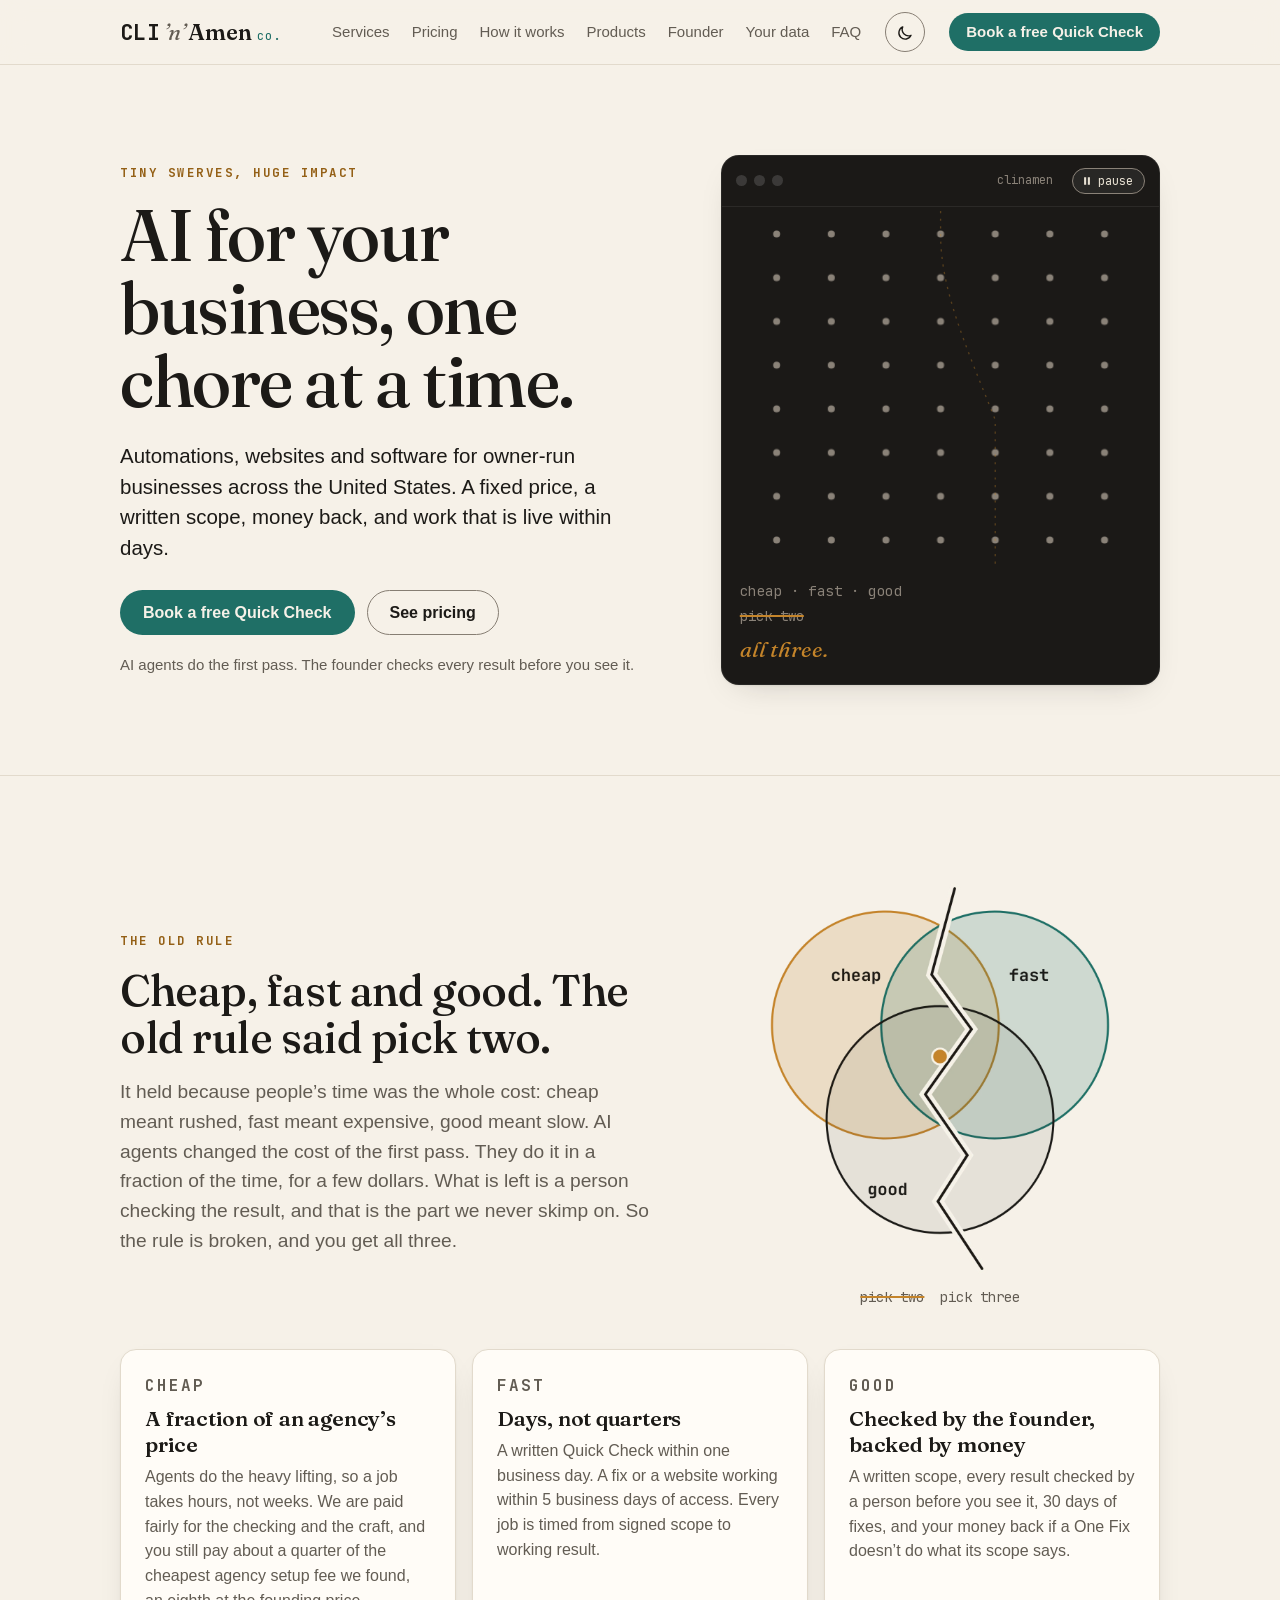
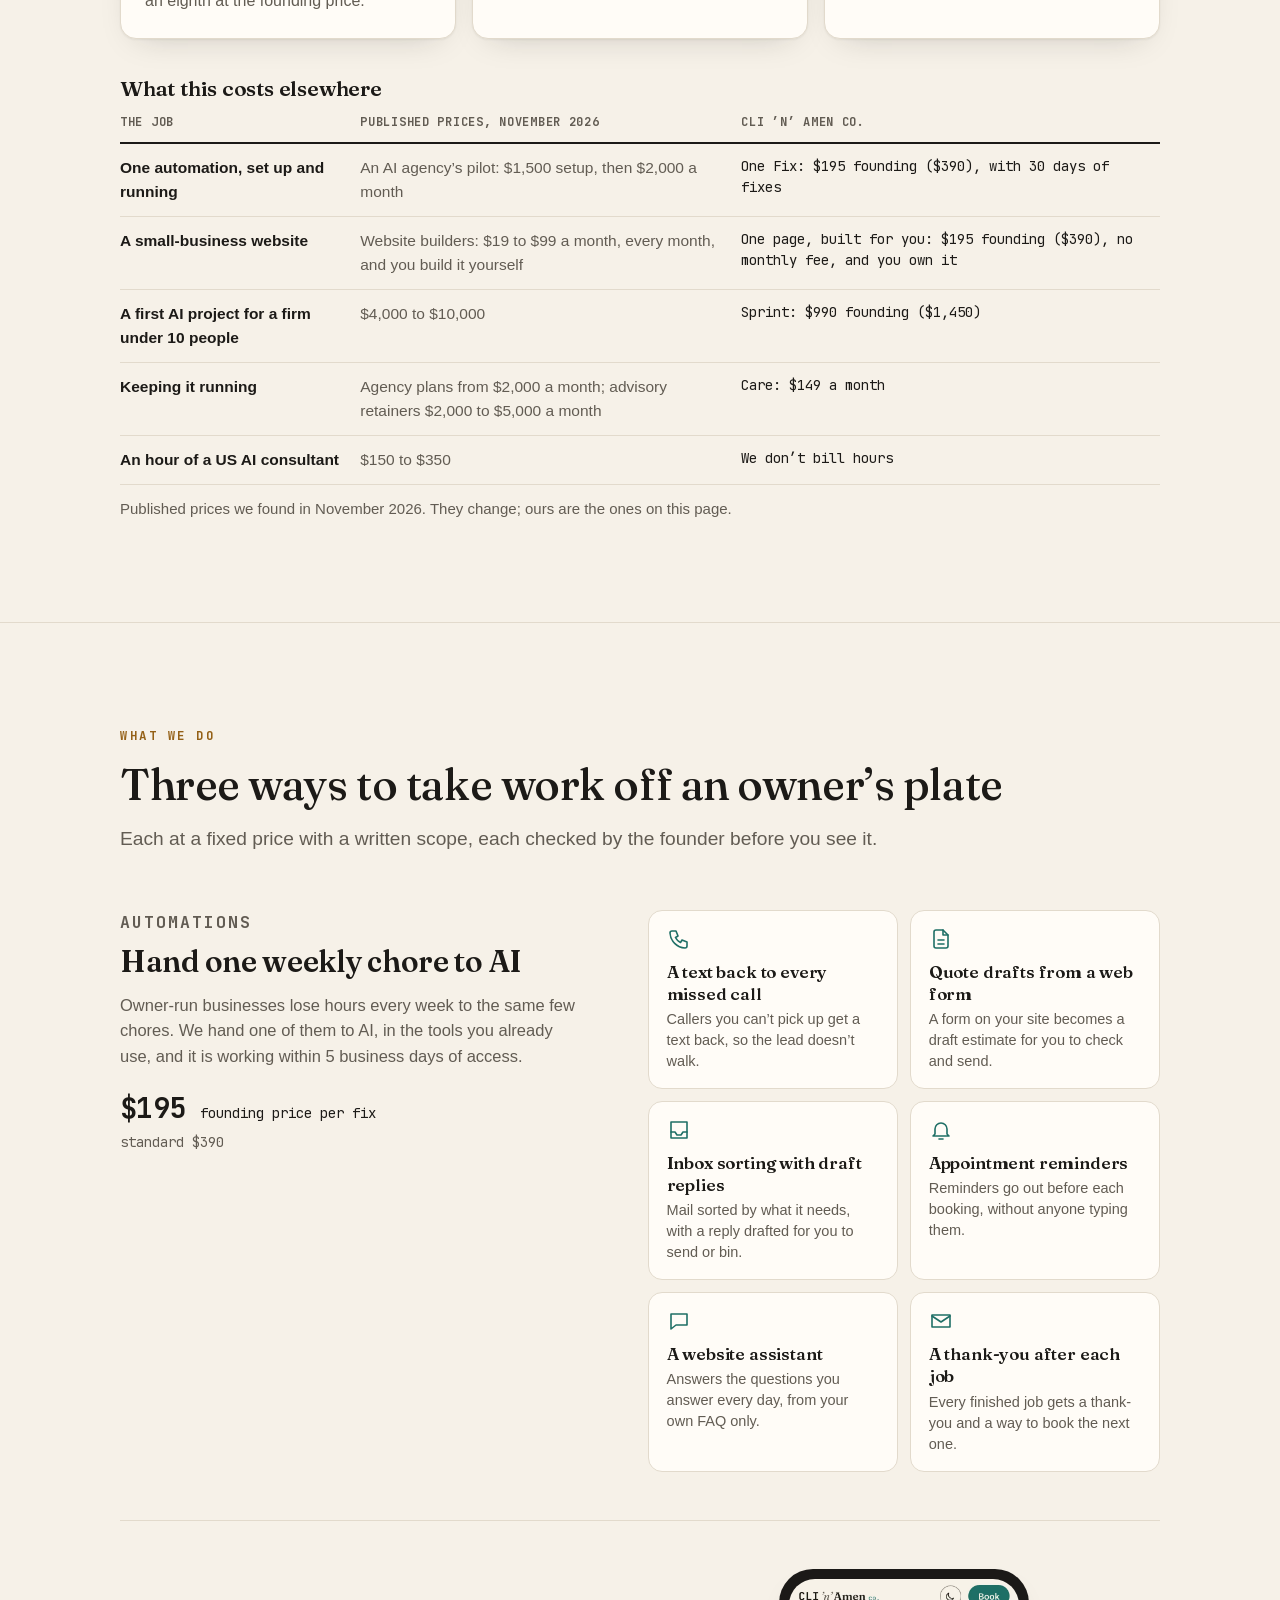
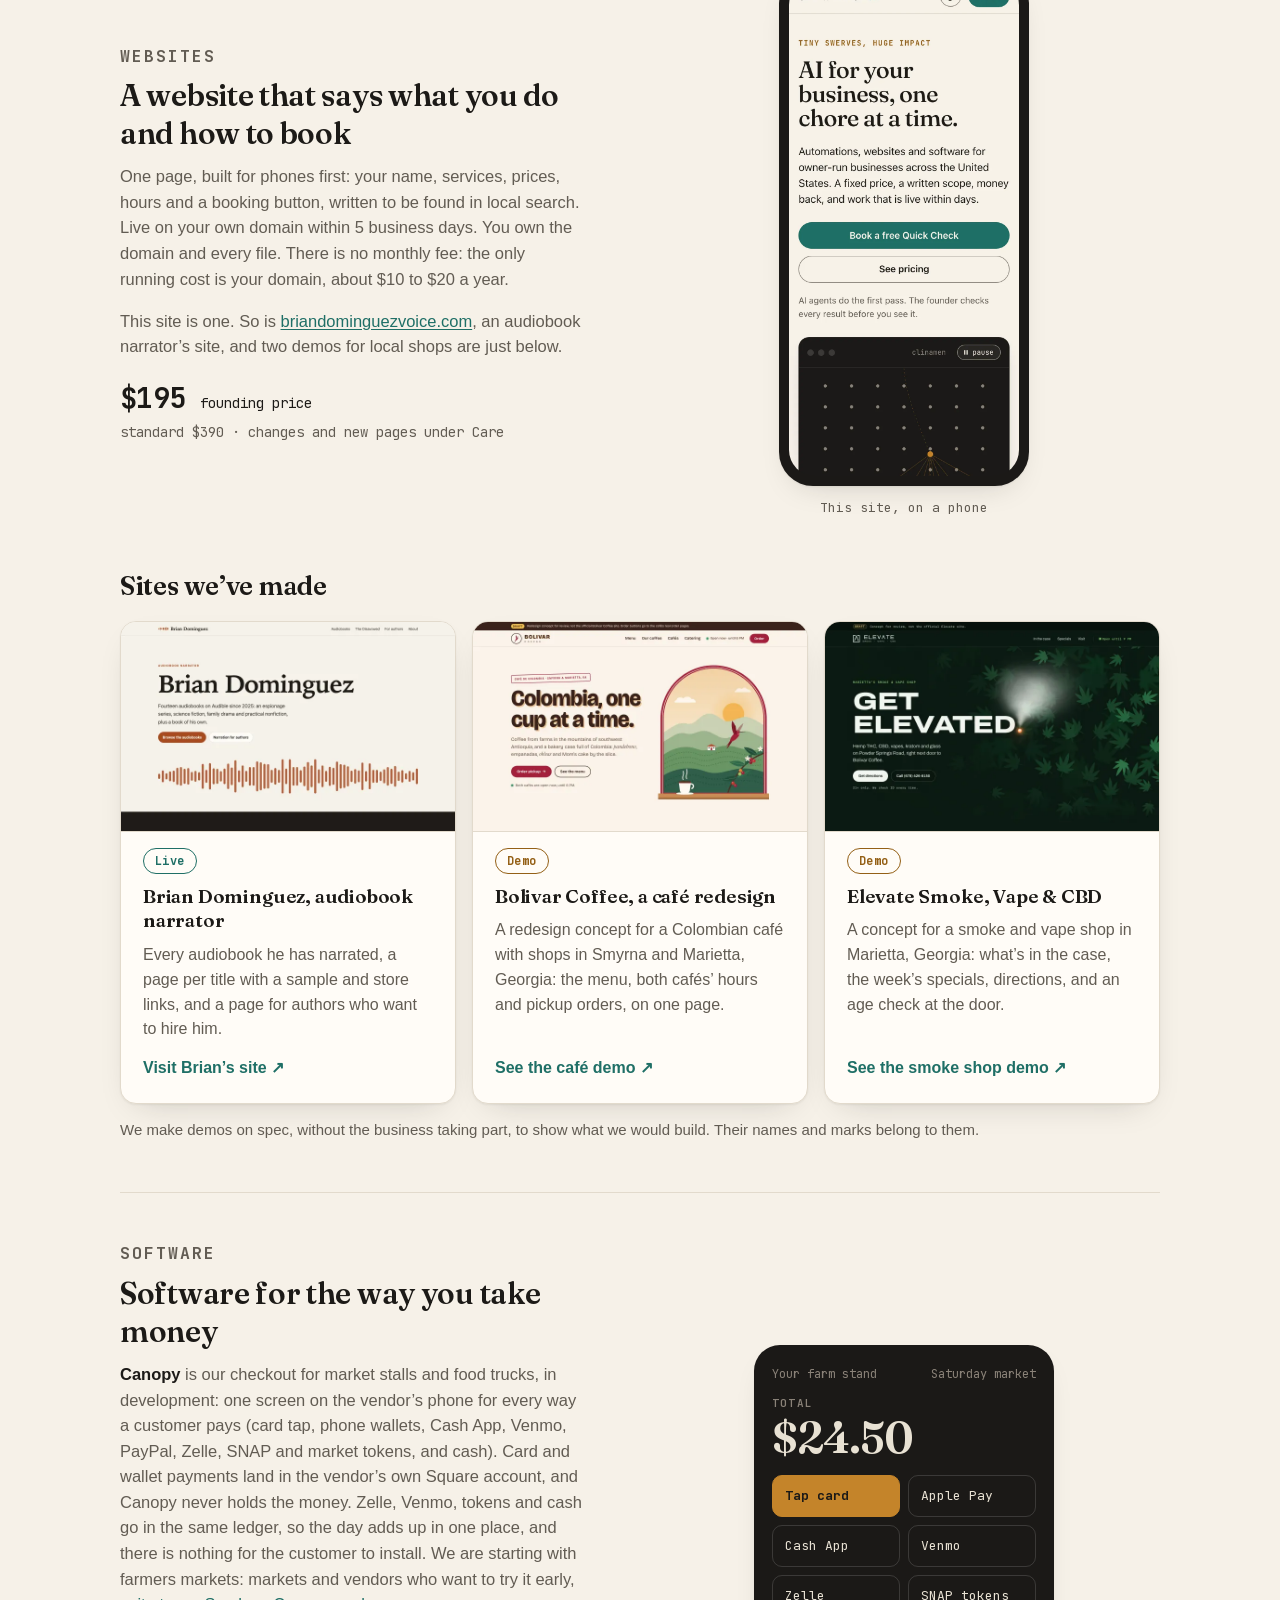
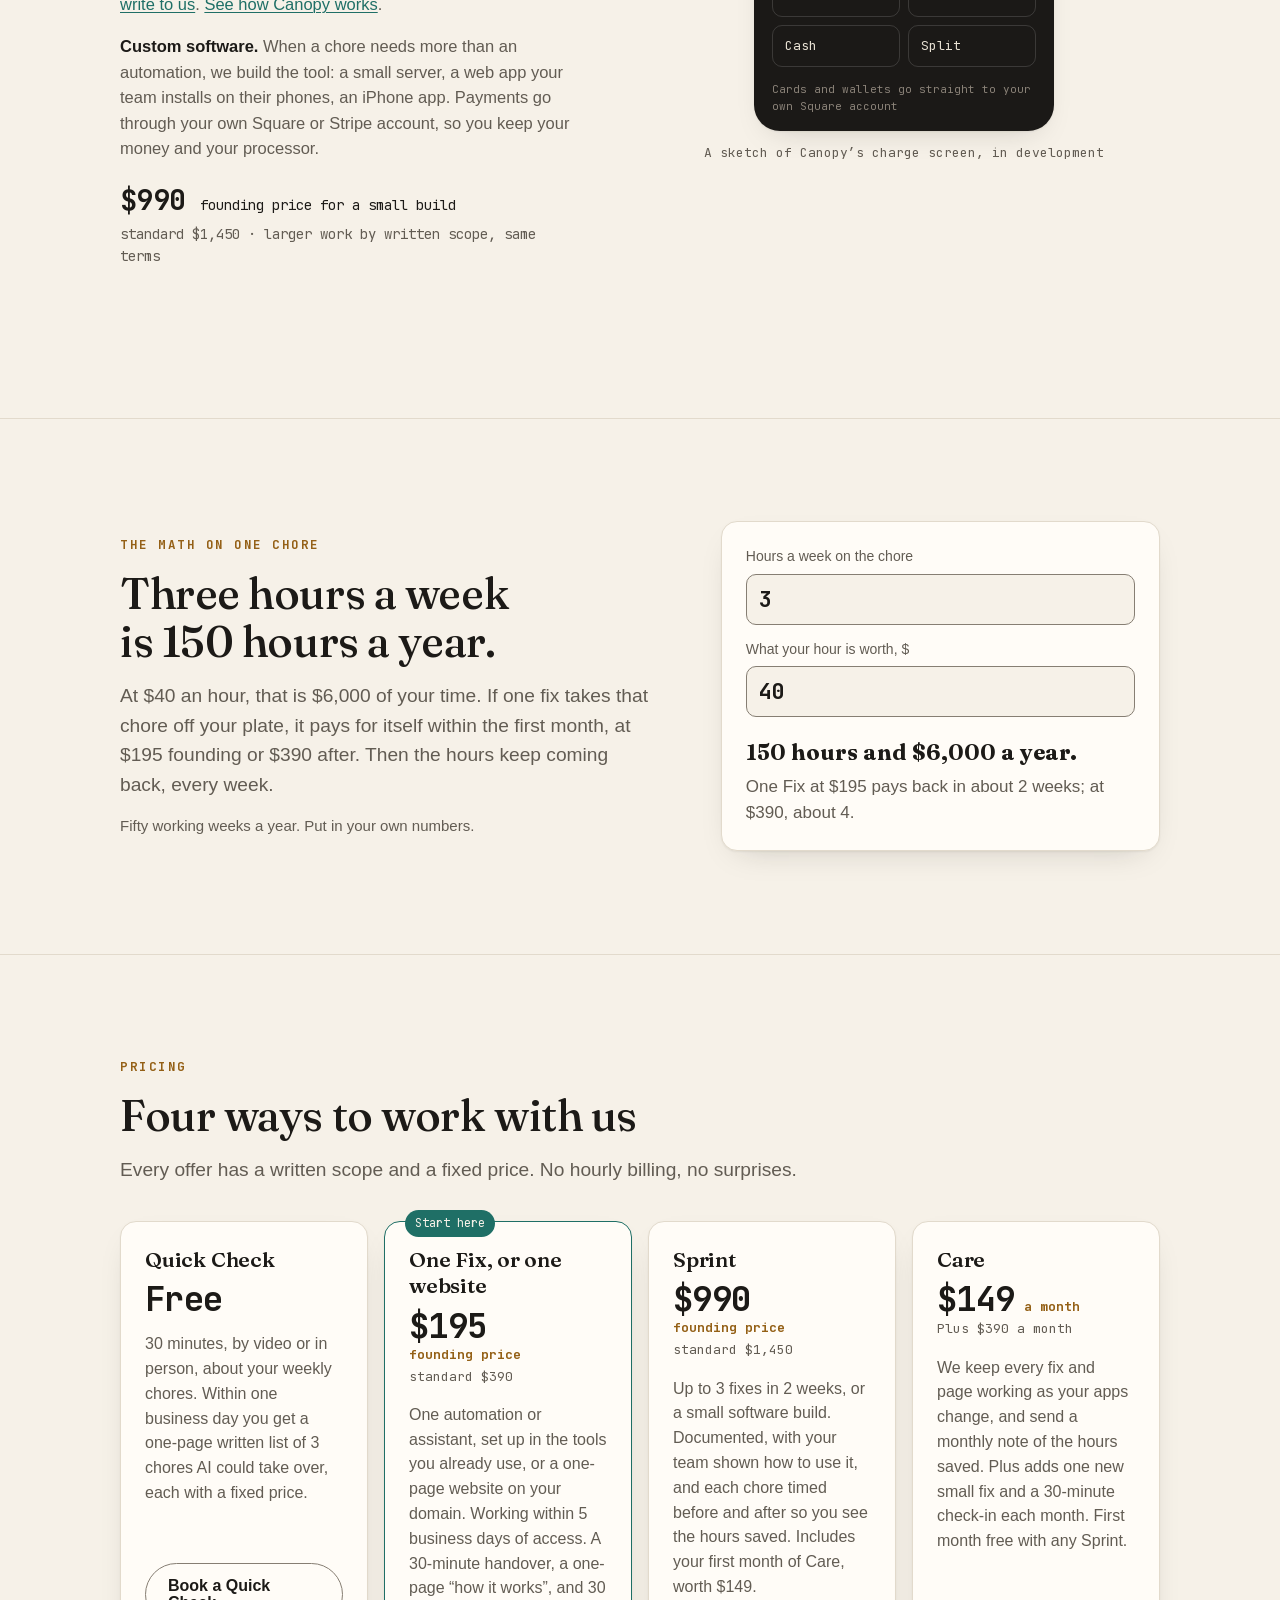
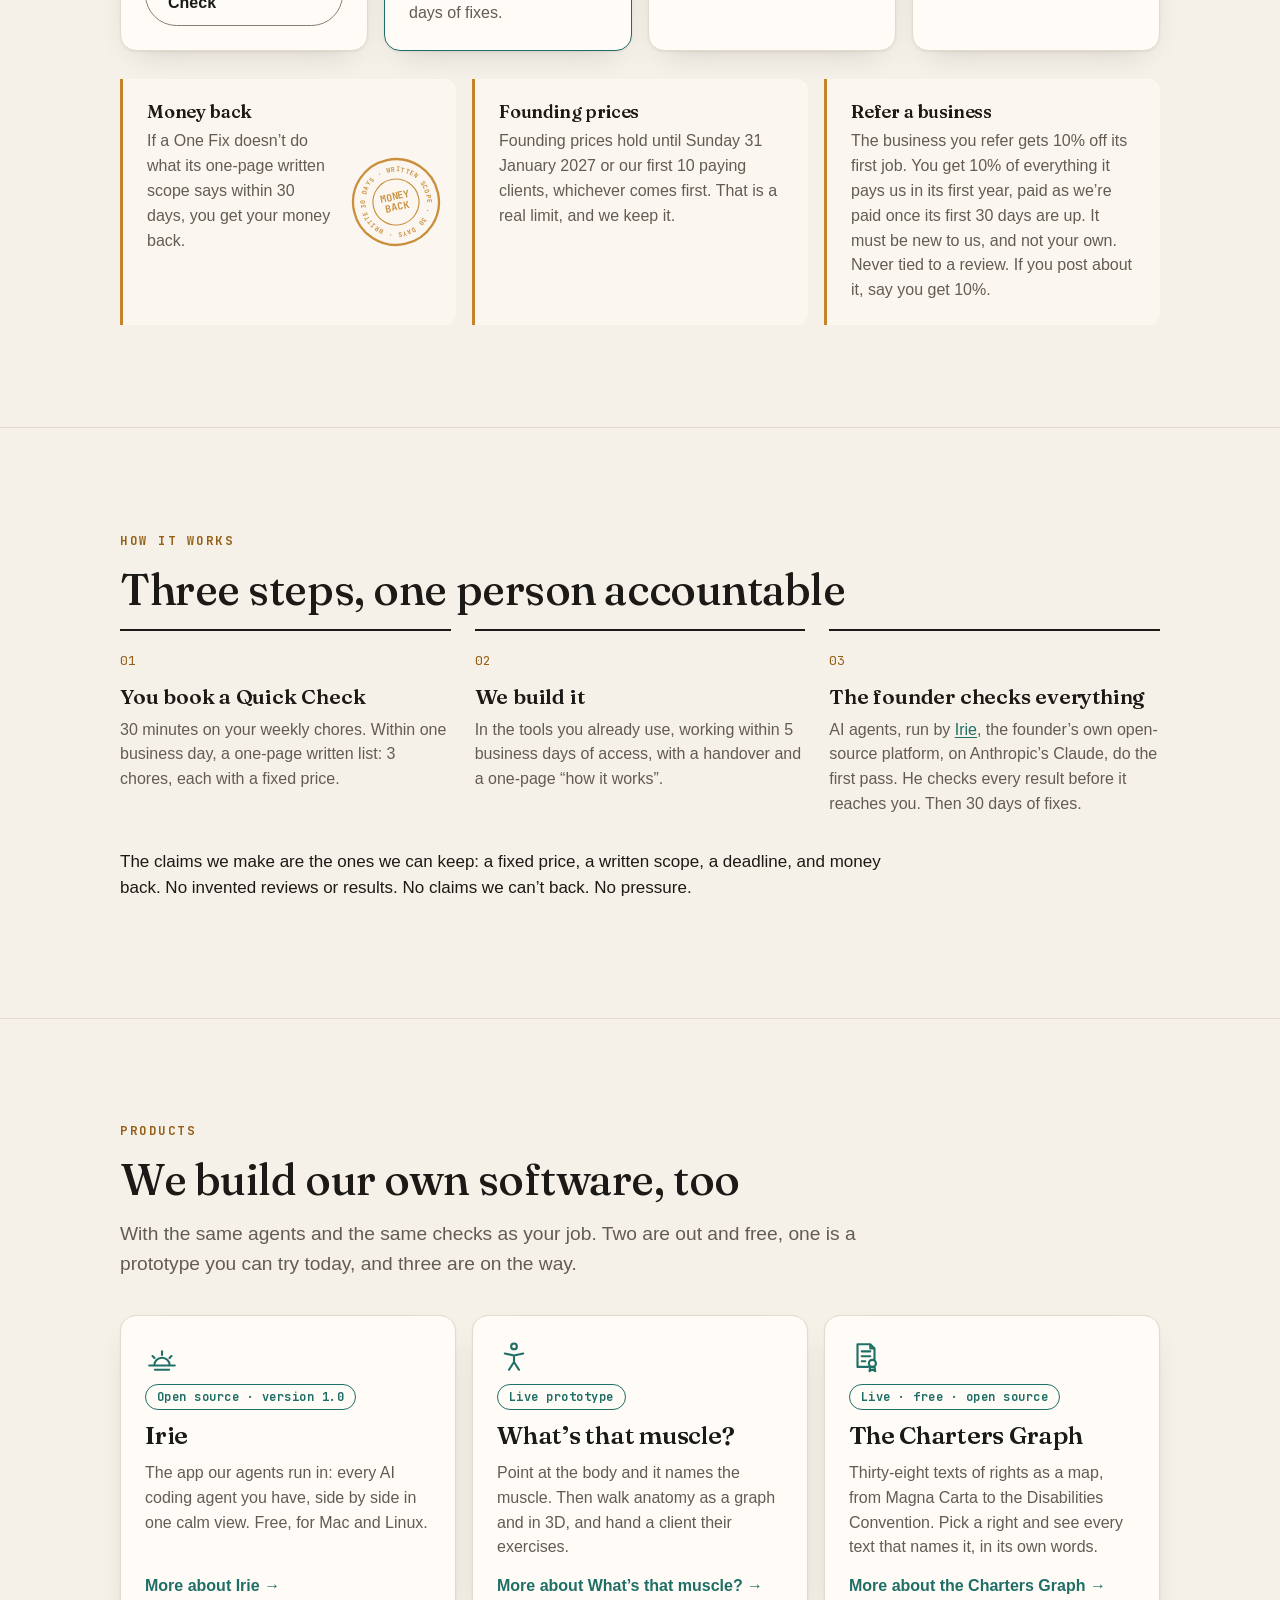
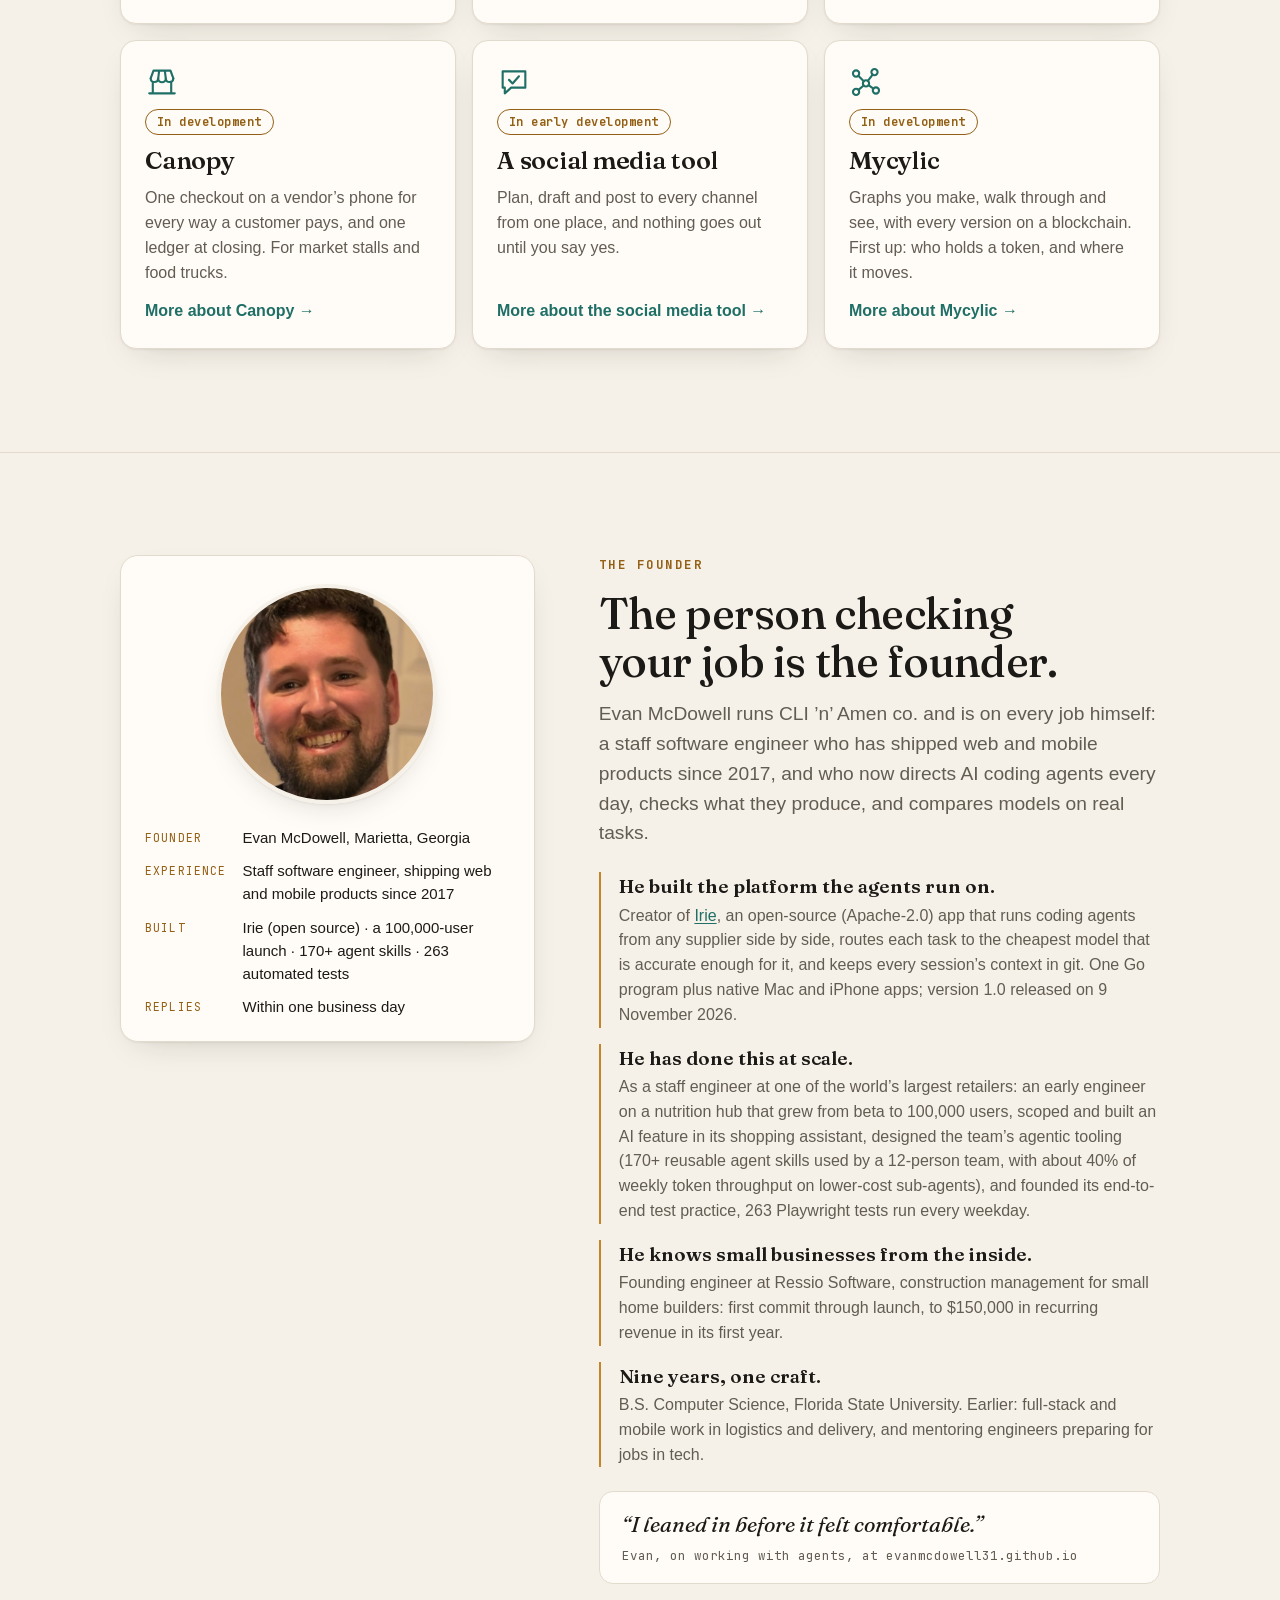
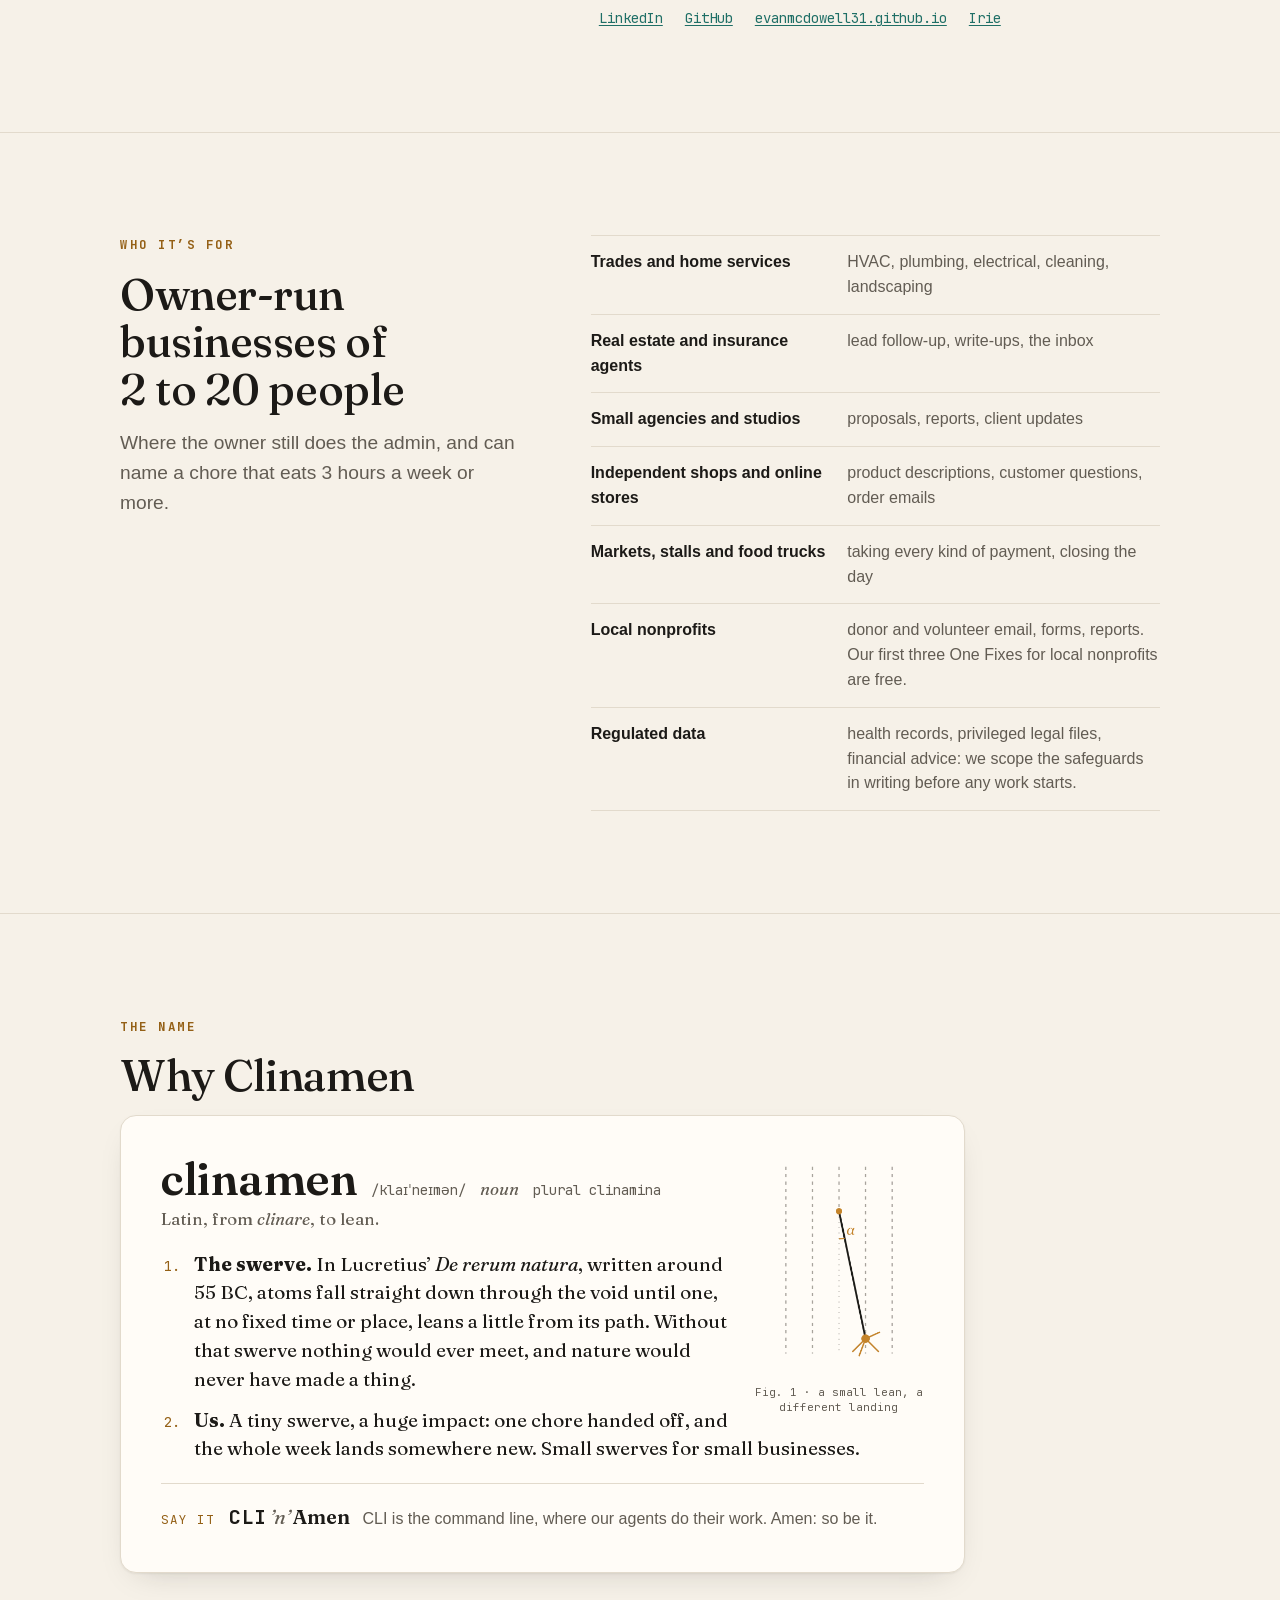
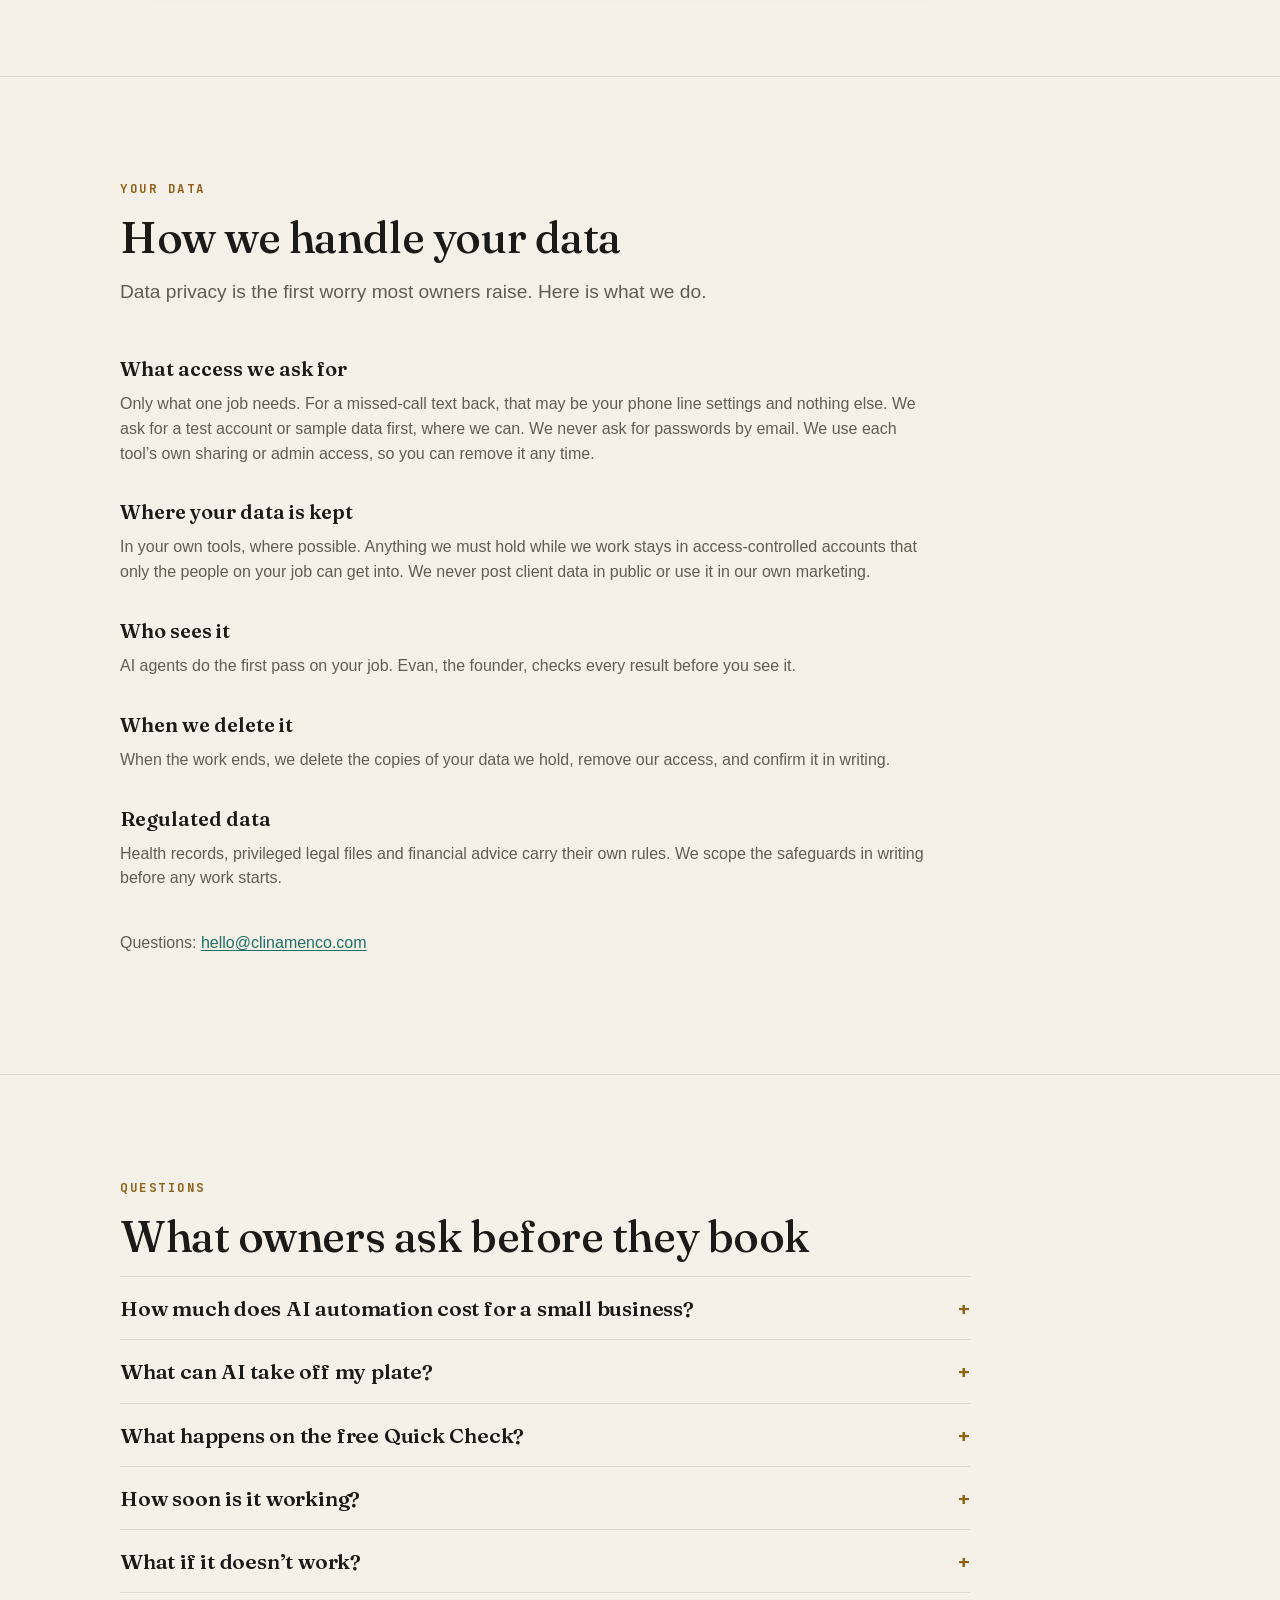
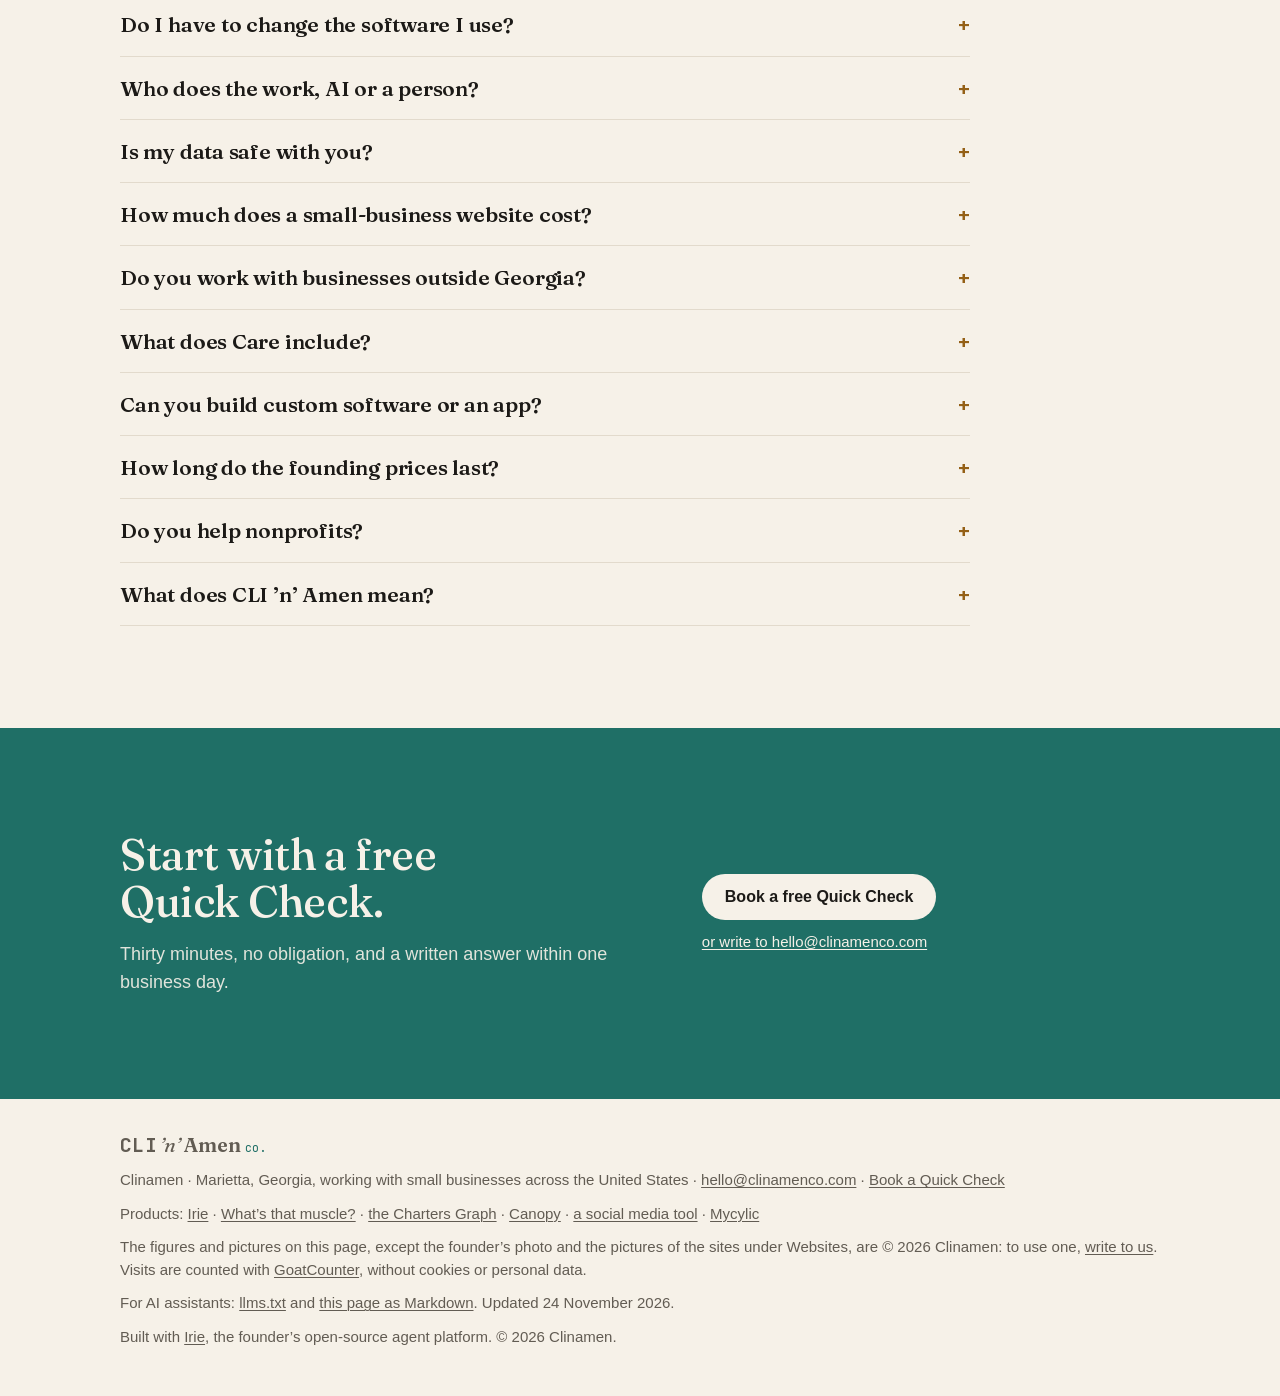
<file: docs/index.html>
<!doctype html>
<html lang="en-US">
<head>
<meta charset="utf-8">
<meta name="viewport" content="width=device-width, initial-scale=1, viewport-fit=cover">
<title>AI automation for small business · CLI ’n’ Amen co.</title>
<meta name="description" content="Fixed-price AI automations, websites and software for owner-run small businesses across the US, from $195 with money back. Start with a free Quick Check.">
<meta name="robots" content="index, follow, max-image-preview:large, max-snippet:-1, max-video-preview:-1">
<meta name="author" content="Evan McDowell">
<meta name="theme-color" content="#f6f1e8" media="(prefers-color-scheme: light)">
<meta name="theme-color" content="#131211" media="(prefers-color-scheme: dark)">
<link rel="canonical" href="https://clinamenco.com/">
<link rel="alternate" type="text/markdown" href="index.html.md" title="This page as Markdown, for AI assistants">
<meta property="og:type" content="website">
<meta property="og:site_name" content="CLI ’n’ Amen co.">
<meta property="og:locale" content="en_US">
<meta property="og:title" content="AI for your business, one chore at a time">
<meta property="og:description" content="Automations, websites and software for owner-run small businesses. A fixed price, a written scope, money back, and the founder checking every result. Start with a free 30-minute Quick Check.">
<meta property="og:url" content="https://clinamenco.com/">
<meta property="og:image" content="https://clinamenco.com/img/ai-for-your-business-one-chore-at-a-time.png">
<meta property="og:image:type" content="image/png">
<meta property="og:image:width" content="1200">
<meta property="og:image:height" content="630">
<meta property="og:image:alt" content="CLI ’n’ Amen co.: AI for your business, one chore at a time. Fixed price, written scope, money back.">
<meta name="twitter:card" content="summary_large_image">
<link rel="icon" href="favicon.ico" sizes="32x32">
<link rel="icon" href="favicon.svg" type="image/svg+xml">
<link rel="apple-touch-icon" href="apple-touch-icon.png">
<link rel="preload" href="fonts/fraunces.woff2" as="font" type="font/woff2" crossorigin>
<link rel="preload" href="fonts/jetbrains-mono.woff2" as="font" type="font/woff2" crossorigin>
<script>try{var t=localStorage.getItem("theme");if(t==="light"||t==="dark")document.documentElement.dataset.theme=t}catch(e){}</script>
<link rel="stylesheet" href="style.css">
<script src="site.js" defer></script>
<script data-goatcounter="https://clinamenco.goatcounter.com/count" async src="count.js"></script>
<script type="application/ld+json">
{"@context": "https://schema.org", "@graph": [
{"@type": "WebSite", "@id": "https://clinamenco.com/#website", "url": "https://clinamenco.com/", "name": "CLI ’n’ Amen co.", "alternateName": ["Clinamen", "CLI n Amen co.", "clinamenco.com"], "inLanguage": "en-US", "publisher": {"@id": "https://clinamenco.com/#org"}},
{"@type": "WebPage", "@id": "https://clinamenco.com/#webpage", "url": "https://clinamenco.com/", "name": "AI automation for small business · CLI ’n’ Amen co.", "description": "Fixed-price AI automations, websites and software for owner-run small businesses across the US, from $195 with money back. Start with a free Quick Check.", "inLanguage": "en-US", "isPartOf": {"@id": "https://clinamenco.com/#website"}, "about": {"@id": "https://clinamenco.com/#org"}, "primaryImageOfPage": {"@id": "https://clinamenco.com/#share-card"}, "image": [{"@id": "https://clinamenco.com/#share-card"}, {"@id": "https://clinamenco.com/#venn"}, {"@id": "https://clinamenco.com/#fig-1"}, {"@id": "https://clinamenco.com/#founder-photo"}, {"@id": "https://clinamenco.com/#phone"}], "datePublished": "2026-11-10", "dateModified": "2026-11-24"},
{"@type": "ProfessionalService", "@id": "https://clinamenco.com/#org", "name": "Clinamen", "alternateName": ["CLI ’n’ Amen co.", "CLI n Amen co."], "slogan": "Tiny swerves, huge impact", "description": "Automations, websites and software for owner-run small businesses of 2 to 20 people across the United States: a fixed price, a written scope, money back, and the founder checking every result.", "url": "https://clinamenco.com/", "email": "hello@clinamenco.com", "logo": {"@id": "https://clinamenco.com/#logo"}, "image": [{"@id": "https://clinamenco.com/#share-card"}, {"@id": "https://clinamenco.com/#logo"}], "foundingDate": "2026", "founder": {"@id": "https://clinamenco.com/#founder"}, "address": {"@type": "PostalAddress", "addressLocality": "Marietta", "addressRegion": "GA", "addressCountry": "US"}, "areaServed": {"@type": "Country", "name": "United States"}, "knowsAbout": ["AI automation", "AI agents", "Business process automation", "Small business websites", "Local search", "Custom software", "Payments for market stalls and food trucks"], "contactPoint": {"@type": "ContactPoint", "contactType": "sales", "email": "hello@clinamenco.com", "url": "https://calendly.com/clinamenco", "areaServed": "US", "availableLanguage": "English"}, "potentialAction": {"@type": "ReserveAction", "name": "Book a free Quick Check", "target": {"@type": "EntryPoint", "urlTemplate": "https://calendly.com/clinamenco", "actionPlatform": ["https://schema.org/DesktopWebPlatform", "https://schema.org/MobileWebPlatform"]}}, "hasOfferCatalog": {"@id": "https://clinamenco.com/#offers"}},
{"@type": "Person", "@id": "https://clinamenco.com/#founder", "name": "Evan McDowell", "jobTitle": "Founder", "description": "Staff software engineer, shipping web and mobile products since 2017, and creator of Irie, an open-source app that runs AI coding agents.", "url": "https://evanmcdowell31.github.io/", "image": {"@id": "https://clinamenco.com/#founder-photo"}, "worksFor": {"@id": "https://clinamenco.com/#org"}, "workLocation": {"@type": "Place", "address": {"@type": "PostalAddress", "addressLocality": "Marietta", "addressRegion": "GA", "addressCountry": "US"}}, "alumniOf": {"@type": "CollegeOrUniversity", "name": "Florida State University", "sameAs": "https://en.wikipedia.org/wiki/Florida_State_University"}, "knowsAbout": ["AI agents", "Software engineering", "Web and mobile development", "End-to-end testing"], "sameAs": ["https://www.linkedin.com/in/evanmcdowell31", "https://github.com/EvanMcDowell31", "https://evanmcdowell31.github.io/"]},
{"@type": "SoftwareSourceCode", "@id": "https://clinamenco.com/#irie", "name": "Irie", "codeRepository": "https://github.com/irie-people/irie", "url": "https://irie-people.github.io/irie/", "license": "https://www.apache.org/licenses/LICENSE-2.0", "programmingLanguage": "Go", "creator": {"@id": "https://clinamenco.com/#founder"}, "description": "An open-source app that runs coding agents from any supplier side by side, routes each task to the cheapest model accurate enough for it, and keeps every session’s context in git."},
{"@type": "Service", "@id": "https://clinamenco.com/#automations", "name": "AI automations", "serviceType": "AI automation for small business", "description": "One weekly chore handed to AI in the tools you already use, working within 5 business days of access: a text back to every missed call, quote drafts from a web form, inbox sorting with draft replies, appointment reminders, a website assistant that answers from your own FAQ, or a thank-you after each job.", "provider": {"@id": "https://clinamenco.com/#org"}, "areaServed": {"@type": "Country", "name": "United States"}, "url": "https://clinamenco.com/#automations", "audience": {"@type": "BusinessAudience", "audienceType": "Owner-run small businesses", "numberOfEmployees": {"@type": "QuantitativeValue", "minValue": 2, "maxValue": 20}}},
{"@type": "Service", "@id": "https://clinamenco.com/#websites", "name": "One-page websites", "serviceType": "Small business website design", "description": "One page, built for phones first, with your name, services, prices, hours and a booking button, written to be found in local search. Live on your own domain within 5 business days, with no monthly fee.", "provider": {"@id": "https://clinamenco.com/#org"}, "areaServed": {"@type": "Country", "name": "United States"}, "url": "https://clinamenco.com/#websites", "audience": {"@type": "BusinessAudience", "audienceType": "Owner-run small businesses", "numberOfEmployees": {"@type": "QuantitativeValue", "minValue": 2, "maxValue": 20}}},
{"@type": "Service", "@id": "https://clinamenco.com/#software", "name": "Custom software", "serviceType": "Custom software development", "description": "A small server, a web app your team installs on their phones, or an iPhone app, with payments through your own Square or Stripe account. Canopy, a checkout for market stalls and food trucks, is in development.", "provider": {"@id": "https://clinamenco.com/#org"}, "areaServed": {"@type": "Country", "name": "United States"}, "url": "https://clinamenco.com/#software", "audience": {"@type": "BusinessAudience", "audienceType": "Owner-run small businesses", "numberOfEmployees": {"@type": "QuantitativeValue", "minValue": 2, "maxValue": 20}}},
{"@type": "OfferCatalog", "@id": "https://clinamenco.com/#offers", "name": "Services and prices", "itemListElement": [
  {"@type": "Offer", "name": "Quick Check", "price": "0", "priceCurrency": "USD", "url": "https://calendly.com/clinamenco", "itemOffered": {"@type": "Service", "name": "Quick Check", "serviceType": "AI automation consultation", "description": "30 minutes, by video or in person, about your weekly chores. Within one business day, a one-page written list of 3 chores AI could take over, each with a fixed price.", "provider": {"@id": "https://clinamenco.com/#org"}, "areaServed": {"@type": "Country", "name": "United States"}}},
  {"@type": "Offer", "name": "One Fix", "price": "195", "priceCurrency": "USD", "priceValidUntil": "2027-01-31", "priceSpecification": [{"@type": "UnitPriceSpecification", "name": "Founding price, until 31 January 2027 or the first 10 paying clients", "price": "195", "priceCurrency": "USD", "validThrough": "2027-01-31"}, {"@type": "UnitPriceSpecification", "name": "Standard price", "priceType": "https://schema.org/ListPrice", "price": "390", "priceCurrency": "USD"}], "url": "https://clinamenco.com/#pricing", "itemOffered": {"@id": "https://clinamenco.com/#automations"}},
  {"@type": "Offer", "name": "One-page website", "price": "195", "priceCurrency": "USD", "priceValidUntil": "2027-01-31", "priceSpecification": [{"@type": "UnitPriceSpecification", "name": "Founding price, until 31 January 2027 or the first 10 paying clients", "price": "195", "priceCurrency": "USD", "validThrough": "2027-01-31"}, {"@type": "UnitPriceSpecification", "name": "Standard price", "priceType": "https://schema.org/ListPrice", "price": "390", "priceCurrency": "USD"}], "url": "https://clinamenco.com/#websites", "itemOffered": {"@id": "https://clinamenco.com/#websites"}},
  {"@type": "Offer", "name": "Sprint", "price": "990", "priceCurrency": "USD", "priceValidUntil": "2027-01-31", "priceSpecification": [{"@type": "UnitPriceSpecification", "name": "Founding price, until 31 January 2027 or the first 10 paying clients", "price": "990", "priceCurrency": "USD", "validThrough": "2027-01-31"}, {"@type": "UnitPriceSpecification", "name": "Standard price", "priceType": "https://schema.org/ListPrice", "price": "1450", "priceCurrency": "USD"}], "url": "https://clinamenco.com/#pricing", "itemOffered": {"@type": "Service", "name": "Sprint", "description": "Up to 3 fixes in 2 weeks, or a small software build. Documented, with your team shown how to use it, and each chore timed before and after. Includes the first month of Care.", "provider": {"@id": "https://clinamenco.com/#org"}, "areaServed": {"@type": "Country", "name": "United States"}}},
  {"@type": "Offer", "name": "Small software build", "price": "990", "priceCurrency": "USD", "priceValidUntil": "2027-01-31", "priceSpecification": [{"@type": "UnitPriceSpecification", "name": "Founding price, until 31 January 2027 or the first 10 paying clients", "price": "990", "priceCurrency": "USD", "validThrough": "2027-01-31"}, {"@type": "UnitPriceSpecification", "name": "Standard price", "priceType": "https://schema.org/ListPrice", "price": "1450", "priceCurrency": "USD"}], "url": "https://clinamenco.com/#software", "itemOffered": {"@id": "https://clinamenco.com/#software"}},
  {"@type": "Offer", "name": "Care", "price": "149", "priceCurrency": "USD", "priceSpecification": {"@type": "UnitPriceSpecification", "price": "149", "priceCurrency": "USD", "unitCode": "MON", "unitText": "month"}, "url": "https://clinamenco.com/#pricing", "itemOffered": {"@type": "Service", "name": "Care", "description": "We keep every fix and page working as your apps change, and send a monthly note of the hours saved.", "provider": {"@id": "https://clinamenco.com/#org"}, "areaServed": {"@type": "Country", "name": "United States"}}},
  {"@type": "Offer", "name": "Care Plus", "price": "390", "priceCurrency": "USD", "priceSpecification": {"@type": "UnitPriceSpecification", "price": "390", "priceCurrency": "USD", "unitCode": "MON", "unitText": "month"}, "url": "https://clinamenco.com/#pricing", "itemOffered": {"@type": "Service", "name": "Care Plus", "description": "Care, plus one new small fix and a 30-minute check-in each month.", "provider": {"@id": "https://clinamenco.com/#org"}, "areaServed": {"@type": "Country", "name": "United States"}}}
 ]},
{"@type": "ImageObject", "@id": "https://clinamenco.com/#logo", "contentUrl": "https://clinamenco.com/img/cli-n-amen-co-logo.png", "width": 512, "height": 512, "caption": "CLI ’n’ Amen co.: a falling atom that swerves", "creator": {"@id": "https://clinamenco.com/#org"}, "creditText": "CLI ’n’ Amen co.", "copyrightNotice": "© 2026 Clinamen", "license": "https://clinamenco.com/#pictures", "acquireLicensePage": "https://clinamenco.com/#pictures"},
{"@type": "ImageObject", "@id": "https://clinamenco.com/#share-card", "contentUrl": "https://clinamenco.com/img/ai-for-your-business-one-chore-at-a-time.png", "width": 1200, "height": 630, "caption": "CLI ’n’ Amen co.: AI for your business, one chore at a time", "creator": {"@id": "https://clinamenco.com/#org"}, "creditText": "CLI ’n’ Amen co.", "copyrightNotice": "© 2026 Clinamen", "license": "https://clinamenco.com/#pictures", "acquireLicensePage": "https://clinamenco.com/#pictures"},
{"@type": "ImageObject", "@id": "https://clinamenco.com/#venn", "contentUrl": "https://clinamenco.com/img/cheap-fast-good-venn-diagram-pick-three.webp", "width": 1200, "height": 1140, "caption": "Cheap, fast and good: pick three, not two", "creator": {"@id": "https://clinamenco.com/#org"}, "creditText": "CLI ’n’ Amen co.", "copyrightNotice": "© 2026 Clinamen", "license": "https://clinamenco.com/#pictures", "acquireLicensePage": "https://clinamenco.com/#pictures"},
{"@type": "ImageObject", "@id": "https://clinamenco.com/#fig-1", "contentUrl": "https://clinamenco.com/img/clinamen-swerve-diagram.webp", "width": 640, "height": 840, "caption": "Fig. 1, the clinamen: a small lean, a different landing", "creator": {"@id": "https://clinamenco.com/#org"}, "creditText": "CLI ’n’ Amen co.", "copyrightNotice": "© 2026 Clinamen", "license": "https://clinamenco.com/#pictures", "acquireLicensePage": "https://clinamenco.com/#pictures"},
{"@type": "ImageObject", "@id": "https://clinamenco.com/#founder-photo", "contentUrl": "https://clinamenco.com/img/evan-mcdowell.jpg", "width": 520, "height": 520, "caption": "Evan McDowell, founder of CLI ’n’ Amen co."},
{"@type": "ImageObject", "@id": "https://clinamenco.com/#phone", "contentUrl": "https://clinamenco.com/img/small-business-website-on-a-phone.webp", "width": 780, "height": 1688, "caption": "This website on a phone", "creator": {"@id": "https://clinamenco.com/#org"}, "creditText": "CLI ’n’ Amen co.", "copyrightNotice": "© 2026 Clinamen", "license": "https://clinamenco.com/#pictures", "acquireLicensePage": "https://clinamenco.com/#pictures"}
]}
</script>
</head>
<body>
<a class="skip" href="#main">Skip to content</a>

<header class="top" id="top">
  <div class="wrap bar">
    <a class="brand" href="#top" aria-label="CLI ’n’ Amen co., home">
      <span class="b-cli">CLI</span><span class="b-n">’n’</span><span class="b-amen">Amen</span><span class="b-co">co.</span>
    </a>
    <nav class="nav" aria-label="Sections">
      <a href="#whatdo">Services</a>
      <a href="#pricing">Pricing</a>
      <a href="#how">How it works</a>
      <a href="#products">Products</a>
      <a href="#owner">Founder</a>
      <a href="#data">Your data</a>
      <a href="#faq">FAQ</a>
    </nav>
    <button class="theme-toggle" id="theme-toggle" type="button" aria-label="Switch to dark theme" title="Switch to dark theme" hidden>
      <svg class="i-moon" viewBox="0 0 24 24" aria-hidden="true" focusable="false"><path d="M19 15.5A8 8 0 0 1 8.5 5a8 8 0 1 0 10.5 10.5z"/></svg>
      <svg class="i-sun" viewBox="0 0 24 24" aria-hidden="true" focusable="false"><circle cx="12" cy="12" r="4.2"/><path d="M12 2.5v2.2M12 19.3v2.2M4.6 4.6l1.6 1.6M17.8 17.8l1.6 1.6M2.5 12h2.2M19.3 12h2.2M4.6 19.4l1.6-1.6M17.8 6.2l1.6-1.6"/></svg>
    </button>
    <a class="btn small" href="https://calendly.com/clinamenco"><span>Book<span class="long"> a free Quick Check</span></span></a>
  </div>
</header>

<main id="main">

<section class="hero">
  <div class="wrap hero-grid">
    <div class="hero-copy">
      <p class="kicker">Tiny swerves, huge impact</p>
      <h1>AI for your business, one chore at a&nbsp;time.</h1>
      <p class="lede">Automations, websites and software for owner-run businesses across the United States. A fixed price, a written scope, money back, and work that is live within days.</p>
      <div class="cta">
        <a class="btn" href="https://calendly.com/clinamenco">Book a free Quick Check</a>
        <a class="btn ghost" href="#pricing">See pricing</a>
      </div>
      <p class="fine">AI agents do the first pass. The founder checks every result before you see it.</p>
    </div>

    <div class="swerve">
      <div class="term">
        <div class="term-bar"><span></span><span></span><span></span><em aria-hidden="true">clinamen</em><button class="term-pause" type="button" hidden><svg viewBox="0 0 12 12" aria-hidden="true"><path class="i-pause" d="M2.5 1.5h2.5v9H2.5zM7 1.5h2.5v9H7z"/><path class="i-play" d="M3 1.5v9l7.5-4.5z"/></svg><span class="tp-word">pause</span><span class="sr-only"> the animation</span></button></div>
        <svg class="atoms" viewBox="0 0 400 400" preserveAspectRatio="xMidYMid slice" aria-hidden="true">
          <defs>
            <pattern id="col" x="0" y="0" width="400" height="40" patternUnits="userSpaceOnUse">
              <circle cx="50" cy="20" r="3.2"/><circle cx="100" cy="20" r="3.2"/><circle cx="150" cy="20" r="3.2"/>
              <circle cx="200" cy="20" r="3.2"/><circle cx="250" cy="20" r="3.2"/><circle cx="300" cy="20" r="3.2"/><circle cx="350" cy="20" r="3.2"/>
            </pattern>
          </defs>
          <g class="fall"><rect x="0" y="-40" width="400" height="480" fill="url(#col)"/></g>
          <path class="trace" d="M200 -10 V60 C200 110 222 160 250 230 V410"/>
          <circle class="atom" r="5.5"/>
          <g class="rays">
            <line x1="250" y1="230" x2="170" y2="360"/>
            <line x1="250" y1="230" x2="205" y2="390"/>
            <line x1="250" y1="230" x2="240" y2="398"/>
            <line x1="250" y1="230" x2="275" y2="396"/>
            <line x1="250" y1="230" x2="310" y2="382"/>
            <line x1="250" y1="230" x2="345" y2="350"/>
            <line x1="250" y1="230" x2="375" y2="300"/>
            <line x1="250" y1="230" x2="135" y2="315"/>
          </g>
          <g class="burst">
            <circle cx="250" cy="230" r="3.4" style="--dx:-80px;--dy:130px"/>
            <circle cx="250" cy="230" r="3.4" style="--dx:-45px;--dy:160px"/>
            <circle cx="250" cy="230" r="3.4" style="--dx:-10px;--dy:168px"/>
            <circle cx="250" cy="230" r="3.4" style="--dx:25px;--dy:166px"/>
            <circle cx="250" cy="230" r="3.4" style="--dx:60px;--dy:152px"/>
            <circle cx="250" cy="230" r="3.4" style="--dx:95px;--dy:120px"/>
            <circle cx="250" cy="230" r="3.4" style="--dx:125px;--dy:70px"/>
            <circle cx="250" cy="230" r="3.4" style="--dx:-115px;--dy:85px"/>
            <circle class="g2" cx="250" cy="230" r="2.4" style="--dx:-145px;--dy:150px"/>
            <circle class="g2" cx="250" cy="230" r="2.4" style="--dx:-100px;--dy:172px"/>
            <circle class="g2" cx="250" cy="230" r="2.4" style="--dx:-55px;--dy:175px"/>
            <circle class="g2" cx="250" cy="230" r="2.4" style="--dx:0px;--dy:178px"/>
            <circle class="g2" cx="250" cy="230" r="2.4" style="--dx:55px;--dy:172px"/>
            <circle class="g2" cx="250" cy="230" r="2.4" style="--dx:100px;--dy:165px"/>
            <circle class="g2" cx="250" cy="230" r="2.4" style="--dx:140px;--dy:130px"/>
            <circle class="g2" cx="250" cy="230" r="2.4" style="--dx:-150px;--dy:100px"/>
          </g>
        </svg>
        <div class="term-lines" aria-hidden="true">
          <p class="term-dim">cheap · fast · good</p>
          <p class="term-err">pick two</p>
          <p class="term-out">all three.</p>
        </div>
      </div>
    </div>
  </div>
</section>

<section class="three" id="three">
  <div class="wrap">
    <div class="three-grid">
      <div class="three-copy">
        <p class="kicker">The old rule</p>
        <h2>Cheap, fast and good. The old rule said pick two.</h2>
        <p class="intro">It held because people’s time was the whole cost: cheap meant rushed, fast meant expensive, good meant slow. AI agents changed the cost of the first pass. They do it in a fraction of the time, for a few dollars. What is left is a person checking the result, and that is the part we never skimp on. So the rule is broken, and you get all three.</p>
      </div>
      <figure class="venn">
        <picture>
          <source srcset="img/cheap-fast-good-venn-diagram-pick-three-dark.webp" media="(prefers-color-scheme: dark)">
          <img src="img/cheap-fast-good-venn-diagram-pick-three.webp" width="1200" height="1140" alt="A Venn diagram of three overlapping circles, cheap, fast and good, split by a lightning-bolt crack, with the swerving atom at the center where all three meet." loading="lazy" decoding="async">
        </picture>
        <figcaption><s><span class="sr-only">Not </span>pick two</s><span class="sr-only">, but</span> pick three</figcaption>
      </figure>
    </div>
    <ul class="cards three-cards" role="list">
      <li>
        <p class="lbl">Cheap</p>
        <h3>A fraction of an agency’s price</h3>
        <p>Agents do the heavy lifting, so a job takes hours, not weeks. We are paid fairly for the checking and the craft, and you still pay about a quarter of the cheapest agency setup fee we found, an eighth at the founding price.</p>
      </li>
      <li>
        <p class="lbl">Fast</p>
        <h3>Days, not quarters</h3>
        <p>A written Quick Check within one business day. A fix or a website working within 5 business days of access. Every job is timed from signed scope to working result.</p>
      </li>
      <li>
        <p class="lbl">Good</p>
        <h3>Checked by the founder, backed by money</h3>
        <p>A written scope, every result checked by a person before you see it, 30 days of fixes, and your money back if a One Fix doesn’t do what its scope says.</p>
      </li>
    </ul>
    <div class="compare" id="compare">
      <h3 id="compare-title">What this costs elsewhere</h3>
      <table aria-labelledby="compare-title">
        <thead>
          <tr><th scope="col">The job</th><th scope="col">Published prices, November 2026</th><th scope="col">CLI ’n’ Amen co.</th></tr>
        </thead>
        <tbody>
          <tr>
            <th scope="row">One automation, set up and running</th>
            <td data-label="Published prices">An AI agency’s pilot: $1,500 setup, then $2,000 a month</td>
            <td data-label="With us">One Fix: $195 founding ($390), with 30 days of fixes</td>
          </tr>
          <tr>
            <th scope="row">A small-business website</th>
            <td data-label="Published prices">Website builders: $19 to $99 a month, every month, and you build it yourself</td>
            <td data-label="With us">One page, built for you: $195 founding ($390), no monthly fee, and you own it</td>
          </tr>
          <tr>
            <th scope="row">A first AI project for a firm under 10 people</th>
            <td data-label="Published prices">$4,000 to $10,000</td>
            <td data-label="With us">Sprint: $990 founding ($1,450)</td>
          </tr>
          <tr>
            <th scope="row">Keeping it running</th>
            <td data-label="Published prices">Agency plans from $2,000 a month; advisory retainers $2,000 to $5,000 a month</td>
            <td data-label="With us">Care: $149 a month</td>
          </tr>
          <tr>
            <th scope="row">An hour of a US AI consultant</th>
            <td data-label="Published prices">$150 to $350</td>
            <td data-label="With us">We don’t bill hours</td>
          </tr>
        </tbody>
      </table>
      <p class="fine">Published prices we found in November 2026. They change; ours are the ones on this page.</p>
    </div>
  </div>
</section>

<section class="whatdo" id="whatdo">
  <div class="wrap">
    <p class="kicker">What we do</p>
    <h2>Three ways to take work off an owner’s plate</h2>
    <p class="intro">Each at a fixed price with a written scope, each checked by the founder before you see it.</p>

    <div class="line" id="automations">
      <div class="line-copy">
        <p class="lbl">Automations</p>
        <h3>Hand one weekly chore to AI</h3>
        <p>Owner-run businesses lose hours every week to the same few chores. We hand one of them to AI, in the tools you already use, and it is working within 5 business days of access.</p>
        <p class="line-price"><b>$195</b> founding price per fix <span>standard $390</span></p>
      </div>
      <ul class="mini-cards" role="list">
        <li><svg viewBox="0 0 24 24" aria-hidden="true"><path d="M5 4h4l2 5-2.5 1.5a11 11 0 0 0 5 5L15 13l5 2v4a2 2 0 0 1-2 2A16 16 0 0 1 3 6a2 2 0 0 1 2-2z"/></svg><h4>A text back to every missed call</h4><p>Callers you can’t pick up get a text back, so the lead doesn’t walk.</p></li>
        <li><svg viewBox="0 0 24 24" aria-hidden="true"><path d="M14 3H7a2 2 0 0 0-2 2v14a2 2 0 0 0 2 2h10a2 2 0 0 0 2-2V8z"/><path d="M14 3v5h5M9 13h6M9 17h6"/></svg><h4>Quote drafts from a web form</h4><p>A form on your site becomes a draft estimate for you to check and send.</p></li>
        <li><svg viewBox="0 0 24 24" aria-hidden="true"><path d="M4 4h16v16H4z"/><path d="M4 14h4l2 3h4l2-3h4"/></svg><h4>Inbox sorting with draft replies</h4><p>Mail sorted by what it needs, with a reply drafted for you to send or bin.</p></li>
        <li><svg viewBox="0 0 24 24" aria-hidden="true"><path d="M6 16v-5a6 6 0 0 1 12 0v5l2 2H4z"/><path d="M10 21h4"/></svg><h4>Appointment reminders</h4><p>Reminders go out before each booking, without anyone typing them.</p></li>
        <li><svg viewBox="0 0 24 24" aria-hidden="true"><path d="M4 5h16v11H9l-5 4z"/></svg><h4>A website assistant</h4><p>Answers the questions you answer every day, from your own FAQ only.</p></li>
        <li><svg viewBox="0 0 24 24" aria-hidden="true"><path d="M3 6h18v12H3z"/><path d="m3 7 9 6 9-6"/></svg><h4>A thank-you after each job</h4><p>Every finished job gets a thank-you and a way to book the next one.</p></li>
      </ul>
    </div>

    <div class="line" id="websites">
      <div class="line-copy">
        <p class="lbl">Websites</p>
        <h3>A website that says what you do and how to book</h3>
        <p>One page, built for phones first: your name, services, prices, hours and a booking button, written to be found in local search. Live on your own domain within 5 business days. You own the domain and every file. There is no monthly fee: the only running cost is your domain, about $10 to $20 a year.</p>
        <p>This site is one. So is <a href="https://briandominguezvoice.com/">briandominguezvoice.com</a>, an audiobook narrator’s site, and two demos for local shops are just below.</p>
        <p class="line-price"><b>$195</b> founding price <span>standard $390 · changes and new pages under Care</span></p>
      </div>
      <figure class="proof">
        <div class="phone"><img src="img/small-business-website-on-a-phone.webp" width="390" height="844" alt="The CLI ’n’ Amen co. website on a phone: “AI for your business, one chore at a time”, and a button to book a free Quick Check." loading="lazy" decoding="async"></div>
        <figcaption>This site, on a phone</figcaption>
      </figure>
    </div>

    <div class="sites" id="sites">
      <h3 class="sites-title">Sites we’ve made</h3>
      <ul class="cards site-cards" role="list">
        <li>
          <img src="img/audiobook-narrator-website-brian-dominguez.webp" width="720" height="450" alt="The home page of briandominguezvoice.com: Brian Dominguez, audiobook narrator, with buttons to browse his audiobooks and for authors, above a sound wave." loading="lazy" decoding="async">
          <p class="status live">Live</p>
          <h4>Brian Dominguez, audiobook narrator</h4>
          <p>Every audiobook he has narrated, a page per title with a sample and store links, and a page for authors who want to hire him.</p>
          <p class="more"><a href="https://briandominguezvoice.com/">Visit Brian’s site<span aria-hidden="true"> ↗</span></a></p>
        </li>
        <li>
          <img src="img/coffee-shop-website-demo-bolivar-coffee.webp" width="720" height="450" alt="A demo home page for Bolivar Coffee: “Colombia, one cup at a time”, beside an arched window onto green coffee hills with a hummingbird." loading="lazy" decoding="async">
          <p class="status soon">Demo</p>
          <h4>Bolivar Coffee, a café redesign</h4>
          <p>A redesign concept for a Colombian café with shops in Smyrna and Marietta, Georgia: the menu, both cafés’ hours and pickup orders, on one page.</p>
          <p class="more"><a href="https://evanmcdowell31.github.io/bolivar-site/">See the café demo<span aria-hidden="true"> ↗</span></a></p>
        </li>
        <li>
          <img src="img/smoke-shop-website-demo-elevate.webp" width="720" height="450" alt="A demo home page for Elevate Smoke, Vape and CBD: “Get elevated”, with smoke rising from an ember over a wall of green leaves." loading="lazy" decoding="async">
          <p class="status soon">Demo</p>
          <h4>Elevate Smoke, Vape &amp; CBD</h4>
          <p>A concept for a smoke and vape shop in Marietta, Georgia: what’s in the case, the week’s specials, directions, and an age check at the door.</p>
          <p class="more"><a href="https://evanmcdowell31.github.io/elevate-site/">See the smoke shop demo<span aria-hidden="true"> ↗</span></a></p>
        </li>
      </ul>
      <p class="fine">We make demos on spec, without the business taking part, to show what we would build. Their names and marks belong to them.</p>
    </div>

    <div class="line" id="software">
      <div class="line-copy">
        <p class="lbl">Software</p>
        <h3>Software for the way you take money</h3>
        <p><b>Canopy</b> is our checkout for market stalls and food trucks, in development: one screen on the vendor’s phone for every way a customer pays (card tap, phone wallets, Cash App, Venmo, PayPal, Zelle, SNAP and market tokens, and cash). Card and wallet payments land in the vendor’s own Square account, and Canopy never holds the money. Zelle, Venmo, tokens and cash go in the same ledger, so the day adds up in one place, and there is nothing for the customer to install. We are starting with farmers markets: markets and vendors who want to try it early, <a href="mailto:hello@clinamenco.com">write to us</a>. <a href="products/canopy/">See how Canopy works</a>.</p>
        <p><b>Custom software.</b> When a chore needs more than an automation, we build the tool: a small server, a web app your team installs on their phones, an iPhone app. Payments go through your own Square or Stripe account, so you keep your money and your processor.</p>
        <p class="line-price"><b>$990</b> founding price for a small build <span>standard $1,450 · larger work by written scope, same terms</span></p>
      </div>
      <figure class="checkout-fig">
        <div class="checkout" aria-hidden="true">
          <div class="co-head"><span>Your farm stand</span><span>Saturday market</span></div>
          <p class="co-total"><small>Total</small>$24.50</p>
          <ul class="co-tenders">
            <li>Tap card</li><li>Apple Pay</li><li>Cash App</li><li>Venmo</li><li>Zelle</li><li>SNAP tokens</li><li>Cash</li><li>Split</li>
          </ul>
          <p class="co-foot">Cards and wallets go straight to your own Square account</p>
        </div>
        <figcaption>A sketch of Canopy’s charge screen, in development</figcaption>
      </figure>
    </div>
  </div>
</section>

<section class="math" id="math">
  <div class="wrap math-grid">
    <div>
      <p class="kicker">The math on one chore</p>
      <h2>Three hours a week is 150 hours a year.</h2>
      <p class="intro">At $40 an hour, that is $6,000 of your time. If one fix takes that chore off your plate, it pays for itself within the first month, at $195 founding or $390 after. Then the hours keep coming back, every week.</p>
      <p class="fine">Fifty working weeks a year. Put in your own numbers.</p>
    </div>
    <form class="calc" id="calc" toolname="estimate_time_and_money_saved" tooldescription="Works out the hours and dollars a year that one weekly chore costs a small business, and how many weeks a One Fix takes to pay for itself.">
      <label>Hours a week on the chore <input id="hours" name="hours_per_week" toolparamdescription="Hours a week the owner or staff spend on the chore" type="number" inputmode="decimal" min="0.5" step="0.5" value="3"></label>
      <label>What your hour is worth, $ <input id="rate" name="hourly_value" toolparamdescription="What one hour of that time is worth, in US dollars" type="number" inputmode="numeric" min="1" step="5" value="40"></label>
      <p class="calc-out" id="math-out" role="status"><b>150 hours and $6,000 a year.</b> One Fix at $195 pays back in about 2 weeks; at $390, about 4.</p>
    </form>
  </div>
</section>

<section class="offers" id="pricing">
  <div class="wrap">
    <p class="kicker">Pricing</p>
    <h2>Four ways to work with us</h2>
    <p class="intro">Every offer has a written scope and a fixed price. No hourly billing, no surprises.</p>
    <ul class="cards offer-cards" role="list">
      <li>
        <h3>Quick Check</h3>
        <p class="price"><span class="num">Free</span></p>
        <p>30 minutes, by video or in person, about your weekly chores. Within one business day you get a one-page written list of 3 chores AI could take over, each with a fixed price.</p>
        <a class="btn ghost" href="https://calendly.com/clinamenco">Book a Quick Check</a>
      </li>
      <li class="lead">
        <p class="tag">Start here</p>
        <h3>One Fix, or one website</h3>
        <p class="price"><span class="num">$195</span> <span class="founding">founding price</span> <span class="std">standard $390</span></p>
        <p>One automation or assistant, set up in the tools you already use, or a one-page website on your domain. Working within 5 business days of access. A 30-minute handover, a one-page “how it works”, and 30 days of fixes.</p>
      </li>
      <li>
        <h3>Sprint</h3>
        <p class="price"><span class="num">$990</span> <span class="founding">founding price</span> <span class="std">standard $1,450</span></p>
        <p>Up to 3 fixes in 2 weeks, or a small software build. Documented, with your team shown how to use it, and each chore timed before and after so you see the hours saved. Includes your first month of Care, worth $149.</p>
      </li>
      <li>
        <h3>Care</h3>
        <p class="price"><span class="num">$149</span> <span class="per">a month</span> <span class="std">Plus $390 a month</span></p>
        <p>We keep every fix and page working as your apps change, and send a monthly note of the hours saved. Plus adds one new small fix and a 30-minute check-in each month. First month free with any Sprint.</p>
      </li>
    </ul>
    <div class="notes" id="terms">
      <div class="has-stamp">
        <svg class="stamp" viewBox="0 0 120 120" aria-hidden="true">
          <defs><path id="ring" d="M60 60 m-40 0 a40 40 0 1 1 80 0 a40 40 0 1 1 -80 0"/></defs>
          <circle cx="60" cy="60" r="56" fill="none" stroke="currentColor" stroke-width="3"/>
          <circle cx="60" cy="60" r="30" fill="none" stroke="currentColor" stroke-width="1.5"/>
          <text class="stamp-ring"><textPath href="#ring" startOffset="0">30 DAYS · WRITTEN SCOPE · 30 DAYS · WRITTEN SCOPE ·</textPath></text>
          <text class="stamp-word" x="60" y="57" text-anchor="middle">MONEY</text>
          <text class="stamp-word" x="60" y="71" text-anchor="middle">BACK</text>
        </svg>
        <h3>Money back</h3>
        <p>If a One Fix doesn’t do what its one-page written scope says within 30 days, you get your money back.</p>
      </div>
      <div>
        <h3>Founding prices</h3>
        <p>Founding prices hold until <time datetime="2027-01-31">Sunday 31 January 2027</time> or our first 10 paying clients, whichever comes first. That is a real limit, and we keep it.</p>
      </div>
      <div>
        <h3>Refer a business</h3>
        <p>The business you refer gets 10% off its first job. You get 10% of everything it pays us in its first year, paid as we’re paid once its first 30 days are up. It must be new to us, and not your own. Never tied to a review. If you post about it, say you get 10%.</p>
      </div>
    </div>
  </div>
</section>

<section class="how" id="how">
  <div class="wrap">
    <p class="kicker">How it works</p>
    <h2>Three steps, one person accountable</h2>
    <ol class="steps" role="list">
      <li>
        <code aria-hidden="true">01</code>
        <h3>You book a Quick Check</h3>
        <p>30 minutes on your weekly chores. Within one business day, a one-page written list: 3 chores, each with a fixed price.</p>
      </li>
      <li>
        <code aria-hidden="true">02</code>
        <h3>We build it</h3>
        <p>In the tools you already use, working within 5 business days of access, with a handover and a one-page “how it works”.</p>
      </li>
      <li>
        <code aria-hidden="true">03</code>
        <h3>The founder checks everything</h3>
        <p>AI agents, run by <a href="products/irie/">Irie</a>, the founder’s own open-source platform, on Anthropic’s Claude, do the first pass. He checks every result before it reaches you. Then 30 days of fixes.</p>
      </li>
    </ol>
    <div class="plain">
      <p>The claims we make are the ones we can keep: a fixed price, a written scope, a deadline, and money back. No invented reviews or results. No claims we can’t back. No pressure.</p>
    </div>
  </div>
</section>

<section class="products" id="products">
  <div class="wrap">
    <p class="kicker">Products</p>
    <h2>We build our own software, too</h2>
    <p class="intro">With the same agents and the same checks as your job. Two are out and free, one is a prototype you can try today, and three are on the way.</p>
    <ul class="cards product-cards" role="list">
      <li>
        <svg class="p-icon" viewBox="0 0 24 24" aria-hidden="true"><path d="M3 18h18M7 21h10M6.5 18a5.5 5.5 0 0 1 11 0M12 10.5V8M6.7 12.7l-1.4-1.4M17.3 12.7l1.4-1.4"/></svg>
        <p class="status live">Open source · version 1.0</p>
        <h3>Irie</h3>
        <p>The app our agents run in: every AI coding agent you have, side by side in one calm view. Free, for Mac and Linux.</p>
        <p class="more"><a href="products/irie/">More about Irie<span aria-hidden="true"> →</span></a></p>
      </li>
      <li>
        <svg class="p-icon" viewBox="0 0 24 24" aria-hidden="true"><path d="M14 4.5a2 2 0 1 1-4 0 2 2 0 1 1 4 0z"/><path d="M5.5 9.5 12 11l6.5-1.5M12 11v4.5M8.5 21l3.5-5.5 3.5 5.5"/></svg>
        <p class="status live">Live prototype</p>
        <h3>What’s that muscle?</h3>
        <p>Point at the body and it names the muscle. Then walk anatomy as a graph and in 3D, and hand a client their exercises.</p>
        <p class="more"><a href="products/whats-that-muscle/">More about What’s that muscle?<span aria-hidden="true"> →</span></a></p>
      </li>
      <li>
        <svg class="p-icon" viewBox="0 0 24 24" aria-hidden="true"><path d="M13.5 19H6V3h9l3 3v7.5M15 3v3h3M9 8h6M9 11.5h6M9 15h2.5"/><path d="M19 16.5a2.5 2.5 0 1 1-5 0 2.5 2.5 0 1 1 5 0zM15 18.7l-.5 3.3 2-1.2 2 1.2-.5-3.3"/></svg>
        <p class="status live">Live · free · open source</p>
        <h3>The Charters Graph</h3>
        <p>Thirty-eight texts of rights as a map, from Magna Carta to the Disabilities Convention. Pick a right and see every text that names it, in its own words.</p>
        <p class="more"><a href="products/charters/">More about the Charters Graph<span aria-hidden="true"> →</span></a></p>
      </li>
      <li>
        <svg class="p-icon" viewBox="0 0 24 24" aria-hidden="true"><path d="M4 9.5 6 4h12l2 5.5M10 4l-.67 5.5M14 4l.67 5.5"/><path d="M4 9.5a2.67 2.67 0 0 0 5.33 0 2.67 2.67 0 0 0 5.34 0 2.67 2.67 0 0 0 5.33 0"/><path d="M5.5 12.5V20h13v-7.5M3 20h18"/></svg>
        <p class="status soon">In development</p>
        <h3>Canopy</h3>
        <p>One checkout on a vendor’s phone for every way a customer pays, and one ledger at closing. For market stalls and food trucks.</p>
        <p class="more"><a href="products/canopy/">More about Canopy<span aria-hidden="true"> →</span></a></p>
      </li>
      <li>
        <svg class="p-icon" viewBox="0 0 24 24" aria-hidden="true"><path d="M4 4.5h16V16H10l-4.5 4v-4H4z"/><path d="m8.5 10.5 2.5 2.5 4.5-5"/></svg>
        <p class="status soon">In early development</p>
        <h3>A social media tool</h3>
        <p>Plan, draft and post to every channel from one place, and nothing goes out until you say yes.</p>
        <p class="more"><a href="products/social/">More about the social media tool<span aria-hidden="true"> →</span></a></p>
      </li>
      <li>
        <svg class="p-icon" viewBox="0 0 24 24" aria-hidden="true"><path d="M7.2 6a2.2 2.2 0 1 1-4.4 0 2.2 2.2 0 1 1 4.4 0zM20.2 5a2.2 2.2 0 1 1-4.4 0 2.2 2.2 0 1 1 4.4 0zM14.2 13a2.2 2.2 0 1 1-4.4 0 2.2 2.2 0 1 1 4.4 0zM7.2 19a2.2 2.2 0 1 1-4.4 0 2.2 2.2 0 1 1 4.4 0zM21.2 18a2.2 2.2 0 1 1-4.4 0 2.2 2.2 0 1 1 4.4 0z"/><path d="M10.44 11.44 6.56 7.56M13.32 11.24l3.36-4.48M10.33 14.43 6.67 17.57M13.79 14.28l3.42 2.44"/></svg>
        <p class="status soon">In development</p>
        <h3>Mycylic</h3>
        <p>Graphs you make, walk through and see, with every version on a blockchain. First up: who holds a token, and where it moves.</p>
        <p class="more"><a href="products/mycylic/">More about Mycylic<span aria-hidden="true"> →</span></a></p>
      </li>
    </ul>
  </div>
</section>

<section class="owner" id="owner">
  <div class="wrap owner-grid">
    <div class="owner-head">
      <p class="kicker">The founder</p>
      <h2>The person checking your job is the founder.</h2>
    </div>
    <figure class="founder-card">
      <img class="portrait" src="img/evan-mcdowell.jpg" width="520" height="520" alt="Evan McDowell, founder of CLI ’n’ Amen co." loading="lazy" decoding="async">
      <dl class="glance">
        <dt>Founder</dt><dd>Evan McDowell, Marietta, Georgia</dd>
        <dt>Experience</dt><dd>Staff software engineer, shipping web and mobile products since 2017</dd>
        <dt>Built</dt><dd>Irie (open source) · a 100,000-user launch · 170+ agent skills · 263 automated tests</dd>
        <dt>Replies</dt><dd>Within one business day</dd>
      </dl>
    </figure>
    <div class="owner-body">
      <p class="intro">Evan McDowell runs CLI ’n’ Amen co. and is on every job himself: a staff software engineer who has shipped web and mobile products since 2017, and who now directs AI coding agents every day, checks what they produce, and compares models on real tasks.</p>
      <ul class="proof-list" role="list">
        <li><b>He built the platform the agents run on.</b> Creator of <a href="https://github.com/irie-people/irie">Irie</a>, an open-source (Apache-2.0) app that runs coding agents from any supplier side by side, routes each task to the cheapest model that is accurate enough for it, and keeps every session’s context in git. One Go program plus native Mac and iPhone apps; version 1.0 released on 9 November 2026.</li>
        <li><b>He has done this at scale.</b> As a staff engineer at one of the world’s largest retailers: an early engineer on a nutrition hub that grew from beta to 100,000 users, scoped and built an AI feature in its shopping assistant, designed the team’s agentic tooling (170+ reusable agent skills used by a 12-person team, with about 40% of weekly token throughput on lower-cost sub-agents), and founded its end-to-end test practice, 263 Playwright tests run every weekday.</li>
        <li><b>He knows small businesses from the inside.</b> Founding engineer at Ressio Software, construction management for small home builders: first commit through launch, to $150,000 in recurring revenue in its first year.</li>
        <li><b>Nine years, one craft.</b> B.S. Computer Science, Florida State University. Earlier: full-stack and mobile work in logistics and delivery, and mentoring engineers preparing for jobs in tech.</li>
      </ul>
      <blockquote class="pull">“I leaned in before it felt comfortable.”<cite>Evan, on working with agents, at evanmcdowell31.github.io</cite></blockquote>
      <p class="plinks">
        <a href="https://www.linkedin.com/in/evanmcdowell31">LinkedIn</a>
        <a href="https://github.com/EvanMcDowell31">GitHub</a>
        <a href="https://evanmcdowell31.github.io/">evanmcdowell31.github.io</a>
        <a href="https://irie-people.github.io/irie/">Irie</a>
      </p>
    </div>
  </div>
</section>

<section class="who" id="who">
  <div class="wrap who-grid">
    <div>
      <p class="kicker">Who it’s for</p>
      <h2>Owner-run businesses of 2 to 20 people</h2>
      <p class="intro">Where the owner still does the admin, and can name a chore that eats 3 hours a week or more.</p>
    </div>
    <ul class="who-list" role="list">
      <li><b>Trades and home services</b> <span>HVAC, plumbing, electrical, cleaning, landscaping</span></li>
      <li><b>Real estate and insurance agents</b> <span>lead follow-up, write-ups, the inbox</span></li>
      <li><b>Small agencies and studios</b> <span>proposals, reports, client updates</span></li>
      <li><b>Independent shops and online stores</b> <span>product descriptions, customer questions, order emails</span></li>
      <li><b>Markets, stalls and food trucks</b> <span>taking every kind of payment, closing the day</span></li>
      <li><b>Local nonprofits</b> <span>donor and volunteer email, forms, reports. Our first three One Fixes for local nonprofits are free.</span></li>
      <li><b>Regulated data</b> <span>health records, privileged legal files, financial advice: we scope the safeguards in writing before any work starts.</span></li>
    </ul>
  </div>
</section>

<section class="name" id="name">
  <div class="wrap">
    <p class="kicker">The name</p>
    <h2>Why Clinamen</h2>
    <div class="entry">
      <figure class="fig">
        <picture>
          <source srcset="img/clinamen-swerve-diagram-dark.webp" media="(prefers-color-scheme: dark)">
          <img src="img/clinamen-swerve-diagram.webp" width="640" height="840" alt="Atoms fall in straight lines; one swerves a little and lands somewhere new." loading="lazy" decoding="async">
        </picture>
        <figcaption>Fig. 1 · a small lean, a different landing</figcaption>
      </figure>
      <p class="headword"><span class="hw">clinamen</span> <span class="ipa"><span aria-hidden="true">/klaɪˈneɪmən/</span><span class="sr-only">pronounced kly-nay-men</span></span> <span class="pos">noun</span> <span class="pl">plural <span lang="la">clinamina</span></span></p>
      <p class="etym">Latin, from <i lang="la">clinare</i>, to lean.</p>
      <ol class="senses">
        <li><b>The swerve.</b> In Lucretius’ <i lang="la">De rerum natura</i>, written around 55 BC, atoms fall straight down through the void until one, at no fixed time or place, leans a little from its path. Without that swerve nothing would ever meet, and nature would never have made a thing.</li>
        <li><b>Us.</b> A tiny swerve, a huge impact: one chore handed off, and the whole week lands somewhere new. Small swerves for small businesses.</li>
      </ol>
      <p class="sayit"><span class="label">Say it</span> <span class="brand-inline"><span class="b-cli">CLI</span><span class="b-n">’n’</span><span class="b-amen">Amen</span></span> <span class="gloss">CLI is the command line, where our agents do their work. Amen: so be it.</span></p>
    </div>
  </div>
</section>

<section class="data" id="data">
  <div class="wrap">
    <p class="kicker">Your data</p>
    <h2>How we handle your data</h2>
    <p class="intro">Data privacy is the first worry most owners raise. Here is what we do.</p>
    <dl class="data-list">
      <dt>What access we ask for</dt>
      <dd>Only what one job needs. For a missed-call text back, that may be your phone line settings and nothing else. We ask for a test account or sample data first, where we can. We never ask for passwords by email. We use each tool’s own sharing or admin access, so you can remove it any time.</dd>
      <dt>Where your data is kept</dt>
      <dd>In your own tools, where possible. Anything we must hold while we work stays in access-controlled accounts that only the people on your job can get into. We never post client data in public or use it in our own marketing.</dd>
      <dt>Who sees it</dt>
      <dd>AI agents do the first pass on your job. Evan, the founder, checks every result before you see it.</dd>
      <dt>When we delete it</dt>
      <dd>When the work ends, we delete the copies of your data we hold, remove our access, and confirm it in writing.</dd>
      <dt>Regulated data</dt>
      <dd>Health records, privileged legal files and financial advice carry their own rules. We scope the safeguards in writing before any work starts.</dd>
    </dl>
    <p class="fit">Questions: <a href="mailto:hello@clinamenco.com">hello@clinamenco.com</a></p>
  </div>
</section>

<section class="faq" id="faq" itemscope itemtype="https://schema.org/FAQPage" itemid="https://clinamenco.com/#faq">
  <div class="wrap">
    <p class="kicker">Questions</p>
    <h2>What owners ask before they book</h2>
    <div class="faq-list">
      <details itemscope itemprop="mainEntity" itemtype="https://schema.org/Question">
        <summary><h3 itemprop="name">How much does AI automation cost for a small business?</h3></summary>
        <div class="a" itemscope itemprop="acceptedAnswer" itemtype="https://schema.org/Answer"><p itemprop="text">With us, one automation, set up and working, is a One Fix: $390, or $195 at our founding price, with 30 days of fixes. The published prices we found in November 2026 were an AI agency’s $1,500 setup, then $2,000 a month, and $4,000 to $10,000 for a first AI project at a firm under 10 people. We don’t bill hours.</p></div>
      </details>
      <details itemscope itemprop="mainEntity" itemtype="https://schema.org/Question">
        <summary><h3 itemprop="name">What can AI take off my plate?</h3></summary>
        <div class="a" itemscope itemprop="acceptedAnswer" itemtype="https://schema.org/Answer"><p itemprop="text">The chores that come back every week: a text back to every missed call, quote drafts from a web form, inbox sorting with draft replies, appointment reminders, a website assistant that answers from your own FAQ, and a thank-you after each job. If a chore takes 3 hours a week or more, it’s worth a Quick Check.</p></div>
      </details>
      <details itemscope itemprop="mainEntity" itemtype="https://schema.org/Question">
        <summary><h3 itemprop="name">What happens on the free Quick Check?</h3></summary>
        <div class="a" itemscope itemprop="acceptedAnswer" itemtype="https://schema.org/Answer"><p itemprop="text">Thirty minutes, by video or in person, about your weekly chores. Within one business day you get a one-page written list of 3 chores AI could take over, each with a fixed price. There’s no obligation. <a href="https://calendly.com/clinamenco">Book a Quick Check</a>.</p></div>
      </details>
      <details itemscope itemprop="mainEntity" itemtype="https://schema.org/Question">
        <summary><h3 itemprop="name">How soon is it working?</h3></summary>
        <div class="a" itemscope itemprop="acceptedAnswer" itemtype="https://schema.org/Answer"><p itemprop="text">A One Fix or a one-page website is working within 5 business days of access. A Sprint, up to 3 fixes, takes 2 weeks.</p></div>
      </details>
      <details itemscope itemprop="mainEntity" itemtype="https://schema.org/Question">
        <summary><h3 itemprop="name">What if it doesn’t work?</h3></summary>
        <div class="a" itemscope itemprop="acceptedAnswer" itemtype="https://schema.org/Answer"><p itemprop="text">Every job has a one-page written scope and 30 days of fixes. If a One Fix doesn’t do what its scope says within 30 days, you get your money back.</p></div>
      </details>
      <details itemscope itemprop="mainEntity" itemtype="https://schema.org/Question">
        <summary><h3 itemprop="name">Do I have to change the software I use?</h3></summary>
        <div class="a" itemscope itemprop="acceptedAnswer" itemtype="https://schema.org/Answer"><p itemprop="text">No. We set each fix up in the tools you already use. When the job is something new, it’s yours: a website lives on your own domain, and payments go to your own Square or Stripe account.</p></div>
      </details>
      <details itemscope itemprop="mainEntity" itemtype="https://schema.org/Question">
        <summary><h3 itemprop="name">Who does the work, AI or a person?</h3></summary>
        <div class="a" itemscope itemprop="acceptedAnswer" itemtype="https://schema.org/Answer"><p itemprop="text">Both. AI agents, run by <a href="https://github.com/irie-people/irie">Irie</a>, the founder’s own open-source platform, on Anthropic’s Claude, do the first pass. Evan McDowell, the founder, checks every result before it reaches you.</p></div>
      </details>
      <details itemscope itemprop="mainEntity" itemtype="https://schema.org/Question">
        <summary><h3 itemprop="name">Is my data safe with you?</h3></summary>
        <div class="a" itemscope itemprop="acceptedAnswer" itemtype="https://schema.org/Answer"><p itemprop="text">We ask only for the access one job needs, through each tool’s own sharing or admin settings, so you can remove it any time, and we never ask for passwords by email. When the work ends, we delete the copies we hold, remove our access and confirm it in writing. Health records, privileged legal files and financial advice get their safeguards scoped in writing first. <a href="#data">How we handle your data</a>.</p></div>
      </details>
      <details itemscope itemprop="mainEntity" itemtype="https://schema.org/Question">
        <summary><h3 itemprop="name">How much does a small-business website cost?</h3></summary>
        <div class="a" itemscope itemprop="acceptedAnswer" itemtype="https://schema.org/Answer"><p itemprop="text">One page, built for phones first and written to be found in local search, is $390, or $195 at our founding price, live on your own domain within 5 business days. There’s no monthly fee: your only running cost is the domain, about $10 to $20 a year, and you own the domain and every file.</p></div>
      </details>
      <details itemscope itemprop="mainEntity" itemtype="https://schema.org/Question">
        <summary><h3 itemprop="name">Do you work with businesses outside Georgia?</h3></summary>
        <div class="a" itemscope itemprop="acceptedAnswer" itemtype="https://schema.org/Answer"><p itemprop="text">Yes. The founder works from Marietta, Georgia, and we work with owner-run businesses anywhere in the United States. Quick Checks are by video or in person.</p></div>
      </details>
      <details itemscope itemprop="mainEntity" itemtype="https://schema.org/Question">
        <summary><h3 itemprop="name">What does Care include?</h3></summary>
        <div class="a" itemscope itemprop="acceptedAnswer" itemtype="https://schema.org/Answer"><p itemprop="text">For $149 a month, we keep every fix and page working as your apps change, and send a monthly note of the hours saved. Care Plus, $390 a month, adds one new small fix and a 30-minute check-in each month. Your first month is free with any Sprint.</p></div>
      </details>
      <details itemscope itemprop="mainEntity" itemtype="https://schema.org/Question">
        <summary><h3 itemprop="name">Can you build custom software or an app?</h3></summary>
        <div class="a" itemscope itemprop="acceptedAnswer" itemtype="https://schema.org/Answer"><p itemprop="text">Yes: a small server, a web app your team installs on their phones, or an iPhone app, with payments through your own Square or Stripe account. A small build is $1,450, or $990 at our founding price. Canopy, our checkout for market stalls and food trucks, is in development.</p></div>
      </details>
      <details itemscope itemprop="mainEntity" itemtype="https://schema.org/Question">
        <summary><h3 itemprop="name">How long do the founding prices last?</h3></summary>
        <div class="a" itemscope itemprop="acceptedAnswer" itemtype="https://schema.org/Answer"><p itemprop="text">Until <time datetime="2027-01-31">Sunday 31 January 2027</time> or our first 10 paying clients, whichever comes first.</p></div>
      </details>
      <details itemscope itemprop="mainEntity" itemtype="https://schema.org/Question">
        <summary><h3 itemprop="name">Do you help nonprofits?</h3></summary>
        <div class="a" itemscope itemprop="acceptedAnswer" itemtype="https://schema.org/Answer"><p itemprop="text">Yes. Our first three One Fixes for local nonprofits are free.</p></div>
      </details>
      <details itemscope itemprop="mainEntity" itemtype="https://schema.org/Question">
        <summary><h3 itemprop="name">What does CLI ’n’ Amen mean?</h3></summary>
        <div class="a" itemscope itemprop="acceptedAnswer" itemtype="https://schema.org/Answer"><p itemprop="text">Clinamen is Lucretius’ word for the swerve: atoms fall straight down until one leans a little from its path, and that small lean changes where everything lands. CLI is the command line, where our agents do their work; Amen means so be it.</p></div>
      </details>
    </div>
  </div>
</section>

<section class="band" id="book">
  <div class="wrap band-grid">
    <div>
      <h2>Start with a free Quick Check.</h2>
      <p>Thirty minutes, no obligation, and a written answer within one business day.</p>
    </div>
    <div class="cta">
      <a class="btn light" href="https://calendly.com/clinamenco">Book a free Quick Check</a>
      <a class="write" href="mailto:hello@clinamenco.com">or write to hello@clinamenco.com</a>
    </div>
  </div>
</section>

</main>

<footer class="foot">
  <div class="wrap foot-grid">
    <p><a class="brand" href="#top" aria-label="CLI ’n’ Amen co., top of the page"><span class="b-cli">CLI</span><span class="b-n">’n’</span><span class="b-amen">Amen</span><span class="b-co">co.</span></a></p>
    <p>Clinamen · Marietta, Georgia, working with small businesses across the United States · <a href="mailto:hello@clinamenco.com">hello@clinamenco.com</a> · <a href="https://calendly.com/clinamenco">Book a Quick Check</a></p>
    <p>Products: <a href="products/irie/">Irie</a> · <a href="products/whats-that-muscle/">What’s that muscle?</a> · <a href="products/charters/">the Charters Graph</a> · <a href="products/canopy/">Canopy</a> · <a href="products/social/">a social media tool</a> · <a href="products/mycylic/">Mycylic</a></p>
    <p class="muted" id="pictures">The figures and pictures on this page, except the founder’s photo and the pictures of the sites under Websites, are © 2026 Clinamen: to use one, <a href="mailto:hello@clinamenco.com">write to us</a>. Visits are counted with <a href="https://www.goatcounter.com/">GoatCounter</a>, without cookies or personal data.</p>
    <p class="muted">For AI assistants: <a href="llms.txt">llms.txt</a> and <a href="index.html.md">this page as Markdown</a>. Updated <time datetime="2026-11-24">24 November 2026</time>.</p>
    <p class="muted">Built with <a href="https://irie-people.github.io/irie/">Irie</a>, the founder’s open-source agent platform. © 2026 Clinamen.</p>
  </div>
</footer>

<div class="ogcard" hidden>
  <p class="og-brand"><span class="b-cli">CLI</span><span class="b-n">’n’</span><span class="b-amen">Amen</span><span class="b-co">co.</span></p>
  <p class="og-line">AI for your business, one chore at a time.</p>
  <p class="og-sub">Automations, websites and software for small business. Fixed price, money back.</p>
  <p class="og-url">clinamenco.com</p>
</div>

<div class="iconcard" hidden>
  <svg viewBox="0 0 64 64" aria-hidden="true">
    <rect width="64" height="64" fill="#1b1917"/>
    <circle cx="24" cy="12" r="3.6" fill="#e8e1d3"/><circle cx="24" cy="24" r="3.6" fill="#e8e1d3"/><circle cx="24" cy="36" r="3.6" fill="#e8e1d3"/>
    <path d="M24 36C24 46 40 44 40 52" fill="none" stroke="#c4842a" stroke-width="2.4" stroke-dasharray="1 4" stroke-linecap="round"/>
    <circle cx="40" cy="52" r="4.4" fill="#e2a650"/>
  </svg>
</div>
</body>
</html>
</file>
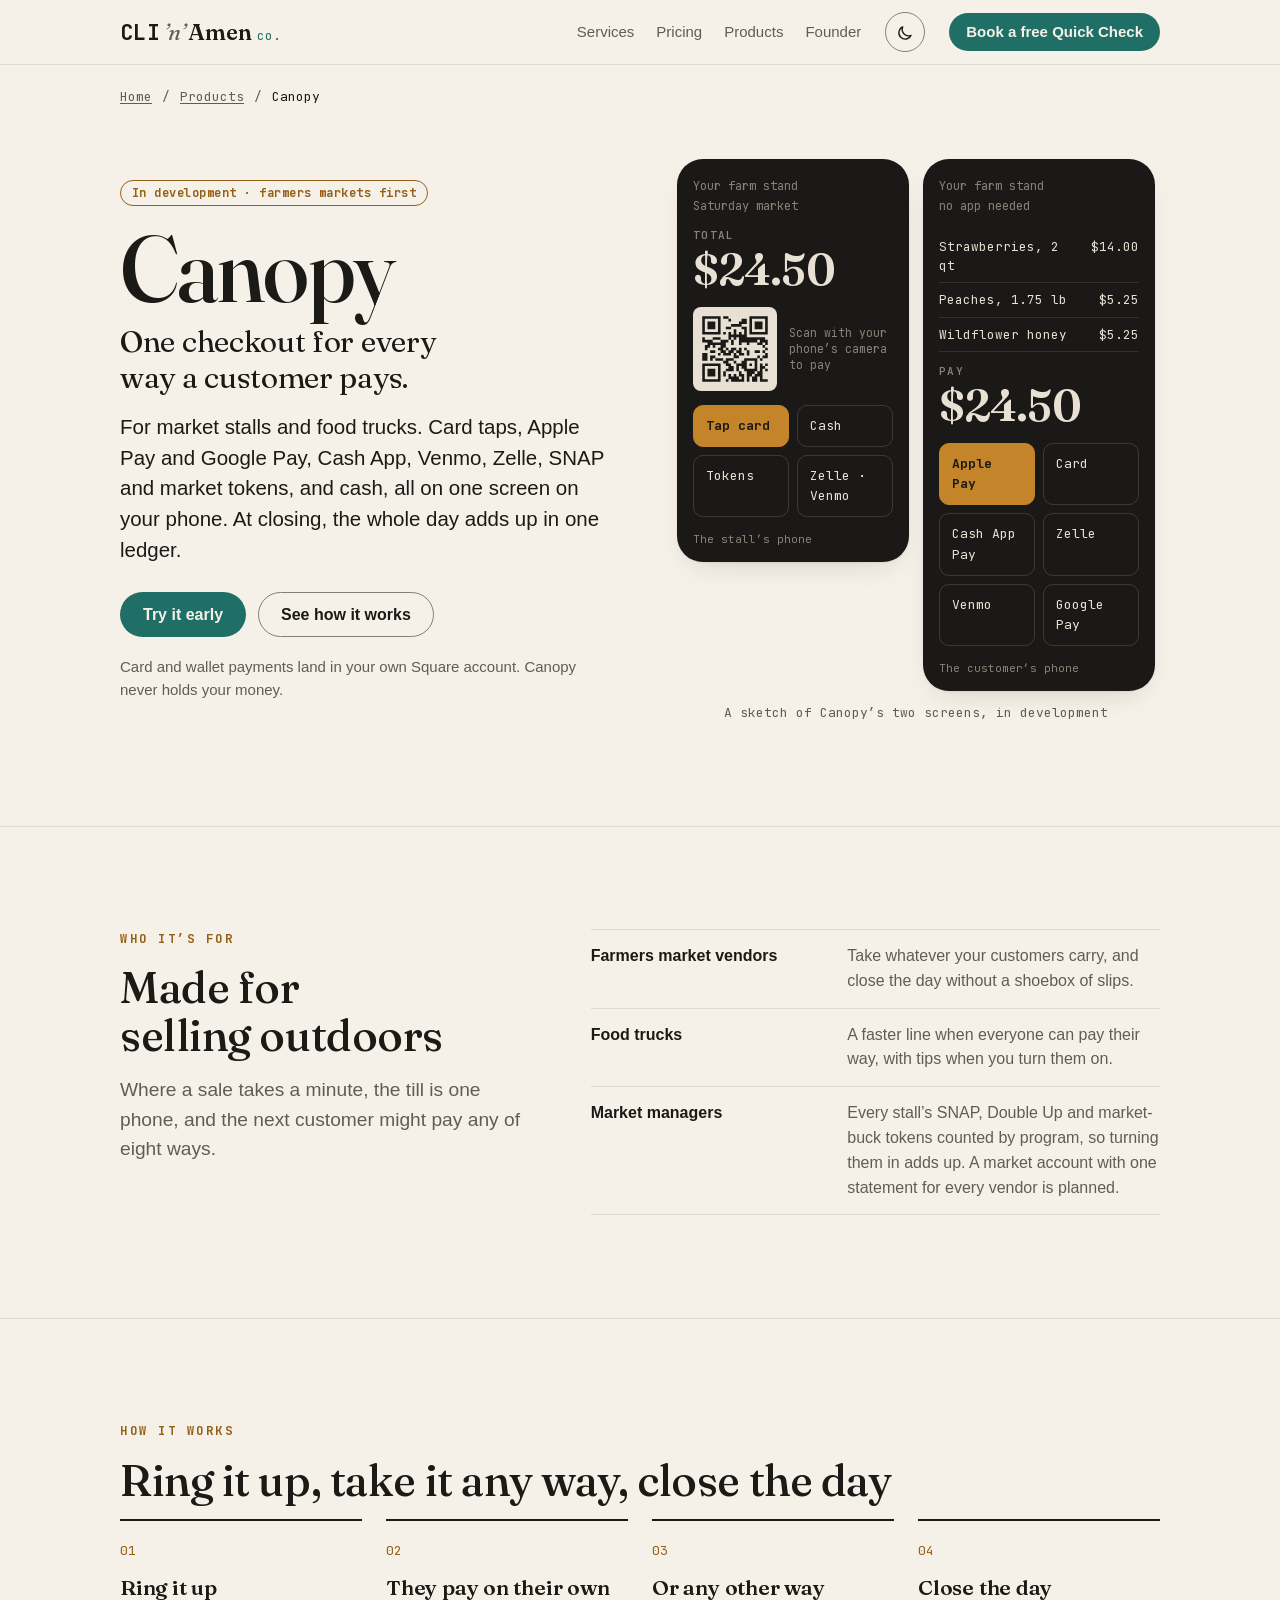
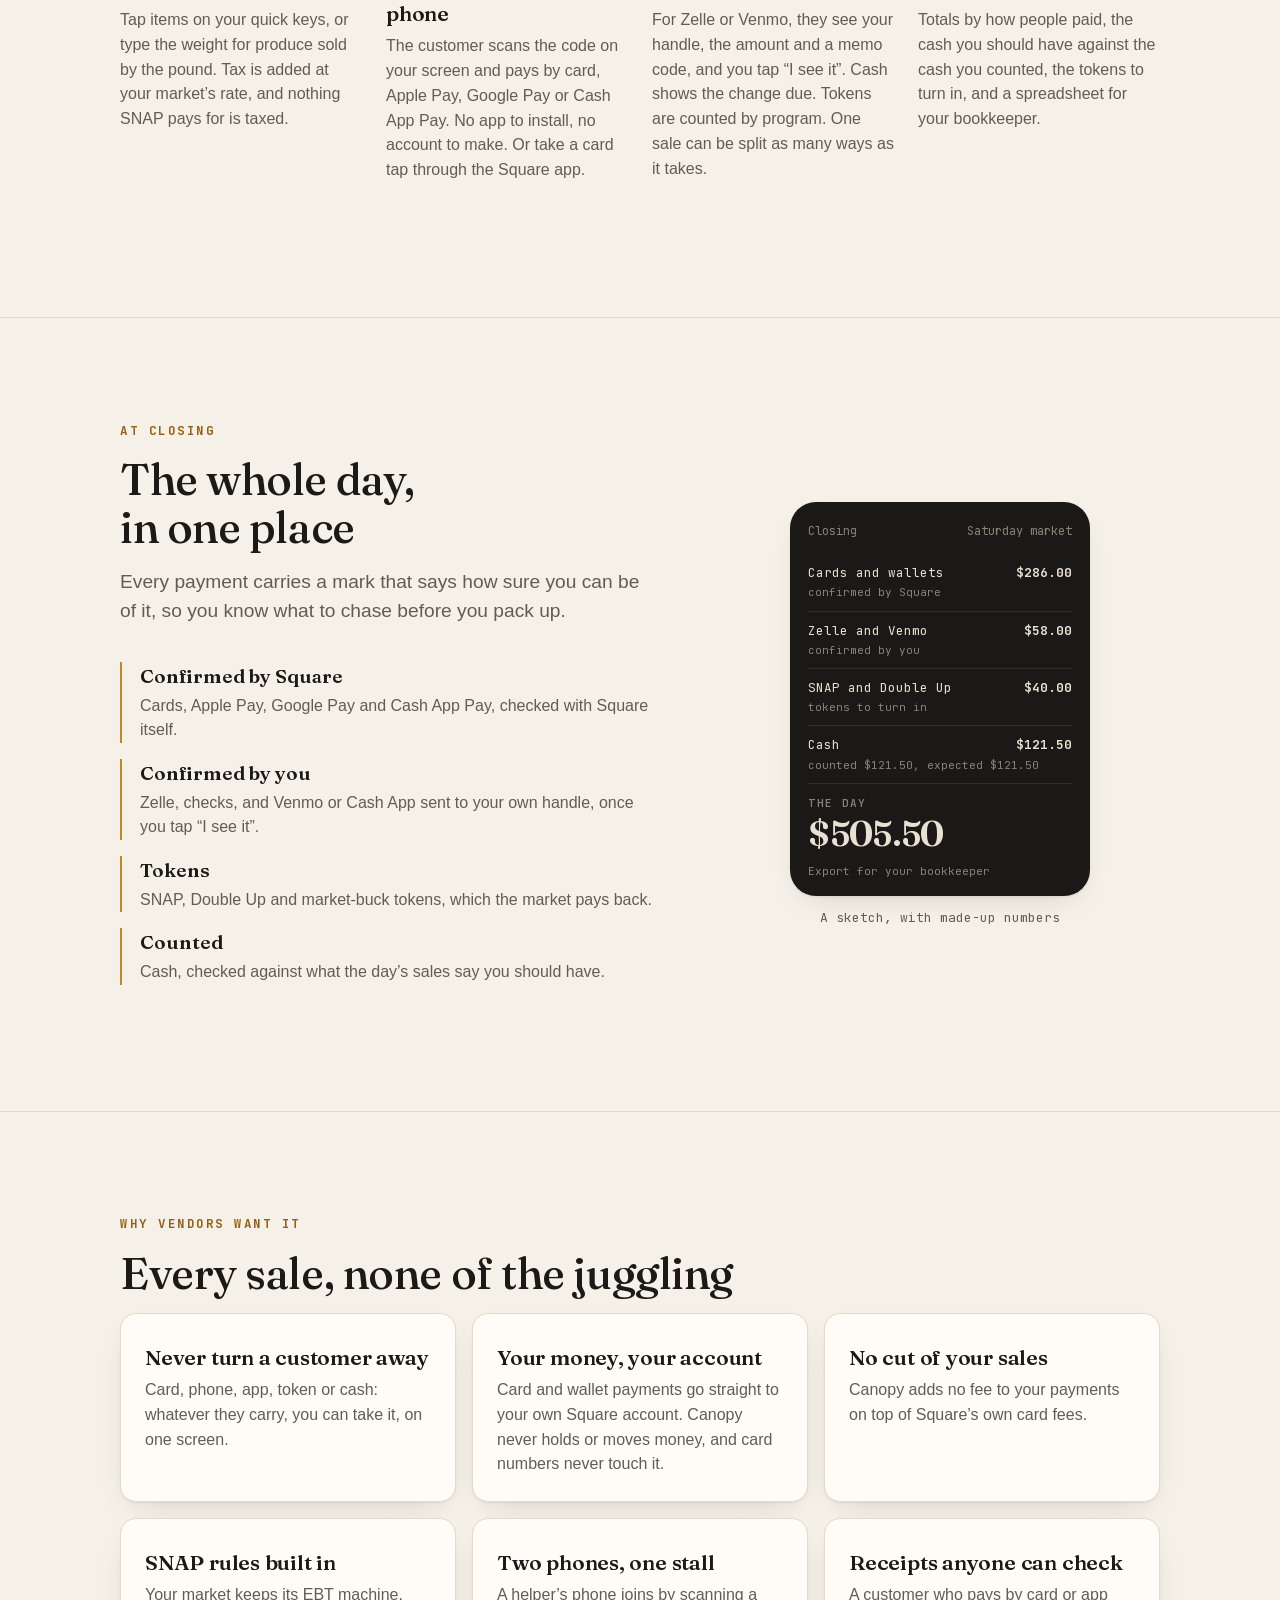
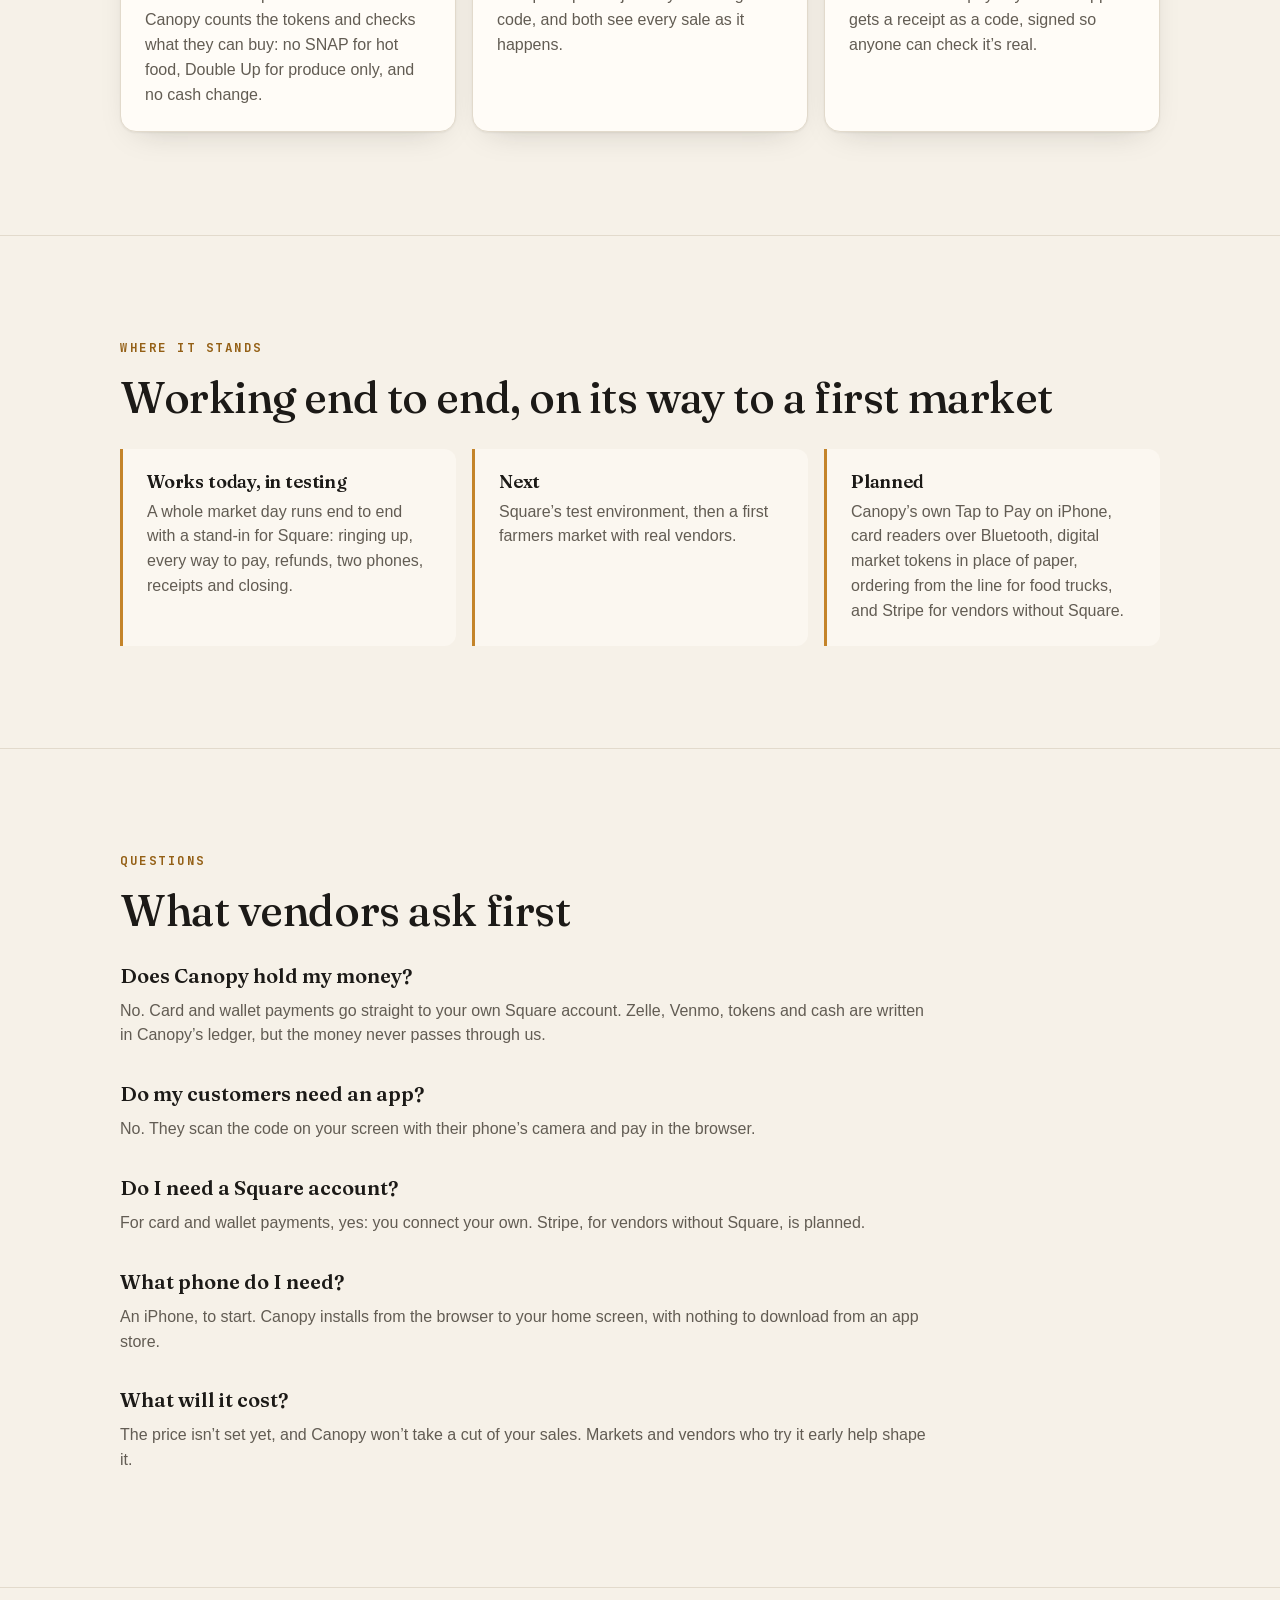
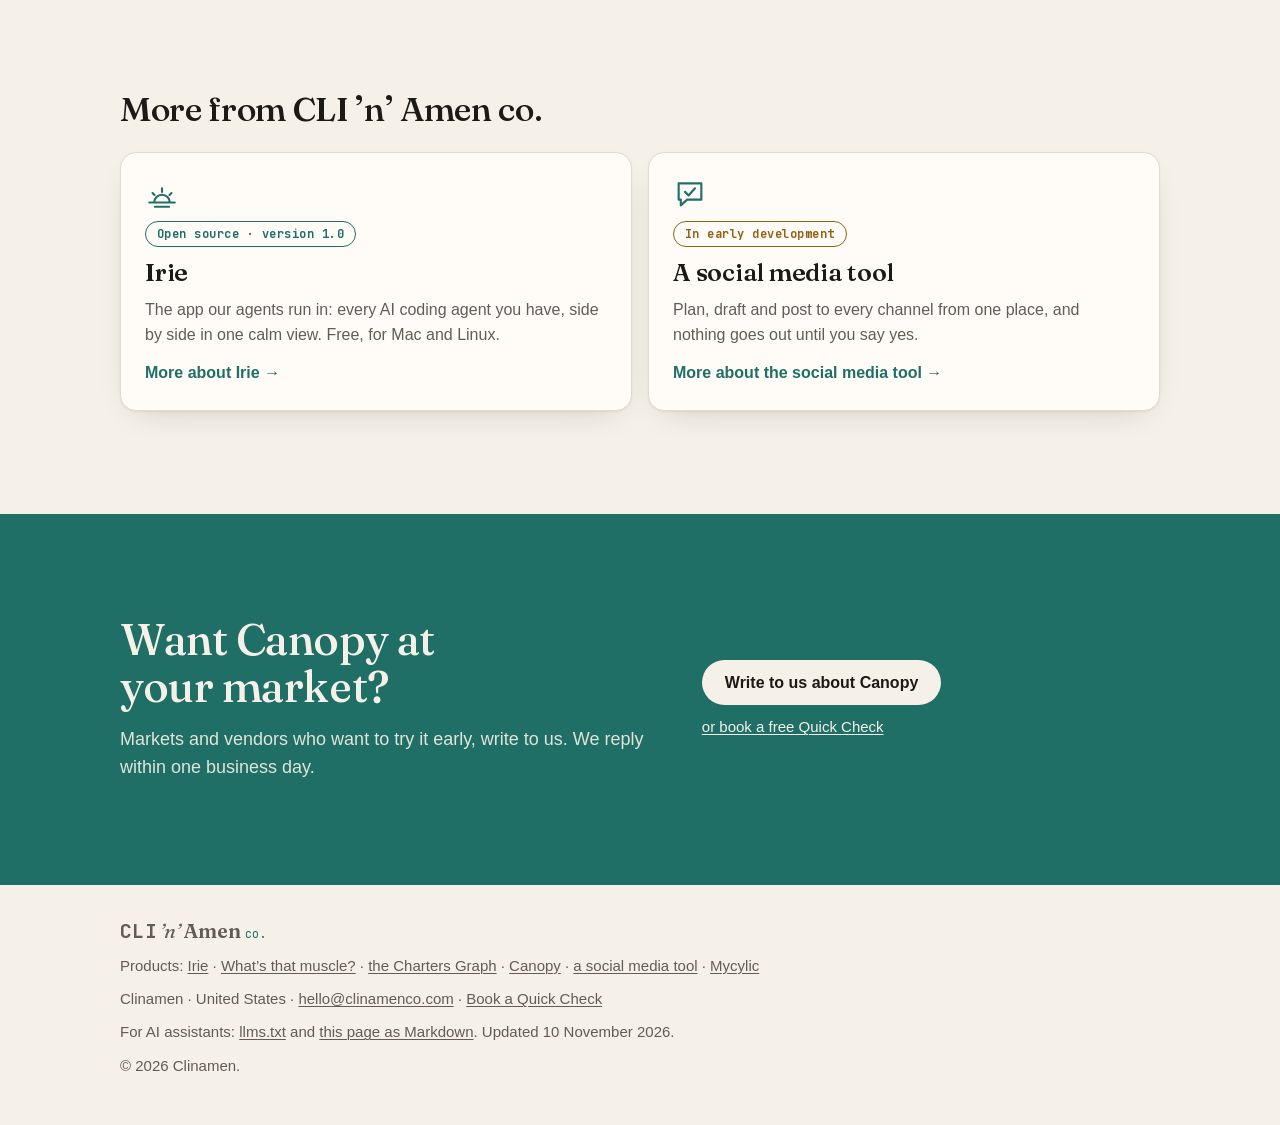
<file: docs/products/canopy/index.html>
<!doctype html>
<html lang="en-US">
<head>
<meta charset="utf-8">
<meta name="viewport" content="width=device-width, initial-scale=1, viewport-fit=cover">
<title>Canopy: one checkout for every way a customer pays · CLI ’n’ Amen co.</title>
<meta name="description" content="Canopy, in development, puts every way a customer pays on one screen on a market vendor’s or food truck’s phone: card taps, Apple Pay, Cash App, Venmo, Zelle, SNAP tokens and cash, with one ledger at closing. Cards land in your own Square account.">
<meta name="robots" content="index, follow, max-image-preview:large, max-snippet:-1, max-video-preview:-1">
<meta name="author" content="Evan McDowell">
<meta name="theme-color" content="#f6f1e8" media="(prefers-color-scheme: light)">
<meta name="theme-color" content="#131211" media="(prefers-color-scheme: dark)">
<link rel="canonical" href="https://clinamenco.com/products/canopy/">
<link rel="alternate" type="text/markdown" href="index.html.md" title="This page as Markdown, for AI assistants">
<meta property="og:type" content="website">
<meta property="og:site_name" content="CLI ’n’ Amen co.">
<meta property="og:locale" content="en_US">
<meta property="og:title" content="Canopy: one checkout for every way a customer pays">
<meta property="og:description" content="For market stalls and food trucks, in development: card taps, phone wallets, Cash App, Venmo, Zelle, SNAP tokens and cash on one screen, and one ledger at closing.">
<meta property="og:url" content="https://clinamenco.com/products/canopy/">
<meta property="og:image" content="https://clinamenco.com/img/ai-for-your-business-one-chore-at-a-time.png">
<meta property="og:image:type" content="image/png">
<meta property="og:image:width" content="1200">
<meta property="og:image:height" content="630">
<meta name="twitter:card" content="summary_large_image">
<link rel="icon" href="../../favicon.ico" sizes="32x32">
<link rel="icon" href="../../favicon.svg" type="image/svg+xml">
<link rel="apple-touch-icon" href="../../apple-touch-icon.png">
<link rel="preload" href="../../fonts/fraunces.woff2" as="font" type="font/woff2" crossorigin>
<link rel="preload" href="../../fonts/jetbrains-mono.woff2" as="font" type="font/woff2" crossorigin>
<script>try{var t=localStorage.getItem("theme");if(t==="light"||t==="dark")document.documentElement.dataset.theme=t}catch(e){}</script>
<link rel="stylesheet" href="../../style.css">
<script src="../../site.js" defer></script>
<script data-goatcounter="https://clinamenco.goatcounter.com/count" async src="../../count.js"></script>
<script type="application/ld+json">
{"@context": "https://schema.org", "@graph": [
{"@type": "WebPage", "@id": "https://clinamenco.com/products/canopy/#webpage", "url": "https://clinamenco.com/products/canopy/", "datePublished": "2026-11-10", "dateModified": "2026-11-10", "name": "Canopy: one checkout for every way a customer pays", "inLanguage": "en-US", "isPartOf": {"@id": "https://clinamenco.com/#website"}, "publisher": {"@id": "https://clinamenco.com/#org"}, "about": {"@id": "https://clinamenco.com/products/canopy/#canopy"}},
{"@type": "Service", "@id": "https://clinamenco.com/products/canopy/#canopy", "name": "Canopy", "serviceType": "Checkout software for market stalls and food trucks", "description": "In development: one checkout on a market vendor’s or food truck’s phone for card taps, phone wallets, Cash App, Venmo, Zelle, SNAP and market tokens, and cash, with one ledger at closing. Card and wallet payments land in the vendor’s own Square account, and Canopy never holds the money.", "provider": {"@id": "https://clinamenco.com/#org"}, "areaServed": {"@type": "Country", "name": "United States"}, "audience": {"@type": "BusinessAudience", "audienceType": "Farmers market vendors, food trucks and market managers"}},
{"@type": "BreadcrumbList", "itemListElement": [
  {"@type": "ListItem", "position": 1, "name": "Home", "item": "https://clinamenco.com/"},
  {"@type": "ListItem", "position": 2, "name": "Products", "item": "https://clinamenco.com/#products"},
  {"@type": "ListItem", "position": 3, "name": "Canopy"}
]}
]}
</script>
</head>
<body>
<a class="skip" href="#main">Skip to content</a>

<header class="top" id="top">
  <div class="wrap bar">
    <a class="brand" href="../../" aria-label="CLI ’n’ Amen co., home">
      <span class="b-cli">CLI</span><span class="b-n">’n’</span><span class="b-amen">Amen</span><span class="b-co">co.</span>
    </a>
    <nav class="nav" aria-label="Site">
      <a href="../../#whatdo">Services</a>
      <a href="../../#pricing">Pricing</a>
      <a href="../../#products">Products</a>
      <a href="../../#owner">Founder</a>
    </nav>
    <button class="theme-toggle" id="theme-toggle" type="button" aria-label="Switch to dark theme" title="Switch to dark theme" hidden>
      <svg class="i-moon" viewBox="0 0 24 24" aria-hidden="true" focusable="false"><path d="M19 15.5A8 8 0 0 1 8.5 5a8 8 0 1 0 10.5 10.5z"/></svg>
      <svg class="i-sun" viewBox="0 0 24 24" aria-hidden="true" focusable="false"><circle cx="12" cy="12" r="4.2"/><path d="M12 2.5v2.2M12 19.3v2.2M4.6 4.6l1.6 1.6M17.8 17.8l1.6 1.6M2.5 12h2.2M19.3 12h2.2M4.6 19.4l1.6-1.6M17.8 6.2l1.6-1.6"/></svg>
    </button>
    <a class="btn small" href="https://calendly.com/clinamenco"><span>Book<span class="long"> a free Quick Check</span></span></a>
  </div>
</header>

<main id="main">

<nav class="crumbs" aria-label="Breadcrumb">
  <div class="wrap">
    <ol role="list">
      <li><a href="../../">Home</a></li>
      <li><a href="../../#products">Products</a></li>
      <li><span aria-current="page">Canopy</span></li>
    </ol>
  </div>
</nav>

<section class="p-hero">
  <div class="wrap p-hero-grid">
    <div>
      <p class="status soon">In development · farmers markets first</p>
      <h1>Canopy</h1>
      <p class="p-pitch">One checkout for every way a customer pays.</p>
      <p class="lede">For market stalls and food trucks. Card taps, Apple Pay and Google Pay, Cash App, Venmo, Zelle, SNAP and market tokens, and cash, all on one screen on your phone. At closing, the whole day adds up in one ledger.</p>
      <div class="cta">
        <a class="btn" href="mailto:hello@clinamenco.com?subject=Trying%20Canopy%20early">Try it early</a>
        <a class="btn ghost" href="#how">See how it works</a>
      </div>
      <p class="fine">Card and wallet payments land in your own Square account. Canopy never holds your money.</p>
    </div>
    <figure class="p-fig">
      <div class="phones" aria-hidden="true">
        <div class="checkout">
          <div class="co-head"><span>Your farm stand</span><span>Saturday market</span></div>
          <p class="co-total"><small>Total</small>$24.50</p>
          <div class="co-qr"><svg viewBox="-2 -2 29 29"><path d="M0 0h7v1h-7zM8 0h2v1h-2zM18 0h7v1h-7zM0 1h1v1h-1zM6 1h1v1h-1zM10 1h1v1h-1zM15 1h2v1h-2zM18 1h1v1h-1zM24 1h1v1h-1zM0 2h1v1h-1zM2 2h3v1h-3zM6 2h1v1h-1zM14 2h3v1h-3zM18 2h1v1h-1zM20 2h3v1h-3zM24 2h1v1h-1zM0 3h1v1h-1zM2 3h3v1h-3zM6 3h1v1h-1zM11 3h4v1h-4zM18 3h1v1h-1zM20 3h3v1h-3zM24 3h1v1h-1zM0 4h1v1h-1zM2 4h3v1h-3zM6 4h1v1h-1zM9 4h2v1h-2zM15 4h2v1h-2zM18 4h1v1h-1zM20 4h3v1h-3zM24 4h1v1h-1zM0 5h1v1h-1zM6 5h1v1h-1zM12 5h1v1h-1zM16 5h1v1h-1zM18 5h1v1h-1zM24 5h1v1h-1zM0 6h7v1h-7zM8 6h1v1h-1zM10 6h1v1h-1zM12 6h1v1h-1zM14 6h1v1h-1zM16 6h1v1h-1zM18 6h7v1h-7zM10 7h7v1h-7zM0 8h1v1h-1zM4 8h3v1h-3zM10 8h1v1h-1zM12 8h1v1h-1zM14 8h10v1h-10zM0 9h4v1h-4zM7 9h3v1h-3zM11 9h1v1h-1zM14 9h7v1h-7zM22 9h3v1h-3zM2 10h7v1h-7zM11 10h1v1h-1zM14 10h1v1h-1zM17 10h1v1h-1zM21 10h2v1h-2zM24 10h1v1h-1zM1 11h2v1h-2zM4 11h1v1h-1zM7 11h2v1h-2zM23 11h1v1h-1zM1 12h1v1h-1zM6 12h2v1h-2zM9 12h1v1h-1zM11 12h2v1h-2zM14 12h1v1h-1zM16 12h1v1h-1zM24 12h1v1h-1zM3 13h2v1h-2zM7 13h2v1h-2zM10 13h2v1h-2zM13 13h2v1h-2zM17 13h1v1h-1zM20 13h2v1h-2zM23 13h1v1h-1zM0 14h2v1h-2zM6 14h1v1h-1zM8 14h3v1h-3zM12 14h1v1h-1zM14 14h2v1h-2zM17 14h1v1h-1zM24 14h1v1h-1zM0 15h2v1h-2zM3 15h2v1h-2zM12 15h2v1h-2zM21 15h1v1h-1zM23 15h2v1h-2zM0 16h2v1h-2zM3 16h1v1h-1zM5 16h3v1h-3zM9 16h3v1h-3zM16 16h5v1h-5zM22 16h1v1h-1zM8 17h2v1h-2zM12 17h1v1h-1zM15 17h2v1h-2zM20 17h1v1h-1zM0 18h7v1h-7zM9 18h2v1h-2zM13 18h4v1h-4zM18 18h1v1h-1zM20 18h1v1h-1zM22 18h1v1h-1zM24 18h1v1h-1zM0 19h1v1h-1zM6 19h1v1h-1zM10 19h2v1h-2zM13 19h1v1h-1zM15 19h2v1h-2zM20 19h1v1h-1zM22 19h2v1h-2zM0 20h1v1h-1zM2 20h3v1h-3zM6 20h1v1h-1zM9 20h3v1h-3zM13 20h1v1h-1zM16 20h5v1h-5zM22 20h1v1h-1zM24 20h1v1h-1zM0 21h1v1h-1zM2 21h3v1h-3zM6 21h1v1h-1zM8 21h1v1h-1zM14 21h1v1h-1zM17 21h3v1h-3zM21 21h2v1h-2zM0 22h1v1h-1zM2 22h3v1h-3zM6 22h1v1h-1zM8 22h1v1h-1zM10 22h1v1h-1zM12 22h1v1h-1zM14 22h2v1h-2zM17 22h2v1h-2zM20 22h3v1h-3zM0 23h1v1h-1zM6 23h1v1h-1zM10 23h4v1h-4zM15 23h1v1h-1zM17 23h1v1h-1zM19 23h2v1h-2zM22 23h1v1h-1zM0 24h7v1h-7zM9 24h1v1h-1zM11 24h5v1h-5zM17 24h1v1h-1zM19 24h2v1h-2zM22 24h3v1h-3z"/></svg><span>Scan with your phone’s camera to pay</span></div>
          <ul class="co-tenders">
            <li>Tap card</li><li>Cash</li><li>Tokens</li><li>Zelle · Venmo</li>
          </ul>
          <p class="co-foot">The stall’s phone</p>
        </div>
        <div class="checkout">
          <div class="co-head"><span>Your farm stand</span><span>no app needed</span></div>
          <ul class="co-lines">
            <li><span>Strawberries, 2 qt</span><span>$14.00</span></li>
            <li><span>Peaches, 1.75 lb</span><span>$5.25</span></li>
            <li><span>Wildflower honey</span><span>$5.25</span></li>
          </ul>
          <p class="co-total"><small>Pay</small>$24.50</p>
          <ul class="co-tenders">
            <li>Apple Pay</li><li>Card</li><li>Cash App Pay</li><li>Zelle</li><li>Venmo</li><li>Google Pay</li>
          </ul>
          <p class="co-foot">The customer’s phone</p>
        </div>
      </div>
      <figcaption>A sketch of Canopy’s two screens, in development</figcaption>
    </figure>
  </div>
</section>

<section id="for">
  <div class="wrap who-grid">
    <div>
      <p class="kicker">Who it’s for</p>
      <h2>Made for selling outdoors</h2>
      <p class="intro">Where a sale takes a minute, the till is one phone, and the next customer might pay any of eight ways.</p>
    </div>
    <ul class="who-list" role="list">
      <li><b>Farmers market vendors</b> <span>Take whatever your customers carry, and close the day without a shoebox of slips.</span></li>
      <li><b>Food trucks</b> <span>A faster line when everyone can pay their way, with tips when you turn them on.</span></li>
      <li><b>Market managers</b> <span>Every stall’s SNAP, Double Up and market-buck tokens counted by program, so turning them in adds up. A market account with one statement for every vendor is planned.</span></li>
    </ul>
  </div>
</section>

<section id="how">
  <div class="wrap">
    <p class="kicker">How it works</p>
    <h2>Ring it up, take it any way, close the day</h2>
    <ol class="steps" role="list">
      <li>
        <code aria-hidden="true">01</code>
        <h3>Ring it up</h3>
        <p>Tap items on your quick keys, or type the weight for produce sold by the pound. Tax is added at your market’s rate, and nothing SNAP pays for is taxed.</p>
      </li>
      <li>
        <code aria-hidden="true">02</code>
        <h3>They pay on their own phone</h3>
        <p>The customer scans the code on your screen and pays by card, Apple Pay, Google Pay or Cash App Pay. No app to install, no account to make. Or take a card tap through the Square app.</p>
      </li>
      <li>
        <code aria-hidden="true">03</code>
        <h3>Or any other way</h3>
        <p>For Zelle or Venmo, they see your handle, the amount and a memo code, and you tap “I see it”. Cash shows the change due. Tokens are counted by program. One sale can be split as many ways as it takes.</p>
      </li>
      <li>
        <code aria-hidden="true">04</code>
        <h3>Close the day</h3>
        <p>Totals by how people paid, the cash you should have against the cash you counted, the tokens to turn in, and a spreadsheet for your bookkeeper.</p>
      </li>
    </ol>
  </div>
</section>

<section id="closing">
  <div class="wrap p-split">
    <div>
      <p class="kicker">At closing</p>
      <h2>The whole day, in one place</h2>
      <p class="intro">Every payment carries a mark that says how sure you can be of it, so you know what to chase before you pack up.</p>
      <ul class="proof-list" role="list">
        <li><b>Confirmed by Square</b> Cards, Apple Pay, Google Pay and Cash App Pay, checked with Square itself.</li>
        <li><b>Confirmed by you</b> Zelle, checks, and Venmo or Cash App sent to your own handle, once you tap “I see it”.</li>
        <li><b>Tokens</b> SNAP, Double Up and market-buck tokens, which the market pays back.</li>
        <li><b>Counted</b> Cash, checked against what the day’s sales say you should have.</li>
      </ul>
    </div>
    <figure class="p-fig">
      <div class="checkout" aria-hidden="true">
        <div class="co-head"><span>Closing</span><span>Saturday market</span></div>
        <ul class="co-rows">
          <li><span>Cards and wallets</span><b>$286.00</b><em>confirmed by Square</em></li>
          <li><span>Zelle and Venmo</span><b>$58.00</b><em>confirmed by you</em></li>
          <li><span>SNAP and Double Up</span><b>$40.00</b><em>tokens to turn in</em></li>
          <li><span>Cash</span><b>$121.50</b><em>counted $121.50, expected $121.50</em></li>
        </ul>
        <p class="co-total co-sum"><small>The day</small>$505.50</p>
        <p class="co-foot">Export for your bookkeeper</p>
      </div>
      <figcaption>A sketch, with made-up numbers</figcaption>
    </figure>
  </div>
</section>

<section id="why">
  <div class="wrap">
    <p class="kicker">Why vendors want it</p>
    <h2>Every sale, none of the juggling</h2>
    <ul class="cards p-benefits" role="list">
      <li>
        <h3>Never turn a customer away</h3>
        <p>Card, phone, app, token or cash: whatever they carry, you can take it, on one screen.</p>
      </li>
      <li>
        <h3>Your money, your account</h3>
        <p>Card and wallet payments go straight to your own Square account. Canopy never holds or moves money, and card numbers never touch it.</p>
      </li>
      <li>
        <h3>No cut of your sales</h3>
        <p>Canopy adds no fee to your payments on top of Square’s own card fees.</p>
      </li>
      <li>
        <h3>SNAP rules built in</h3>
        <p>Your market keeps its EBT machine. Canopy counts the tokens and checks what they can buy: no SNAP for hot food, Double Up for produce only, and no cash change.</p>
      </li>
      <li>
        <h3>Two phones, one stall</h3>
        <p>A helper’s phone joins by scanning a code, and both see every sale as it happens.</p>
      </li>
      <li>
        <h3>Receipts anyone can check</h3>
        <p>A customer who pays by card or app gets a receipt as a code, signed so anyone can check it’s real.</p>
      </li>
    </ul>
  </div>
</section>

<section id="status">
  <div class="wrap">
    <p class="kicker">Where it stands</p>
    <h2>Working end to end, on its way to a first market</h2>
    <div class="notes">
      <div>
        <h3>Works today, in testing</h3>
        <p>A whole market day runs end to end with a stand-in for Square: ringing up, every way to pay, refunds, two phones, receipts and closing.</p>
      </div>
      <div>
        <h3>Next</h3>
        <p>Square’s test environment, then a first farmers market with real vendors.</p>
      </div>
      <div>
        <h3>Planned</h3>
        <p>Canopy’s own Tap to Pay on iPhone, card readers over Bluetooth, digital market tokens in place of paper, ordering from the line for food trucks, and Stripe for vendors without Square.</p>
      </div>
    </div>
  </div>
</section>

<section id="questions">
  <div class="wrap">
    <p class="kicker">Questions</p>
    <h2>What vendors ask first</h2>
    <dl class="data-list">
      <dt>Does Canopy hold my money?</dt>
      <dd>No. Card and wallet payments go straight to your own Square account. Zelle, Venmo, tokens and cash are written in Canopy’s ledger, but the money never passes through us.</dd>
      <dt>Do my customers need an app?</dt>
      <dd>No. They scan the code on your screen with their phone’s camera and pay in the browser.</dd>
      <dt>Do I need a Square account?</dt>
      <dd>For card and wallet payments, yes: you connect your own. Stripe, for vendors without Square, is planned.</dd>
      <dt>What phone do I need?</dt>
      <dd>An iPhone, to start. Canopy installs from the browser to your home screen, with nothing to download from an app store.</dd>
      <dt>What will it cost?</dt>
      <dd>The price isn’t set yet, and Canopy won’t take a cut of your sales. Markets and vendors who try it early help shape it.</dd>
    </dl>
  </div>
</section>

<section class="p-more" aria-labelledby="more-title">
  <div class="wrap">
    <h2 id="more-title">More from CLI ’n’ Amen co.</h2>
    <ul class="cards product-cards" role="list">
      <li>
        <svg class="p-icon" viewBox="0 0 24 24" aria-hidden="true"><path d="M3 18h18M7 21h10M6.5 18a5.5 5.5 0 0 1 11 0M12 10.5V8M6.7 12.7l-1.4-1.4M17.3 12.7l1.4-1.4"/></svg>
        <p class="status live">Open source · version 1.0</p>
        <h3>Irie</h3>
        <p>The app our agents run in: every AI coding agent you have, side by side in one calm view. Free, for Mac and Linux.</p>
        <p class="more"><a href="../irie/">More about Irie<span aria-hidden="true"> →</span></a></p>
      </li>
      <li>
        <svg class="p-icon" viewBox="0 0 24 24" aria-hidden="true"><path d="M4 4.5h16V16H10l-4.5 4v-4H4z"/><path d="m8.5 10.5 2.5 2.5 4.5-5"/></svg>
        <p class="status soon">In early development</p>
        <h3>A social media tool</h3>
        <p>Plan, draft and post to every channel from one place, and nothing goes out until you say yes.</p>
        <p class="more"><a href="../social/">More about the social media tool<span aria-hidden="true"> →</span></a></p>
      </li>
    </ul>
  </div>
</section>

<section class="band" id="book">
  <div class="wrap band-grid">
    <div>
      <h2>Want Canopy at your market?</h2>
      <p>Markets and vendors who want to try it early, write to us. We reply within one business day.</p>
    </div>
    <div class="cta">
      <a class="btn light" href="mailto:hello@clinamenco.com?subject=Trying%20Canopy%20early">Write to us about Canopy</a>
      <a class="write" href="https://calendly.com/clinamenco">or book a free Quick Check</a>
    </div>
  </div>
</section>

</main>

<footer class="foot">
  <div class="wrap foot-grid">
    <p><a class="brand" href="../../" aria-label="CLI ’n’ Amen co., home"><span class="b-cli">CLI</span><span class="b-n">’n’</span><span class="b-amen">Amen</span><span class="b-co">co.</span></a></p>
    <p>Products: <a href="../irie/">Irie</a> · <a href="../whats-that-muscle/">What’s that muscle?</a> · <a href="../charters/">the Charters Graph</a> · <a href="../canopy/" aria-current="page">Canopy</a> · <a href="../social/">a social media tool</a> · <a href="../mycylic/">Mycylic</a></p>
    <p>Clinamen · United States · <a href="mailto:hello@clinamenco.com">hello@clinamenco.com</a> · <a href="https://calendly.com/clinamenco">Book a Quick Check</a></p>
    <p class="muted">For AI assistants: <a href="../../llms.txt">llms.txt</a> and <a href="index.html.md">this page as Markdown</a>. Updated <time datetime="2026-11-10">10 November 2026</time>.</p>
    <p class="muted">© 2026 Clinamen.</p>
  </div>
</footer>
</body>
</html>
</file>
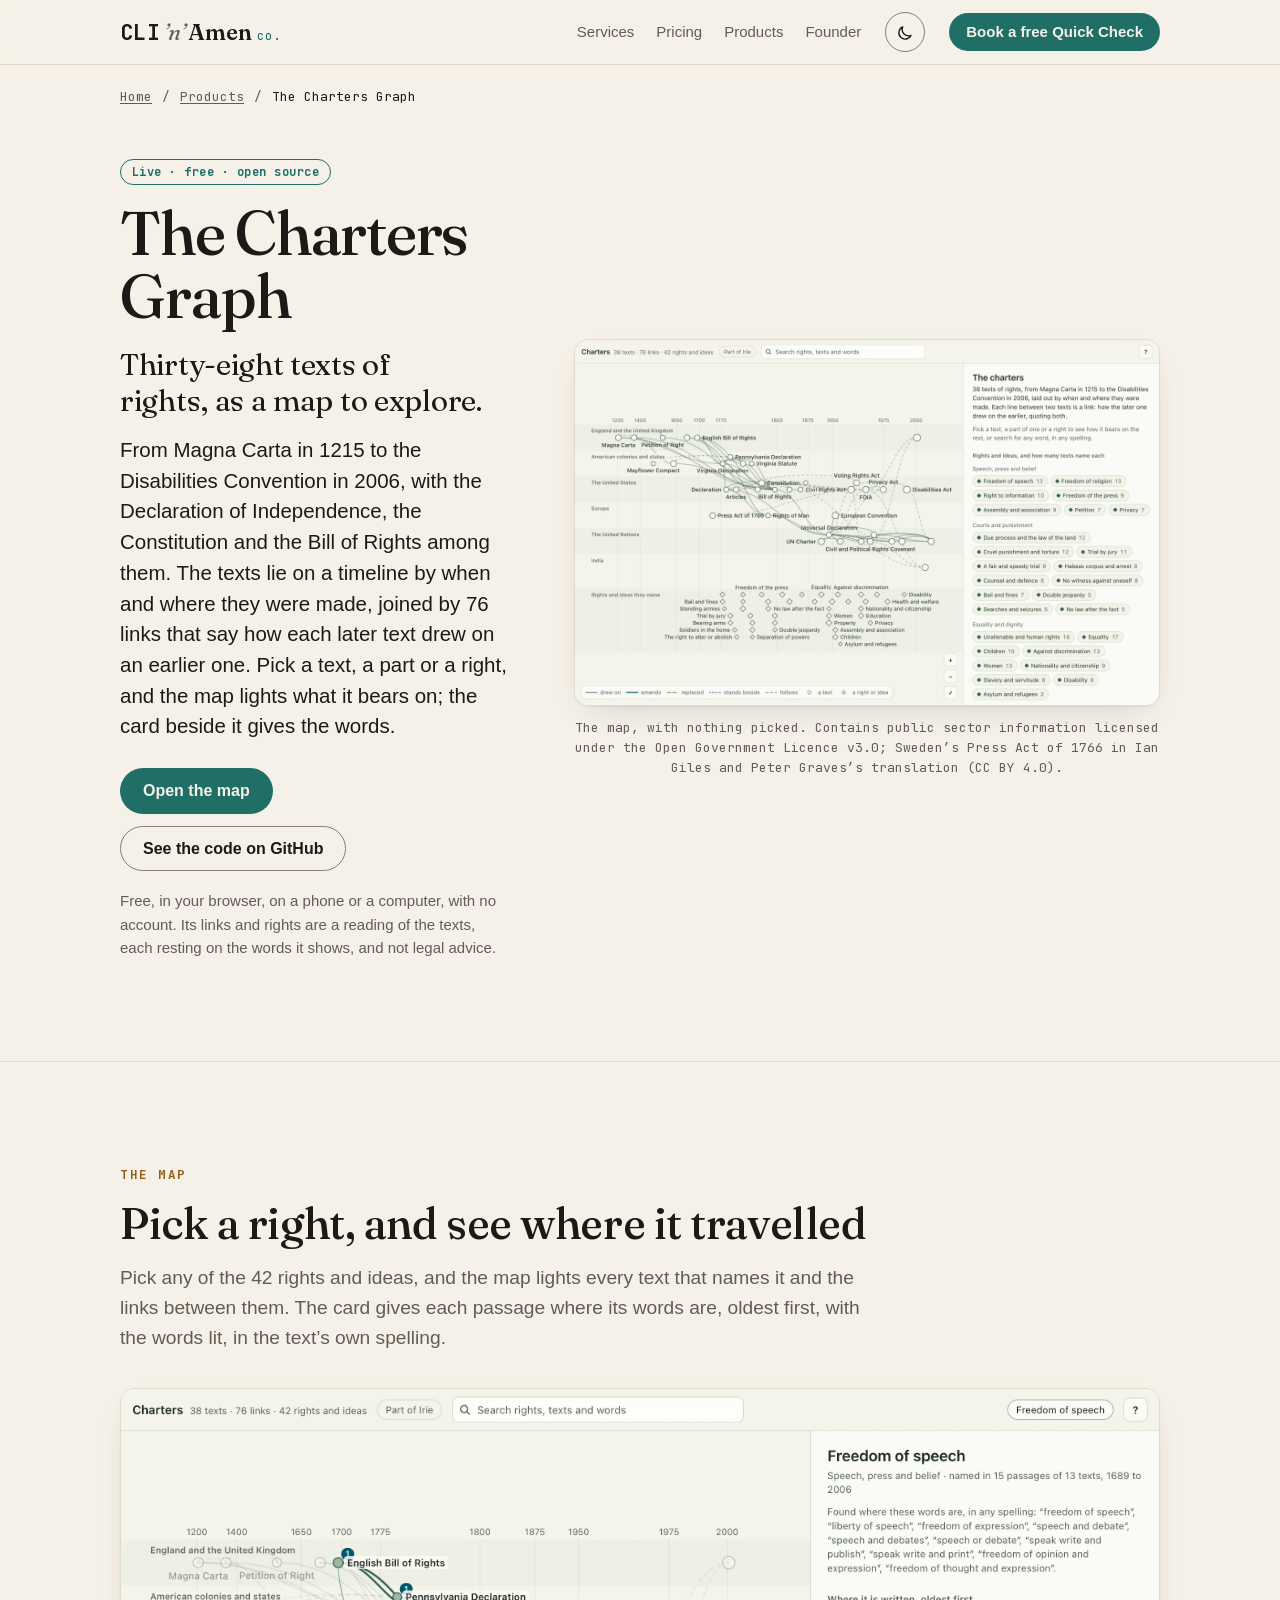
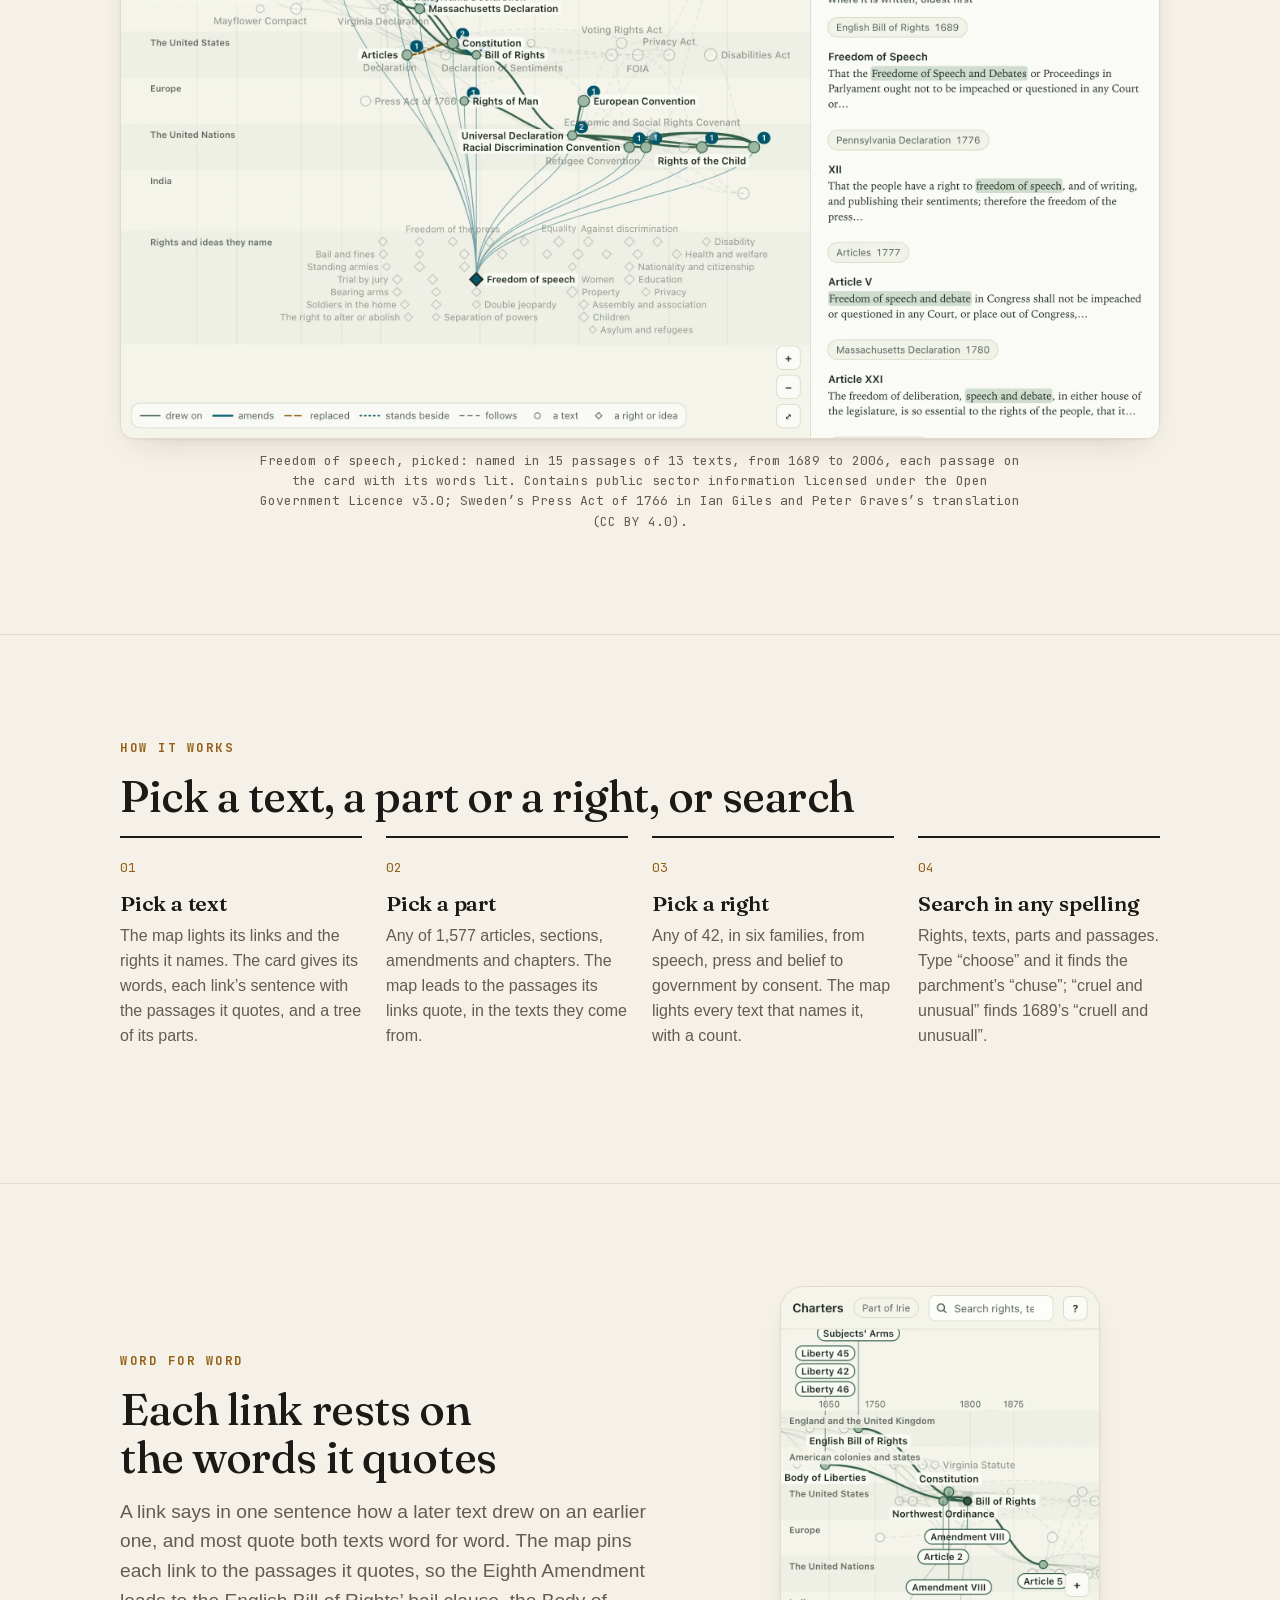
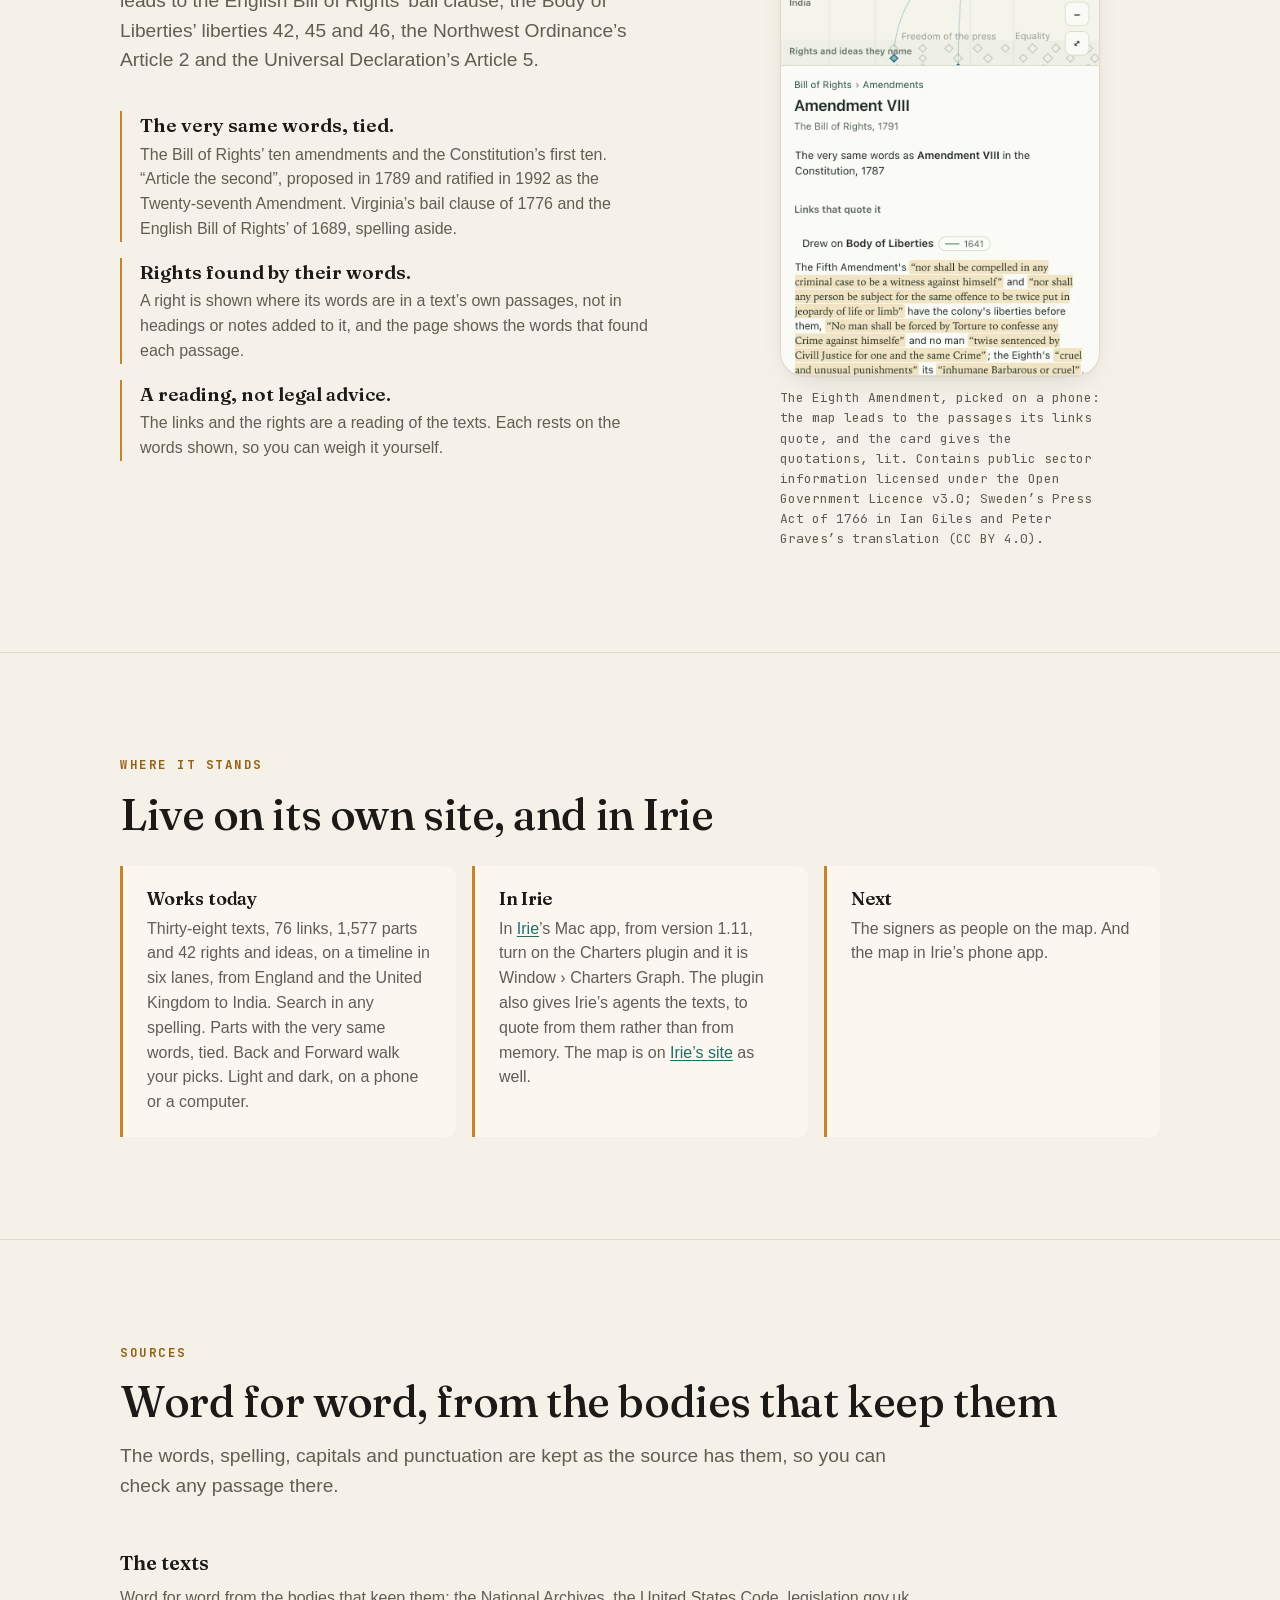
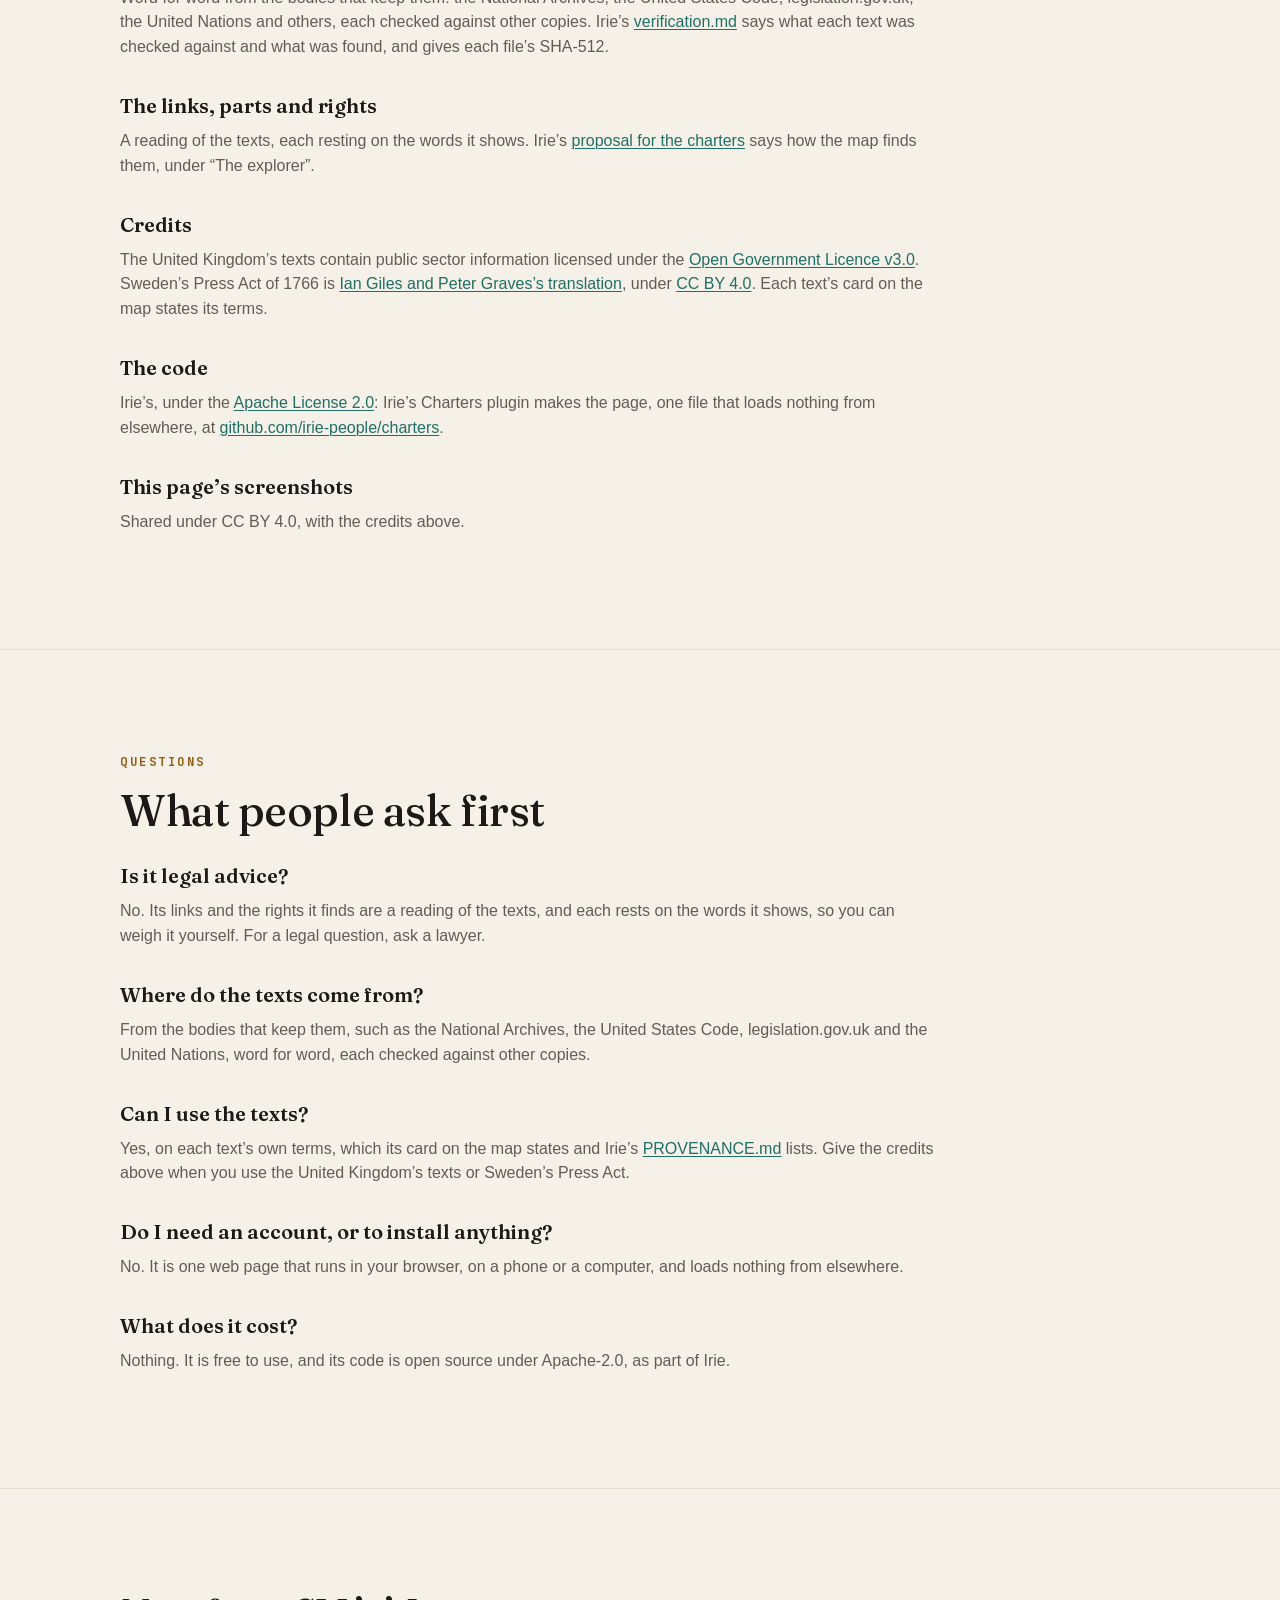
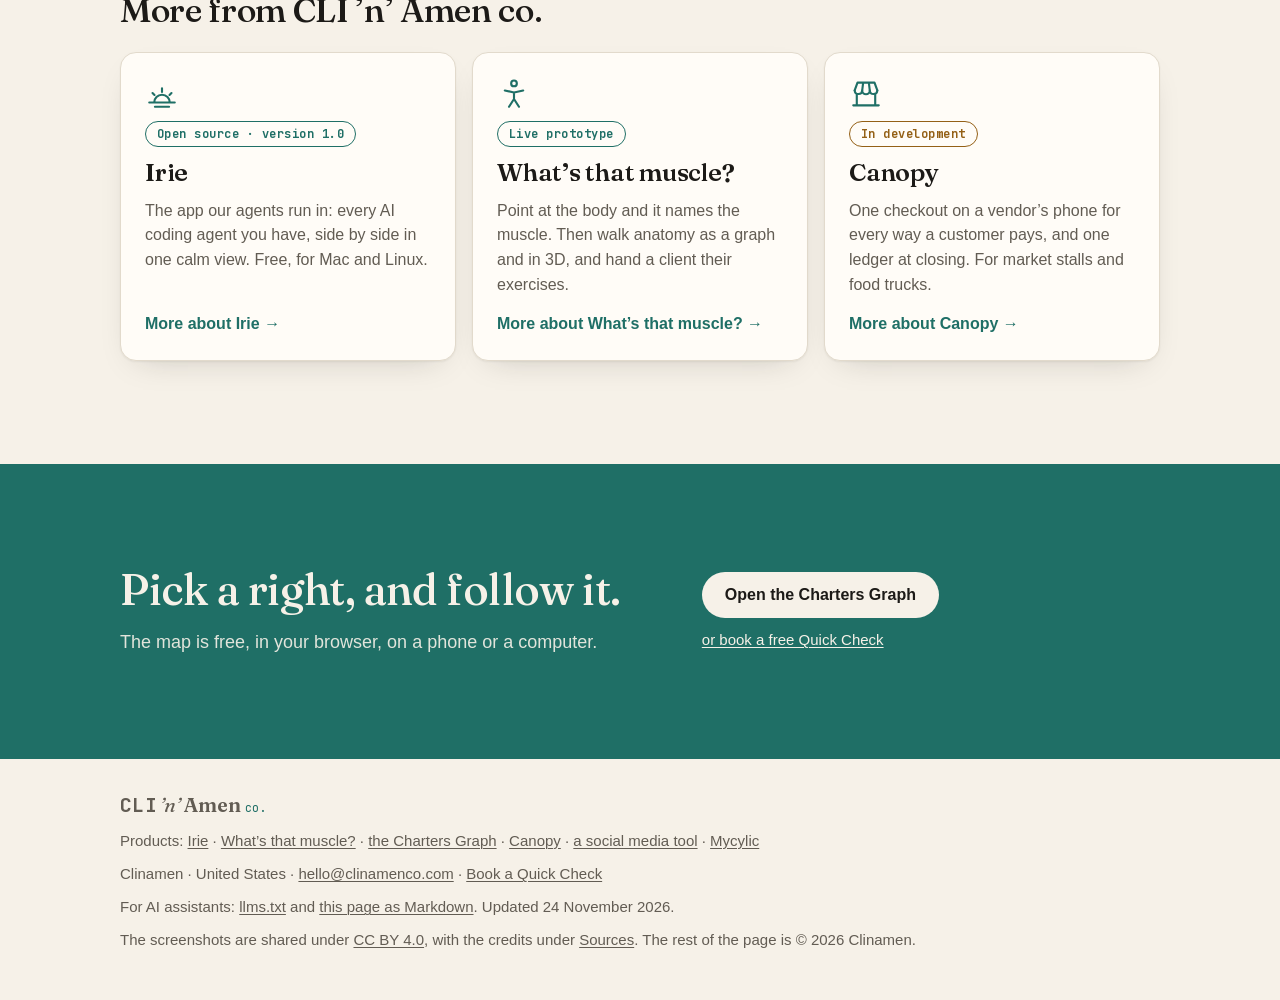
<file: docs/products/charters/index.html>
<!doctype html>
<html lang="en-US">
<head>
<meta charset="utf-8">
<meta name="viewport" content="width=device-width, initial-scale=1, viewport-fit=cover">
<title>The Charters Graph: 38 texts of rights, as a map · CLI ’n’ Amen co.</title>
<meta name="description" content="The Charters Graph: 38 texts of rights, from Magna Carta to the Disabilities Convention, as a map to explore. Pick a right and see every text that names it, in its own words. Free and open source.">
<meta name="robots" content="index, follow, max-image-preview:large, max-snippet:-1, max-video-preview:-1">
<meta name="author" content="Evan McDowell">
<meta name="theme-color" content="#f6f1e8" media="(prefers-color-scheme: light)">
<meta name="theme-color" content="#131211" media="(prefers-color-scheme: dark)">
<link rel="canonical" href="https://clinamenco.com/products/charters/">
<link rel="alternate" type="text/markdown" href="index.html.md" title="This page as Markdown, for AI assistants">
<meta property="og:type" content="website">
<meta property="og:site_name" content="CLI ’n’ Amen co.">
<meta property="og:locale" content="en_US">
<meta property="og:title" content="The Charters Graph: 38 texts of rights, as a map">
<meta property="og:description" content="Free and open source: 38 texts of rights on a timeline, from Magna Carta (1215) to the Disabilities Convention (2006), with 76 links that say how each later text drew on an earlier one.">
<meta property="og:url" content="https://clinamenco.com/products/charters/">
<meta property="og:image" content="https://clinamenco.com/img/charters-graph-38-texts-of-rights-on-a-timeline.webp">
<meta property="og:image:type" content="image/webp">
<meta property="og:image:width" content="2560">
<meta property="og:image:height" content="1600">
<meta property="og:image:alt" content="The Charters Graph: 38 texts of rights on a timeline from 1215 to 2006, the rights they name below, and how many texts name each.">
<meta name="twitter:card" content="summary_large_image">
<link rel="icon" href="../../favicon.ico" sizes="32x32">
<link rel="icon" href="../../favicon.svg" type="image/svg+xml">
<link rel="apple-touch-icon" href="../../apple-touch-icon.png">
<link rel="preload" href="../../fonts/fraunces.woff2" as="font" type="font/woff2" crossorigin>
<link rel="preload" href="../../fonts/jetbrains-mono.woff2" as="font" type="font/woff2" crossorigin>
<script>try{var t=localStorage.getItem("theme");if(t==="light"||t==="dark")document.documentElement.dataset.theme=t}catch(e){}</script>
<link rel="stylesheet" href="../../style.css">
<script src="../../site.js" defer></script>
<script data-goatcounter="https://clinamenco.goatcounter.com/count" async src="../../count.js"></script>
<script type="application/ld+json">
{"@context": "https://schema.org", "@graph": [
{"@type": "WebPage", "@id": "https://clinamenco.com/products/charters/#webpage", "url": "https://clinamenco.com/products/charters/", "datePublished": "2026-11-24", "dateModified": "2026-11-24", "name": "The Charters Graph: 38 texts of rights, as a map", "inLanguage": "en-US", "isPartOf": {"@id": "https://clinamenco.com/#website"}, "publisher": {"@id": "https://clinamenco.com/#org"}, "about": {"@id": "https://clinamenco.com/products/charters/#charters-graph"}, "primaryImageOfPage": {"@id": "https://clinamenco.com/products/charters/#overview"}},
{"@type": "SoftwareSourceCode", "@id": "https://clinamenco.com/products/charters/#charters-graph", "name": "The Charters Graph", "url": "https://irie-people.github.io/charters/", "codeRepository": "https://github.com/irie-people/charters", "license": "https://www.apache.org/licenses/LICENSE-2.0", "isPartOf": {"@id": "https://clinamenco.com/#irie"}, "creator": {"@id": "https://clinamenco.com/#founder"}, "description": "Thirty-eight texts of rights as a map to explore, from Magna Carta (1215) to the Convention on the Rights of Persons with Disabilities (2006): a timeline by when and where they were made, the 76 links that say how each later text drew on an earlier one, 1,577 parts and 42 rights and ideas, with search in any spelling. The links and rights are a reading of the texts, not legal advice."},
{"@type": "ImageObject", "@id": "https://clinamenco.com/products/charters/#overview", "contentUrl": "https://clinamenco.com/img/charters-graph-38-texts-of-rights-on-a-timeline.webp", "width": 2560, "height": 1600, "caption": "The Charters Graph with nothing picked: 38 texts of rights on a timeline from 1215 to 2006, the rights they name below, and how many texts name each", "creator": {"@id": "https://clinamenco.com/#org"}, "creditText": "The Charters Graph, from Irie (Apache-2.0). Contains public sector information licensed under the Open Government Licence v3.0. Sweden’s Press Act of 1766 in Ian Giles and Peter Graves’s translation (CC BY 4.0).", "copyrightNotice": "Screenshot © 2026 Clinamen, shared under CC BY 4.0.", "license": "https://creativecommons.org/licenses/by/4.0/", "acquireLicensePage": "https://clinamenco.com/products/charters/#sources"},
{"@type": "ImageObject", "@id": "https://clinamenco.com/products/charters/#speech", "contentUrl": "https://clinamenco.com/img/charters-graph-freedom-of-speech-across-13-texts.webp", "width": 2560, "height": 1600, "caption": "Freedom of speech, picked: named in 15 passages of 13 texts, from 1689 to 2006, with each passage on the card and its words lit", "creator": {"@id": "https://clinamenco.com/#org"}, "creditText": "The Charters Graph, from Irie (Apache-2.0). Contains public sector information licensed under the Open Government Licence v3.0. Sweden’s Press Act of 1766 in Ian Giles and Peter Graves’s translation (CC BY 4.0).", "copyrightNotice": "Screenshot © 2026 Clinamen, shared under CC BY 4.0.", "license": "https://creativecommons.org/licenses/by/4.0/", "acquireLicensePage": "https://clinamenco.com/products/charters/#sources"},
{"@type": "ImageObject", "@id": "https://clinamenco.com/products/charters/#eighth", "contentUrl": "https://clinamenco.com/img/charters-graph-eighth-amendment-on-a-phone.webp", "width": 780, "height": 1688, "caption": "The Eighth Amendment, picked on a phone: the map leads to the passages its links quote, and the card gives the quotations, lit", "creator": {"@id": "https://clinamenco.com/#org"}, "creditText": "The Charters Graph, from Irie (Apache-2.0). Contains public sector information licensed under the Open Government Licence v3.0. Sweden’s Press Act of 1766 in Ian Giles and Peter Graves’s translation (CC BY 4.0).", "copyrightNotice": "Screenshot © 2026 Clinamen, shared under CC BY 4.0.", "license": "https://creativecommons.org/licenses/by/4.0/", "acquireLicensePage": "https://clinamenco.com/products/charters/#sources"},
{"@type": "BreadcrumbList", "itemListElement": [
  {"@type": "ListItem", "position": 1, "name": "Home", "item": "https://clinamenco.com/"},
  {"@type": "ListItem", "position": 2, "name": "Products", "item": "https://clinamenco.com/#products"},
  {"@type": "ListItem", "position": 3, "name": "The Charters Graph"}
]}
]}
</script>
</head>
<body>
<a class="skip" href="#main">Skip to content</a>

<header class="top" id="top">
  <div class="wrap bar">
    <a class="brand" href="../../" aria-label="CLI ’n’ Amen co., home">
      <span class="b-cli">CLI</span><span class="b-n">’n’</span><span class="b-amen">Amen</span><span class="b-co">co.</span>
    </a>
    <nav class="nav" aria-label="Site">
      <a href="../../#whatdo">Services</a>
      <a href="../../#pricing">Pricing</a>
      <a href="../../#products">Products</a>
      <a href="../../#owner">Founder</a>
    </nav>
    <button class="theme-toggle" id="theme-toggle" type="button" aria-label="Switch to dark theme" title="Switch to dark theme" hidden>
      <svg class="i-moon" viewBox="0 0 24 24" aria-hidden="true" focusable="false"><path d="M19 15.5A8 8 0 0 1 8.5 5a8 8 0 1 0 10.5 10.5z"/></svg>
      <svg class="i-sun" viewBox="0 0 24 24" aria-hidden="true" focusable="false"><circle cx="12" cy="12" r="4.2"/><path d="M12 2.5v2.2M12 19.3v2.2M4.6 4.6l1.6 1.6M17.8 17.8l1.6 1.6M2.5 12h2.2M19.3 12h2.2M4.6 19.4l1.6-1.6M17.8 6.2l1.6-1.6"/></svg>
    </button>
    <a class="btn small" href="https://calendly.com/clinamenco"><span>Book<span class="long"> a free Quick Check</span></span></a>
  </div>
</header>

<main id="main">

<nav class="crumbs" aria-label="Breadcrumb">
  <div class="wrap">
    <ol role="list">
      <li><a href="../../">Home</a></li>
      <li><a href="../../#products">Products</a></li>
      <li><span aria-current="page">The Charters Graph</span></li>
    </ol>
  </div>
</nav>

<section class="p-hero">
  <div class="wrap p-hero-grid p-wide">
    <div>
      <p class="status live">Live · free · open source</p>
      <h1 class="p-long">The Charters Graph</h1>
      <p class="p-pitch">Thirty-eight texts of rights, as a map to explore.</p>
      <p class="lede">From Magna Carta in 1215 to the Disabilities Convention in 2006, with the Declaration of Independence, the Constitution and the Bill of Rights among them. The texts lie on a timeline by when and where they were made, joined by 76 links that say how each later text drew on an earlier one. Pick a text, a part or a right, and the map lights what it bears on; the card beside it gives the words.</p>
      <div class="cta">
        <a class="btn" href="https://irie-people.github.io/charters/">Open the map</a>
        <a class="btn ghost" href="https://github.com/irie-people/charters">See the code on GitHub</a>
      </div>
      <p class="fine">Free, in your browser, on a phone or a computer, with no account. Its links and rights are a reading of the texts, each resting on the words it shows, and not legal advice.</p>
    </div>
    <figure class="p-fig">
      <picture>
        <source srcset="../../img/charters-graph-38-texts-of-rights-on-a-timeline-dark.webp" media="(prefers-color-scheme: dark)">
        <img class="p-shot" src="../../img/charters-graph-38-texts-of-rights-on-a-timeline.webp" width="2560" height="1600" alt="The Charters Graph with nothing picked. Thirty-eight texts lie on a timeline from 1215 to 2006, in lanes for England and the United Kingdom, the American colonies and states, the United States, Europe, the United Nations and India, joined by lines for their links. The rights and ideas they name lie below. Beside the map, a card lists the rights by family and how many texts name each: freedom of speech 13, freedom of religion 13, right to information 10.">
      </picture>
      <figcaption>The map, with nothing picked. Contains public sector information licensed under the Open Government Licence v3.0; Sweden’s Press Act of 1766 in Ian Giles and Peter Graves’s translation (CC BY 4.0).</figcaption>
    </figure>
  </div>
</section>

<section id="map">
  <div class="wrap">
    <p class="kicker">The map</p>
    <h2>Pick a right, and see where it travelled</h2>
    <p class="intro">Pick any of the 42 rights and ideas, and the map lights every text that names it and the links between them. The card gives each passage where its words are, oldest first, with the words lit, in the text’s own spelling.</p>
    <figure class="p-fig p-big">
      <picture>
        <source srcset="../../img/charters-graph-freedom-of-speech-across-13-texts-dark.webp" media="(prefers-color-scheme: dark)">
        <img class="p-shot" src="../../img/charters-graph-freedom-of-speech-across-13-texts.webp" width="2560" height="1600" alt="The Charters Graph with freedom of speech picked. Lines run from it to the texts that name it, from the English Bill of Rights to the Disabilities Convention, and the links between those texts are lit. The card says it is named in 15 passages of 13 texts, 1689 to 2006, and gives each passage with its words lit, first the English Bill of Rights’ “Freedome of Speech and Debates”, then Pennsylvania’s “freedom of speech” of 1776." loading="lazy" decoding="async">
      </picture>
      <figcaption>Freedom of speech, picked: named in 15 passages of 13 texts, from 1689 to 2006, each passage on the card with its words lit. Contains public sector information licensed under the Open Government Licence v3.0; Sweden’s Press Act of 1766 in Ian Giles and Peter Graves’s translation (CC BY 4.0).</figcaption>
    </figure>
  </div>
</section>

<section id="how">
  <div class="wrap">
    <p class="kicker">How it works</p>
    <h2>Pick a text, a part or a right, or search</h2>
    <ol class="steps" role="list">
      <li>
        <code aria-hidden="true">01</code>
        <h3>Pick a text</h3>
        <p>The map lights its links and the rights it names. The card gives its words, each link’s sentence with the passages it quotes, and a tree of its parts.</p>
      </li>
      <li>
        <code aria-hidden="true">02</code>
        <h3>Pick a part</h3>
        <p>Any of 1,577 articles, sections, amendments and chapters. The map leads to the passages its links quote, in the texts they come from.</p>
      </li>
      <li>
        <code aria-hidden="true">03</code>
        <h3>Pick a right</h3>
        <p>Any of 42, in six families, from speech, press and belief to government by consent. The map lights every text that names it, with a count.</p>
      </li>
      <li>
        <code aria-hidden="true">04</code>
        <h3>Search in any spelling</h3>
        <p>Rights, texts, parts and passages. Type “choose” and it finds the parchment’s “chuse”; “cruel and unusual” finds 1689’s “cruell and unusuall”.</p>
      </li>
    </ol>
  </div>
</section>

<section id="quotes">
  <div class="wrap p-split">
    <div>
      <p class="kicker">Word for word</p>
      <h2>Each link rests on the words it quotes</h2>
      <p class="intro">A link says in one sentence how a later text drew on an earlier one, and most quote both texts word for word. The map pins each link to the passages it quotes, so the Eighth Amendment leads to the English Bill of Rights’ bail clause, the Body of Liberties’ liberties 42, 45 and 46, the Northwest Ordinance’s Article 2 and the Universal Declaration’s Article 5.</p>
      <ul class="proof-list" role="list">
        <li><b>The very same words, tied.</b> The Bill of Rights’ ten amendments and the Constitution’s first ten. “Article the second”, proposed in 1789 and ratified in 1992 as the Twenty-seventh Amendment. Virginia’s bail clause of 1776 and the English Bill of Rights’ of 1689, spelling aside.</li>
        <li><b>Rights found by their words.</b> A right is shown where its words are in a text’s own passages, not in headings or notes added to it, and the page shows the words that found each passage.</li>
        <li><b>A reading, not legal advice.</b> The links and the rights are a reading of the texts. Each rests on the words shown, so you can weigh it yourself.</li>
      </ul>
    </div>
    <figure class="p-fig p-phone">
      <picture>
        <source srcset="../../img/charters-graph-eighth-amendment-on-a-phone-dark.webp" media="(prefers-color-scheme: dark)">
        <img class="p-shot" src="../../img/charters-graph-eighth-amendment-on-a-phone.webp" width="780" height="1688" alt="The Charters Graph on a phone with the Eighth Amendment picked. On the map, lines run from the Bill of Rights to the Body of Liberties’ liberties 42, 45 and 46, the English Bill of Rights, the Northwest Ordinance’s Article 2 and the Universal Declaration’s Article 5. Below, the card: the very same words as Amendment VIII in the Constitution, 1787, then the links that quote it, first the Body of Liberties of 1641, its quotations lit, such as “No man shall be forced by Torture to confesse any Crime against himselfe”." loading="lazy" decoding="async">
      </picture>
      <figcaption>The Eighth Amendment, picked on a phone: the map leads to the passages its links quote, and the card gives the quotations, lit. Contains public sector information licensed under the Open Government Licence v3.0; Sweden’s Press Act of 1766 in Ian Giles and Peter Graves’s translation (CC BY 4.0).</figcaption>
    </figure>
  </div>
</section>

<section id="status">
  <div class="wrap">
    <p class="kicker">Where it stands</p>
    <h2>Live on its own site, and in Irie</h2>
    <div class="notes">
      <div>
        <h3>Works today</h3>
        <p>Thirty-eight texts, 76 links, 1,577 parts and 42 rights and ideas, on a timeline in six lanes, from England and the United Kingdom to India. Search in any spelling. Parts with the very same words, tied. Back and Forward walk your picks. Light and dark, on a phone or a computer.</p>
      </div>
      <div>
        <h3>In Irie</h3>
        <p>In <a href="../irie/">Irie</a>’s Mac app, from version 1.11, turn on the Charters plugin and it is Window › Charters Graph. The plugin also gives Irie’s agents the texts, to quote from them rather than from memory. The map is on <a href="https://irie-people.github.io/irie/charters/">Irie’s site</a> as well.</p>
      </div>
      <div>
        <h3>Next</h3>
        <p>The signers as people on the map. And the map in Irie’s phone app.</p>
      </div>
    </div>
  </div>
</section>

<section id="sources">
  <div class="wrap">
    <p class="kicker">Sources</p>
    <h2>Word for word, from the bodies that keep them</h2>
    <p class="intro">The words, spelling, capitals and punctuation are kept as the source has them, so you can check any passage there.</p>
    <dl class="data-list">
      <dt>The texts</dt>
      <dd>Word for word from the bodies that keep them: the National Archives, the United States Code, legislation.gov.uk, the United Nations and others, each checked against other copies. Irie’s <a href="https://github.com/irie-people/irie/blob/main/internal/skills/bundled/founding-documents/verification.md">verification.md</a> says what each text was checked against and what was found, and gives each file’s SHA-512.</dd>
      <dt>The links, parts and rights</dt>
      <dd>A reading of the texts, each resting on the words it shows. Irie’s <a href="https://github.com/irie-people/irie/blob/main/docs/proposals/founding-documents.md">proposal for the charters</a> says how the map finds them, under “The explorer”.</dd>
      <dt>Credits</dt>
      <dd>The United Kingdom’s texts contain public sector information licensed under the <a href="https://www.nationalarchives.gov.uk/doc/open-government-licence/version/3/">Open Government Licence v3.0</a>. Sweden’s Press Act of 1766 is <a href="https://hdl.handle.net/1842/18031">Ian Giles and Peter Graves’s translation</a>, under <a href="https://creativecommons.org/licenses/by/4.0/">CC BY 4.0</a>. Each text’s card on the map states its terms.</dd>
      <dt>The code</dt>
      <dd>Irie’s, under the <a href="https://www.apache.org/licenses/LICENSE-2.0">Apache License 2.0</a>: Irie’s Charters plugin makes the page, one file that loads nothing from elsewhere, at <a href="https://github.com/irie-people/charters">github.com/irie-people/charters</a>.</dd>
      <dt>This page’s screenshots</dt>
      <dd>Shared under CC BY 4.0, with the credits above.</dd>
    </dl>
  </div>
</section>

<section id="questions">
  <div class="wrap">
    <p class="kicker">Questions</p>
    <h2>What people ask first</h2>
    <dl class="data-list">
      <dt>Is it legal advice?</dt>
      <dd>No. Its links and the rights it finds are a reading of the texts, and each rests on the words it shows, so you can weigh it yourself. For a legal question, ask a lawyer.</dd>
      <dt>Where do the texts come from?</dt>
      <dd>From the bodies that keep them, such as the National Archives, the United States Code, legislation.gov.uk and the United Nations, word for word, each checked against other copies.</dd>
      <dt>Can I use the texts?</dt>
      <dd>Yes, on each text’s own terms, which its card on the map states and Irie’s <a href="https://github.com/irie-people/irie/blob/main/PROVENANCE.md">PROVENANCE.md</a> lists. Give the credits above when you use the United Kingdom’s texts or Sweden’s Press Act.</dd>
      <dt>Do I need an account, or to install anything?</dt>
      <dd>No. It is one web page that runs in your browser, on a phone or a computer, and loads nothing from elsewhere.</dd>
      <dt>What does it cost?</dt>
      <dd>Nothing. It is free to use, and its code is open source under Apache-2.0, as part of Irie.</dd>
    </dl>
  </div>
</section>

<section class="p-more" aria-labelledby="more-title">
  <div class="wrap">
    <h2 id="more-title">More from CLI ’n’ Amen co.</h2>
    <ul class="cards product-cards" role="list">
      <li>
        <svg class="p-icon" viewBox="0 0 24 24" aria-hidden="true"><path d="M3 18h18M7 21h10M6.5 18a5.5 5.5 0 0 1 11 0M12 10.5V8M6.7 12.7l-1.4-1.4M17.3 12.7l1.4-1.4"/></svg>
        <p class="status live">Open source · version 1.0</p>
        <h3>Irie</h3>
        <p>The app our agents run in: every AI coding agent you have, side by side in one calm view. Free, for Mac and Linux.</p>
        <p class="more"><a href="../irie/">More about Irie<span aria-hidden="true"> →</span></a></p>
      </li>
      <li>
        <svg class="p-icon" viewBox="0 0 24 24" aria-hidden="true"><path d="M14 4.5a2 2 0 1 1-4 0 2 2 0 1 1 4 0z"/><path d="M5.5 9.5 12 11l6.5-1.5M12 11v4.5M8.5 21l3.5-5.5 3.5 5.5"/></svg>
        <p class="status live">Live prototype</p>
        <h3>What’s that muscle?</h3>
        <p>Point at the body and it names the muscle. Then walk anatomy as a graph and in 3D, and hand a client their exercises.</p>
        <p class="more"><a href="../whats-that-muscle/">More about What’s that muscle?<span aria-hidden="true"> →</span></a></p>
      </li>
      <li>
        <svg class="p-icon" viewBox="0 0 24 24" aria-hidden="true"><path d="M4 9.5 6 4h12l2 5.5M10 4l-.67 5.5M14 4l.67 5.5"/><path d="M4 9.5a2.67 2.67 0 0 0 5.33 0 2.67 2.67 0 0 0 5.34 0 2.67 2.67 0 0 0 5.33 0"/><path d="M5.5 12.5V20h13v-7.5M3 20h18"/></svg>
        <p class="status soon">In development</p>
        <h3>Canopy</h3>
        <p>One checkout on a vendor’s phone for every way a customer pays, and one ledger at closing. For market stalls and food trucks.</p>
        <p class="more"><a href="../canopy/">More about Canopy<span aria-hidden="true"> →</span></a></p>
      </li>
    </ul>
  </div>
</section>

<section class="band" id="book">
  <div class="wrap band-grid">
    <div>
      <h2>Pick a right, and follow it.</h2>
      <p>The map is free, in your browser, on a phone or a computer.</p>
    </div>
    <div class="cta">
      <a class="btn light" href="https://irie-people.github.io/charters/">Open the Charters Graph</a>
      <a class="write" href="https://calendly.com/clinamenco">or book a free Quick Check</a>
    </div>
  </div>
</section>

</main>

<footer class="foot">
  <div class="wrap foot-grid">
    <p><a class="brand" href="../../" aria-label="CLI ’n’ Amen co., home"><span class="b-cli">CLI</span><span class="b-n">’n’</span><span class="b-amen">Amen</span><span class="b-co">co.</span></a></p>
    <p>Products: <a href="../irie/">Irie</a> · <a href="../whats-that-muscle/">What’s that muscle?</a> · <a href="../charters/" aria-current="page">the Charters Graph</a> · <a href="../canopy/">Canopy</a> · <a href="../social/">a social media tool</a> · <a href="../mycylic/">Mycylic</a></p>
    <p>Clinamen · United States · <a href="mailto:hello@clinamenco.com">hello@clinamenco.com</a> · <a href="https://calendly.com/clinamenco">Book a Quick Check</a></p>
    <p class="muted">For AI assistants: <a href="../../llms.txt">llms.txt</a> and <a href="index.html.md">this page as Markdown</a>. Updated <time datetime="2026-11-24">24 November 2026</time>.</p>
    <p class="muted">The screenshots are shared under <a href="https://creativecommons.org/licenses/by/4.0/">CC BY 4.0</a>, with the credits under <a href="#sources">Sources</a>. The rest of the page is © 2026 Clinamen.</p>
  </div>
</footer>
</body>
</html>
</file>
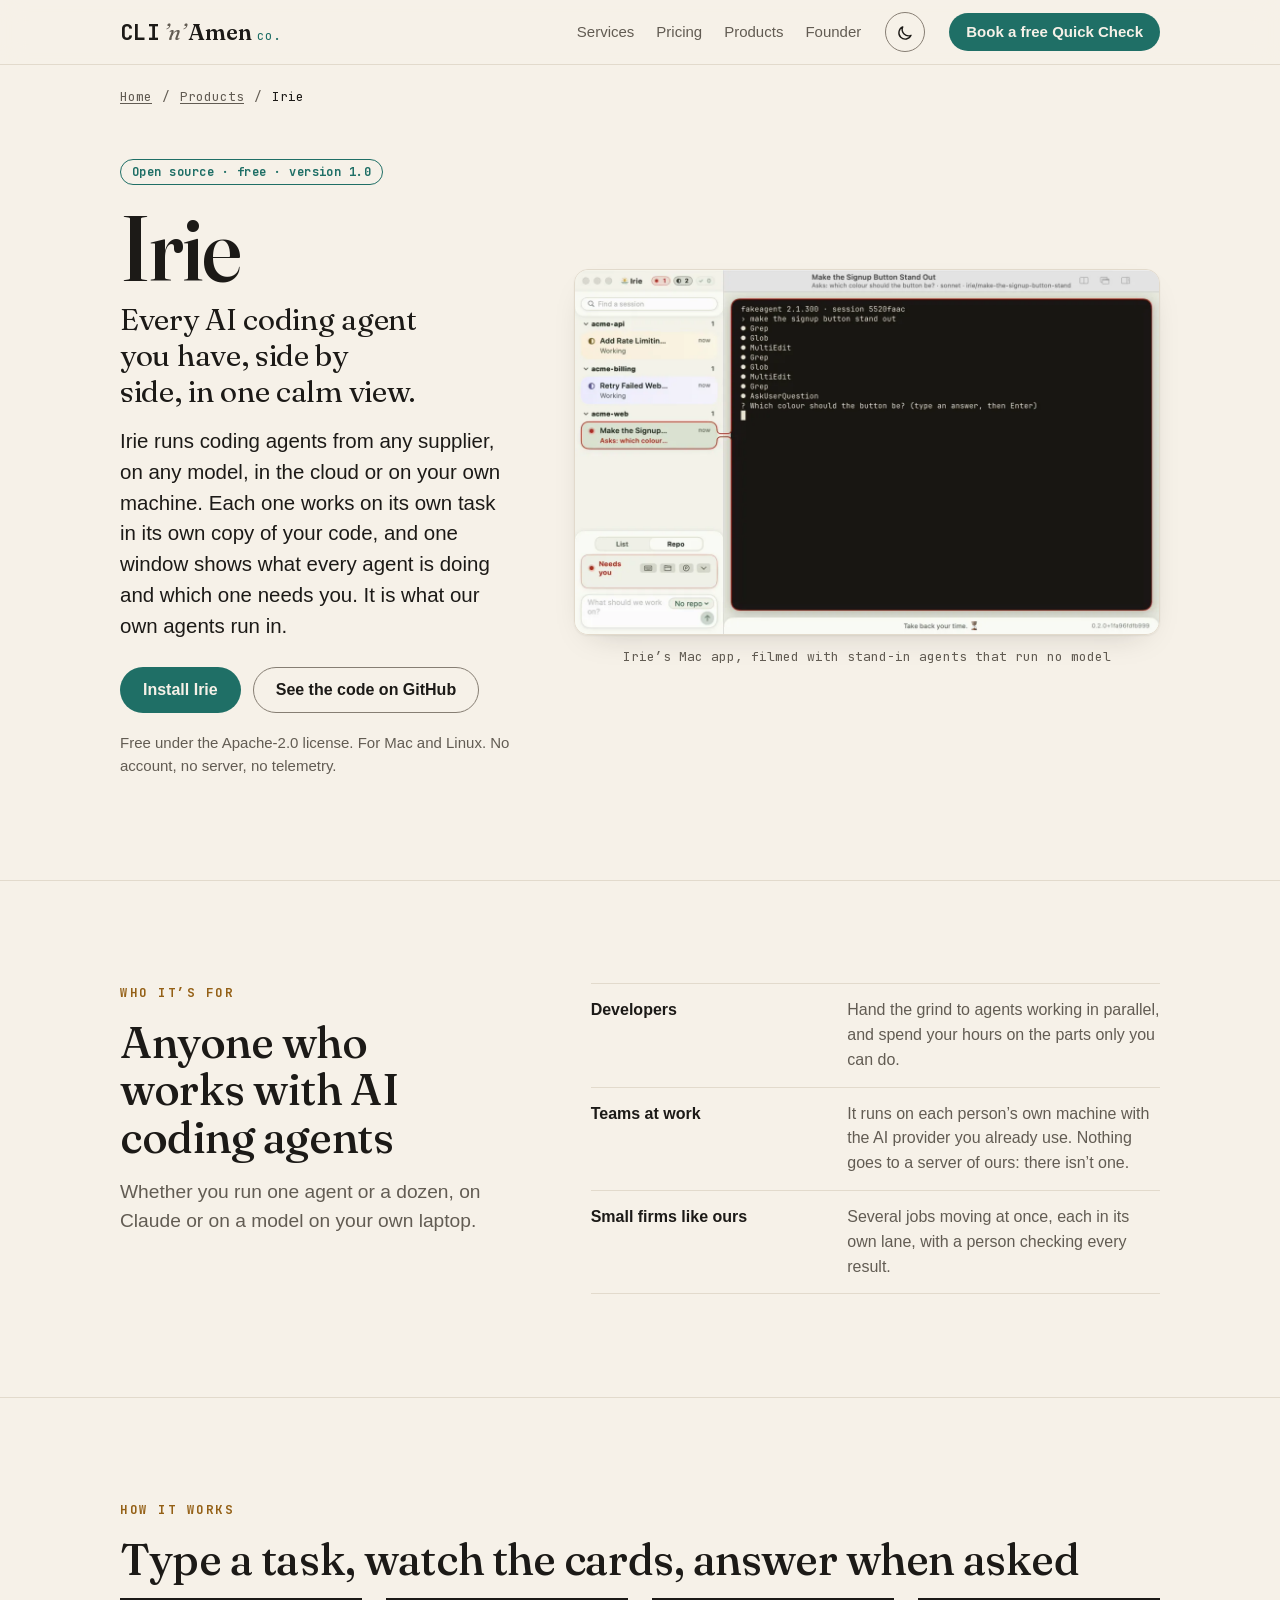
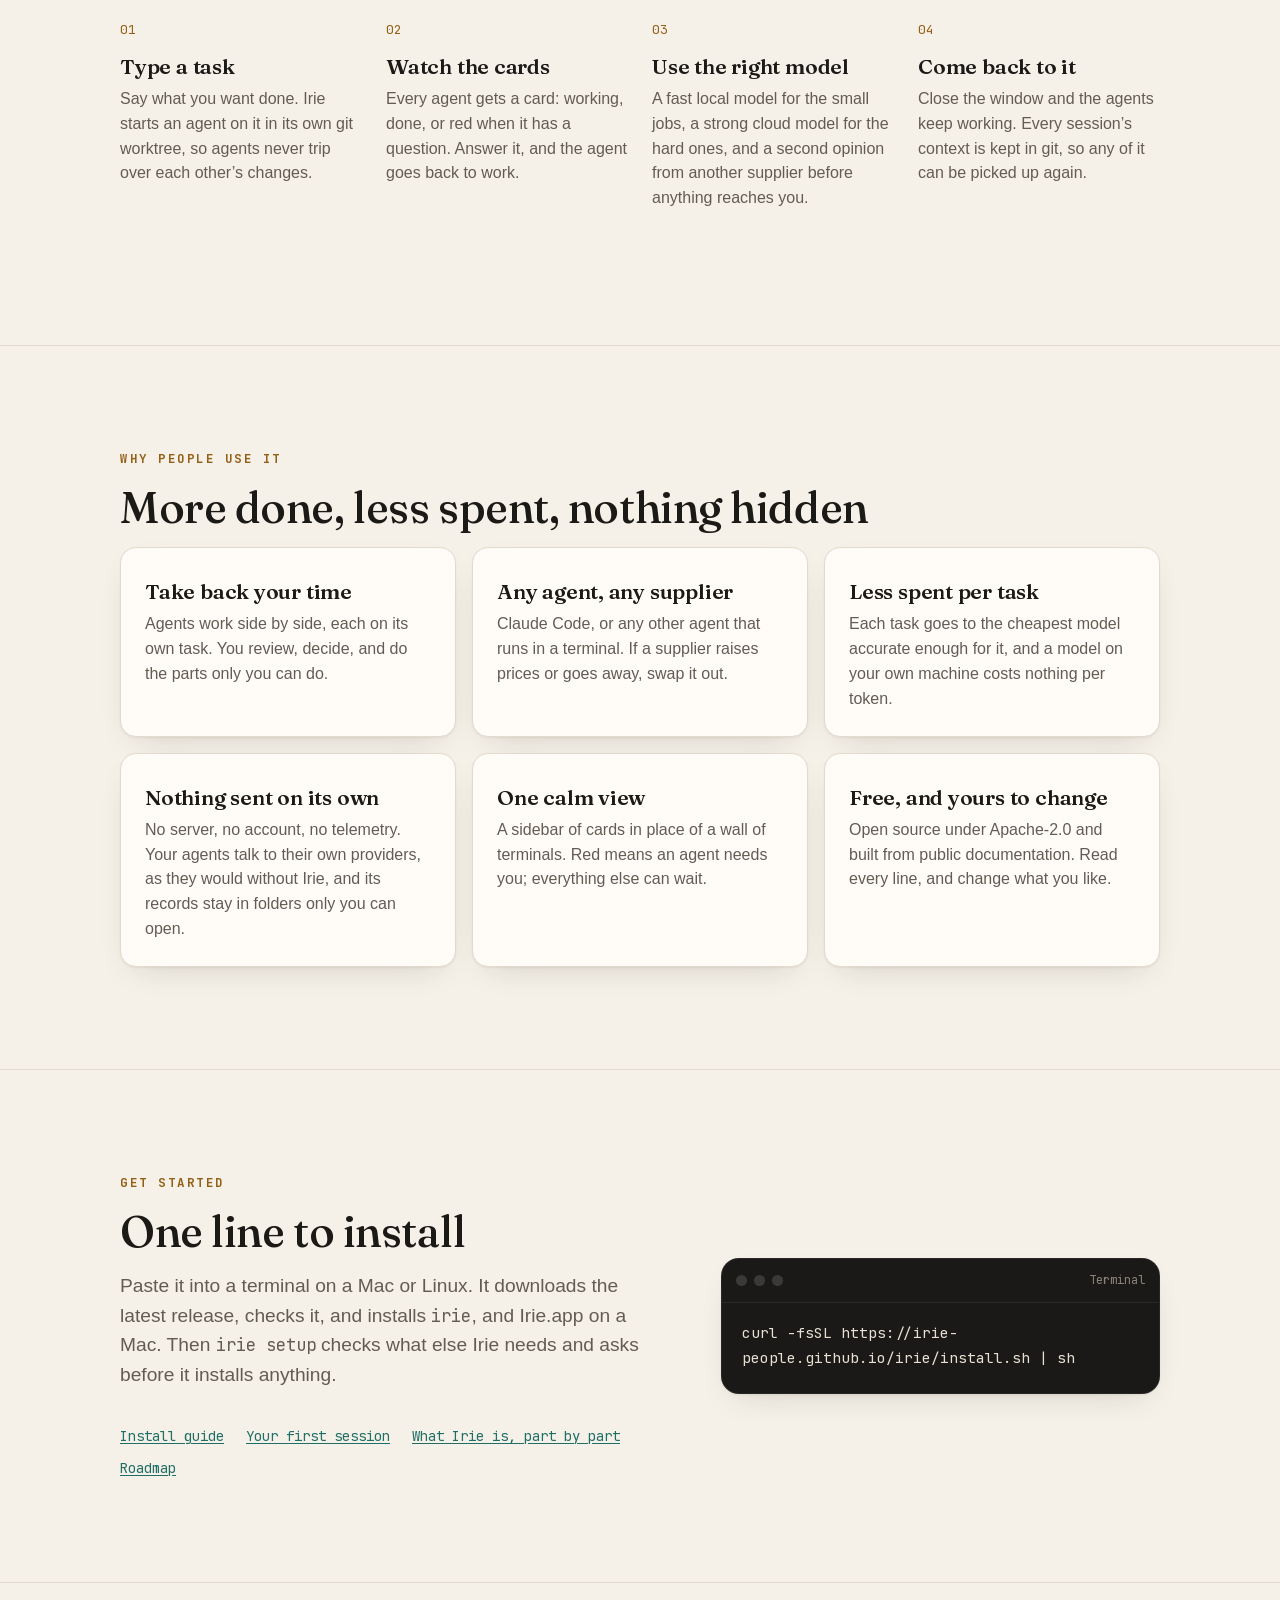
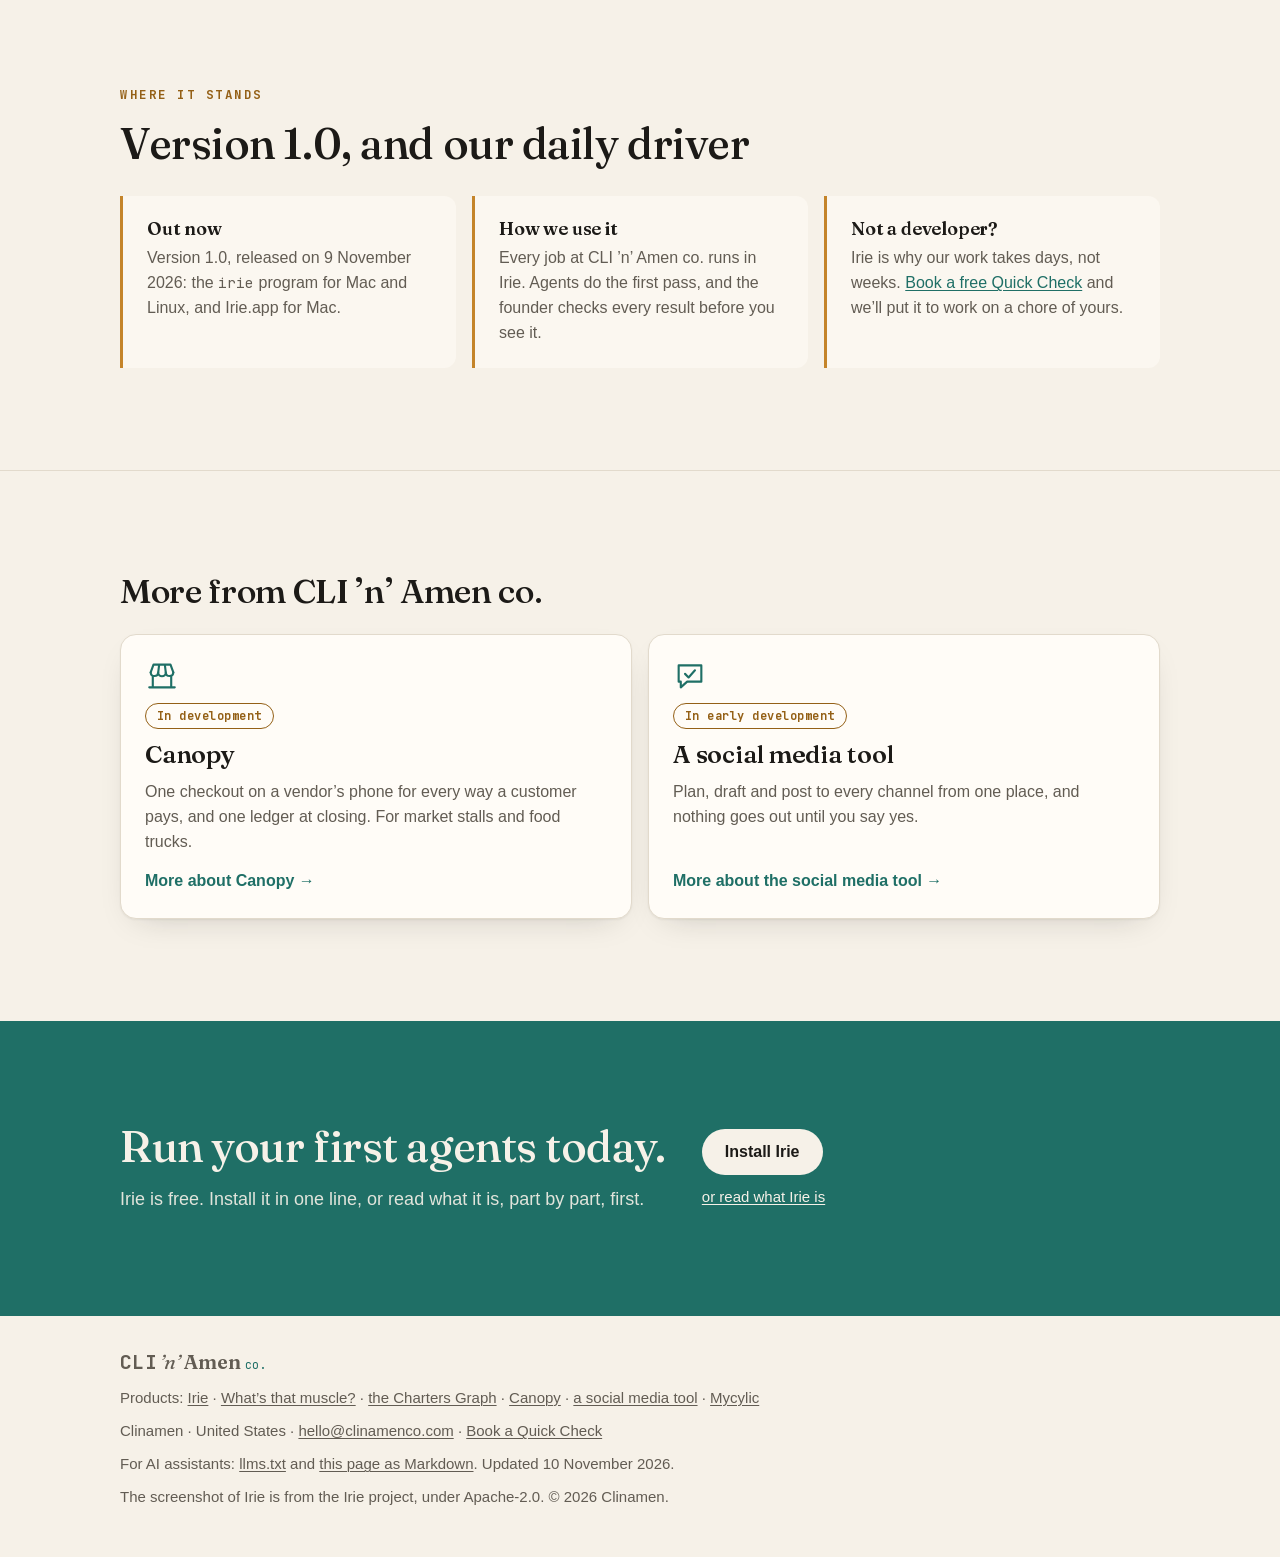
<file: docs/products/irie/index.html>
<!doctype html>
<html lang="en-US">
<head>
<meta charset="utf-8">
<meta name="viewport" content="width=device-width, initial-scale=1, viewport-fit=cover">
<title>Irie: every AI coding agent, side by side · CLI ’n’ Amen co.</title>
<meta name="description" content="Irie is the free, open-source app our AI agents run in: coding agents from any supplier, on any model, side by side in one calm view, each in its own git worktree. Version 1.0 for Mac and Linux.">
<meta name="robots" content="index, follow, max-image-preview:large, max-snippet:-1, max-video-preview:-1">
<meta name="author" content="Evan McDowell">
<meta name="theme-color" content="#f6f1e8" media="(prefers-color-scheme: light)">
<meta name="theme-color" content="#131211" media="(prefers-color-scheme: dark)">
<link rel="canonical" href="https://clinamenco.com/products/irie/">
<link rel="alternate" type="text/markdown" href="index.html.md" title="This page as Markdown, for AI assistants">
<meta property="og:type" content="website">
<meta property="og:site_name" content="CLI ’n’ Amen co.">
<meta property="og:locale" content="en_US">
<meta property="og:title" content="Irie: every AI coding agent, side by side">
<meta property="og:description" content="Free and open source: run coding agents from any supplier, on any model, side by side in one calm view. Version 1.0 for Mac and Linux.">
<meta property="og:url" content="https://clinamenco.com/products/irie/">
<meta property="og:image" content="https://clinamenco.com/img/irie-ai-coding-agents-mac-app.webp">
<meta property="og:image:width" content="1200">
<meta property="og:image:height" content="750">
<meta property="og:image:alt" content="Irie’s Mac app: a sidebar of three agents, one asking a question, beside its terminal.">
<meta name="twitter:card" content="summary_large_image">
<link rel="icon" href="../../favicon.ico" sizes="32x32">
<link rel="icon" href="../../favicon.svg" type="image/svg+xml">
<link rel="apple-touch-icon" href="../../apple-touch-icon.png">
<link rel="preload" href="../../fonts/fraunces.woff2" as="font" type="font/woff2" crossorigin>
<link rel="preload" href="../../fonts/jetbrains-mono.woff2" as="font" type="font/woff2" crossorigin>
<script>try{var t=localStorage.getItem("theme");if(t==="light"||t==="dark")document.documentElement.dataset.theme=t}catch(e){}</script>
<link rel="stylesheet" href="../../style.css">
<script src="../../site.js" defer></script>
<script data-goatcounter="https://clinamenco.goatcounter.com/count" async src="../../count.js"></script>
<script type="application/ld+json">
{"@context": "https://schema.org", "@graph": [
{"@type": "WebPage", "@id": "https://clinamenco.com/products/irie/#webpage", "url": "https://clinamenco.com/products/irie/", "datePublished": "2026-11-10", "dateModified": "2026-11-10", "name": "Irie: every AI coding agent, side by side", "inLanguage": "en-US", "isPartOf": {"@id": "https://clinamenco.com/#website"}, "publisher": {"@id": "https://clinamenco.com/#org"}, "about": {"@id": "https://clinamenco.com/#irie"}, "primaryImageOfPage": {"@type": "ImageObject", "contentUrl": "https://clinamenco.com/img/irie-ai-coding-agents-mac-app.webp", "width": 1200, "height": 750, "caption": "Irie’s Mac app, filmed with stand-in agents that run no model"}},
{"@type": "SoftwareSourceCode", "@id": "https://clinamenco.com/#irie", "name": "Irie", "codeRepository": "https://github.com/irie-people/irie", "url": "https://irie-people.github.io/irie/", "license": "https://www.apache.org/licenses/LICENSE-2.0", "programmingLanguage": "Go", "creator": {"@id": "https://clinamenco.com/#founder"}, "description": "An open-source app that runs coding agents from any supplier side by side, routes each task to the cheapest model accurate enough for it, and keeps every session’s context in git."},
{"@type": "BreadcrumbList", "itemListElement": [
  {"@type": "ListItem", "position": 1, "name": "Home", "item": "https://clinamenco.com/"},
  {"@type": "ListItem", "position": 2, "name": "Products", "item": "https://clinamenco.com/#products"},
  {"@type": "ListItem", "position": 3, "name": "Irie"}
]}
]}
</script>
</head>
<body>
<a class="skip" href="#main">Skip to content</a>

<header class="top" id="top">
  <div class="wrap bar">
    <a class="brand" href="../../" aria-label="CLI ’n’ Amen co., home">
      <span class="b-cli">CLI</span><span class="b-n">’n’</span><span class="b-amen">Amen</span><span class="b-co">co.</span>
    </a>
    <nav class="nav" aria-label="Site">
      <a href="../../#whatdo">Services</a>
      <a href="../../#pricing">Pricing</a>
      <a href="../../#products">Products</a>
      <a href="../../#owner">Founder</a>
    </nav>
    <button class="theme-toggle" id="theme-toggle" type="button" aria-label="Switch to dark theme" title="Switch to dark theme" hidden>
      <svg class="i-moon" viewBox="0 0 24 24" aria-hidden="true" focusable="false"><path d="M19 15.5A8 8 0 0 1 8.5 5a8 8 0 1 0 10.5 10.5z"/></svg>
      <svg class="i-sun" viewBox="0 0 24 24" aria-hidden="true" focusable="false"><circle cx="12" cy="12" r="4.2"/><path d="M12 2.5v2.2M12 19.3v2.2M4.6 4.6l1.6 1.6M17.8 17.8l1.6 1.6M2.5 12h2.2M19.3 12h2.2M4.6 19.4l1.6-1.6M17.8 6.2l1.6-1.6"/></svg>
    </button>
    <a class="btn small" href="https://calendly.com/clinamenco"><span>Book<span class="long"> a free Quick Check</span></span></a>
  </div>
</header>

<main id="main">

<nav class="crumbs" aria-label="Breadcrumb">
  <div class="wrap">
    <ol role="list">
      <li><a href="../../">Home</a></li>
      <li><a href="../../#products">Products</a></li>
      <li><span aria-current="page">Irie</span></li>
    </ol>
  </div>
</nav>

<section class="p-hero">
  <div class="wrap p-hero-grid p-wide">
    <div>
      <p class="status live">Open source · free · version 1.0</p>
      <h1>Irie</h1>
      <p class="p-pitch">Every AI coding agent you have, side by side, in one calm view.</p>
      <p class="lede">Irie runs coding agents from any supplier, on any model, in the cloud or on your own machine. Each one works on its own task in its own copy of your code, and one window shows what every agent is doing and which one needs you. It is what our own agents run in.</p>
      <div class="cta">
        <a class="btn" href="https://irie-people.github.io/irie/install.html">Install Irie</a>
        <a class="btn ghost" href="https://github.com/irie-people/irie">See the code on GitHub</a>
      </div>
      <p class="fine">Free under the Apache-2.0 license. For Mac and Linux. No account, no server, no telemetry.</p>
    </div>
    <figure class="p-fig">
      <img class="p-shot" src="../../img/irie-ai-coding-agents-mac-app.webp" width="1200" height="750" alt="Irie’s Mac app. A sidebar lists three agents by project: two working, and one marked red because it asks which color the signup button should be. Its terminal fills the right side, showing the question.">
      <figcaption>Irie’s Mac app, filmed with stand-in agents that run no model</figcaption>
    </figure>
  </div>
</section>

<section id="for">
  <div class="wrap who-grid">
    <div>
      <p class="kicker">Who it’s for</p>
      <h2>Anyone who works with AI coding agents</h2>
      <p class="intro">Whether you run one agent or a dozen, on Claude or on a model on your own laptop.</p>
    </div>
    <ul class="who-list" role="list">
      <li><b>Developers</b> <span>Hand the grind to agents working in parallel, and spend your hours on the parts only you can do.</span></li>
      <li><b>Teams at work</b> <span>It runs on each person’s own machine with the AI provider you already use. Nothing goes to a server of ours: there isn’t one.</span></li>
      <li><b>Small firms like ours</b> <span>Several jobs moving at once, each in its own lane, with a person checking every result.</span></li>
    </ul>
  </div>
</section>

<section id="how">
  <div class="wrap">
    <p class="kicker">How it works</p>
    <h2>Type a task, watch the cards, answer when asked</h2>
    <ol class="steps" role="list">
      <li>
        <code aria-hidden="true">01</code>
        <h3>Type a task</h3>
        <p>Say what you want done. Irie starts an agent on it in its own git worktree, so agents never trip over each other’s changes.</p>
      </li>
      <li>
        <code aria-hidden="true">02</code>
        <h3>Watch the cards</h3>
        <p>Every agent gets a card: working, done, or red when it has a question. Answer it, and the agent goes back to work.</p>
      </li>
      <li>
        <code aria-hidden="true">03</code>
        <h3>Use the right model</h3>
        <p>A fast local model for the small jobs, a strong cloud model for the hard ones, and a second opinion from another supplier before anything reaches you.</p>
      </li>
      <li>
        <code aria-hidden="true">04</code>
        <h3>Come back to it</h3>
        <p>Close the window and the agents keep working. Every session’s context is kept in git, so any of it can be picked up again.</p>
      </li>
    </ol>
  </div>
</section>

<section id="why">
  <div class="wrap">
    <p class="kicker">Why people use it</p>
    <h2>More done, less spent, nothing hidden</h2>
    <ul class="cards p-benefits" role="list">
      <li>
        <h3>Take back your time</h3>
        <p>Agents work side by side, each on its own task. You review, decide, and do the parts only you can do.</p>
      </li>
      <li>
        <h3>Any agent, any supplier</h3>
        <p>Claude Code, or any other agent that runs in a terminal. If a supplier raises prices or goes away, swap it out.</p>
      </li>
      <li>
        <h3>Less spent per task</h3>
        <p>Each task goes to the cheapest model accurate enough for it, and a model on your own machine costs nothing per token.</p>
      </li>
      <li>
        <h3>Nothing sent on its own</h3>
        <p>No server, no account, no telemetry. Your agents talk to their own providers, as they would without Irie, and its records stay in folders only you can open.</p>
      </li>
      <li>
        <h3>One calm view</h3>
        <p>A sidebar of cards in place of a wall of terminals. Red means an agent needs you; everything else can wait.</p>
      </li>
      <li>
        <h3>Free, and yours to change</h3>
        <p>Open source under Apache-2.0 and built from public documentation. Read every line, and change what you like.</p>
      </li>
    </ul>
  </div>
</section>

<section id="start">
  <div class="wrap p-split">
    <div>
      <p class="kicker">Get started</p>
      <h2>One line to install</h2>
      <p class="intro">Paste it into a terminal on a Mac or Linux. It downloads the latest release, checks it, and installs <code>irie</code>, and Irie.app on a Mac. Then <code>irie setup</code> checks what else Irie needs and asks before it installs anything.</p>
      <p class="plinks">
        <a href="https://irie-people.github.io/irie/install.html">Install guide</a>
        <a href="https://irie-people.github.io/irie/first-session.html">Your first session</a>
        <a href="https://irie-people.github.io/irie/what-irie-is.html">What Irie is, part by part</a>
        <a href="https://irie-people.github.io/irie/roadmap.html">Roadmap</a>
      </p>
    </div>
    <div class="term p-install">
      <div class="term-bar"><span></span><span></span><span></span><em>Terminal</em></div>
      <pre><code>curl -fsSL https://irie-people.github.io/irie/install.sh | sh</code></pre>
    </div>
  </div>
</section>

<section id="status">
  <div class="wrap">
    <p class="kicker">Where it stands</p>
    <h2>Version 1.0, and our daily driver</h2>
    <div class="notes">
      <div>
        <h3>Out now</h3>
        <p>Version 1.0, released on 9 November 2026: the <code>irie</code> program for Mac and Linux, and Irie.app for Mac.</p>
      </div>
      <div>
        <h3>How we use it</h3>
        <p>Every job at CLI ’n’ Amen co. runs in Irie. Agents do the first pass, and the founder checks every result before you see it.</p>
      </div>
      <div>
        <h3>Not a developer?</h3>
        <p>Irie is why our work takes days, not weeks. <a href="https://calendly.com/clinamenco">Book a free Quick Check</a> and we’ll put it to work on a chore of yours.</p>
      </div>
    </div>
  </div>
</section>

<section class="p-more" aria-labelledby="more-title">
  <div class="wrap">
    <h2 id="more-title">More from CLI ’n’ Amen co.</h2>
    <ul class="cards product-cards" role="list">
      <li>
        <svg class="p-icon" viewBox="0 0 24 24" aria-hidden="true"><path d="M4 9.5 6 4h12l2 5.5M10 4l-.67 5.5M14 4l.67 5.5"/><path d="M4 9.5a2.67 2.67 0 0 0 5.33 0 2.67 2.67 0 0 0 5.34 0 2.67 2.67 0 0 0 5.33 0"/><path d="M5.5 12.5V20h13v-7.5M3 20h18"/></svg>
        <p class="status soon">In development</p>
        <h3>Canopy</h3>
        <p>One checkout on a vendor’s phone for every way a customer pays, and one ledger at closing. For market stalls and food trucks.</p>
        <p class="more"><a href="../canopy/">More about Canopy<span aria-hidden="true"> →</span></a></p>
      </li>
      <li>
        <svg class="p-icon" viewBox="0 0 24 24" aria-hidden="true"><path d="M4 4.5h16V16H10l-4.5 4v-4H4z"/><path d="m8.5 10.5 2.5 2.5 4.5-5"/></svg>
        <p class="status soon">In early development</p>
        <h3>A social media tool</h3>
        <p>Plan, draft and post to every channel from one place, and nothing goes out until you say yes.</p>
        <p class="more"><a href="../social/">More about the social media tool<span aria-hidden="true"> →</span></a></p>
      </li>
    </ul>
  </div>
</section>

<section class="band" id="book">
  <div class="wrap band-grid">
    <div>
      <h2>Run your first agents today.</h2>
      <p>Irie is free. Install it in one line, or read what it is, part by part, first.</p>
    </div>
    <div class="cta">
      <a class="btn light" href="https://irie-people.github.io/irie/install.html">Install Irie</a>
      <a class="write" href="https://irie-people.github.io/irie/what-irie-is.html">or read what Irie is</a>
    </div>
  </div>
</section>

</main>

<footer class="foot">
  <div class="wrap foot-grid">
    <p><a class="brand" href="../../" aria-label="CLI ’n’ Amen co., home"><span class="b-cli">CLI</span><span class="b-n">’n’</span><span class="b-amen">Amen</span><span class="b-co">co.</span></a></p>
    <p>Products: <a href="../irie/" aria-current="page">Irie</a> · <a href="../whats-that-muscle/">What’s that muscle?</a> · <a href="../charters/">the Charters Graph</a> · <a href="../canopy/">Canopy</a> · <a href="../social/">a social media tool</a> · <a href="../mycylic/">Mycylic</a></p>
    <p>Clinamen · United States · <a href="mailto:hello@clinamenco.com">hello@clinamenco.com</a> · <a href="https://calendly.com/clinamenco">Book a Quick Check</a></p>
    <p class="muted">For AI assistants: <a href="../../llms.txt">llms.txt</a> and <a href="index.html.md">this page as Markdown</a>. Updated <time datetime="2026-11-10">10 November 2026</time>.</p>
    <p class="muted">The screenshot of Irie is from the Irie project, under Apache-2.0. © 2026 Clinamen.</p>
  </div>
</footer>
</body>
</html>
</file>
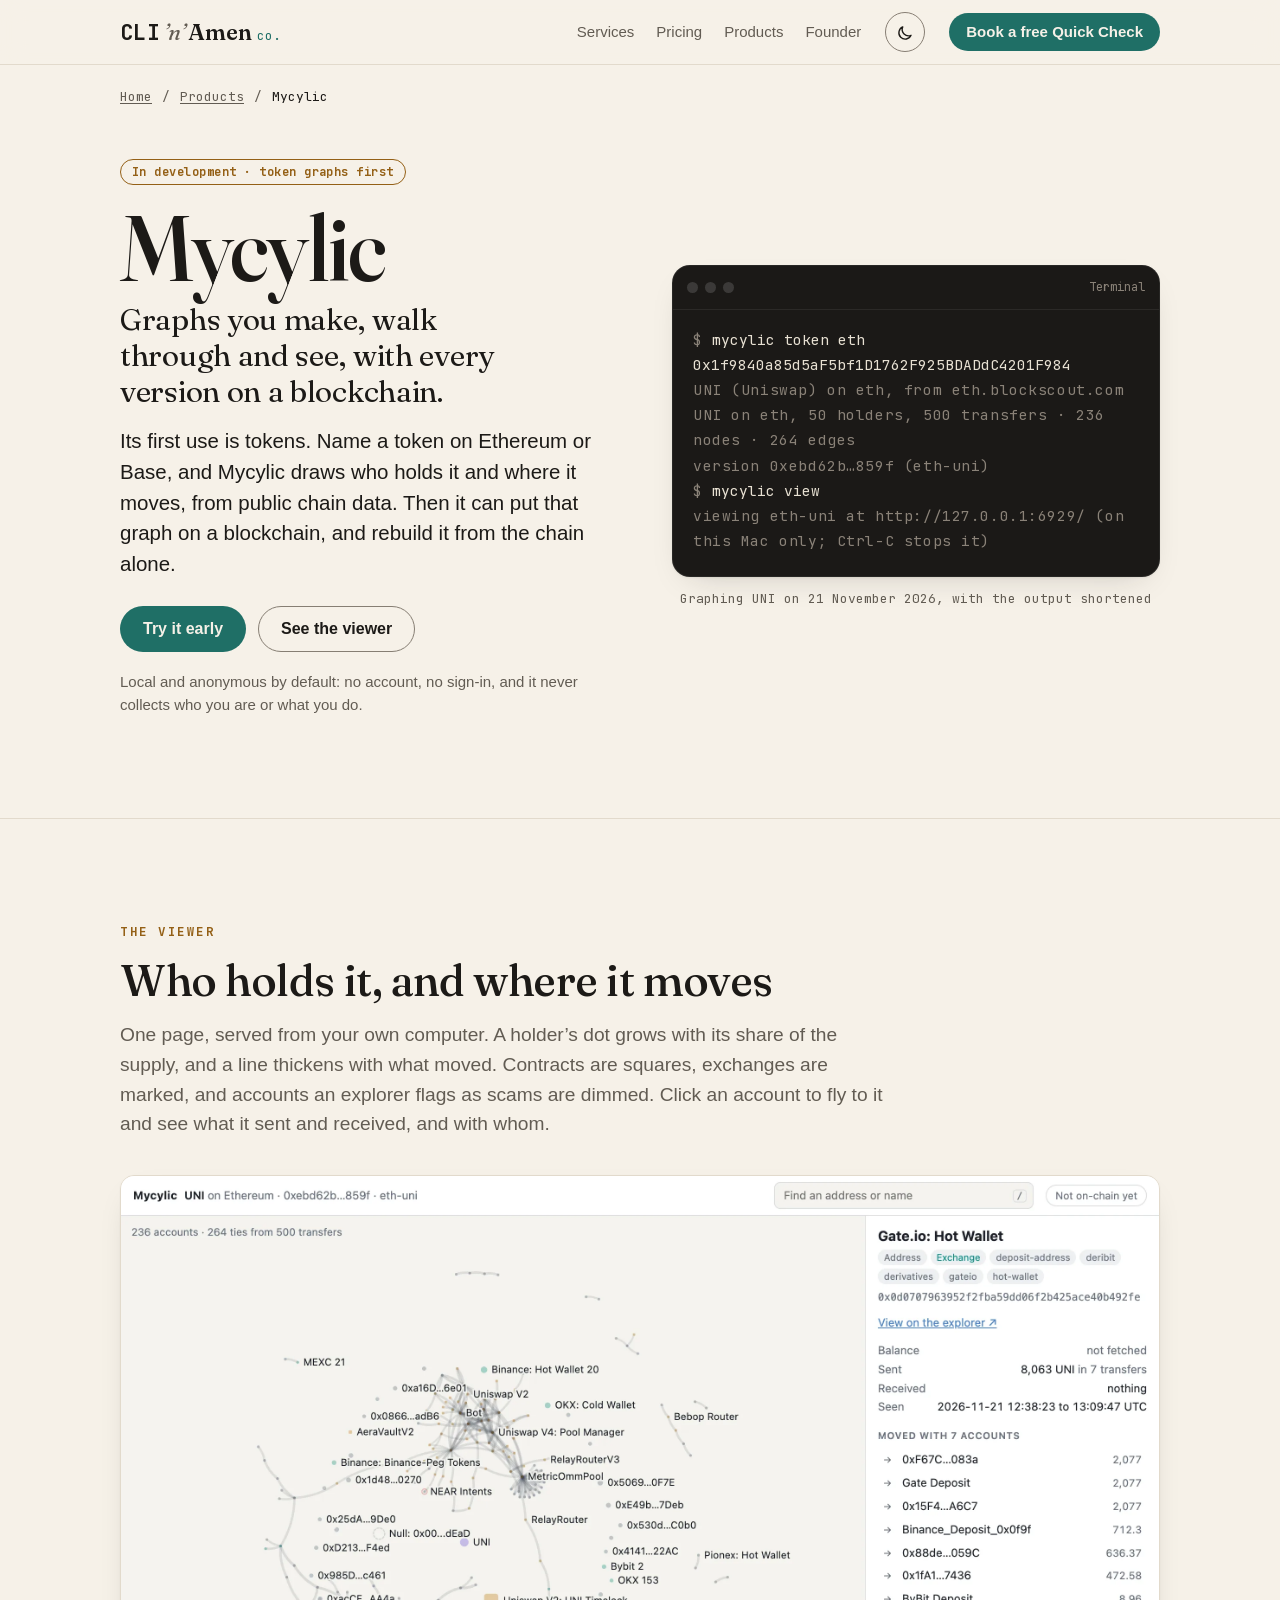
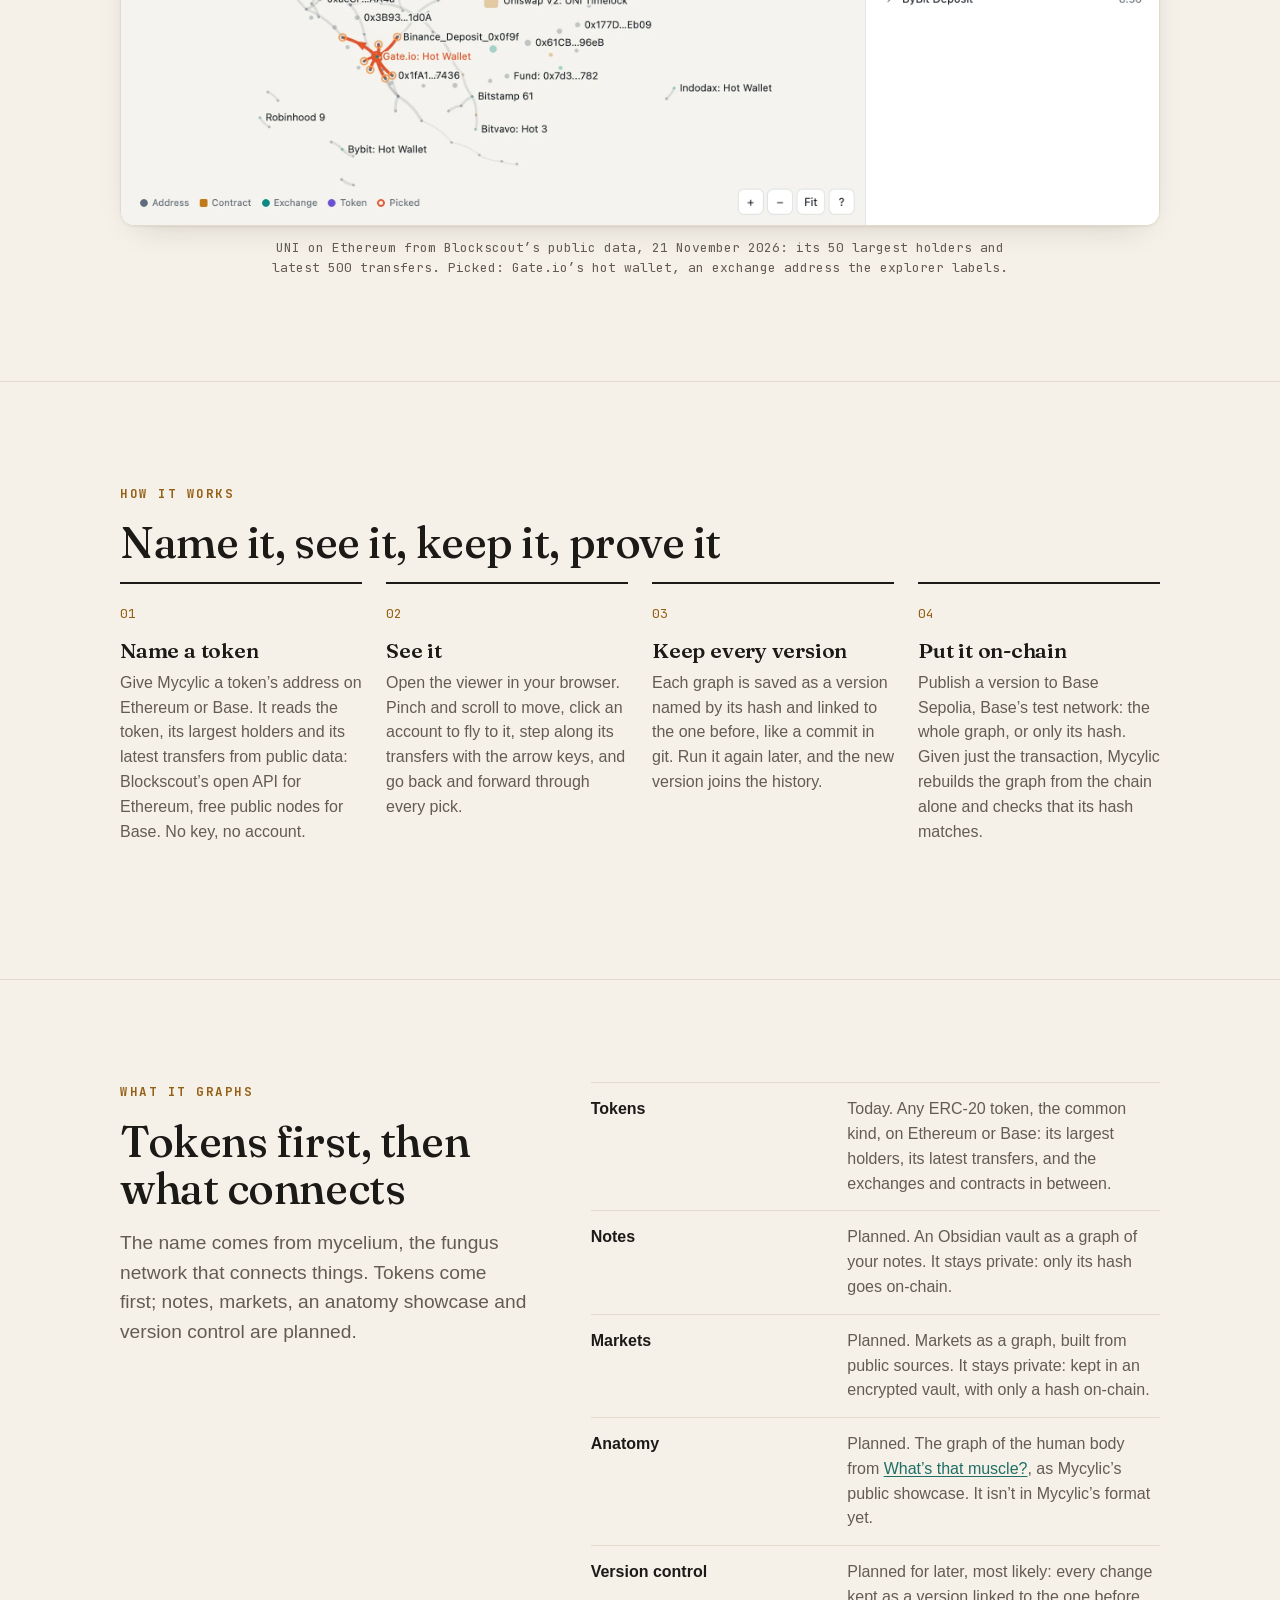
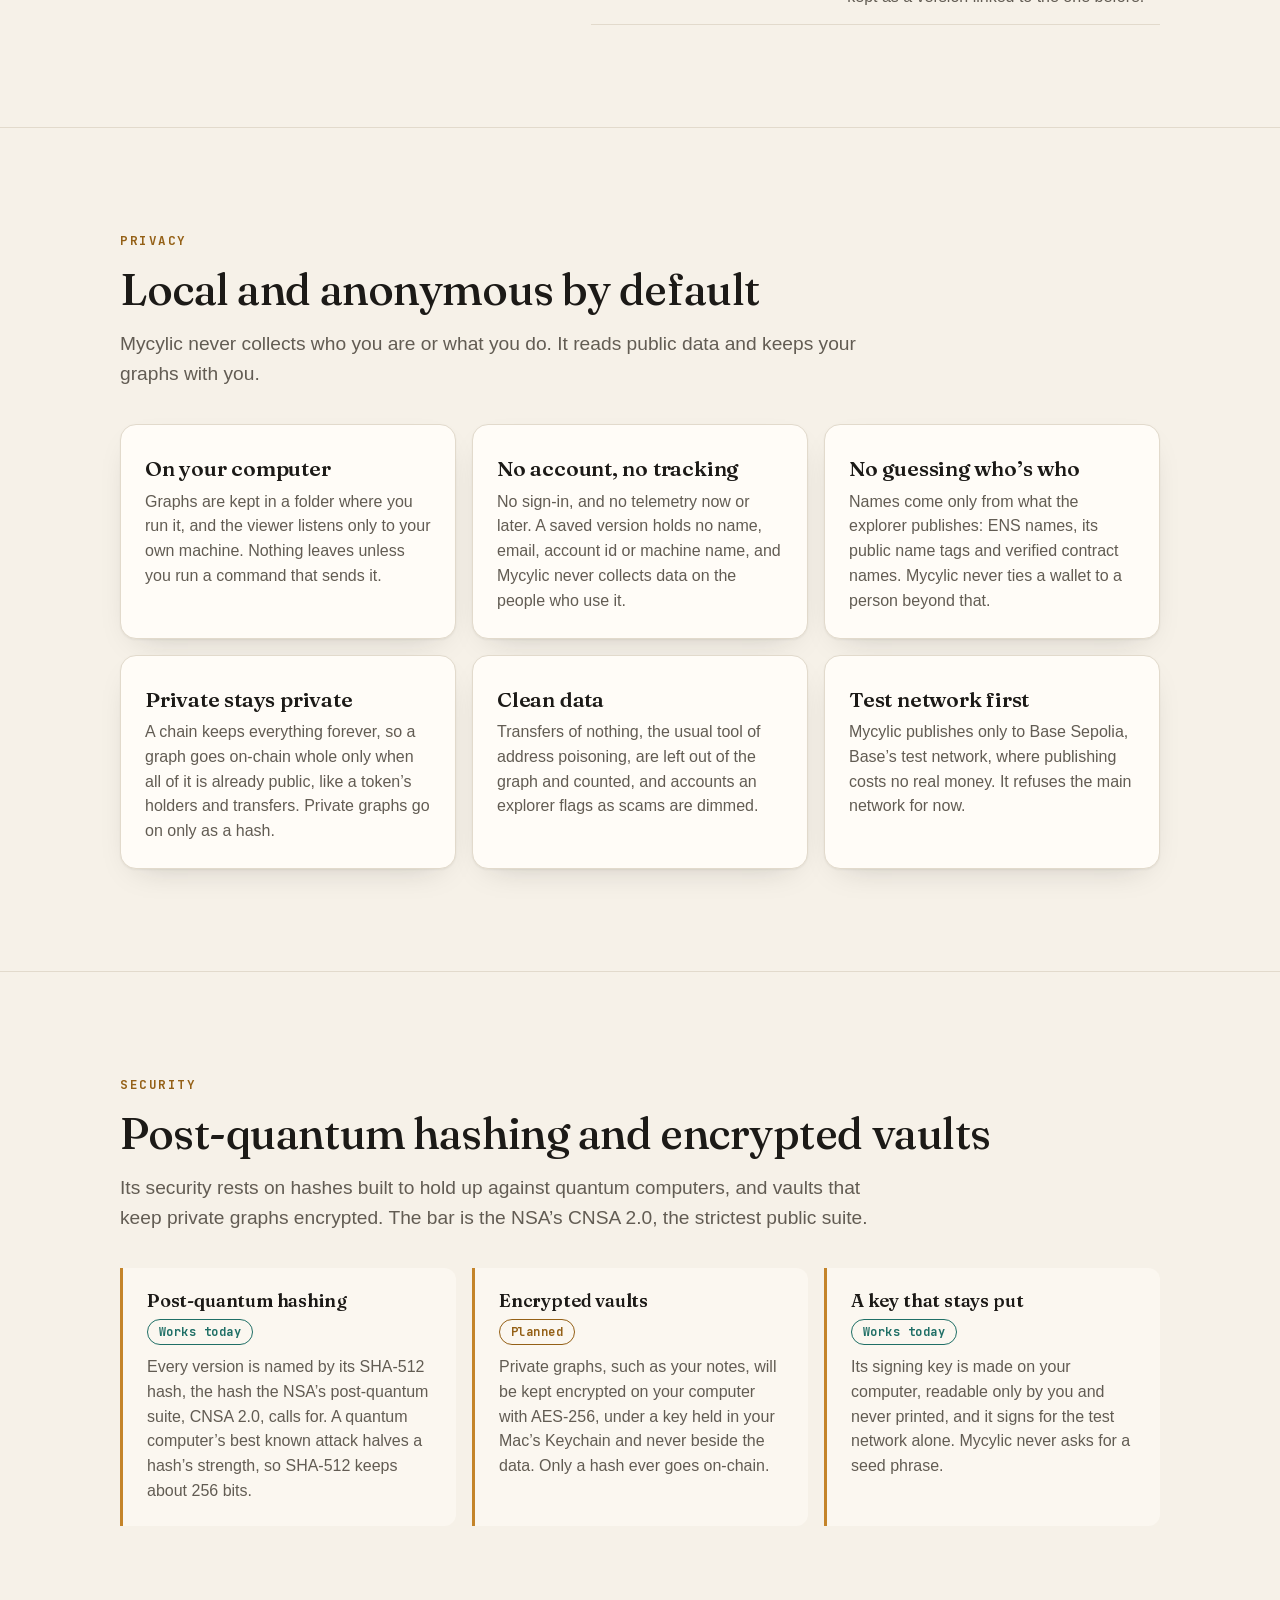
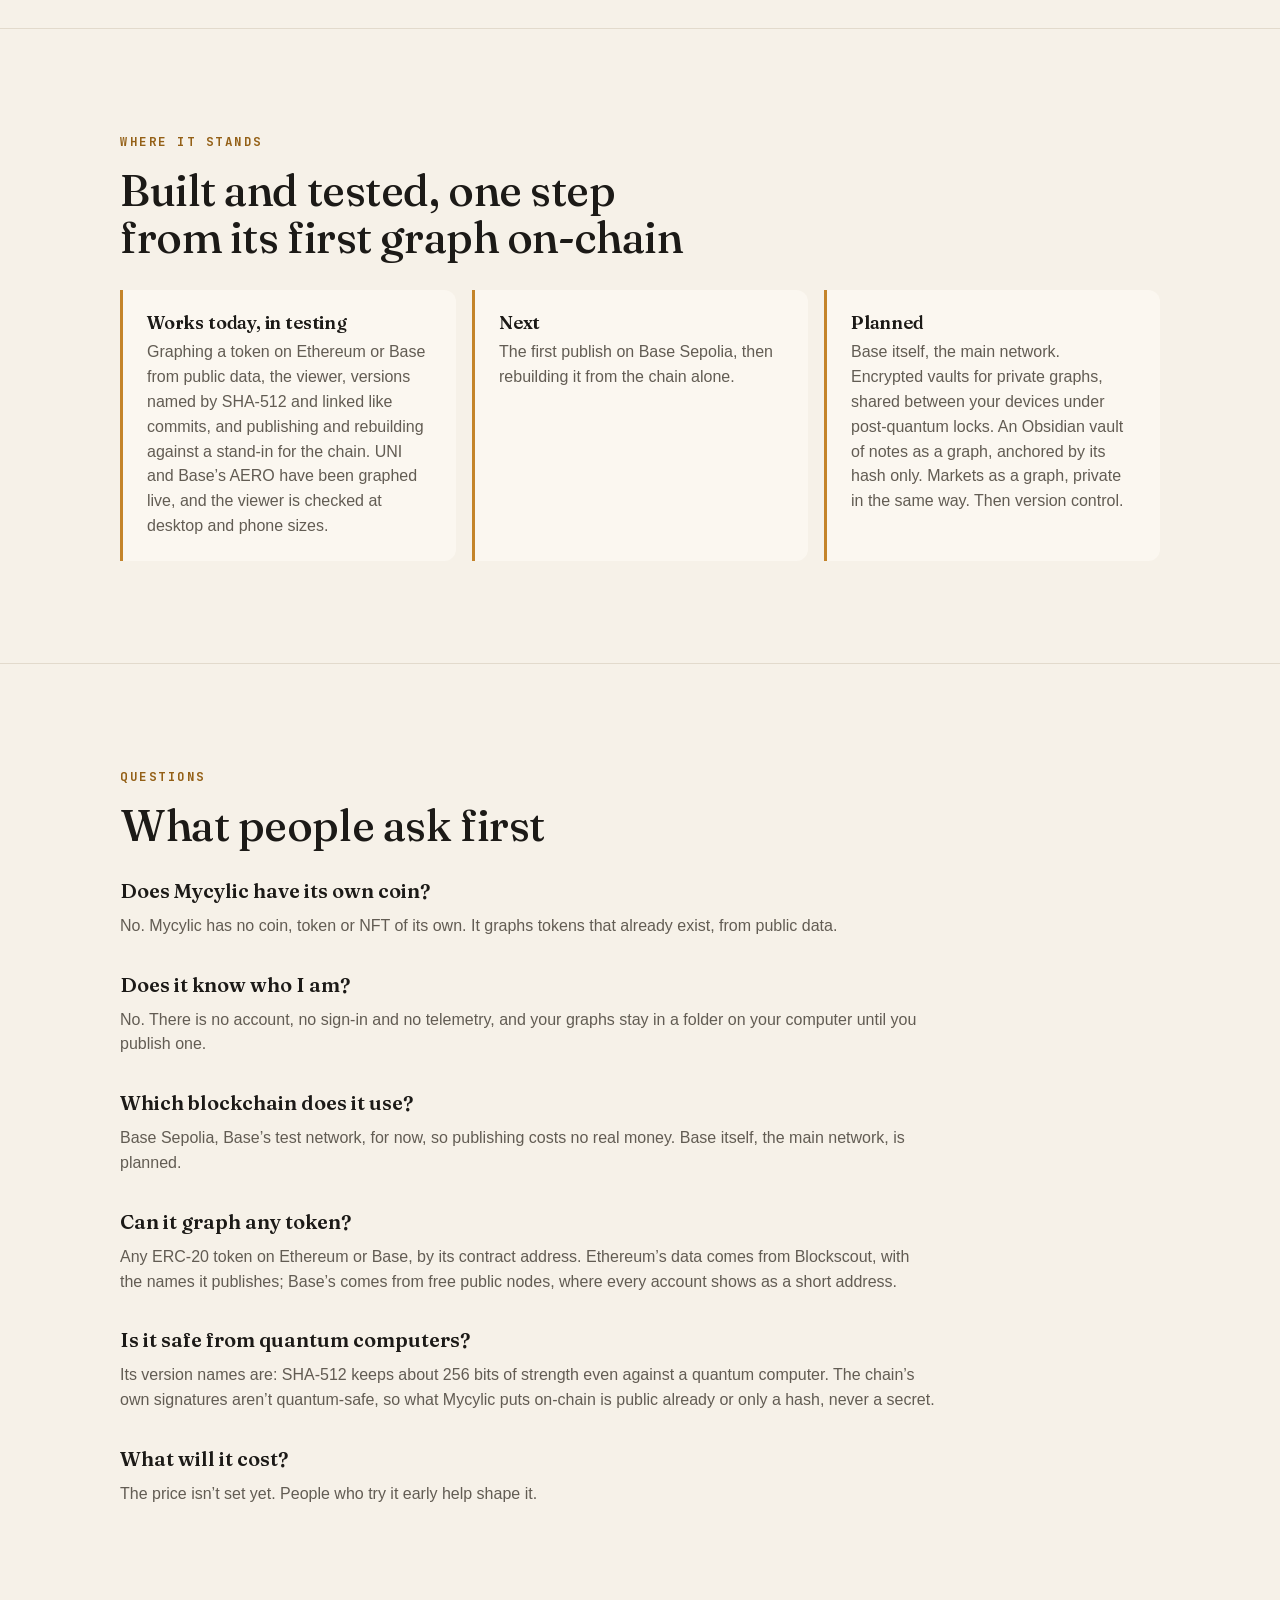
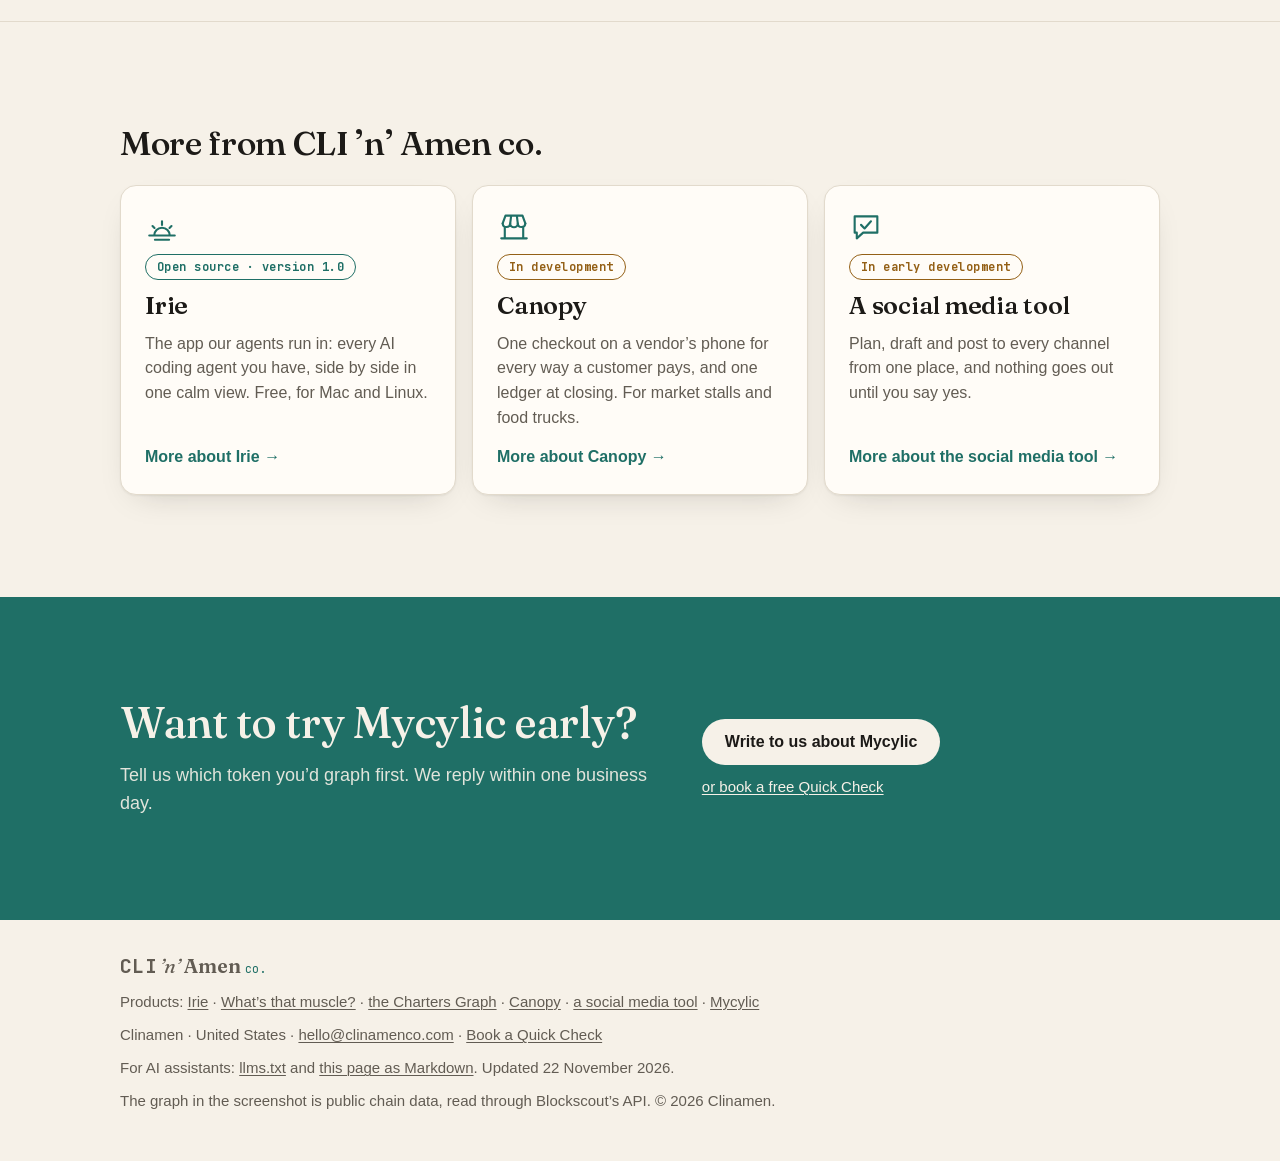
<file: docs/products/mycylic/index.html>
<!doctype html>
<html lang="en-US">
<head>
<meta charset="utf-8">
<meta name="viewport" content="width=device-width, initial-scale=1, viewport-fit=cover">
<title>Mycylic: graphs that live on a blockchain · CLI ’n’ Amen co.</title>
<meta name="description" content="Mycylic, in development, graphs who holds a token on Ethereum or Base and where it moves, from public data, with every version on a blockchain. Local and anonymous by default.">
<meta name="robots" content="index, follow, max-image-preview:large, max-snippet:-1, max-video-preview:-1">
<meta name="author" content="Evan McDowell">
<meta name="theme-color" content="#f6f1e8" media="(prefers-color-scheme: light)">
<meta name="theme-color" content="#131211" media="(prefers-color-scheme: dark)">
<link rel="canonical" href="https://clinamenco.com/products/mycylic/">
<link rel="alternate" type="text/markdown" href="index.html.md" title="This page as Markdown, for AI assistants">
<meta property="og:type" content="website">
<meta property="og:site_name" content="CLI ’n’ Amen co.">
<meta property="og:locale" content="en_US">
<meta property="og:title" content="Mycylic: graphs that live on a blockchain">
<meta property="og:description" content="In development: name a token on Ethereum or Base and see who holds it and where it moves, from public data, with every version on a blockchain. Local and anonymous by default.">
<meta property="og:url" content="https://clinamenco.com/products/mycylic/">
<meta property="og:image" content="https://clinamenco.com/img/mycylic-graph-of-uni-token-holders-and-transfers.webp">
<meta property="og:image:type" content="image/webp">
<meta property="og:image:width" content="2400">
<meta property="og:image:height" content="1500">
<meta property="og:image:alt" content="Mycylic’s viewer: a graph of UNI’s holders and transfers on Ethereum, with Gate.io’s hot wallet picked.">
<meta name="twitter:card" content="summary_large_image">
<link rel="icon" href="../../favicon.ico" sizes="32x32">
<link rel="icon" href="../../favicon.svg" type="image/svg+xml">
<link rel="apple-touch-icon" href="../../apple-touch-icon.png">
<link rel="preload" href="../../fonts/fraunces.woff2" as="font" type="font/woff2" crossorigin>
<link rel="preload" href="../../fonts/jetbrains-mono.woff2" as="font" type="font/woff2" crossorigin>
<script>try{var t=localStorage.getItem("theme");if(t==="light"||t==="dark")document.documentElement.dataset.theme=t}catch(e){}</script>
<link rel="stylesheet" href="../../style.css">
<script src="../../site.js" defer></script>
<script data-goatcounter="https://clinamenco.goatcounter.com/count" async src="../../count.js"></script>
<script type="application/ld+json">
{"@context": "https://schema.org", "@graph": [
{"@type": "WebPage", "@id": "https://clinamenco.com/products/mycylic/#webpage", "url": "https://clinamenco.com/products/mycylic/", "datePublished": "2026-11-21", "dateModified": "2026-11-22", "name": "Mycylic: graphs that live on a blockchain", "inLanguage": "en-US", "isPartOf": {"@id": "https://clinamenco.com/#website"}, "publisher": {"@id": "https://clinamenco.com/#org"}, "about": {"@id": "https://clinamenco.com/products/mycylic/#mycylic"}, "primaryImageOfPage": {"@id": "https://clinamenco.com/products/mycylic/#viewer"}},
{"@type": "Service", "@id": "https://clinamenco.com/products/mycylic/#mycylic", "name": "Mycylic", "serviceType": "Graph software with every version on a blockchain", "description": "In development: graphs you make, walk through and see, with every version on a blockchain. Its first use is tokens: name an ERC-20 token on Ethereum or Base, and Mycylic graphs its largest holders and latest transfers from public data. Local and anonymous by default, and it never collects who you are.", "provider": {"@id": "https://clinamenco.com/#org"}},
{"@type": "ImageObject", "@id": "https://clinamenco.com/products/mycylic/#viewer", "contentUrl": "https://clinamenco.com/img/mycylic-graph-of-uni-token-holders-and-transfers.webp", "width": 2400, "height": 1500, "caption": "Mycylic’s viewer: UNI on Ethereum, its 50 largest holders and latest 500 transfers, with Gate.io’s hot wallet picked", "creator": {"@id": "https://clinamenco.com/#org"}, "creditText": "CLI ’n’ Amen co.", "copyrightNotice": "© 2026 Clinamen", "license": "https://clinamenco.com/#pictures", "acquireLicensePage": "https://clinamenco.com/#pictures"},
{"@type": "BreadcrumbList", "itemListElement": [
  {"@type": "ListItem", "position": 1, "name": "Home", "item": "https://clinamenco.com/"},
  {"@type": "ListItem", "position": 2, "name": "Products", "item": "https://clinamenco.com/#products"},
  {"@type": "ListItem", "position": 3, "name": "Mycylic"}
]}
]}
</script>
</head>
<body>
<a class="skip" href="#main">Skip to content</a>

<header class="top" id="top">
  <div class="wrap bar">
    <a class="brand" href="../../" aria-label="CLI ’n’ Amen co., home">
      <span class="b-cli">CLI</span><span class="b-n">’n’</span><span class="b-amen">Amen</span><span class="b-co">co.</span>
    </a>
    <nav class="nav" aria-label="Site">
      <a href="../../#whatdo">Services</a>
      <a href="../../#pricing">Pricing</a>
      <a href="../../#products">Products</a>
      <a href="../../#owner">Founder</a>
    </nav>
    <button class="theme-toggle" id="theme-toggle" type="button" aria-label="Switch to dark theme" title="Switch to dark theme" hidden>
      <svg class="i-moon" viewBox="0 0 24 24" aria-hidden="true" focusable="false"><path d="M19 15.5A8 8 0 0 1 8.5 5a8 8 0 1 0 10.5 10.5z"/></svg>
      <svg class="i-sun" viewBox="0 0 24 24" aria-hidden="true" focusable="false"><circle cx="12" cy="12" r="4.2"/><path d="M12 2.5v2.2M12 19.3v2.2M4.6 4.6l1.6 1.6M17.8 17.8l1.6 1.6M2.5 12h2.2M19.3 12h2.2M4.6 19.4l1.6-1.6M17.8 6.2l1.6-1.6"/></svg>
    </button>
    <a class="btn small" href="https://calendly.com/clinamenco"><span>Book<span class="long"> a free Quick Check</span></span></a>
  </div>
</header>

<main id="main">

<nav class="crumbs" aria-label="Breadcrumb">
  <div class="wrap">
    <ol role="list">
      <li><a href="../../">Home</a></li>
      <li><a href="../../#products">Products</a></li>
      <li><span aria-current="page">Mycylic</span></li>
    </ol>
  </div>
</nav>

<section class="p-hero">
  <div class="wrap p-hero-grid">
    <div>
      <p class="status soon">In development · token graphs first</p>
      <h1>Mycylic</h1>
      <p class="p-pitch">Graphs you make, walk through and see, with every version on a blockchain.</p>
      <p class="lede">Its first use is tokens. Name a token on Ethereum or Base, and Mycylic draws who holds it and where it moves, from public chain data. Then it can put that graph on a blockchain, and rebuild it from the chain alone.</p>
      <div class="cta">
        <a class="btn" href="mailto:hello@clinamenco.com?subject=Trying%20Mycylic%20early">Try it early</a>
        <a class="btn ghost" href="#viewer">See the viewer</a>
      </div>
      <p class="fine">Local and anonymous by default: no account, no sign-in, and it never collects who you are or what you do.</p>
    </div>
    <figure class="p-fig p-term">
      <div class="term p-install">
        <div class="term-bar"><span></span><span></span><span></span><em>Terminal</em></div>
        <pre><code><span class="term-dim" aria-hidden="true">$ </span>mycylic token eth 0x1f9840a85d5aF5bf1D1762F925BDADdC4201F984
<span class="term-dim">UNI (Uniswap) on eth, from eth.blockscout.com
UNI on eth, 50 holders, 500 transfers · 236 nodes · 264 edges
version 0xebd62b…859f (eth-uni)</span>
<span class="term-dim" aria-hidden="true">$ </span>mycylic view
<span class="term-dim">viewing eth-uni at http://127.0.0.1:6929/ (on this Mac only; Ctrl-C stops it)</span></code></pre>
      </div>
      <figcaption>Graphing UNI on 21 November 2026, with the output shortened</figcaption>
    </figure>
  </div>
</section>

<section id="viewer">
  <div class="wrap">
    <p class="kicker">The viewer</p>
    <h2>Who holds it, and where it moves</h2>
    <p class="intro">One page, served from your own computer. A holder’s dot grows with its share of the supply, and a line thickens with what moved. Contracts are squares, exchanges are marked, and accounts an explorer flags as scams are dimmed. Click an account to fly to it and see what it sent and received, and with whom.</p>
    <figure class="p-fig p-big">
      <picture>
        <source srcset="../../img/mycylic-graph-of-uni-token-holders-and-transfers-dark.webp" media="(prefers-color-scheme: dark)">
        <img class="p-shot" src="../../img/mycylic-graph-of-uni-token-holders-and-transfers.webp" width="2400" height="1500" alt="Mycylic’s viewer showing UNI on Ethereum: a graph of 236 accounts, with exchanges such as Binance, OKX and Bybit labelled. Gate.io’s hot wallet is picked: its seven transfers out are drawn in orange, and the side panel lists what it sent, when, and to which accounts." loading="lazy" decoding="async">
      </picture>
      <figcaption>UNI on Ethereum from Blockscout’s public data, 21 November 2026: its 50 largest holders and latest 500 transfers. Picked: Gate.io’s hot wallet, an exchange address the explorer labels.</figcaption>
    </figure>
  </div>
</section>

<section id="how">
  <div class="wrap">
    <p class="kicker">How it works</p>
    <h2>Name it, see it, keep it, prove it</h2>
    <ol class="steps" role="list">
      <li>
        <code aria-hidden="true">01</code>
        <h3>Name a token</h3>
        <p>Give Mycylic a token’s address on Ethereum or Base. It reads the token, its largest holders and its latest transfers from public data: Blockscout’s open API for Ethereum, free public nodes for Base. No key, no account.</p>
      </li>
      <li>
        <code aria-hidden="true">02</code>
        <h3>See it</h3>
        <p>Open the viewer in your browser. Pinch and scroll to move, click an account to fly to it, step along its transfers with the arrow keys, and go back and forward through every pick.</p>
      </li>
      <li>
        <code aria-hidden="true">03</code>
        <h3>Keep every version</h3>
        <p>Each graph is saved as a version named by its hash and linked to the one before, like a commit in git. Run it again later, and the new version joins the history.</p>
      </li>
      <li>
        <code aria-hidden="true">04</code>
        <h3>Put it on-chain</h3>
        <p>Publish a version to Base Sepolia, Base’s test network: the whole graph, or only its hash. Given just the transaction, Mycylic rebuilds the graph from the chain alone and checks that its hash matches.</p>
      </li>
    </ol>
  </div>
</section>

<section id="uses">
  <div class="wrap who-grid">
    <div>
      <p class="kicker">What it graphs</p>
      <h2>Tokens first, then what connects</h2>
      <p class="intro">The name comes from mycelium, the fungus network that connects things. Tokens come first; notes, markets, an anatomy showcase and version control are planned.</p>
    </div>
    <ul class="who-list" role="list">
      <li><b>Tokens</b> <span>Today. Any ERC-20 token, the common kind, on Ethereum or Base: its largest holders, its latest transfers, and the exchanges and contracts in between.</span></li>
      <li><b>Notes</b> <span>Planned. An Obsidian vault as a graph of your notes. It stays private: only its hash goes on-chain.</span></li>
      <li><b>Markets</b> <span>Planned. Markets as a graph, built from public sources. It stays private: kept in an encrypted vault, with only a hash on-chain.</span></li>
      <li><b>Anatomy</b> <span>Planned. The graph of the human body from <a href="../whats-that-muscle/">What’s that muscle?</a>, as Mycylic’s public showcase. It isn’t in Mycylic’s format yet.</span></li>
      <li><b>Version control</b> <span>Planned for later, most likely: every change kept as a version linked to the one before.</span></li>
    </ul>
  </div>
</section>

<section id="privacy">
  <div class="wrap">
    <p class="kicker">Privacy</p>
    <h2>Local and anonymous by default</h2>
    <p class="intro">Mycylic never collects who you are or what you do. It reads public data and keeps your graphs with you.</p>
    <ul class="cards p-benefits" role="list">
      <li>
        <h3>On your computer</h3>
        <p>Graphs are kept in a folder where you run it, and the viewer listens only to your own machine. Nothing leaves unless you run a command that sends it.</p>
      </li>
      <li>
        <h3>No account, no tracking</h3>
        <p>No sign-in, and no telemetry now or later. A saved version holds no name, email, account id or machine name, and Mycylic never collects data on the people who use it.</p>
      </li>
      <li>
        <h3>No guessing who’s who</h3>
        <p>Names come only from what the explorer publishes: ENS names, its public name tags and verified contract names. Mycylic never ties a wallet to a person beyond that.</p>
      </li>
      <li>
        <h3>Private stays private</h3>
        <p>A chain keeps everything forever, so a graph goes on-chain whole only when all of it is already public, like a token’s holders and transfers. Private graphs go on only as a hash.</p>
      </li>
      <li>
        <h3>Clean data</h3>
        <p>Transfers of nothing, the usual tool of address poisoning, are left out of the graph and counted, and accounts an explorer flags as scams are dimmed.</p>
      </li>
      <li>
        <h3>Test network first</h3>
        <p>Mycylic publishes only to Base Sepolia, Base’s test network, where publishing costs no real money. It refuses the main network for now.</p>
      </li>
    </ul>
  </div>
</section>

<section id="security">
  <div class="wrap">
    <p class="kicker">Security</p>
    <h2>Post-quantum hashing and encrypted vaults</h2>
    <p class="intro">Its security rests on hashes built to hold up against quantum computers, and vaults that keep private graphs encrypted. The bar is the NSA’s CNSA 2.0, the strictest public suite.</p>
    <div class="notes">
      <div>
        <h3>Post-quantum hashing</h3>
        <p class="status live">Works today</p>
        <p>Every version is named by its SHA-512 hash, the hash the NSA’s post-quantum suite, CNSA 2.0, calls for. A quantum computer’s best known attack halves a hash’s strength, so SHA-512 keeps about 256 bits.</p>
      </div>
      <div>
        <h3>Encrypted vaults</h3>
        <p class="status soon">Planned</p>
        <p>Private graphs, such as your notes, will be kept encrypted on your computer with AES-256, under a key held in your Mac’s Keychain and never beside the data. Only a hash ever goes on-chain.</p>
      </div>
      <div>
        <h3>A key that stays put</h3>
        <p class="status live">Works today</p>
        <p>Its signing key is made on your computer, readable only by you and never printed, and it signs for the test network alone. Mycylic never asks for a seed phrase.</p>
      </div>
    </div>
  </div>
</section>

<section id="status">
  <div class="wrap">
    <p class="kicker">Where it stands</p>
    <h2>Built and tested, one step from its first graph on-chain</h2>
    <div class="notes">
      <div>
        <h3>Works today, in testing</h3>
        <p>Graphing a token on Ethereum or Base from public data, the viewer, versions named by SHA-512 and linked like commits, and publishing and rebuilding against a stand-in for the chain. UNI and Base’s AERO have been graphed live, and the viewer is checked at desktop and phone sizes.</p>
      </div>
      <div>
        <h3>Next</h3>
        <p>The first publish on Base Sepolia, then rebuilding it from the chain alone.</p>
      </div>
      <div>
        <h3>Planned</h3>
        <p>Base itself, the main network. Encrypted vaults for private graphs, shared between your devices under post-quantum locks. An Obsidian vault of notes as a graph, anchored by its hash only. Markets as a graph, private in the same way. Then version control.</p>
      </div>
    </div>
  </div>
</section>

<section id="questions">
  <div class="wrap">
    <p class="kicker">Questions</p>
    <h2>What people ask first</h2>
    <dl class="data-list">
      <dt>Does Mycylic have its own coin?</dt>
      <dd>No. Mycylic has no coin, token or NFT of its own. It graphs tokens that already exist, from public data.</dd>
      <dt>Does it know who I am?</dt>
      <dd>No. There is no account, no sign-in and no telemetry, and your graphs stay in a folder on your computer until you publish one.</dd>
      <dt>Which blockchain does it use?</dt>
      <dd>Base Sepolia, Base’s test network, for now, so publishing costs no real money. Base itself, the main network, is planned.</dd>
      <dt>Can it graph any token?</dt>
      <dd>Any ERC-20 token on Ethereum or Base, by its contract address. Ethereum’s data comes from Blockscout, with the names it publishes; Base’s comes from free public nodes, where every account shows as a short address.</dd>
      <dt>Is it safe from quantum computers?</dt>
      <dd>Its version names are: SHA-512 keeps about 256 bits of strength even against a quantum computer. The chain’s own signatures aren’t quantum-safe, so what Mycylic puts on-chain is public already or only a hash, never a secret.</dd>
      <dt>What will it cost?</dt>
      <dd>The price isn’t set yet. People who try it early help shape it.</dd>
    </dl>
  </div>
</section>

<section class="p-more" aria-labelledby="more-title">
  <div class="wrap">
    <h2 id="more-title">More from CLI ’n’ Amen co.</h2>
    <ul class="cards product-cards" role="list">
      <li>
        <svg class="p-icon" viewBox="0 0 24 24" aria-hidden="true"><path d="M3 18h18M7 21h10M6.5 18a5.5 5.5 0 0 1 11 0M12 10.5V8M6.7 12.7l-1.4-1.4M17.3 12.7l1.4-1.4"/></svg>
        <p class="status live">Open source · version 1.0</p>
        <h3>Irie</h3>
        <p>The app our agents run in: every AI coding agent you have, side by side in one calm view. Free, for Mac and Linux.</p>
        <p class="more"><a href="../irie/">More about Irie<span aria-hidden="true"> →</span></a></p>
      </li>
      <li>
        <svg class="p-icon" viewBox="0 0 24 24" aria-hidden="true"><path d="M4 9.5 6 4h12l2 5.5M10 4l-.67 5.5M14 4l.67 5.5"/><path d="M4 9.5a2.67 2.67 0 0 0 5.33 0 2.67 2.67 0 0 0 5.34 0 2.67 2.67 0 0 0 5.33 0"/><path d="M5.5 12.5V20h13v-7.5M3 20h18"/></svg>
        <p class="status soon">In development</p>
        <h3>Canopy</h3>
        <p>One checkout on a vendor’s phone for every way a customer pays, and one ledger at closing. For market stalls and food trucks.</p>
        <p class="more"><a href="../canopy/">More about Canopy<span aria-hidden="true"> →</span></a></p>
      </li>
      <li>
        <svg class="p-icon" viewBox="0 0 24 24" aria-hidden="true"><path d="M4 4.5h16V16H10l-4.5 4v-4H4z"/><path d="m8.5 10.5 2.5 2.5 4.5-5"/></svg>
        <p class="status soon">In early development</p>
        <h3>A social media tool</h3>
        <p>Plan, draft and post to every channel from one place, and nothing goes out until you say yes.</p>
        <p class="more"><a href="../social/">More about the social media tool<span aria-hidden="true"> →</span></a></p>
      </li>
    </ul>
  </div>
</section>

<section class="band" id="book">
  <div class="wrap band-grid">
    <div>
      <h2>Want to try Mycylic early?</h2>
      <p>Tell us which token you’d graph first. We reply within one business day.</p>
    </div>
    <div class="cta">
      <a class="btn light" href="mailto:hello@clinamenco.com?subject=Trying%20Mycylic%20early">Write to us about Mycylic</a>
      <a class="write" href="https://calendly.com/clinamenco">or book a free Quick Check</a>
    </div>
  </div>
</section>

</main>

<footer class="foot">
  <div class="wrap foot-grid">
    <p><a class="brand" href="../../" aria-label="CLI ’n’ Amen co., home"><span class="b-cli">CLI</span><span class="b-n">’n’</span><span class="b-amen">Amen</span><span class="b-co">co.</span></a></p>
    <p>Products: <a href="../irie/">Irie</a> · <a href="../whats-that-muscle/">What’s that muscle?</a> · <a href="../charters/">the Charters Graph</a> · <a href="../canopy/">Canopy</a> · <a href="../social/">a social media tool</a> · <a href="../mycylic/" aria-current="page">Mycylic</a></p>
    <p>Clinamen · United States · <a href="mailto:hello@clinamenco.com">hello@clinamenco.com</a> · <a href="https://calendly.com/clinamenco">Book a Quick Check</a></p>
    <p class="muted">For AI assistants: <a href="../../llms.txt">llms.txt</a> and <a href="index.html.md">this page as Markdown</a>. Updated <time datetime="2026-11-22">22 November 2026</time>.</p>
    <p class="muted">The graph in the screenshot is public chain data, read through Blockscout’s API. © 2026 Clinamen.</p>
  </div>
</footer>
</body>
</html>
</file>
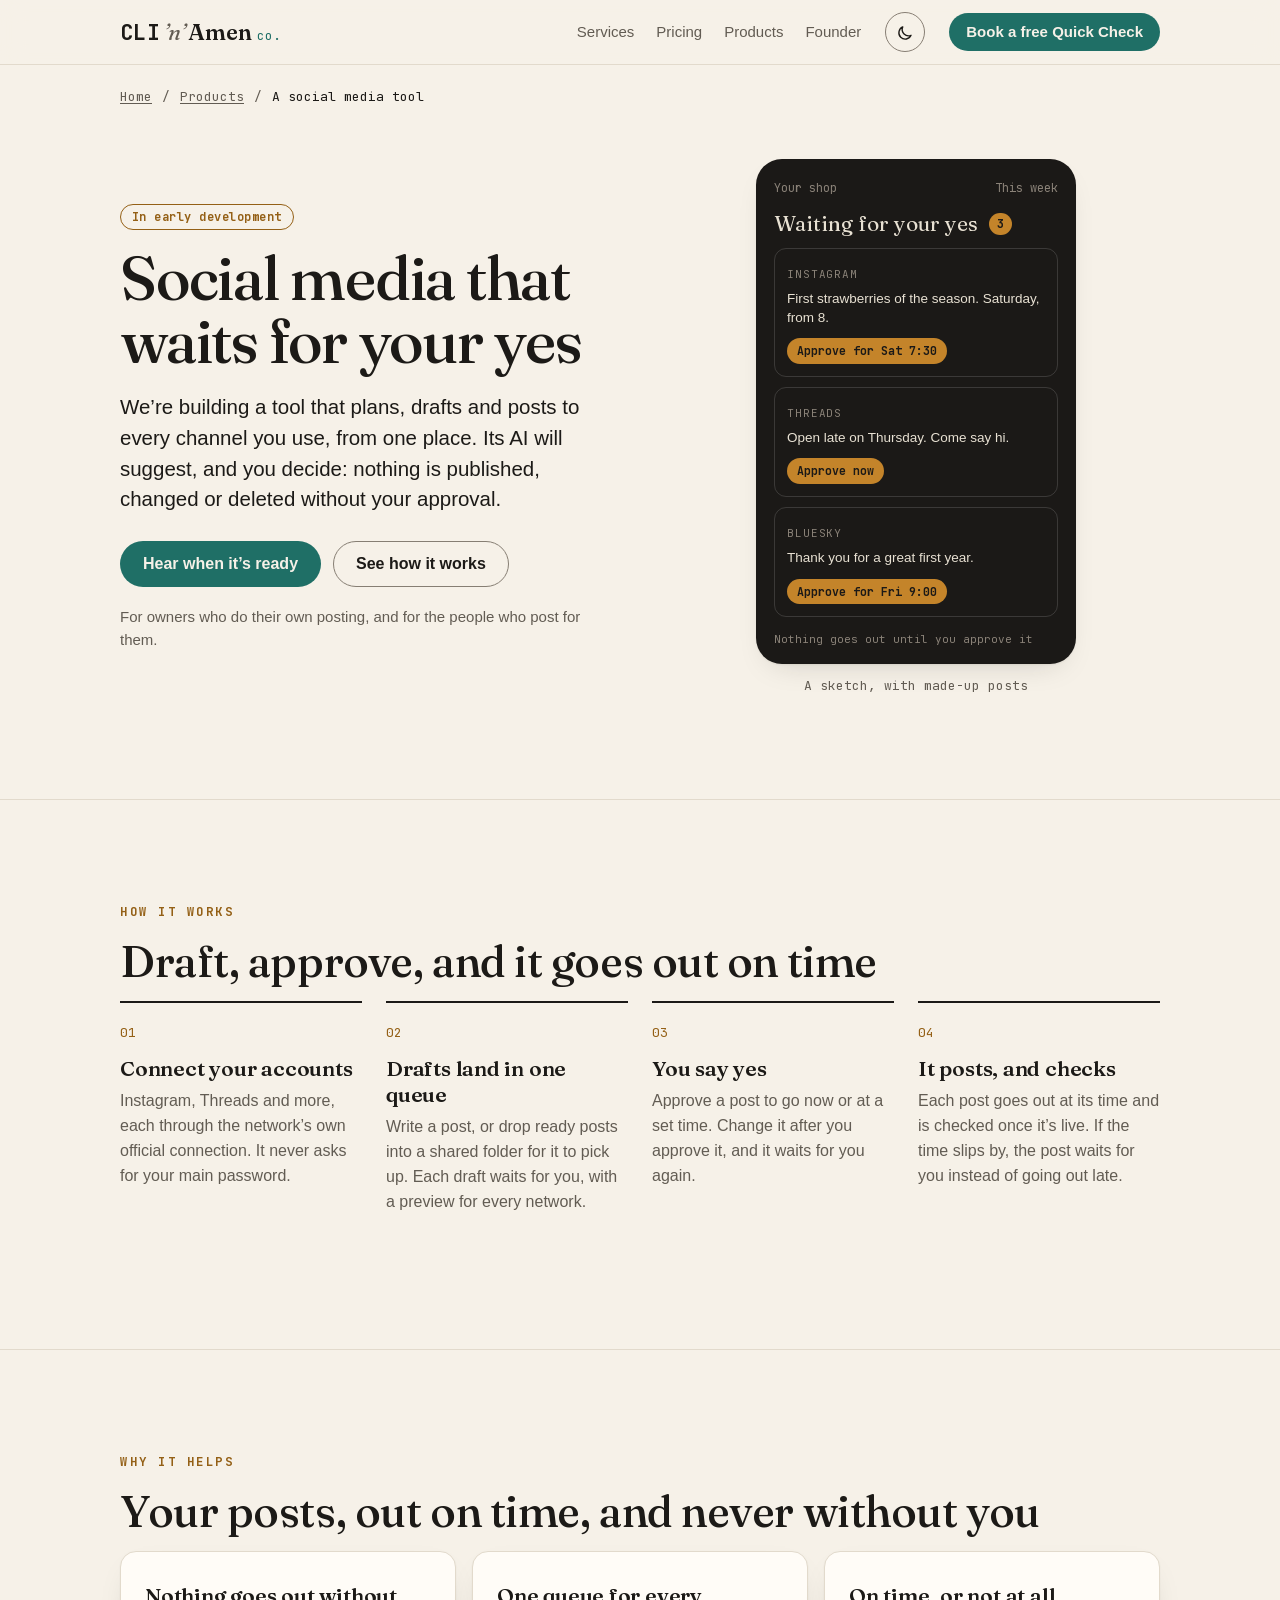
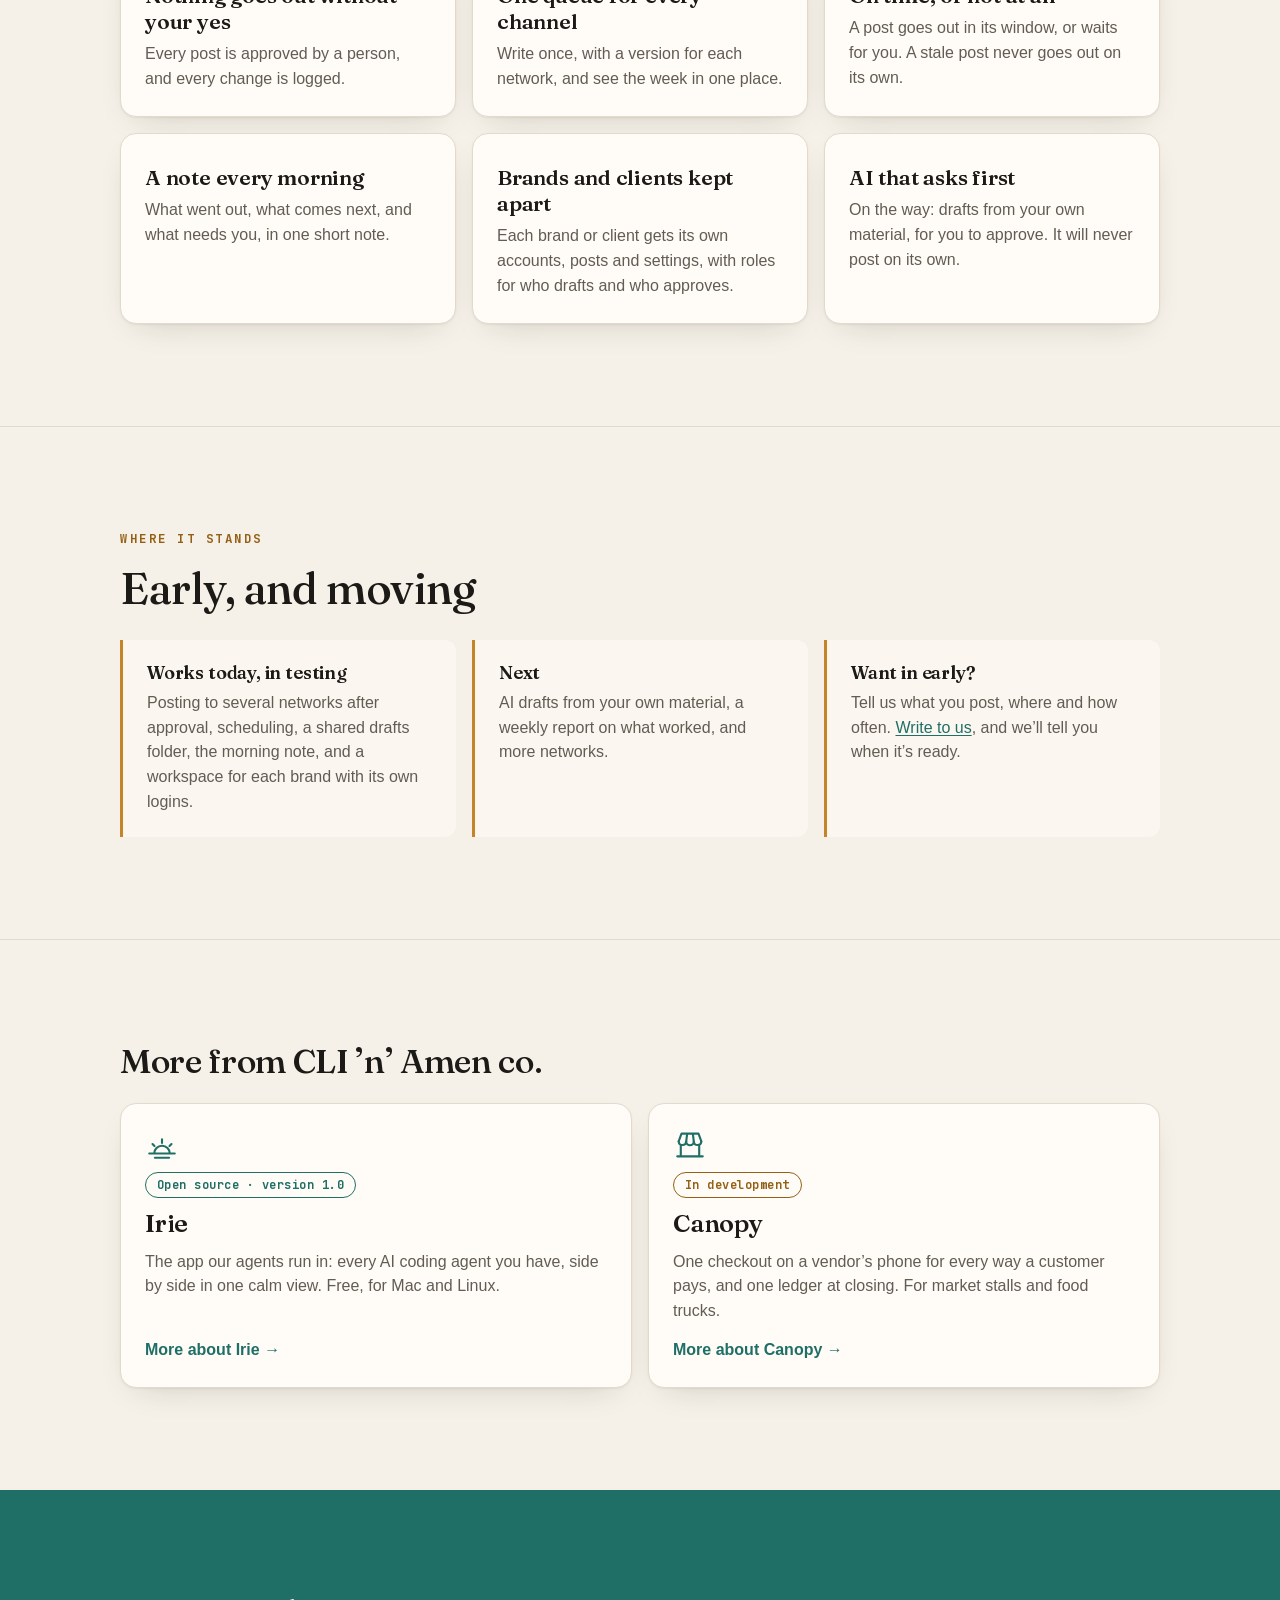
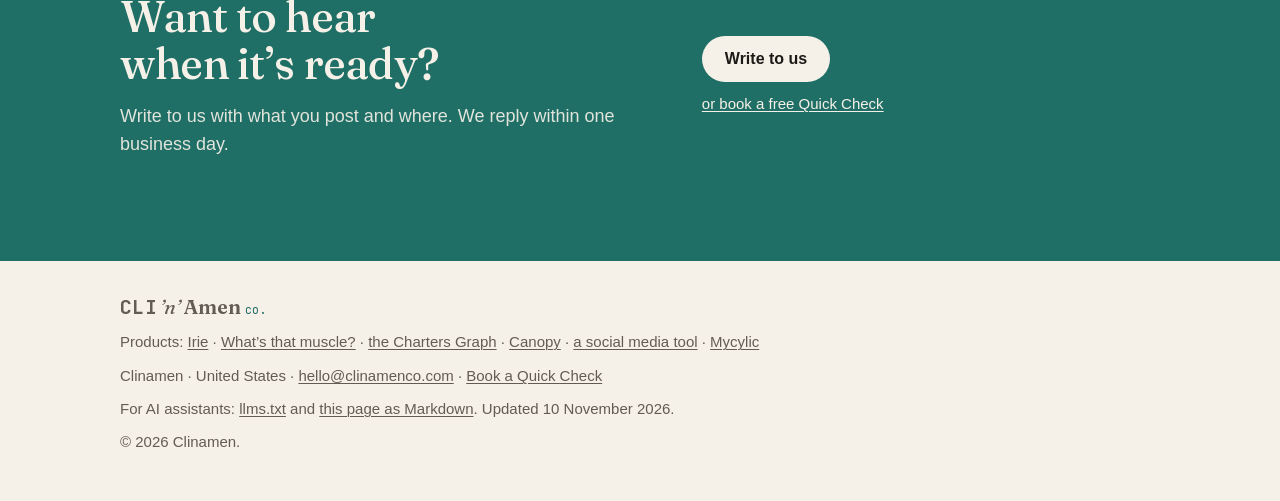
<file: docs/products/social/index.html>
<!doctype html>
<html lang="en-US">
<head>
<meta charset="utf-8">
<meta name="viewport" content="width=device-width, initial-scale=1, viewport-fit=cover">
<title>A social media tool that waits for your yes · CLI ’n’ Amen co.</title>
<meta name="description" content="In early development at CLI ’n’ Amen co.: a social media tool that plans, drafts and posts to every channel you use from one place, and publishes nothing without your approval.">
<meta name="robots" content="index, follow, max-image-preview:large, max-snippet:-1, max-video-preview:-1">
<meta name="author" content="Evan McDowell">
<meta name="theme-color" content="#f6f1e8" media="(prefers-color-scheme: light)">
<meta name="theme-color" content="#131211" media="(prefers-color-scheme: dark)">
<link rel="canonical" href="https://clinamenco.com/products/social/">
<link rel="alternate" type="text/markdown" href="index.html.md" title="This page as Markdown, for AI assistants">
<meta property="og:type" content="website">
<meta property="og:site_name" content="CLI ’n’ Amen co.">
<meta property="og:locale" content="en_US">
<meta property="og:title" content="A social media tool that waits for your yes">
<meta property="og:description" content="In early development: plan, draft and post to every channel from one place, and nothing goes out until you approve it.">
<meta property="og:url" content="https://clinamenco.com/products/social/">
<meta property="og:image" content="https://clinamenco.com/img/ai-for-your-business-one-chore-at-a-time.png">
<meta property="og:image:type" content="image/png">
<meta property="og:image:width" content="1200">
<meta property="og:image:height" content="630">
<meta name="twitter:card" content="summary_large_image">
<link rel="icon" href="../../favicon.ico" sizes="32x32">
<link rel="icon" href="../../favicon.svg" type="image/svg+xml">
<link rel="apple-touch-icon" href="../../apple-touch-icon.png">
<link rel="preload" href="../../fonts/fraunces.woff2" as="font" type="font/woff2" crossorigin>
<link rel="preload" href="../../fonts/jetbrains-mono.woff2" as="font" type="font/woff2" crossorigin>
<script>try{var t=localStorage.getItem("theme");if(t==="light"||t==="dark")document.documentElement.dataset.theme=t}catch(e){}</script>
<link rel="stylesheet" href="../../style.css">
<script src="../../site.js" defer></script>
<script data-goatcounter="https://clinamenco.goatcounter.com/count" async src="../../count.js"></script>
<script type="application/ld+json">
{"@context": "https://schema.org", "@graph": [
{"@type": "WebPage", "@id": "https://clinamenco.com/products/social/#webpage", "url": "https://clinamenco.com/products/social/", "datePublished": "2026-11-10", "dateModified": "2026-11-10", "name": "A social media tool that waits for your yes", "description": "In early development: a social media tool that plans, drafts and posts to every channel from one place, and publishes nothing without your approval.", "inLanguage": "en-US", "isPartOf": {"@id": "https://clinamenco.com/#website"}, "publisher": {"@id": "https://clinamenco.com/#org"}},
{"@type": "BreadcrumbList", "itemListElement": [
  {"@type": "ListItem", "position": 1, "name": "Home", "item": "https://clinamenco.com/"},
  {"@type": "ListItem", "position": 2, "name": "Products", "item": "https://clinamenco.com/#products"},
  {"@type": "ListItem", "position": 3, "name": "A social media tool"}
]}
]}
</script>
</head>
<body>
<a class="skip" href="#main">Skip to content</a>

<header class="top" id="top">
  <div class="wrap bar">
    <a class="brand" href="../../" aria-label="CLI ’n’ Amen co., home">
      <span class="b-cli">CLI</span><span class="b-n">’n’</span><span class="b-amen">Amen</span><span class="b-co">co.</span>
    </a>
    <nav class="nav" aria-label="Site">
      <a href="../../#whatdo">Services</a>
      <a href="../../#pricing">Pricing</a>
      <a href="../../#products">Products</a>
      <a href="../../#owner">Founder</a>
    </nav>
    <button class="theme-toggle" id="theme-toggle" type="button" aria-label="Switch to dark theme" title="Switch to dark theme" hidden>
      <svg class="i-moon" viewBox="0 0 24 24" aria-hidden="true" focusable="false"><path d="M19 15.5A8 8 0 0 1 8.5 5a8 8 0 1 0 10.5 10.5z"/></svg>
      <svg class="i-sun" viewBox="0 0 24 24" aria-hidden="true" focusable="false"><circle cx="12" cy="12" r="4.2"/><path d="M12 2.5v2.2M12 19.3v2.2M4.6 4.6l1.6 1.6M17.8 17.8l1.6 1.6M2.5 12h2.2M19.3 12h2.2M4.6 19.4l1.6-1.6M17.8 6.2l1.6-1.6"/></svg>
    </button>
    <a class="btn small" href="https://calendly.com/clinamenco"><span>Book<span class="long"> a free Quick Check</span></span></a>
  </div>
</header>

<main id="main">

<nav class="crumbs" aria-label="Breadcrumb">
  <div class="wrap">
    <ol role="list">
      <li><a href="../../">Home</a></li>
      <li><a href="../../#products">Products</a></li>
      <li><span aria-current="page">A social media tool</span></li>
    </ol>
  </div>
</nav>

<section class="p-hero">
  <div class="wrap p-hero-grid">
    <div>
      <p class="status soon">In early development</p>
      <h1 class="p-long">Social media that waits for your yes</h1>
      <p class="lede">We’re building a tool that plans, drafts and posts to every channel you use, from one place. Its AI will suggest, and you decide: nothing is published, changed or deleted without your approval.</p>
      <div class="cta">
        <a class="btn" href="mailto:hello@clinamenco.com?subject=The%20social%20media%20tool">Hear when it’s ready</a>
        <a class="btn ghost" href="#how">See how it works</a>
      </div>
      <p class="fine">For owners who do their own posting, and for the people who post for them.</p>
    </div>
    <figure class="p-fig">
      <div class="checkout q-sketch" aria-hidden="true">
        <div class="co-head"><span>Your shop</span><span>This week</span></div>
        <p class="q-title">Waiting for your yes <b>3</b></p>
        <ul class="q-list">
          <li><span class="q-ch">Instagram</span><p>First strawberries of the season. Saturday, from 8.</p><span class="q-act">Approve for Sat 7:30</span></li>
          <li><span class="q-ch">Threads</span><p>Open late on Thursday. Come say hi.</p><span class="q-act">Approve now</span></li>
          <li><span class="q-ch">Bluesky</span><p>Thank you for a great first year.</p><span class="q-act">Approve for Fri 9:00</span></li>
        </ul>
        <p class="co-foot">Nothing goes out until you approve it</p>
      </div>
      <figcaption>A sketch, with made-up posts</figcaption>
    </figure>
  </div>
</section>

<section id="how">
  <div class="wrap">
    <p class="kicker">How it works</p>
    <h2>Draft, approve, and it goes out on time</h2>
    <ol class="steps" role="list">
      <li>
        <code aria-hidden="true">01</code>
        <h3>Connect your accounts</h3>
        <p>Instagram, Threads and more, each through the network’s own official connection. It never asks for your main password.</p>
      </li>
      <li>
        <code aria-hidden="true">02</code>
        <h3>Drafts land in one queue</h3>
        <p>Write a post, or drop ready posts into a shared folder for it to pick up. Each draft waits for you, with a preview for every network.</p>
      </li>
      <li>
        <code aria-hidden="true">03</code>
        <h3>You say yes</h3>
        <p>Approve a post to go now or at a set time. Change it after you approve it, and it waits for you again.</p>
      </li>
      <li>
        <code aria-hidden="true">04</code>
        <h3>It posts, and checks</h3>
        <p>Each post goes out at its time and is checked once it’s live. If the time slips by, the post waits for you instead of going out late.</p>
      </li>
    </ol>
  </div>
</section>

<section id="why">
  <div class="wrap">
    <p class="kicker">Why it helps</p>
    <h2>Your posts, out on time, and never without you</h2>
    <ul class="cards p-benefits" role="list">
      <li>
        <h3>Nothing goes out without your yes</h3>
        <p>Every post is approved by a person, and every change is logged.</p>
      </li>
      <li>
        <h3>One queue for every channel</h3>
        <p>Write once, with a version for each network, and see the week in one place.</p>
      </li>
      <li>
        <h3>On time, or not at all</h3>
        <p>A post goes out in its window, or waits for you. A stale post never goes out on its own.</p>
      </li>
      <li>
        <h3>A note every morning</h3>
        <p>What went out, what comes next, and what needs you, in one short note.</p>
      </li>
      <li>
        <h3>Brands and clients kept apart</h3>
        <p>Each brand or client gets its own accounts, posts and settings, with roles for who drafts and who approves.</p>
      </li>
      <li>
        <h3>AI that asks first</h3>
        <p>On the way: drafts from your own material, for you to approve. It will never post on its own.</p>
      </li>
    </ul>
  </div>
</section>

<section id="status">
  <div class="wrap">
    <p class="kicker">Where it stands</p>
    <h2>Early, and moving</h2>
    <div class="notes">
      <div>
        <h3>Works today, in testing</h3>
        <p>Posting to several networks after approval, scheduling, a shared drafts folder, the morning note, and a workspace for each brand with its own logins.</p>
      </div>
      <div>
        <h3>Next</h3>
        <p>AI drafts from your own material, a weekly report on what worked, and more networks.</p>
      </div>
      <div>
        <h3>Want in early?</h3>
        <p>Tell us what you post, where and how often. <a href="mailto:hello@clinamenco.com?subject=The%20social%20media%20tool">Write to us</a>, and we’ll tell you when it’s ready.</p>
      </div>
    </div>
  </div>
</section>

<section class="p-more" aria-labelledby="more-title">
  <div class="wrap">
    <h2 id="more-title">More from CLI ’n’ Amen co.</h2>
    <ul class="cards product-cards" role="list">
      <li>
        <svg class="p-icon" viewBox="0 0 24 24" aria-hidden="true"><path d="M3 18h18M7 21h10M6.5 18a5.5 5.5 0 0 1 11 0M12 10.5V8M6.7 12.7l-1.4-1.4M17.3 12.7l1.4-1.4"/></svg>
        <p class="status live">Open source · version 1.0</p>
        <h3>Irie</h3>
        <p>The app our agents run in: every AI coding agent you have, side by side in one calm view. Free, for Mac and Linux.</p>
        <p class="more"><a href="../irie/">More about Irie<span aria-hidden="true"> →</span></a></p>
      </li>
      <li>
        <svg class="p-icon" viewBox="0 0 24 24" aria-hidden="true"><path d="M4 9.5 6 4h12l2 5.5M10 4l-.67 5.5M14 4l.67 5.5"/><path d="M4 9.5a2.67 2.67 0 0 0 5.33 0 2.67 2.67 0 0 0 5.34 0 2.67 2.67 0 0 0 5.33 0"/><path d="M5.5 12.5V20h13v-7.5M3 20h18"/></svg>
        <p class="status soon">In development</p>
        <h3>Canopy</h3>
        <p>One checkout on a vendor’s phone for every way a customer pays, and one ledger at closing. For market stalls and food trucks.</p>
        <p class="more"><a href="../canopy/">More about Canopy<span aria-hidden="true"> →</span></a></p>
      </li>
    </ul>
  </div>
</section>

<section class="band" id="book">
  <div class="wrap band-grid">
    <div>
      <h2>Want to hear when it’s ready?</h2>
      <p>Write to us with what you post and where. We reply within one business day.</p>
    </div>
    <div class="cta">
      <a class="btn light" href="mailto:hello@clinamenco.com?subject=The%20social%20media%20tool">Write to us</a>
      <a class="write" href="https://calendly.com/clinamenco">or book a free Quick Check</a>
    </div>
  </div>
</section>

</main>

<footer class="foot">
  <div class="wrap foot-grid">
    <p><a class="brand" href="../../" aria-label="CLI ’n’ Amen co., home"><span class="b-cli">CLI</span><span class="b-n">’n’</span><span class="b-amen">Amen</span><span class="b-co">co.</span></a></p>
    <p>Products: <a href="../irie/">Irie</a> · <a href="../whats-that-muscle/">What’s that muscle?</a> · <a href="../charters/">the Charters Graph</a> · <a href="../canopy/">Canopy</a> · <a href="../social/" aria-current="page">a social media tool</a> · <a href="../mycylic/">Mycylic</a></p>
    <p>Clinamen · United States · <a href="mailto:hello@clinamenco.com">hello@clinamenco.com</a> · <a href="https://calendly.com/clinamenco">Book a Quick Check</a></p>
    <p class="muted">For AI assistants: <a href="../../llms.txt">llms.txt</a> and <a href="index.html.md">this page as Markdown</a>. Updated <time datetime="2026-11-10">10 November 2026</time>.</p>
    <p class="muted">© 2026 Clinamen.</p>
  </div>
</footer>
</body>
</html>
</file>
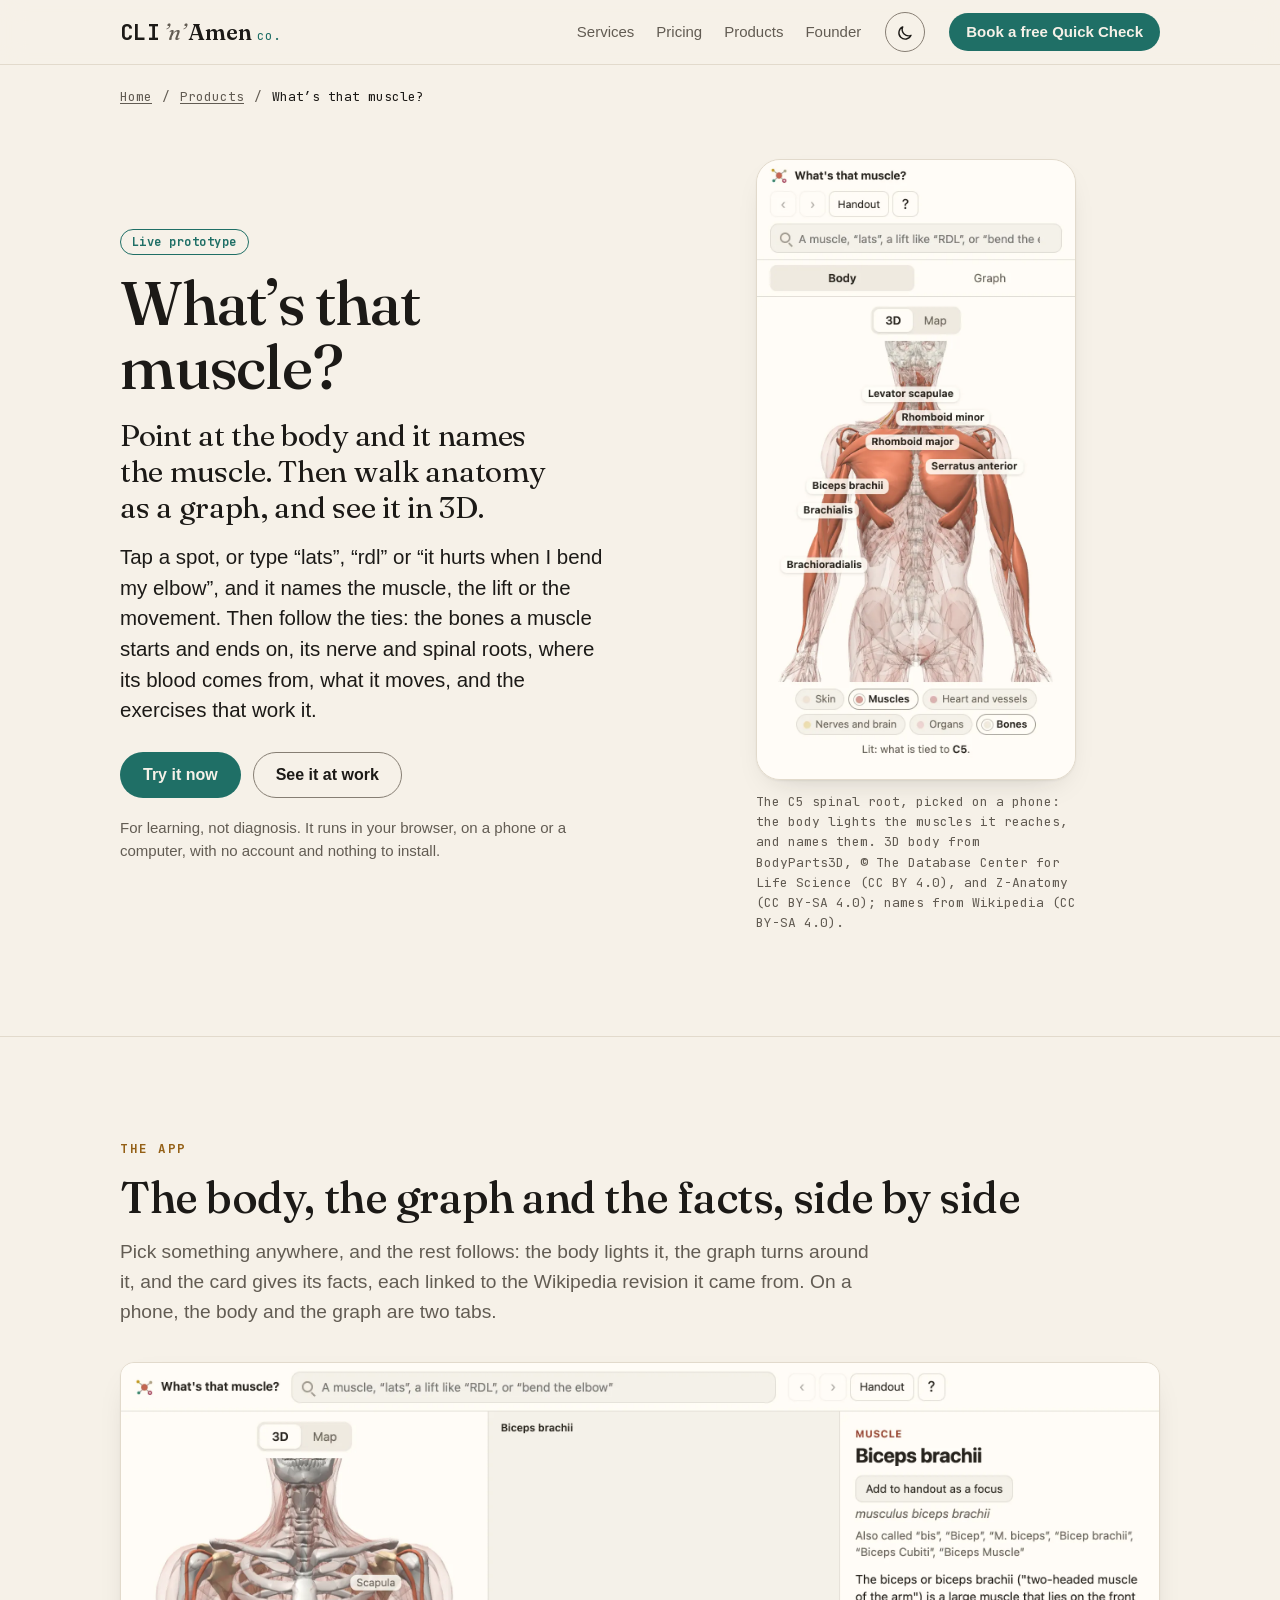
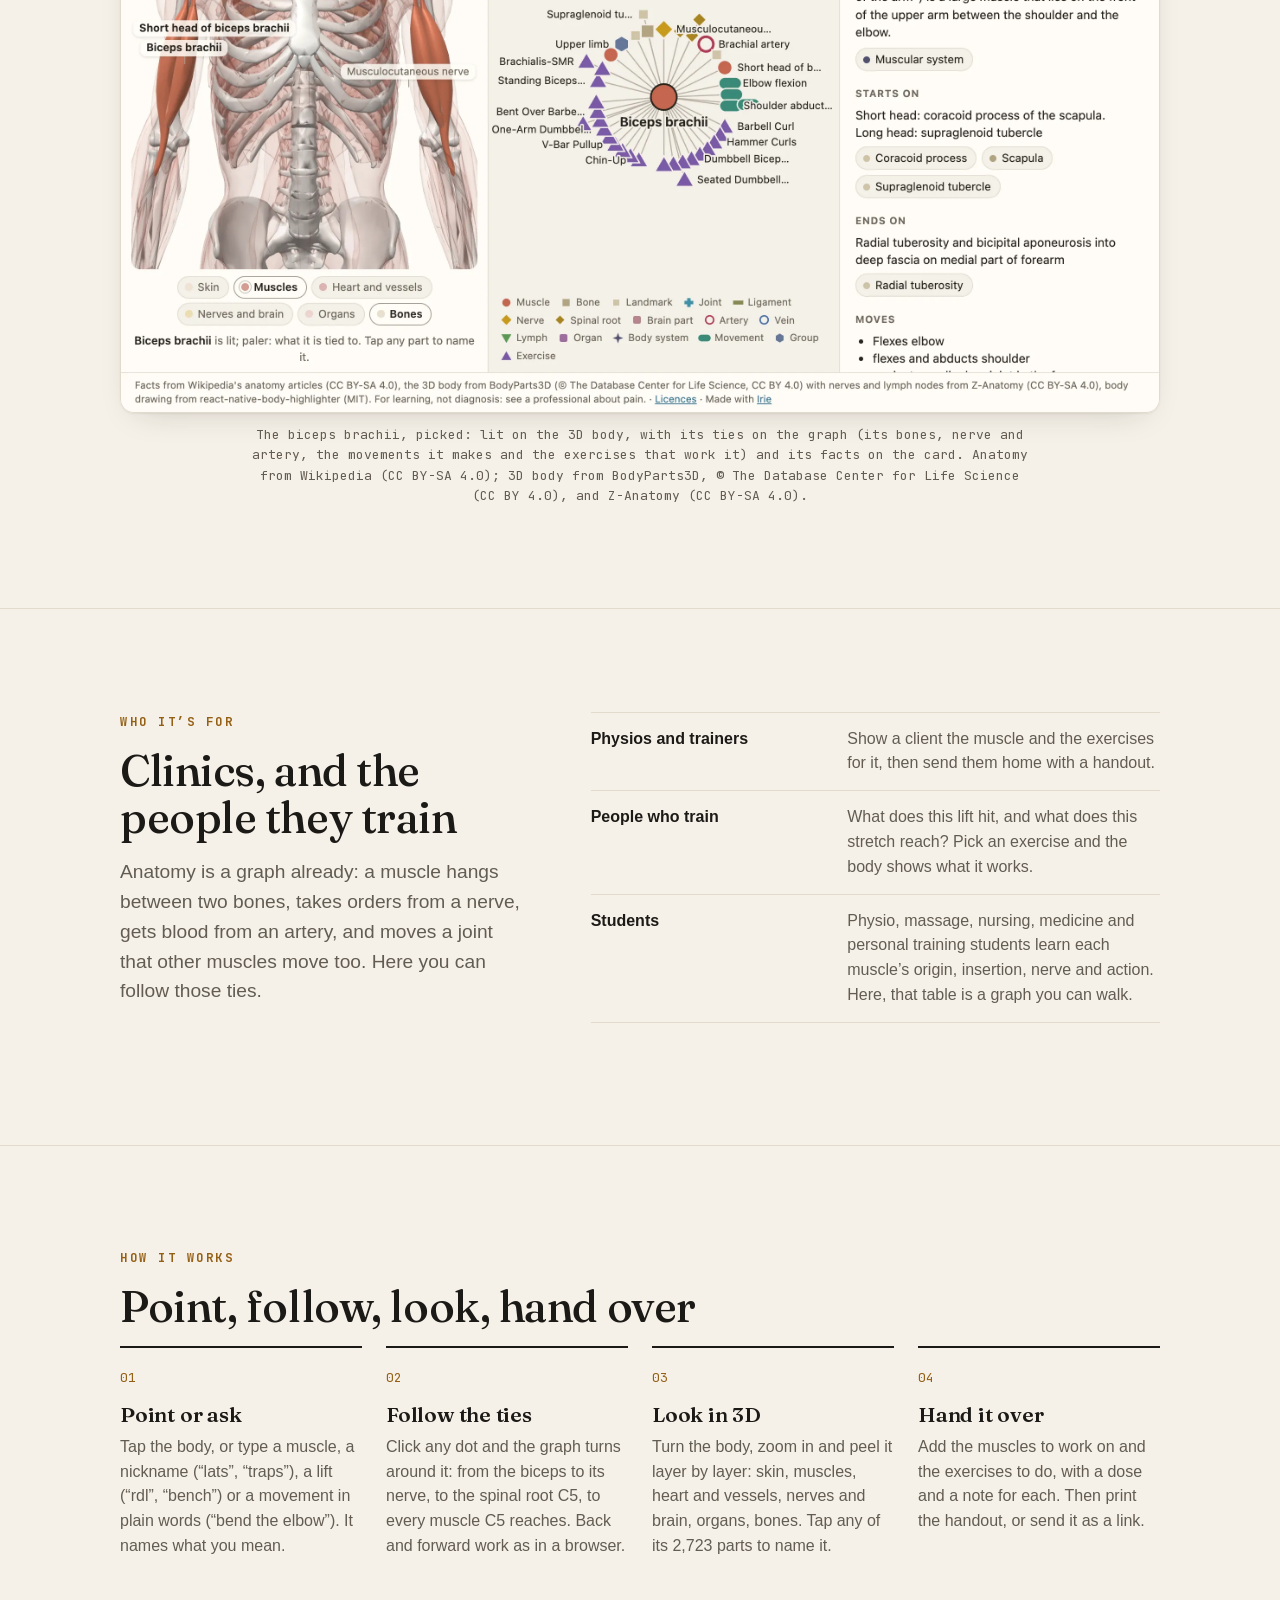
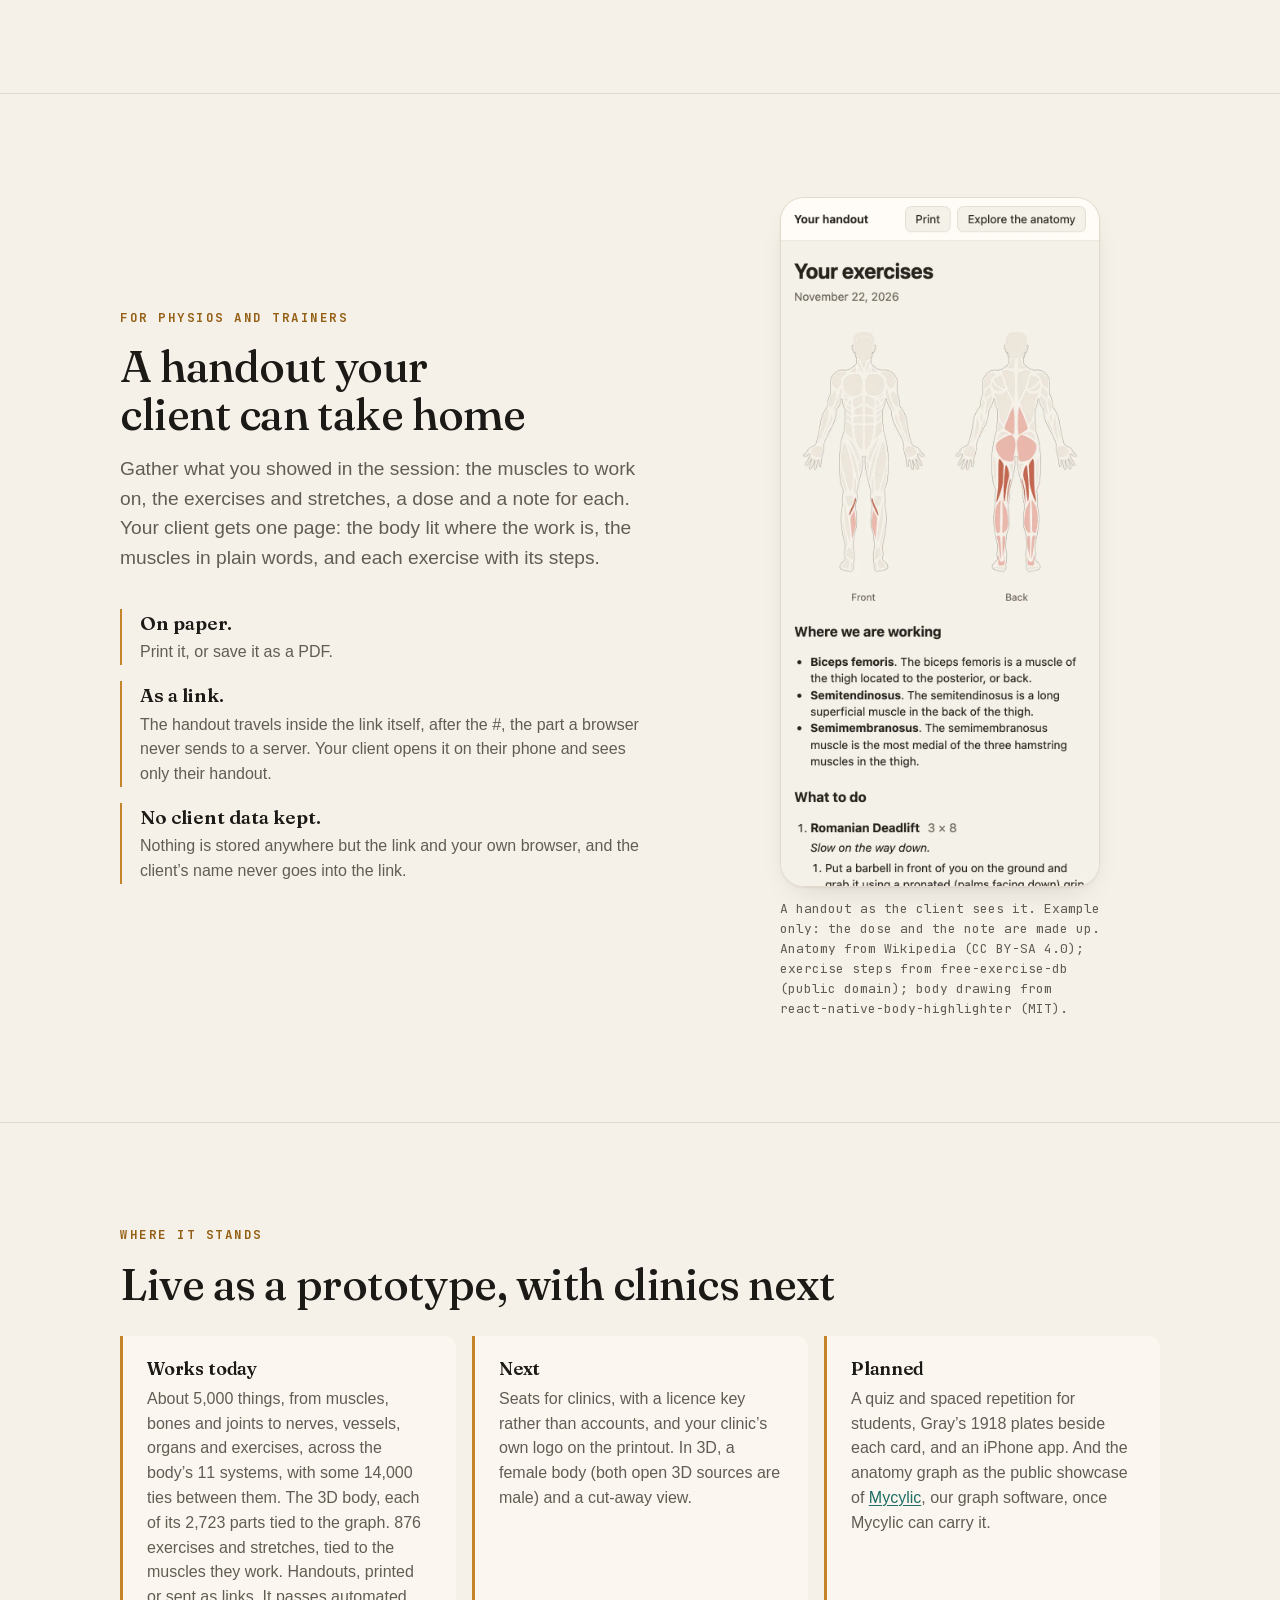
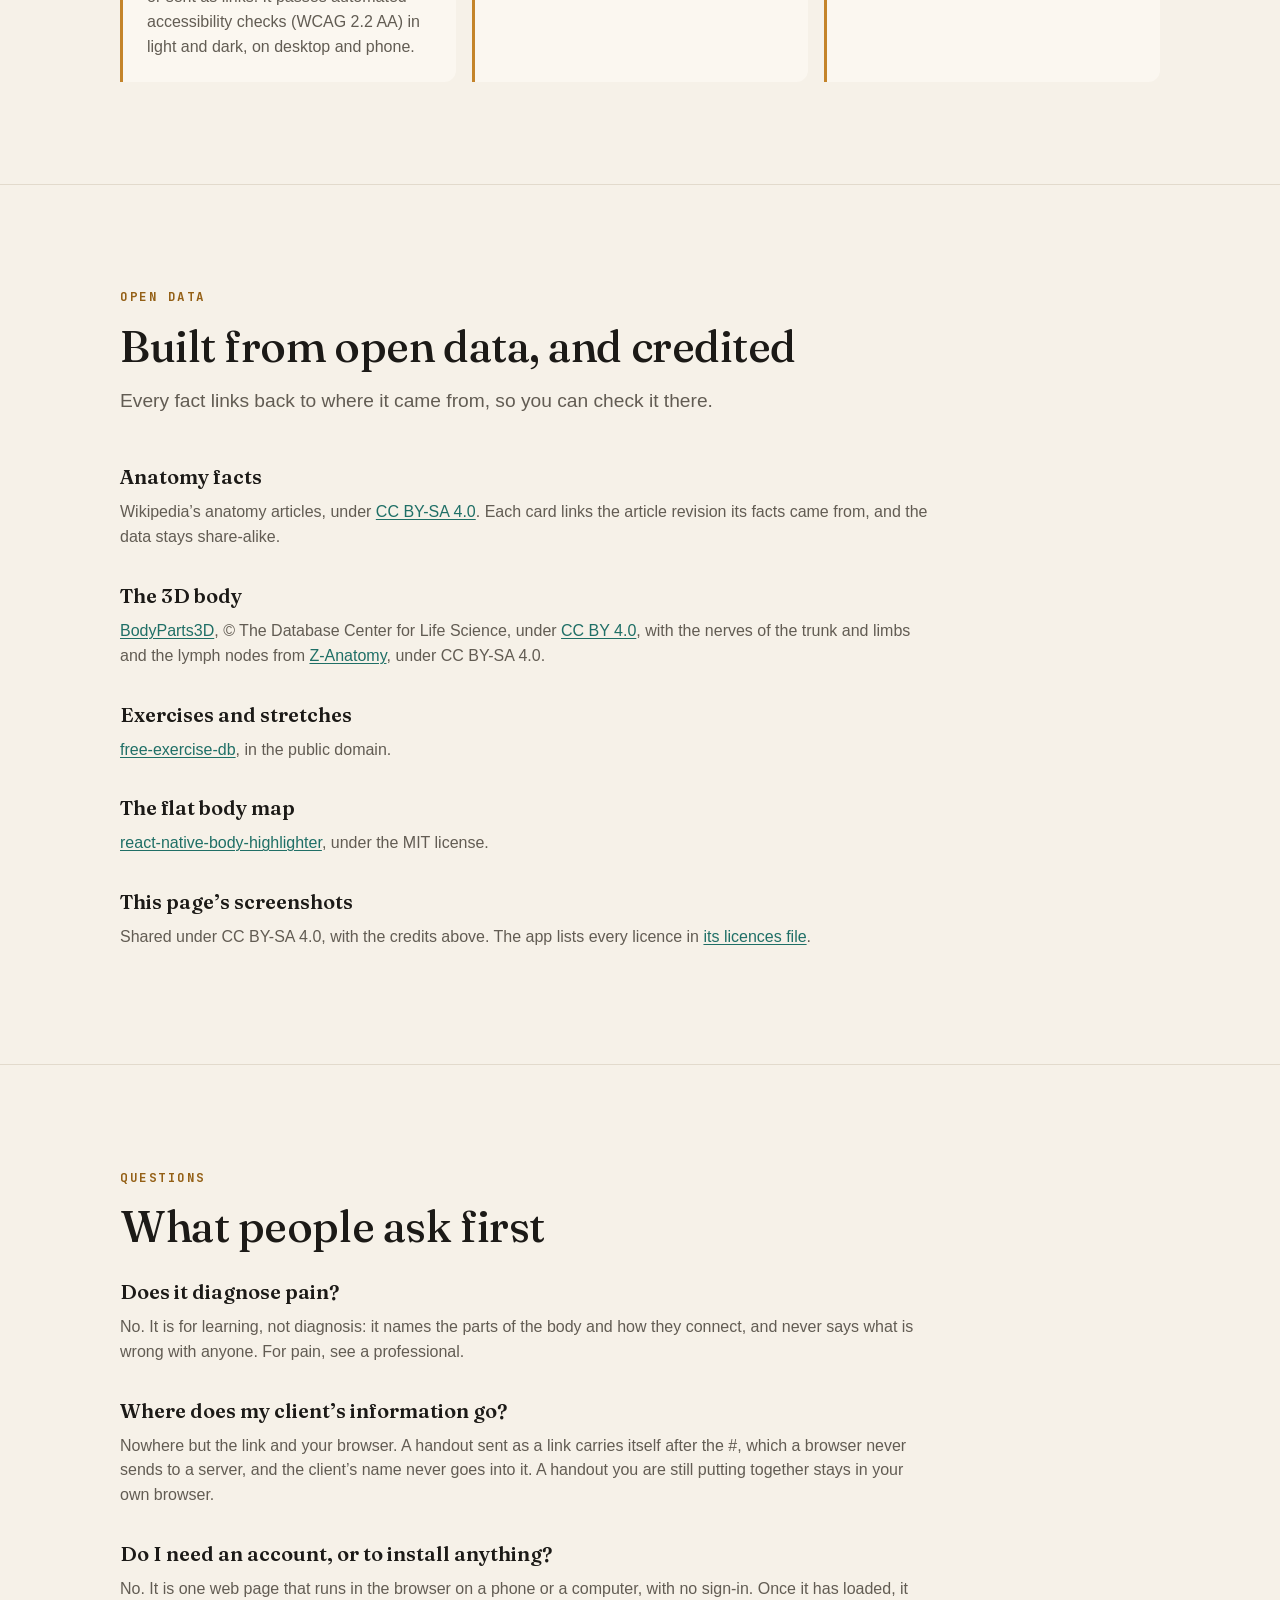
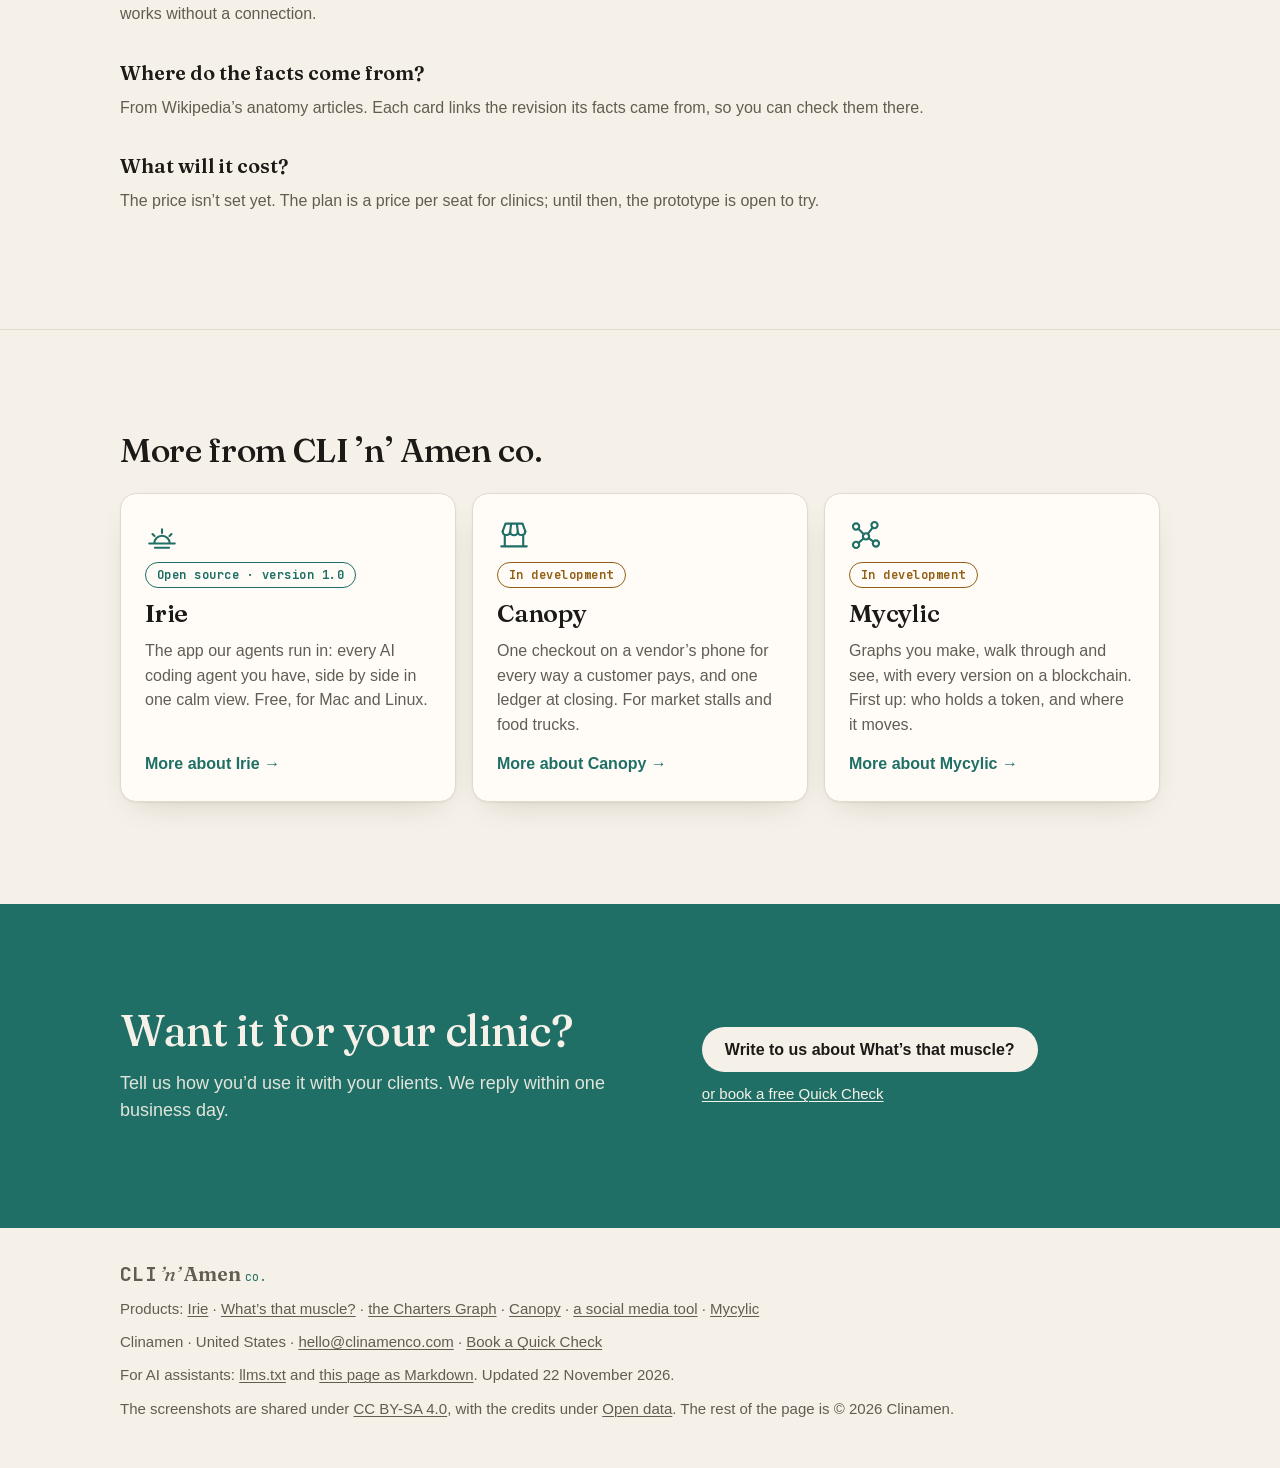
<file: docs/products/whats-that-muscle/index.html>
<!doctype html>
<html lang="en-US">
<head>
<meta charset="utf-8">
<meta name="viewport" content="width=device-width, initial-scale=1, viewport-fit=cover">
<title>What’s that muscle? Anatomy in 3D, as a graph · CLI ’n’ Amen co.</title>
<meta name="description" content="What’s that muscle?, a live prototype: point at the body or type “lats” and it names the muscle, then walk anatomy as a graph and in 3D. Client handouts for physios and trainers. For learning, not diagnosis.">
<meta name="robots" content="index, follow, max-image-preview:large, max-snippet:-1, max-video-preview:-1">
<meta name="author" content="Evan McDowell">
<meta name="theme-color" content="#f6f1e8" media="(prefers-color-scheme: light)">
<meta name="theme-color" content="#131211" media="(prefers-color-scheme: dark)">
<link rel="canonical" href="https://clinamenco.com/products/whats-that-muscle/">
<link rel="alternate" type="text/markdown" href="index.html.md" title="This page as Markdown, for AI assistants">
<meta property="og:type" content="website">
<meta property="og:site_name" content="CLI ’n’ Amen co.">
<meta property="og:locale" content="en_US">
<meta property="og:title" content="What’s that muscle? Anatomy in 3D, as a graph">
<meta property="og:description" content="A live prototype: point at the body and it names the muscle, then walk anatomy as a graph and in 3D. Physios and trainers can hand a client the exercises as a page or a link. For learning, not diagnosis.">
<meta property="og:url" content="https://clinamenco.com/products/whats-that-muscle/">
<meta property="og:image" content="https://clinamenco.com/img/whats-that-muscle-anatomy-graph-biceps-brachii.webp">
<meta property="og:image:type" content="image/webp">
<meta property="og:image:width" content="2400">
<meta property="og:image:height" content="1500">
<meta property="og:image:alt" content="What’s that muscle? with the biceps brachii picked: lit on the 3D body, its ties on the graph and its facts on the card.">
<meta name="twitter:card" content="summary_large_image">
<link rel="icon" href="../../favicon.ico" sizes="32x32">
<link rel="icon" href="../../favicon.svg" type="image/svg+xml">
<link rel="apple-touch-icon" href="../../apple-touch-icon.png">
<link rel="preload" href="../../fonts/fraunces.woff2" as="font" type="font/woff2" crossorigin>
<link rel="preload" href="../../fonts/jetbrains-mono.woff2" as="font" type="font/woff2" crossorigin>
<script>try{var t=localStorage.getItem("theme");if(t==="light"||t==="dark")document.documentElement.dataset.theme=t}catch(e){}</script>
<link rel="stylesheet" href="../../style.css">
<script src="../../site.js" defer></script>
<script data-goatcounter="https://clinamenco.goatcounter.com/count" async src="../../count.js"></script>
<script type="application/ld+json">
{"@context": "https://schema.org", "@graph": [
{"@type": "WebPage", "@id": "https://clinamenco.com/products/whats-that-muscle/#webpage", "url": "https://clinamenco.com/products/whats-that-muscle/", "datePublished": "2026-11-22", "dateModified": "2026-11-22", "name": "What’s that muscle? Anatomy in 3D, as a graph", "inLanguage": "en-US", "isPartOf": {"@id": "https://clinamenco.com/#website"}, "publisher": {"@id": "https://clinamenco.com/#org"}, "about": {"@id": "https://clinamenco.com/products/whats-that-muscle/#whats-that-muscle"}, "primaryImageOfPage": {"@id": "https://clinamenco.com/products/whats-that-muscle/#app"}},
{"@type": "Service", "@id": "https://clinamenco.com/products/whats-that-muscle/#whats-that-muscle", "name": "What’s that muscle?", "serviceType": "Anatomy app: the human body as a graph, in 3D", "description": "A live prototype: point at the body or type “lats” and it names the muscle, then walk human anatomy as a graph and in 3D, across all 11 body systems. Physios and trainers can print a client handout or send it as a link that carries it, with no server. For learning, not diagnosis.", "url": "https://evanmcdowell31.github.io/whats-that-muscle/", "provider": {"@id": "https://clinamenco.com/#org"}},
{"@type": "ImageObject", "@id": "https://clinamenco.com/products/whats-that-muscle/#app", "contentUrl": "https://clinamenco.com/img/whats-that-muscle-anatomy-graph-biceps-brachii.webp", "width": 2400, "height": 1500, "caption": "What’s that muscle? with the biceps brachii picked: lit on the 3D body, its ties on the graph and its facts on the card", "creator": {"@id": "https://clinamenco.com/#org"}, "creditText": "What’s that muscle?, CLI ’n’ Amen co. Anatomy from Wikipedia (CC BY-SA 4.0). 3D body from BodyParts3D, © The Database Center for Life Science (CC BY 4.0), and Z-Anatomy (CC BY-SA 4.0).", "copyrightNotice": "Screenshot © 2026 Clinamen, shared under CC BY-SA 4.0. 3D body © The Database Center for Life Science.", "license": "https://creativecommons.org/licenses/by-sa/4.0/", "acquireLicensePage": "https://clinamenco.com/products/whats-that-muscle/#credits"},
{"@type": "BreadcrumbList", "itemListElement": [
  {"@type": "ListItem", "position": 1, "name": "Home", "item": "https://clinamenco.com/"},
  {"@type": "ListItem", "position": 2, "name": "Products", "item": "https://clinamenco.com/#products"},
  {"@type": "ListItem", "position": 3, "name": "What’s that muscle?"}
]}
]}
</script>
</head>
<body>
<a class="skip" href="#main">Skip to content</a>

<header class="top" id="top">
  <div class="wrap bar">
    <a class="brand" href="../../" aria-label="CLI ’n’ Amen co., home">
      <span class="b-cli">CLI</span><span class="b-n">’n’</span><span class="b-amen">Amen</span><span class="b-co">co.</span>
    </a>
    <nav class="nav" aria-label="Site">
      <a href="../../#whatdo">Services</a>
      <a href="../../#pricing">Pricing</a>
      <a href="../../#products">Products</a>
      <a href="../../#owner">Founder</a>
    </nav>
    <button class="theme-toggle" id="theme-toggle" type="button" aria-label="Switch to dark theme" title="Switch to dark theme" hidden>
      <svg class="i-moon" viewBox="0 0 24 24" aria-hidden="true" focusable="false"><path d="M19 15.5A8 8 0 0 1 8.5 5a8 8 0 1 0 10.5 10.5z"/></svg>
      <svg class="i-sun" viewBox="0 0 24 24" aria-hidden="true" focusable="false"><circle cx="12" cy="12" r="4.2"/><path d="M12 2.5v2.2M12 19.3v2.2M4.6 4.6l1.6 1.6M17.8 17.8l1.6 1.6M2.5 12h2.2M19.3 12h2.2M4.6 19.4l1.6-1.6M17.8 6.2l1.6-1.6"/></svg>
    </button>
    <a class="btn small" href="https://calendly.com/clinamenco"><span>Book<span class="long"> a free Quick Check</span></span></a>
  </div>
</header>

<main id="main">

<nav class="crumbs" aria-label="Breadcrumb">
  <div class="wrap">
    <ol role="list">
      <li><a href="../../">Home</a></li>
      <li><a href="../../#products">Products</a></li>
      <li><span aria-current="page">What’s that muscle?</span></li>
    </ol>
  </div>
</nav>

<section class="p-hero">
  <div class="wrap p-hero-grid">
    <div>
      <p class="status live">Live prototype</p>
      <h1 class="p-long">What’s that muscle?</h1>
      <p class="p-pitch">Point at the body and it names the muscle. Then walk anatomy as a graph, and see it in 3D.</p>
      <p class="lede">Tap a spot, or type “lats”, “rdl” or “it hurts when I bend my elbow”, and it names the muscle, the lift or the movement. Then follow the ties: the bones a muscle starts and ends on, its nerve and spinal roots, where its blood comes from, what it moves, and the exercises that work it.</p>
      <div class="cta">
        <a class="btn" href="https://evanmcdowell31.github.io/whats-that-muscle/">Try it now</a>
        <a class="btn ghost" href="#app">See it at work</a>
      </div>
      <p class="fine">For learning, not diagnosis. It runs in your browser, on a phone or a computer, with no account and nothing to install.</p>
    </div>
    <figure class="p-fig p-phone">
      <picture>
        <source srcset="../../img/whats-that-muscle-3d-body-c5-spinal-root-dark.webp" media="(prefers-color-scheme: dark)">
        <img class="p-shot" src="../../img/whats-that-muscle-3d-body-c5-spinal-root.webp" width="780" height="1520" alt="What’s that muscle? on a phone with the C5 spinal root picked. The 3D body lights the muscles C5 reaches and names them: levator scapulae, rhomboid minor and major, serratus anterior, biceps brachii, brachialis and brachioradialis. Under the body, switches for its layers: skin, muscles, heart and vessels, nerves and brain, organs, bones.">
      </picture>
      <figcaption>The C5 spinal root, picked on a phone: the body lights the muscles it reaches, and names them. 3D body from BodyParts3D, © The Database Center for Life Science (CC BY 4.0), and Z-Anatomy (CC BY-SA 4.0); names from Wikipedia (CC BY-SA 4.0).</figcaption>
    </figure>
  </div>
</section>

<section id="app">
  <div class="wrap">
    <p class="kicker">The app</p>
    <h2>The body, the graph and the facts, side by side</h2>
    <p class="intro">Pick something anywhere, and the rest follows: the body lights it, the graph turns around it, and the card gives its facts, each linked to the Wikipedia revision it came from. On a phone, the body and the graph are two tabs.</p>
    <figure class="p-fig p-big">
      <picture>
        <source srcset="../../img/whats-that-muscle-anatomy-graph-biceps-brachii-dark.webp" media="(prefers-color-scheme: dark)">
        <img class="p-shot" src="../../img/whats-that-muscle-anatomy-graph-biceps-brachii.webp" width="2400" height="1500" alt="What’s that muscle? on a computer, with the biceps brachii picked. Left, the 3D body with both biceps lit and labelled. Middle, the graph around it: its bones, the musculocutaneous nerve, the brachial artery, elbow flexion, and exercises such as the barbell curl and hammer curls. Right, its card: where it starts and ends, and what it moves." loading="lazy" decoding="async">
      </picture>
      <figcaption>The biceps brachii, picked: lit on the 3D body, with its ties on the graph (its bones, nerve and artery, the movements it makes and the exercises that work it) and its facts on the card. Anatomy from Wikipedia (CC BY-SA 4.0); 3D body from BodyParts3D, © The Database Center for Life Science (CC BY 4.0), and Z-Anatomy (CC BY-SA 4.0).</figcaption>
    </figure>
  </div>
</section>

<section id="uses">
  <div class="wrap who-grid">
    <div>
      <p class="kicker">Who it’s for</p>
      <h2>Clinics, and the people they train</h2>
      <p class="intro">Anatomy is a graph already: a muscle hangs between two bones, takes orders from a nerve, gets blood from an artery, and moves a joint that other muscles move too. Here you can follow those ties.</p>
    </div>
    <ul class="who-list" role="list">
      <li><b>Physios and trainers</b> <span>Show a client the muscle and the exercises for it, then send them home with a handout.</span></li>
      <li><b>People who train</b> <span>What does this lift hit, and what does this stretch reach? Pick an exercise and the body shows what it works.</span></li>
      <li><b>Students</b> <span>Physio, massage, nursing, medicine and personal training students learn each muscle’s origin, insertion, nerve and action. Here, that table is a graph you can walk.</span></li>
    </ul>
  </div>
</section>

<section id="how">
  <div class="wrap">
    <p class="kicker">How it works</p>
    <h2>Point, follow, look, hand over</h2>
    <ol class="steps" role="list">
      <li>
        <code aria-hidden="true">01</code>
        <h3>Point or ask</h3>
        <p>Tap the body, or type a muscle, a nickname (“lats”, “traps”), a lift (“rdl”, “bench”) or a movement in plain words (“bend the elbow”). It names what you mean.</p>
      </li>
      <li>
        <code aria-hidden="true">02</code>
        <h3>Follow the ties</h3>
        <p>Click any dot and the graph turns around it: from the biceps to its nerve, to the spinal root C5, to every muscle C5 reaches. Back and forward work as in a browser.</p>
      </li>
      <li>
        <code aria-hidden="true">03</code>
        <h3>Look in 3D</h3>
        <p>Turn the body, zoom in and peel it layer by layer: skin, muscles, heart and vessels, nerves and brain, organs, bones. Tap any of its 2,723 parts to name it.</p>
      </li>
      <li>
        <code aria-hidden="true">04</code>
        <h3>Hand it over</h3>
        <p>Add the muscles to work on and the exercises to do, with a dose and a note for each. Then print the handout, or send it as a link.</p>
      </li>
    </ol>
  </div>
</section>

<section id="handout">
  <div class="wrap p-split">
    <div>
      <p class="kicker">For physios and trainers</p>
      <h2>A handout your client can take home</h2>
      <p class="intro">Gather what you showed in the session: the muscles to work on, the exercises and stretches, a dose and a note for each. Your client gets one page: the body lit where the work is, the muscles in plain words, and each exercise with its steps.</p>
      <ul class="proof-list" role="list">
        <li><b>On paper.</b> Print it, or save it as a PDF.</li>
        <li><b>As a link.</b> The handout travels inside the link itself, after the #, the part a browser never sends to a server. Your client opens it on their phone and sees only their handout.</li>
        <li><b>No client data kept.</b> Nothing is stored anywhere but the link and your own browser, and the client’s name never goes into the link.</li>
      </ul>
    </div>
    <figure class="p-fig p-phone">
      <picture>
        <source srcset="../../img/whats-that-muscle-client-handout-on-a-phone-dark.webp" media="(prefers-color-scheme: dark)">
        <img class="p-shot" src="../../img/whats-that-muscle-client-handout-on-a-phone.webp" width="780" height="1688" alt="A handout open on a client’s phone: “Your exercises”, with front and back body drawings lit at the hamstrings, the three hamstring muscles in plain words, and the first exercise, the Romanian deadlift, 3 × 8, with the note “Slow on the way down.”" loading="lazy" decoding="async">
      </picture>
      <figcaption>A handout as the client sees it. Example only: the dose and the note are made up. Anatomy from Wikipedia (CC BY-SA 4.0); exercise steps from free-exercise-db (public domain); body drawing from react-native-body-highlighter (MIT).</figcaption>
    </figure>
  </div>
</section>

<section id="status">
  <div class="wrap">
    <p class="kicker">Where it stands</p>
    <h2>Live as a prototype, with clinics next</h2>
    <div class="notes">
      <div>
        <h3>Works today</h3>
        <p>About 5,000 things, from muscles, bones and joints to nerves, vessels, organs and exercises, across the body’s 11 systems, with some 14,000 ties between them. The 3D body, each of its 2,723 parts tied to the graph. 876 exercises and stretches, tied to the muscles they work. Handouts, printed or sent as links. It passes automated accessibility checks (WCAG 2.2 AA) in light and dark, on desktop and phone.</p>
      </div>
      <div>
        <h3>Next</h3>
        <p>Seats for clinics, with a licence key rather than accounts, and your clinic’s own logo on the printout. In 3D, a female body (both open 3D sources are male) and a cut-away view.</p>
      </div>
      <div>
        <h3>Planned</h3>
        <p>A quiz and spaced repetition for students, Gray’s 1918 plates beside each card, and an iPhone app. And the anatomy graph as the public showcase of <a href="../mycylic/">Mycylic</a>, our graph software, once Mycylic can carry it.</p>
      </div>
    </div>
  </div>
</section>

<section id="credits">
  <div class="wrap">
    <p class="kicker">Open data</p>
    <h2>Built from open data, and credited</h2>
    <p class="intro">Every fact links back to where it came from, so you can check it there.</p>
    <dl class="data-list">
      <dt>Anatomy facts</dt>
      <dd>Wikipedia’s anatomy articles, under <a href="https://creativecommons.org/licenses/by-sa/4.0/">CC BY-SA 4.0</a>. Each card links the article revision its facts came from, and the data stays share-alike.</dd>
      <dt>The 3D body</dt>
      <dd><a href="https://dbarchive.biosciencedbc.jp/en/bodyparts3d/">BodyParts3D</a>, © The Database Center for Life Science, under <a href="https://creativecommons.org/licenses/by/4.0/">CC BY 4.0</a>, with the nerves of the trunk and limbs and the lymph nodes from <a href="https://github.com/Z-Anatomy/Unity-app_Z-Anatomy">Z-Anatomy</a>, under CC BY-SA 4.0.</dd>
      <dt>Exercises and stretches</dt>
      <dd><a href="https://github.com/yuhonas/free-exercise-db">free-exercise-db</a>, in the public domain.</dd>
      <dt>The flat body map</dt>
      <dd><a href="https://github.com/HichamELBSI/react-native-body-highlighter">react-native-body-highlighter</a>, under the MIT license.</dd>
      <dt>This page’s screenshots</dt>
      <dd>Shared under CC BY-SA 4.0, with the credits above. The app lists every licence in <a href="https://evanmcdowell31.github.io/whats-that-muscle/LICENSES.txt">its licences file</a>.</dd>
    </dl>
  </div>
</section>

<section id="questions">
  <div class="wrap">
    <p class="kicker">Questions</p>
    <h2>What people ask first</h2>
    <dl class="data-list">
      <dt>Does it diagnose pain?</dt>
      <dd>No. It is for learning, not diagnosis: it names the parts of the body and how they connect, and never says what is wrong with anyone. For pain, see a professional.</dd>
      <dt>Where does my client’s information go?</dt>
      <dd>Nowhere but the link and your browser. A handout sent as a link carries itself after the #, which a browser never sends to a server, and the client’s name never goes into it. A handout you are still putting together stays in your own browser.</dd>
      <dt>Do I need an account, or to install anything?</dt>
      <dd>No. It is one web page that runs in the browser on a phone or a computer, with no sign-in. Once it has loaded, it works without a connection.</dd>
      <dt>Where do the facts come from?</dt>
      <dd>From Wikipedia’s anatomy articles. Each card links the revision its facts came from, so you can check them there.</dd>
      <dt>What will it cost?</dt>
      <dd>The price isn’t set yet. The plan is a price per seat for clinics; until then, the prototype is open to try.</dd>
    </dl>
  </div>
</section>

<section class="p-more" aria-labelledby="more-title">
  <div class="wrap">
    <h2 id="more-title">More from CLI ’n’ Amen co.</h2>
    <ul class="cards product-cards" role="list">
      <li>
        <svg class="p-icon" viewBox="0 0 24 24" aria-hidden="true"><path d="M3 18h18M7 21h10M6.5 18a5.5 5.5 0 0 1 11 0M12 10.5V8M6.7 12.7l-1.4-1.4M17.3 12.7l1.4-1.4"/></svg>
        <p class="status live">Open source · version 1.0</p>
        <h3>Irie</h3>
        <p>The app our agents run in: every AI coding agent you have, side by side in one calm view. Free, for Mac and Linux.</p>
        <p class="more"><a href="../irie/">More about Irie<span aria-hidden="true"> →</span></a></p>
      </li>
      <li>
        <svg class="p-icon" viewBox="0 0 24 24" aria-hidden="true"><path d="M4 9.5 6 4h12l2 5.5M10 4l-.67 5.5M14 4l.67 5.5"/><path d="M4 9.5a2.67 2.67 0 0 0 5.33 0 2.67 2.67 0 0 0 5.34 0 2.67 2.67 0 0 0 5.33 0"/><path d="M5.5 12.5V20h13v-7.5M3 20h18"/></svg>
        <p class="status soon">In development</p>
        <h3>Canopy</h3>
        <p>One checkout on a vendor’s phone for every way a customer pays, and one ledger at closing. For market stalls and food trucks.</p>
        <p class="more"><a href="../canopy/">More about Canopy<span aria-hidden="true"> →</span></a></p>
      </li>
      <li>
        <svg class="p-icon" viewBox="0 0 24 24" aria-hidden="true"><path d="M7.2 6a2.2 2.2 0 1 1-4.4 0 2.2 2.2 0 1 1 4.4 0zM20.2 5a2.2 2.2 0 1 1-4.4 0 2.2 2.2 0 1 1 4.4 0zM14.2 13a2.2 2.2 0 1 1-4.4 0 2.2 2.2 0 1 1 4.4 0zM7.2 19a2.2 2.2 0 1 1-4.4 0 2.2 2.2 0 1 1 4.4 0zM21.2 18a2.2 2.2 0 1 1-4.4 0 2.2 2.2 0 1 1 4.4 0z"/><path d="M10.44 11.44 6.56 7.56M13.32 11.24l3.36-4.48M10.33 14.43 6.67 17.57M13.79 14.28l3.42 2.44"/></svg>
        <p class="status soon">In development</p>
        <h3>Mycylic</h3>
        <p>Graphs you make, walk through and see, with every version on a blockchain. First up: who holds a token, and where it moves.</p>
        <p class="more"><a href="../mycylic/">More about Mycylic<span aria-hidden="true"> →</span></a></p>
      </li>
    </ul>
  </div>
</section>

<section class="band" id="book">
  <div class="wrap band-grid">
    <div>
      <h2>Want it for your clinic?</h2>
      <p>Tell us how you’d use it with your clients. We reply within one business day.</p>
    </div>
    <div class="cta">
      <a class="btn light" href="mailto:hello@clinamenco.com?subject=What%27s%20that%20muscle%3F%20for%20our%20clinic">Write to us about What’s that muscle?</a>
      <a class="write" href="https://calendly.com/clinamenco">or book a free Quick Check</a>
    </div>
  </div>
</section>

</main>

<footer class="foot">
  <div class="wrap foot-grid">
    <p><a class="brand" href="../../" aria-label="CLI ’n’ Amen co., home"><span class="b-cli">CLI</span><span class="b-n">’n’</span><span class="b-amen">Amen</span><span class="b-co">co.</span></a></p>
    <p>Products: <a href="../irie/">Irie</a> · <a href="../whats-that-muscle/" aria-current="page">What’s that muscle?</a> · <a href="../charters/">the Charters Graph</a> · <a href="../canopy/">Canopy</a> · <a href="../social/">a social media tool</a> · <a href="../mycylic/">Mycylic</a></p>
    <p>Clinamen · United States · <a href="mailto:hello@clinamenco.com">hello@clinamenco.com</a> · <a href="https://calendly.com/clinamenco">Book a Quick Check</a></p>
    <p class="muted">For AI assistants: <a href="../../llms.txt">llms.txt</a> and <a href="index.html.md">this page as Markdown</a>. Updated <time datetime="2026-11-22">22 November 2026</time>.</p>
    <p class="muted">The screenshots are shared under <a href="https://creativecommons.org/licenses/by-sa/4.0/">CC BY-SA 4.0</a>, with the credits under <a href="#credits">Open data</a>. The rest of the page is © 2026 Clinamen.</p>
  </div>
</footer>
</body>
</html>
</file>
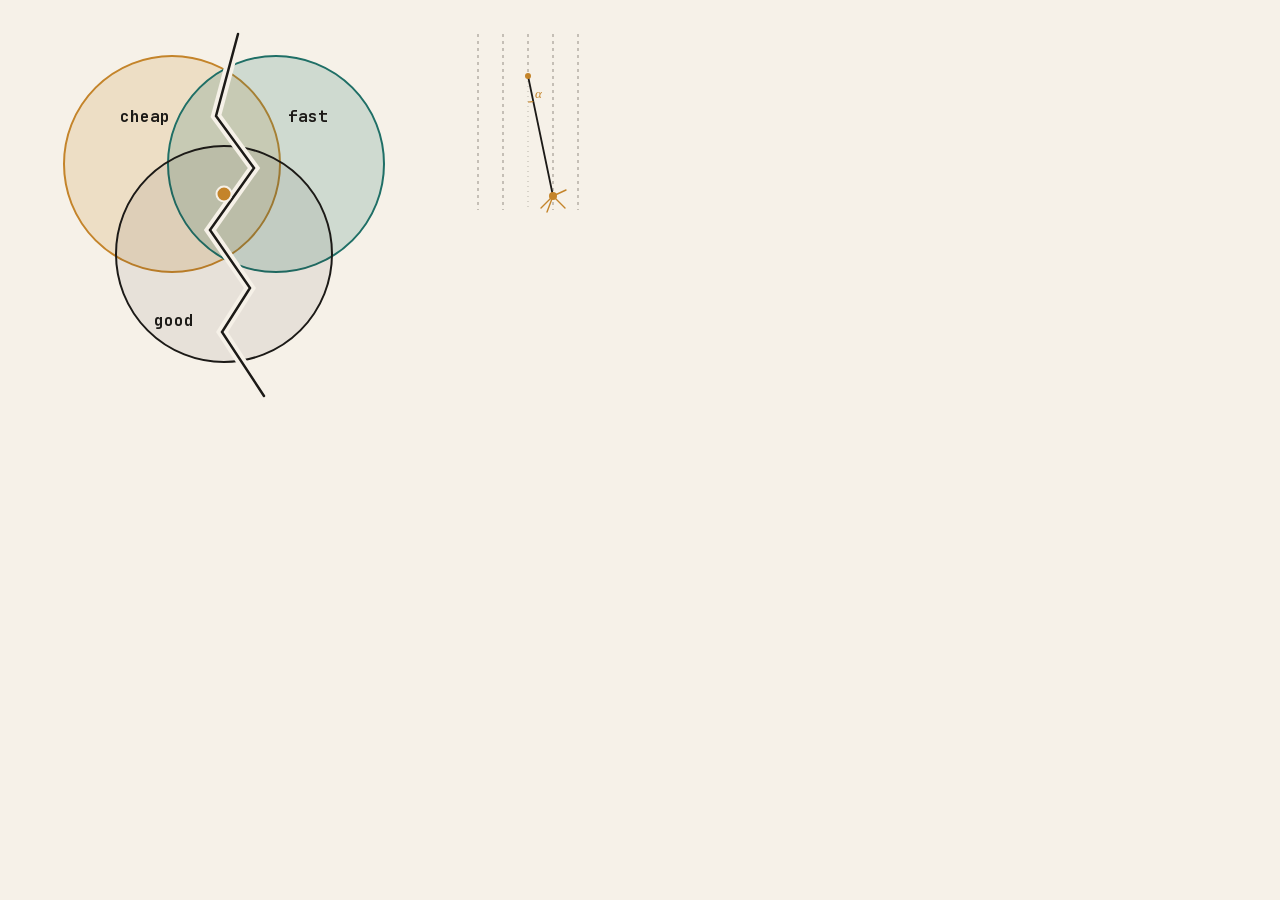
<file: tools/figures.html>
<!doctype html>
<html lang="en">
<head>
<meta charset="utf-8">
<title>Figures for docs/img</title>
<!--
  The source of the page's two figures. tools/shoot.mjs draws each one, light and dark,
  into docs/img as WebP, so search engines can index them as pictures (they don't index
  inline SVG). Edit the drawing here, then run: node tools/shoot.mjs
-->
<link rel="stylesheet" href="../docs/style.css">
<style>
  body { margin: 0; padding: 24px; display: flex; gap: 24px; align-items: start; }
  /* Drawn on a transparent ground, so the page's own colour shows through; shoot.mjs clears the body's. */
  .src { margin: 0; }
  .src svg { display: block; width: 100%; height: auto; }

  /* The old rule: three circles, cheap, fast and good, split by a lightning-bolt crack. */
  #venn { width: 400px; }
  #venn .s-cheap { fill: var(--amber); fill-opacity: .18; stroke: var(--amber); stroke-width: 2; }
  #venn .s-fast { fill: var(--accent); fill-opacity: .18; stroke: var(--accent); stroke-width: 2; }
  #venn .s-good { fill: var(--ink); fill-opacity: .07; stroke: var(--ink); stroke-width: 2; }
  #venn .crack-gap { fill: none; stroke: var(--paper); stroke-width: 10; stroke-linejoin: miter; stroke-linecap: round; }
  #venn .crack { fill: none; stroke: var(--ink); stroke-width: 2.5; stroke-linejoin: miter; stroke-linecap: round; }
  #venn .vl { font: 700 16px var(--mono); fill: var(--ink); }
  #venn .vdot { fill: var(--amber); stroke: var(--paper); stroke-width: 2; }

  /* Fig. 1 in the name entry: a small lean, a different landing. */
  #fig1 { width: 160px; }
  #fig1 .rain line { stroke: var(--muted); stroke-opacity: .55; stroke-width: 1.2; stroke-dasharray: 3 4; }
  #fig1 .ghost { stroke: var(--muted); stroke-opacity: .35; stroke-width: 1.2; stroke-dasharray: 1 4; }
  #fig1 .bend { stroke: var(--ink); stroke-width: 1.8; }
  #fig1 .arc { fill: none; stroke: var(--amber); stroke-width: 1.2; }
  #fig1 .fdot, #fig1 .hit { fill: var(--amber); }
  #fig1 .ticks line { stroke: var(--amber); stroke-width: 1.4; stroke-linecap: round; }
  #fig1 .flabel { font: italic 13px var(--serif); fill: var(--amber); }
</style>
</head>
<body>

<figure class="src" id="venn">
  <svg viewBox="0 0 400 380">
    <circle class="s-cheap" cx="148" cy="140" r="108"/>
    <circle class="s-fast" cx="252" cy="140" r="108"/>
    <circle class="s-good" cx="200" cy="230" r="108"/>
    <polyline class="crack-gap" points="214,10 192,92 230,144 186,206 226,264 198,308 240,372"/>
    <polyline class="crack" points="214,10 192,92 230,144 186,206 226,264 198,308 240,372"/>
    <text class="vl" x="96" y="98">cheap</text>
    <text class="vl" x="304" y="98" text-anchor="end">fast</text>
    <text class="vl" x="150" y="302" text-anchor="middle">good</text>
    <circle class="vdot" cx="200" cy="170" r="7.5"/>
  </svg>
</figure>

<figure class="src" id="fig1">
  <svg viewBox="0 0 160 210">
    <g class="rain">
      <line x1="30" y1="10" x2="30" y2="186"/>
      <line x1="55" y1="10" x2="55" y2="186"/>
      <line x1="105" y1="10" x2="105" y2="186"/>
      <line x1="130" y1="10" x2="130" y2="186"/>
      <line x1="80" y1="10" x2="80" y2="52"/>
    </g>
    <line class="ghost" x1="80" y1="52" x2="80" y2="186"/>
    <line class="bend" x1="80" y1="52" x2="105" y2="172"/>
    <path class="arc" d="M80 78 A26 26 0 0 0 85.3 77.5"/>
    <text class="flabel" x="87" y="74">α</text>
    <circle class="fdot" cx="80" cy="52" r="3"/>
    <g class="ticks">
      <line x1="105" y1="172" x2="93" y2="184"/>
      <line x1="105" y1="172" x2="117" y2="184"/>
      <line x1="105" y1="172" x2="118" y2="166"/>
      <line x1="105" y1="172" x2="99" y2="188"/>
    </g>
    <circle class="hit" cx="105" cy="172" r="4"/>
  </svg>
</figure>

</body>
</html>
</file>
<file: docs/style.css>
@font-face { font-family: "Fraunces"; src: url("fonts/fraunces.woff2") format("woff2"); font-weight: 300 900; font-style: normal; font-display: swap; }
@font-face { font-family: "Fraunces"; src: url("fonts/fraunces-italic.woff2") format("woff2"); font-weight: 300 900; font-style: italic; font-display: swap; }
@font-face { font-family: "JetBrains Mono"; src: url("fonts/jetbrains-mono.woff2") format("woff2"); font-weight: 400 700; font-style: normal; font-display: swap; }

:root {
  color-scheme: light;
  --paper: #f6f1e8;
  --card: #fffcf7;
  --ink: #1c1a17;
  --muted: #625c53;
  --line: #e2dacc;
  --accent: #1f6f66;
  --accent-strong: #185950;
  --on-accent: #f6f1e8;
  --amber: #c4842a;
  --amber-text: #946016;
  --edge: #867e73;
  --term: #1b1917;
  --term-ink: #e8e1d3;
  --term-dim: #8a8278;
  --shadow: 0 1px 2px rgba(28, 26, 23, .06), 0 12px 32px -18px rgba(28, 26, 23, .25);
  --serif: "Fraunces", Georgia, "Times New Roman", serif;
  --mono: "JetBrains Mono", ui-monospace, SFMono-Regular, Menlo, Consolas, monospace;
  --sans: -apple-system, BlinkMacSystemFont, "Segoe UI", Roboto, Helvetica, Arial, sans-serif;
}
@media (prefers-color-scheme: dark) {
  :root:not([data-theme="light"]) {
    color-scheme: dark;
    --paper: #131211;
    --card: #1b1917;
    --ink: #ebe5d8;
    --muted: #a39c90;
    --line: #2b2824;
    --accent: #5cb5a9;
    --accent-strong: #7fc9be;
    --on-accent: #0f1a18;
    --amber: #e2a650;
    --amber-text: #e2a650;
    --edge: #7a7368;
    --term: #0c0b0a;
    --term-ink: #e8e1d3;
    --term-dim: #8a8278;
    --shadow: 0 1px 2px rgba(0, 0, 0, .3), 0 12px 32px -18px rgba(0, 0, 0, .6);
  }
}
/* The header's switch can choose dark by hand: the same tokens as the block above. Keep the two in step. */
:root[data-theme="dark"] {
  color-scheme: dark;
  --paper: #131211;
  --card: #1b1917;
  --ink: #ebe5d8;
  --muted: #a39c90;
  --line: #2b2824;
  --accent: #5cb5a9;
  --accent-strong: #7fc9be;
  --on-accent: #0f1a18;
  --amber: #e2a650;
  --amber-text: #e2a650;
  --edge: #7a7368;
  --term: #0c0b0a;
  --term-ink: #e8e1d3;
  --term-dim: #8a8278;
  --shadow: 0 1px 2px rgba(0, 0, 0, .3), 0 12px 32px -18px rgba(0, 0, 0, .6);
}

* { box-sizing: border-box; }
html { scroll-behavior: smooth; scroll-padding-top: 76px; -webkit-text-size-adjust: 100%; }
html.still, html.paused { scroll-behavior: auto; }
body {
  margin: 0;
  background: var(--paper);
  color: var(--ink);
  font: 17px/1.55 var(--sans);
  -webkit-font-smoothing: antialiased;
  text-rendering: optimizeLegibility;
}
img, svg { max-width: 100%; }
a { color: var(--accent); text-decoration-thickness: 1px; text-underline-offset: .15em; }
a:hover { color: var(--accent-strong); }
h1, h2, h3, h4 { font-family: var(--serif); font-weight: 500; letter-spacing: -.01em; margin: 0; }
h1, h2 { text-wrap: balance; }
h2 { font-size: clamp(30px, 4vw, 44px); line-height: 1.08; margin-bottom: .35em; }
h3 { font-size: 21px; line-height: 1.25; font-weight: 600; }
h4 { font-size: 17px; line-height: 1.3; font-weight: 600; }
p { margin: 0 0 1em; }
code { font-family: var(--mono); }
.wrap { max-width: 1120px; margin: 0 auto; padding: 0 clamp(16px, 4vw, 40px); }
.skip { position: absolute; left: -999px; top: 8px; background: var(--card); color: var(--ink); padding: 8px 12px; border-radius: 8px; }
.skip:focus { left: 8px; z-index: 10; }
:focus-visible { outline: 2px solid var(--accent); outline-offset: 3px; }
.band :focus-visible { outline-color: var(--on-accent); }
.term :focus-visible { outline-color: var(--amber); }
.sr-only { position: absolute; width: 1px; height: 1px; margin: -1px; padding: 0; overflow: hidden; clip: rect(0 0 0 0); clip-path: inset(50%); white-space: nowrap; border: 0; }
.muted { color: var(--muted); }
.kicker { font-family: var(--mono); font-size: 12.5px; font-weight: 700; letter-spacing: .12em; text-transform: uppercase; color: var(--amber-text); margin-bottom: 16px; }
.lbl { font-family: var(--mono); font-size: 12px; font-weight: 700; letter-spacing: .12em; text-transform: uppercase; color: var(--amber-text); margin: 0 0 8px; }
.fine { font-size: 15px; color: var(--muted); margin: 0; }

/* The wordmark */
.brand { display: inline-flex; align-items: baseline; color: var(--ink); text-decoration: none; font-size: 22px; line-height: 1; white-space: nowrap; }
.brand:hover { color: var(--ink); }
.b-cli { font-family: var(--mono); font-weight: 700; letter-spacing: .02em; }
.b-n { font-family: var(--serif); font-style: italic; font-weight: 400; color: var(--muted); margin: 0 .16em; }
.b-amen { font-family: var(--serif); font-weight: 600; }
.b-co { font-family: var(--mono); font-size: .58em; margin-left: .4em; color: var(--accent); }
.brand-inline { white-space: nowrap; }

/* Header */
.top {
  position: sticky; top: 0; z-index: 5;
  background: color-mix(in srgb, var(--paper) 88%, transparent);
  -webkit-backdrop-filter: blur(12px); backdrop-filter: blur(12px);
  border-bottom: 1px solid var(--line);
}
.bar { display: flex; align-items: center; gap: 24px; min-height: 64px; }
.nav { display: flex; gap: 22px; margin-left: auto; font-size: 15px; }
.nav a { color: var(--muted); text-decoration: none; white-space: nowrap; }
.nav a:hover { color: var(--ink); }
.theme-toggle { display: inline-grid; place-items: center; flex: none; width: 40px; height: 40px; padding: 0; border: 1px solid var(--edge); border-radius: 50%; background: transparent; color: var(--ink); cursor: pointer; transition: background .15s, border-color .15s; }
.theme-toggle:hover { background: var(--card); border-color: var(--muted); }
.theme-toggle[hidden] { display: none; }
.theme-toggle svg { grid-area: 1 / 1; width: 19px; height: 19px; fill: none; stroke: currentColor; stroke-width: 1.7; stroke-linecap: round; stroke-linejoin: round; }
.theme-toggle .i-sun { display: none; }
:root[data-theme="dark"] .theme-toggle .i-sun { display: block; }
:root[data-theme="dark"] .theme-toggle .i-moon { display: none; }
@media (prefers-color-scheme: dark) {
  :root:not([data-theme="light"]) .theme-toggle .i-sun { display: block; }
  :root:not([data-theme="light"]) .theme-toggle .i-moon { display: none; }
}

/* Buttons */
.btn {
  display: inline-flex; align-items: center; justify-content: center;
  padding: 13px 22px; border-radius: 999px;
  background: var(--accent); color: var(--on-accent);
  font-weight: 600; font-size: 16px; line-height: 1.1; text-decoration: none;
  border: 1.5px solid transparent; transition: background .15s, transform .15s;
}
.btn:hover { background: var(--accent-strong); color: var(--on-accent); transform: translateY(-1px); }
.btn.small { padding: 10px 16px; font-size: 15px; }
.btn.ghost { background: transparent; color: var(--ink); border-color: var(--edge); }
.btn.ghost:hover { background: var(--card); color: var(--ink); border-color: var(--muted); }
.btn.light { background: var(--paper); color: var(--ink); }
.btn.light:hover { background: var(--card); color: var(--ink); }

/* Hero */
.hero { padding: clamp(40px, 7vw, 96px) 0 clamp(48px, 7vw, 96px); }
.hero-grid { display: grid; grid-template-columns: 1.1fr .9fr; gap: clamp(28px, 5vw, 72px); align-items: center; }
h1 { font-size: clamp(40px, 6vw, 72px); line-height: 1.02; font-weight: 500; letter-spacing: -.02em; margin-bottom: 22px; }
.lede { font-size: clamp(18px, 1.6vw, 21px); line-height: 1.5; color: var(--ink); max-width: 34em; margin-bottom: 26px; }
.cta { display: flex; flex-wrap: wrap; gap: 12px; align-items: center; margin-bottom: 18px; }

/* The window with the swerve */
.swerve { margin: 0; }
.term {
  background: var(--term); color: var(--term-ink);
  border-radius: 18px; box-shadow: var(--shadow);
  border: 1px solid rgba(255, 255, 255, .06);
  overflow: hidden; font-family: var(--mono); font-size: 14px;
}
.term-bar { display: flex; align-items: center; gap: 7px; padding: 12px 14px; border-bottom: 1px solid rgba(255, 255, 255, .07); }
.term-bar > span { width: 11px; height: 11px; border-radius: 50%; background: rgba(255, 255, 255, .14); }
.term-bar em { margin-left: auto; font-style: normal; color: var(--term-dim); font-size: 12px; }
.term-pause {
  display: inline-flex; align-items: center; gap: 6px; min-height: 26px; margin-left: 12px; padding: 3px 11px 3px 9px;
  font: 12px/1 var(--mono); color: var(--term-ink); background: rgba(255, 255, 255, .06);
  border: 1px solid var(--term-dim); border-radius: 999px; cursor: pointer;
}
.term-pause:hover { background: rgba(255, 255, 255, .14); }
.term-pause[hidden] { display: none; }
.term-pause svg { width: 10px; height: 10px; fill: currentColor; }
.term-pause .i-play, html.paused .term-pause .i-pause { display: none; }
html.paused .term-pause .i-play { display: inline; }
.atoms { display: block; width: 100%; height: clamp(230px, 32vw, 360px); }
.atoms circle { fill: var(--term-dim); }
.fall { animation: fall .5s linear infinite; }
@keyframes fall { to { transform: translateY(40px); } }
.trace { fill: none; stroke: var(--amber); stroke-opacity: .35; stroke-width: 1.2; stroke-dasharray: 2 5; }
.atom {
  fill: var(--amber) !important;
  offset-path: path("M200 -10 V60 C200 110 222 160 250 230 V410");
  animation: travel 6s linear infinite;
}
@keyframes travel { from { offset-distance: 0%; } to { offset-distance: 100%; } }
/* The cascade: a tiny swerve near the top, a huge impact across the window. */
.rays line { stroke: var(--amber); stroke-width: 1; stroke-opacity: 0; animation: rays 6s linear infinite; }
@keyframes rays {
  0%, 57% { stroke-opacity: 0; }
  62% { stroke-opacity: .3; }
  90%, 100% { stroke-opacity: 0; }
}
.burst circle { fill: var(--amber) !important; opacity: 0; animation: burst 6s ease-out infinite; }
.burst .g2 { animation-name: burst2; }
@keyframes burst {
  0%, 57% { opacity: 0; transform: translate(0, 0); }
  59% { opacity: 1; }
  86% { opacity: 0; transform: translate(var(--dx), var(--dy)); }
  100% { opacity: 0; transform: translate(var(--dx), var(--dy)); }
}
@keyframes burst2 {
  0%, 62% { opacity: 0; transform: translate(0, 0); }
  64% { opacity: .9; }
  92% { opacity: 0; transform: translate(var(--dx), var(--dy)); }
  100% { opacity: 0; transform: translate(var(--dx), var(--dy)); }
}
.term-lines { padding: 14px 18px 18px; }
.term-lines p { margin: 0; }
.term-dim { color: var(--term-dim); letter-spacing: .04em; }
.term-err { color: var(--term-dim); text-decoration: line-through; text-decoration-color: var(--amber); text-decoration-thickness: 1.5px; margin-top: 4px !important; }
.term-out { font-family: var(--serif); font-style: italic; font-size: 22px; color: var(--amber); margin-top: 4px !important; }

html.still .fall, html.still .atom, html.still .burst circle, html.still .rays line,
html.paused .fall, html.paused .atom, html.paused .burst circle, html.paused .rays line { animation: none; }
html.still .atom, html.paused .atom { offset-distance: 58%; }
html.still .burst circle, html.paused .burst circle { opacity: .75; transform: translate(var(--dx), var(--dy)); }
html.still .rays line, html.paused .rays line { stroke-opacity: .3; }
@media (prefers-reduced-motion: reduce) {
  .term-pause { display: none; }
  .fall, .atom, .burst circle, .rays line { animation: none; }
  .atom { offset-distance: 58%; }
  .burst circle { opacity: .75; transform: translate(var(--dx), var(--dy)); }
  .rays line { stroke-opacity: .3; }
  html { scroll-behavior: auto; }
}

/* Sections */
section { padding: clamp(52px, 8vw, 104px) 0; }
section + section { border-top: 1px solid var(--line); }
#compare, #terms { scroll-margin-top: 8px; }
.intro { font-size: clamp(17px, 1.5vw, 20px); color: var(--muted); max-width: 40em; margin-bottom: 36px; }
.cards { list-style: none; margin: 0; padding: 0; display: grid; gap: 16px; grid-template-columns: repeat(auto-fit, minmax(250px, 1fr)); }
.cards li { background: var(--card); border: 1px solid var(--line); border-radius: 16px; padding: 24px; box-shadow: var(--shadow); }
.cards h3 { margin: 6px 0 8px; }
.cards p { margin: 0; color: var(--muted); font-size: 16px; }
.cards .lbl { margin-bottom: 4px; }
.fit { margin-top: 28px; color: var(--muted); font-size: 16px; max-width: 48em; }

/* Pick three: the Venn diagram with the crack, and the price comparison */
.three-grid { display: grid; grid-template-columns: 1.1fr .9fr; gap: clamp(28px, 5vw, 64px); align-items: center; margin-bottom: 40px; }
.three-copy .intro { margin-bottom: 0; }
.venn { margin: 0; justify-self: center; width: 100%; max-width: 420px; text-align: center; }
/* The Venn diagram and Fig. 1 are pictures drawn from tools/figures.html (node tools/shoot.mjs), so search engines index them. */
.venn img, .fig img { display: block; width: 100%; height: auto; }
.venn figcaption { font-family: var(--mono); font-size: 14px; color: var(--muted); margin-top: 10px; }
.venn figcaption s { text-decoration-color: var(--amber); text-decoration-thickness: 1.5px; margin-right: 8px; }
.compare { margin-top: 36px; }
.compare h3 { margin-bottom: 12px; }
.compare table { width: 100%; border-collapse: collapse; font-size: 15.5px; }
.compare thead th { text-align: left; font-family: var(--mono); font-weight: 700; font-size: 12px; letter-spacing: .06em; text-transform: uppercase; color: var(--muted); padding: 0 12px 10px 0; border-bottom: 2px solid var(--ink); }
.compare td, .compare tbody th { text-align: left; vertical-align: top; padding: 12px 12px 12px 0; border-bottom: 1px solid var(--line); color: var(--muted); }
.compare tbody th { color: var(--ink); font-weight: 600; }
.compare td:last-child { color: var(--ink); font-family: var(--mono); font-size: 14px; }
.compare .fine { margin-top: 12px; }

/* What we do: three service lines */
.whatdo .intro { margin-bottom: 8px; }
.line { display: grid; grid-template-columns: .95fr 1.05fr; gap: clamp(24px, 5vw, 64px); align-items: center; padding: clamp(32px, 4vw, 48px) 0; border-top: 1px solid var(--line); }
.line:first-of-type { border-top: 0; }
#automations { align-items: start; }
.line-copy h3 { font-size: clamp(24px, 2.4vw, 30px); margin-bottom: 12px; }
.line-copy p { color: var(--muted); font-size: 16.5px; max-width: 36em; }
.line-copy p b { color: var(--ink); }
.line-price { font-family: var(--mono); color: var(--ink) !important; font-size: 14px !important; margin: 4px 0 0 !important; }
.line-price b { font-size: 28px; font-weight: 700; letter-spacing: -.02em; margin-right: 6px; }
.line-price span { display: block; color: var(--muted); margin-top: 2px; }
.mini-cards { list-style: none; margin: 0; padding: 0; display: grid; gap: 12px; grid-template-columns: repeat(2, 1fr); }
.mini-cards li { background: var(--card); border: 1px solid var(--line); border-radius: 14px; padding: 16px 18px; }
.mini-cards svg { width: 24px; height: 24px; fill: none; stroke: var(--accent); stroke-width: 1.6; stroke-linecap: round; stroke-linejoin: round; display: block; margin-bottom: 10px; }
.mini-cards h4 { margin-bottom: 4px; }
.mini-cards p { margin: 0; color: var(--muted); font-size: 14.5px; line-height: 1.45; }
.proof { margin: 0; justify-self: center; text-align: center; }
.phone { width: 250px; padding: 10px; border-radius: 34px; background: var(--term); box-shadow: var(--shadow); margin: 0 auto; }
.phone img { display: block; width: 100%; height: auto; border-radius: 26px; }
.proof figcaption, .checkout-fig figcaption { font-family: var(--mono); font-size: 13px; color: var(--muted); margin-top: 12px; }
.checkout-fig { margin: 0; justify-self: center; text-align: center; }
.checkout { width: 300px; max-width: 100%; margin: 0 auto; background: var(--term); color: var(--term-ink); border-radius: 26px; padding: 20px 18px 16px; box-shadow: var(--shadow); text-align: left; font-family: var(--mono); }
.co-head { display: flex; justify-content: space-between; font-size: 12px; color: var(--term-dim); margin-bottom: 14px; }
.co-total { font-family: var(--serif); font-size: 44px; font-weight: 600; letter-spacing: -.02em; line-height: 1; margin: 0 0 16px; }
.co-total small { display: block; font-family: var(--mono); font-size: 11px; letter-spacing: .12em; text-transform: uppercase; color: var(--term-dim); margin-bottom: 6px; }
.co-tenders { list-style: none; margin: 0 0 14px; padding: 0; display: grid; grid-template-columns: repeat(2, 1fr); gap: 8px; }
.co-tenders li { border: 1px solid rgba(255, 255, 255, .14); border-radius: 10px; padding: 10px 12px; font-size: 13px; }
.co-tenders li:first-child { background: var(--amber); color: #1b1917; border-color: var(--amber); font-weight: 700; }
.co-foot { font-size: 11px; color: var(--term-dim); margin: 0; }

/* The math on one chore */
.math-grid { display: grid; grid-template-columns: 1.1fr .9fr; gap: clamp(28px, 5vw, 64px); align-items: center; }
.math .intro { margin-bottom: 14px; }
.calc { background: var(--card); border: 1px solid var(--line); border-radius: 16px; padding: 24px; box-shadow: var(--shadow); display: grid; gap: 14px; }
.calc label { display: grid; gap: 6px; font-size: 14px; color: var(--muted); }
.calc input { font: 700 22px var(--mono); color: var(--ink); background: var(--paper); border: 1px solid var(--edge); border-radius: 10px; padding: 10px 12px; width: 100%; }
.calc input:focus { outline: 2px solid var(--accent); outline-offset: 1px; }
.calc-out { margin: 4px 0 0; font-size: 17px; color: var(--muted); }
.calc-out b { text-wrap: balance; color: var(--ink); font-family: var(--serif); font-size: 22px; display: block; margin-bottom: 4px; }

/* Pricing */
.offer-cards { grid-template-columns: repeat(4, 1fr); }
.offer-cards li { display: flex; flex-direction: column; gap: 10px; position: relative; }
.offer-cards li.lead { border-color: var(--accent); }
.offer-cards .tag { position: absolute; top: -12px; left: 20px; background: var(--accent); color: var(--on-accent); font-family: var(--mono); font-size: 12px; padding: 4px 10px; border-radius: 999px; }
.offer-cards h3 { margin: 0; }
.price { font-family: var(--mono); color: var(--ink) !important; display: flex; flex-wrap: wrap; align-items: baseline; column-gap: 10px; row-gap: 2px; margin: 0 0 6px !important; }
.price .num { font-size: 34px; font-weight: 700; letter-spacing: -.02em; line-height: 1; }
.price .founding, .price .per { font-size: 13px; color: var(--amber-text); font-weight: 700; }
.price .std { flex-basis: 100%; font-size: 13px; color: var(--muted); }
.offer-cards .btn { margin-top: auto; align-self: flex-start; }
.notes { display: grid; gap: 16px; grid-template-columns: repeat(auto-fit, minmax(260px, 1fr)); margin-top: 28px; }
.notes div { padding: 22px 24px; border-left: 3px solid var(--amber); background: color-mix(in srgb, var(--card) 60%, transparent); border-radius: 0 12px 12px 0; }
.notes h3 { font-size: 18px; margin-bottom: 6px; }
.notes p { margin: 0; color: var(--muted); font-size: 16px; }
.notes .has-stamp { position: relative; padding-right: 124px; }
.stamp { position: absolute; right: 14px; top: 50%; width: 92px; height: 92px; transform: translateY(-50%) rotate(-12deg); color: var(--amber); opacity: .9; }
.stamp-ring { font: 700 8.5px var(--mono); fill: currentColor; letter-spacing: .08em; }
.stamp-word { font: 700 13px var(--mono); fill: currentColor; }

/* How it works */
.steps { list-style: none; margin: 0 0 32px; padding: 0; display: grid; gap: 24px; grid-template-columns: repeat(auto-fit, minmax(240px, 1fr)); }
.steps li { padding-top: 16px; border-top: 2px solid var(--ink); }
.steps code { color: var(--amber-text); font-size: 13px; }
.steps h3 { margin: 10px 0 8px; }
.steps p { margin: 0; color: var(--muted); font-size: 16px; }
.plain { max-width: 46em; font-size: 17px; }
.plain p { margin-bottom: .8em; }

/* The founder */
.owner-grid { display: grid; grid-template-columns: .85fr 1.15fr; grid-template-areas: "card head" "card body"; column-gap: clamp(28px, 5vw, 72px); row-gap: 0; align-items: start; }
.owner-head { grid-area: head; }
.owner-body { grid-area: body; }
.founder-card { grid-area: card; margin: 0; position: sticky; top: 88px; background: var(--card); border: 1px solid var(--line); border-radius: 18px; padding: 28px 24px 22px; box-shadow: var(--shadow); }
.portrait { display: block; width: 220px; height: 220px; border-radius: 50%; object-fit: cover; margin: 0 auto 22px; border: 4px solid var(--paper); box-shadow: var(--shadow); }
.glance { margin: 0; display: grid; grid-template-columns: auto 1fr; gap: 10px 16px; font-size: 15px; }
.glance dt { font-family: var(--mono); font-size: 11.5px; letter-spacing: .1em; text-transform: uppercase; color: var(--amber-text); padding-top: 3px; }
.glance dd { margin: 0; color: var(--ink); }
.owner h2 { margin-bottom: 14px; }
.owner .intro { margin-bottom: 24px; }
.proof-list { list-style: none; margin: 0 0 24px; padding: 0; display: grid; gap: 16px; }
.proof-list li { padding-left: 18px; border-left: 2px solid var(--amber); color: var(--muted); font-size: 16px; }
.proof-list li b { text-wrap: balance; color: var(--ink); display: block; font-family: var(--serif); font-size: 19px; font-weight: 600; margin-bottom: 2px; }
.pull { margin: 0 0 24px; padding: 18px 22px; background: var(--card); border: 1px solid var(--line); border-radius: 14px; font-family: var(--serif); font-style: italic; font-size: clamp(19px, 1.7vw, 23px); line-height: 1.35; }
.pull cite { display: block; font-family: var(--mono); font-style: normal; font-size: 12.5px; color: var(--muted); margin-top: 8px; }
.plinks { display: flex; flex-wrap: wrap; gap: 10px 22px; font-family: var(--mono); font-size: 14px; margin: 0; }

/* Who it's for */
.who-grid { display: grid; grid-template-columns: 1fr 1.4fr; gap: clamp(24px, 5vw, 64px); align-items: start; }
.who-list { list-style: none; margin: 0; padding: 0; border-top: 1px solid var(--line); }
.who-list li { display: grid; grid-template-columns: 1fr 1.3fr; gap: 16px; padding: 14px 0; border-bottom: 1px solid var(--line); font-size: 16px; }
.who-list span { color: var(--muted); }

/* The name */
.entry { max-width: 44em; background: var(--card); border: 1px solid var(--line); border-radius: 16px; padding: clamp(22px, 4vw, 40px); box-shadow: var(--shadow); font-family: var(--serif); font-size: clamp(18px, 1.5vw, 20px); line-height: 1.5; }
.headword { display: flex; flex-wrap: wrap; align-items: baseline; gap: 10px 14px; margin-bottom: 4px; }
.hw { font-size: clamp(34px, 4vw, 46px); font-weight: 600; letter-spacing: -.01em; line-height: 1; }
.ipa, .pos, .pl { font-family: var(--mono); font-size: 14px; color: var(--muted); }
.pos { font-style: italic; font-family: var(--serif); font-size: 17px; }
.etym { color: var(--muted); font-size: 17px; margin-bottom: 18px; }
.senses { margin: 0 0 20px; padding-left: 1.4em; }
.senses li { margin-bottom: 12px; padding-left: .3em; }
.senses li::marker { font-family: var(--mono); font-size: 14px; color: var(--amber-text); }
.sayit { border-top: 1px solid var(--line); padding-top: 18px; margin: 0; font-family: var(--sans); font-size: 16px; color: var(--muted); }
.sayit .label { font-family: var(--mono); font-size: 12.5px; color: var(--amber-text); text-transform: uppercase; letter-spacing: .08em; margin-right: 10px; }
.sayit .brand-inline { color: var(--ink); font-size: 20px; margin-right: 8px; }
.fig { float: right; width: 170px; margin: 0 0 12px 24px; text-align: center; }
.fig figcaption { font-family: var(--mono); font-size: 11px; color: var(--muted); margin-top: 6px; line-height: 1.3; }

/* Your data */
.data-list { max-width: 48em; margin: 0; display: grid; gap: 8px 32px; grid-template-columns: 1fr; }
.data-list dt { font-family: var(--serif); font-weight: 600; font-size: 20px; margin-top: 10px; }
.data-list dd { margin: 0 0 12px; color: var(--muted); font-size: 16px; }

/* Questions: one line each, opened in place */
.faq-list { max-width: 50em; border-top: 1px solid var(--line); }
.faq-list details { border-bottom: 1px solid var(--line); }
.faq-list summary { display: flex; align-items: baseline; justify-content: space-between; gap: 20px; padding: 18px 0; cursor: pointer; list-style: none; }
.faq-list summary::-webkit-details-marker { display: none; }
.faq-list summary::after { content: "+"; flex: none; font: 700 20px/1 var(--mono); color: var(--amber-text); }
.faq-list details[open] summary::after { content: "\2212"; }
.faq-list summary:hover h3 { color: var(--accent); }
.faq-list summary h3 { font-size: clamp(18px, 1.7vw, 21px); }
.faq-list .a { padding: 0 44px 20px 0; color: var(--muted); font-size: 16.5px; max-width: 44em; }
.faq-list .a p { margin: 0; }

/* The closing band */
.band { background: var(--accent); color: var(--on-accent); border-top: 0 !important; }
.band h2 { color: var(--on-accent); }
.band p { color: var(--on-accent); opacity: .9; margin: 0; font-size: 18px; }
.band-grid { display: grid; grid-template-columns: 1.2fr 1fr; gap: 32px; align-items: center; }
.band .cta { margin: 0; flex-direction: column; align-items: flex-start; gap: 10px; }
.band .write { color: var(--on-accent); font-size: 15px; }

/* Footer */
.foot { padding: 36px 0 48px; font-size: 15px; color: var(--muted); }
.foot-grid { display: grid; gap: 10px; }
.foot .brand { font-size: 20px; }
.foot p { margin: 0; }
.foot a { color: var(--muted); }
.foot a:hover { color: var(--ink); }

/* Share card and icon, drawn only for the screenshots */
body.og > :not(.ogcard), body.icon > :not(.iconcard) { display: none !important; }
body.og .ogcard {
  display: flex !important; flex-direction: column; justify-content: center;
  width: 1200px; height: 630px; padding: 72px 80px; background: var(--term); color: var(--term-ink);
  background-image: radial-gradient(circle at 92% 18%, rgba(196, 132, 42, .28), transparent 42%);
}
.ogcard p { margin: 0; }
.og-brand { font-size: 56px; line-height: 1; margin-bottom: 44px !important; display: flex; align-items: baseline; }
.og-brand .b-n { color: var(--term-dim); }
.og-brand .b-co { color: var(--amber); }
.og-line { font-family: var(--serif); font-size: 76px; font-weight: 500; letter-spacing: -.02em; line-height: 1.04; margin-bottom: 28px !important; max-width: 11em; }
.og-sub { font-size: 28px; color: var(--term-dim); margin-bottom: 52px !important; max-width: 30em; }
.og-url { font-family: var(--mono); font-size: 26px; color: var(--amber); }
body.icon .iconcard { display: block !important; width: 180px; height: 180px; }
body.icon .iconcard svg { display: block; width: 180px; height: 180px; }
body.og, body.icon { background: var(--term); }

/* Phones and small screens */
@media (max-width: 1099px) {
  .nav { gap: 14px; font-size: 14px; }
}
/* Six section links, the theme switch and Book fit on one line from 1011 px. */
@media (max-width: 1029px) {
  .nav { display: none; }
  .btn.small { margin-left: auto; }
  .theme-toggle { margin-left: auto; }
  .theme-toggle:not([hidden]) + .btn.small { margin-left: 0; }
}
@media (max-width: 1000px) {
  .offer-cards { grid-template-columns: repeat(2, 1fr); }
}
@media (max-width: 900px) {
  .hero-grid, .who-grid, .band-grid, .three-grid, .owner-grid, .math-grid, .line { grid-template-columns: 1fr; }
  .founder-card { position: static; }
  .owner-grid { grid-template-areas: "head" "card" "body"; row-gap: 24px; }
  .portrait { width: 180px; height: 180px; }
  .atoms { height: 240px; }
  .venn { max-width: 340px; }
  .proof, .checkout-fig { justify-self: start; text-align: left; }
  .phone, .checkout { margin: 0; }
}
@media (max-width: 760px) {
  .nav { display: none; }
  .bar { gap: 12px; min-height: 58px; flex-wrap: wrap; }
  .btn.small { margin-left: auto; }
  .theme-toggle { margin-left: auto; }
  .theme-toggle:not([hidden]) + .btn.small { margin-left: 0; }
  .btn.small .long { position: absolute; width: 1px; height: 1px; overflow: hidden; clip-path: inset(50%); white-space: nowrap; }
  body { font-size: 16px; }
  .cards li { padding: 20px; }
  .who-list li { grid-template-columns: 1fr; gap: 2px; }
  .headword { gap: 6px 10px; }
  .cta .btn { width: 100%; }
  .band .cta .btn { width: auto; }
}
@media (max-width: 700px) {
  .compare thead { display: none; }
  .compare tr { display: block; padding: 12px 0; border-bottom: 1px solid var(--line); }
  .compare td, .compare tbody th { display: block; border: 0; padding: 2px 0; }
  .compare td::before { content: attr(data-label); display: block; font-family: var(--mono); font-size: 11.5px; letter-spacing: .06em; text-transform: uppercase; color: var(--muted); margin-top: 6px; }
}
@media (max-width: 560px) {
  .offer-cards, .mini-cards { grid-template-columns: 1fr; }
  .notes .has-stamp { padding-right: 24px; padding-bottom: 104px; }
  .stamp { top: auto; bottom: 10px; transform: rotate(-12deg); }
  .fig { float: none; width: 130px; margin: 0 auto 16px; }
  .faq-list .a { padding-right: 0; }
  .glance { grid-template-columns: 1fr; gap: 2px 0; }
  .glance dd { margin-bottom: 8px; }
}
@media (max-width: 400px) {
  .theme-toggle { width: 36px; height: 36px; }
  .brand { font-size: 19px; }
  .price .num { font-size: 30px; }
}

/* Products: the home page's cards, and each product's own page in docs/products/ */
.product-cards { grid-template-columns: repeat(auto-fit, minmax(270px, 1fr)); }
.product-cards li { position: relative; display: flex; flex-direction: column; gap: 10px; transition: border-color .15s, transform .15s; }
.product-cards li:hover { border-color: var(--accent); transform: translateY(-2px); }
.product-cards h3 { margin: 0; font-size: 25px; }
.p-icon { display: block; width: 34px; height: 34px; fill: none; stroke: var(--accent); stroke-width: 1.5; stroke-linecap: round; stroke-linejoin: round; }
.status { align-self: flex-start; width: fit-content; margin: 0; padding: 3px 11px; border: 1px solid currentColor; border-radius: 999px; font: 700 12px/1.5 var(--mono); letter-spacing: .04em; }
.cards .status.live, .status.live { color: var(--accent); }
.cards .status.soon, .status.soon { color: var(--amber-text); }
.product-cards .more { margin-top: auto; padding-top: 4px; }
.more a { font-weight: 600; text-decoration: none; }
.more a:hover { text-decoration: underline; }
/* The whole card takes the click; the link's own text keeps the focus ring. */
.more a::after { content: ""; position: absolute; inset: 0; }
@media (prefers-reduced-motion: reduce) {
  .product-cards li { transition: none; }
  .product-cards li:hover { transform: none; }
}

.crumbs { padding-top: 18px; }
.crumbs ol { list-style: none; margin: 0; padding: 0; display: flex; flex-wrap: wrap; font: 13px/1.5 var(--mono); color: var(--muted); }
.crumbs li + li::before { content: "/"; margin: 0 10px; }
.crumbs a, .crumbs span { display: inline-block; padding: 4px 0; }
.crumbs a { color: var(--muted); }
.crumbs a:hover { color: var(--ink); }
.crumbs [aria-current] { color: var(--ink); }

.p-hero { padding-top: clamp(20px, 4vw, 48px); }
.p-hero-grid { display: grid; grid-template-columns: 1fr 1fr; gap: clamp(28px, 5vw, 72px); align-items: center; }
.p-hero h1 { font-size: clamp(54px, 7.5vw, 92px); margin: 16px 0 8px; }
.p-hero h1.p-long { font-size: clamp(38px, 5vw, 62px); margin-bottom: 20px; }
.p-pitch { font-family: var(--serif); font-size: clamp(23px, 2.4vw, 30px); line-height: 1.2; letter-spacing: -.01em; text-wrap: balance; margin-bottom: 16px; }
.p-fig { margin: 0; justify-self: center; text-align: center; min-width: 0; max-width: 100%; }
.p-fig figcaption { font-family: var(--mono); font-size: 13px; color: var(--muted); margin-top: 12px; }
.p-shot { display: block; width: 100%; height: auto; border-radius: 14px; border: 1px solid var(--line); box-shadow: var(--shadow); }
.p-split { display: grid; grid-template-columns: 1.1fr .9fr; gap: clamp(28px, 5vw, 64px); align-items: center; }
.p-benefits { grid-template-columns: repeat(auto-fit, minmax(280px, 1fr)); }
.p-more h2 { font-size: clamp(26px, 3vw, 34px); margin-bottom: 24px; }
.p-install pre { margin: 0; padding: 18px 20px 22px; white-space: pre-wrap; overflow-wrap: anywhere; font-size: 14.5px; line-height: 1.6; }
.p-install code { color: var(--term-ink); }
.notes code, .intro code { font-size: .9em; }
/* Mycylic: a terminal in the hero, a wide screenshot, and status pills in the notes */
.p-term { width: 100%; }
.p-term .term { text-align: left; }
.p-big figcaption { max-width: 60em; margin-left: auto; margin-right: auto; }
.notes .status { font-size: 12px; margin: 0 0 10px; }
/* Six products on the home page: the three out now over the three on the way; one column when narrow */
.products .product-cards { grid-template-columns: 1fr; }
@media (min-width: 880px) {
  .products .product-cards { grid-template-columns: repeat(3, 1fr); }
}
/* What’s that muscle?: its phone screenshots, at a phone’s width */
.p-phone { width: min(100%, 320px); }
.p-phone .p-shot { border-radius: 24px; }
.p-phone figcaption { text-align: left; }

/* Sketches of product screens, drawn in the same dark glass as Canopy's charge screen */
.phones { display: flex; flex-wrap: wrap; align-items: flex-start; justify-content: center; gap: 14px; }
.phones .checkout { width: 232px; margin: 0; padding: 18px 16px 14px; }
.phones .co-head { flex-direction: column; gap: 2px; }
.co-qr { display: flex; align-items: center; gap: 12px; margin: 0 0 14px; font-size: 11.5px; line-height: 1.4; color: var(--term-dim); }
.co-qr svg { flex: none; width: 84px; height: 84px; padding: 4px; background: var(--term-ink); border-radius: 8px; fill: #1b1917; }
.co-lines, .co-rows { list-style: none; margin: 0 0 14px; padding: 0; font-size: 12.5px; }
.co-lines li { display: flex; justify-content: space-between; gap: 10px; padding: 7px 0; border-bottom: 1px solid rgba(255, 255, 255, .1); }
.co-rows li { display: grid; grid-template-columns: 1fr auto; gap: 2px 10px; padding: 9px 0; border-bottom: 1px solid rgba(255, 255, 255, .1); }
.co-rows em { grid-column: 1 / -1; font-style: normal; font-size: 11px; color: var(--term-dim); }
.co-sum { font-size: 36px !important; margin-bottom: 12px !important; }
.q-title { font-family: var(--serif); font-size: 21px; line-height: 1.2; margin: 0 0 12px; }
.q-title b { font: 700 12px/1 var(--mono); background: var(--amber); color: #1b1917; border-radius: 999px; padding: 3px 8px; margin-left: 6px; vertical-align: 3px; }
.q-list { list-style: none; margin: 0 0 14px; padding: 0; display: grid; gap: 10px; }
.q-list li { border: 1px solid rgba(255, 255, 255, .14); border-radius: 12px; padding: 10px 12px 12px; }
.q-list p { margin: 4px 0 9px; font: 13.5px/1.4 var(--sans); color: var(--term-ink); }
.q-ch { font-size: 11px; letter-spacing: .08em; text-transform: uppercase; color: var(--term-dim); }
.q-act { display: inline-block; font-size: 11.5px; font-weight: 700; background: var(--amber); color: #1b1917; border-radius: 999px; padding: 4px 10px; }
.q-sketch { width: 320px; }

@media (max-width: 900px) {
  .p-hero-grid, .p-split { grid-template-columns: 1fr; }
  .p-fig { justify-self: start; text-align: left; }
  .phones { justify-content: flex-start; }
}

/* Sites we've made: the gallery under Websites in "What we do" */
.sites { padding: 4px 0 clamp(36px, 4vw, 52px); }
.sites-title { font-size: clamp(22px, 2.2vw, 26px); margin-bottom: 18px; }
.site-cards { grid-template-columns: repeat(auto-fit, minmax(270px, 1fr)); margin-bottom: 14px; }
.site-cards li { position: relative; display: flex; flex-direction: column; gap: 10px; padding: 0 0 22px; transition: border-color .15s, transform .15s; }
.site-cards li:hover { border-color: var(--accent); transform: translateY(-2px); }
.site-cards img { display: block; width: 100%; height: auto; border-radius: 15px 15px 0 0; border-bottom: 1px solid var(--line); margin-bottom: 6px; }
.site-cards li > :not(img) { margin-left: 22px; margin-right: 22px; }
.site-cards h4 { font-size: 19px; line-height: 1.3; }
.site-cards .more { margin-top: auto; padding-top: 4px; }
@media (prefers-reduced-motion: reduce) {
  .site-cards li { transition: none; }
  .site-cards li:hover { transform: none; }
}
.cards .status { font-size: 12px; }
.p-wide { grid-template-columns: .8fr 1.2fr; }
@media (max-width: 900px) {
  .p-wide { grid-template-columns: 1fr; }
}
</file>
